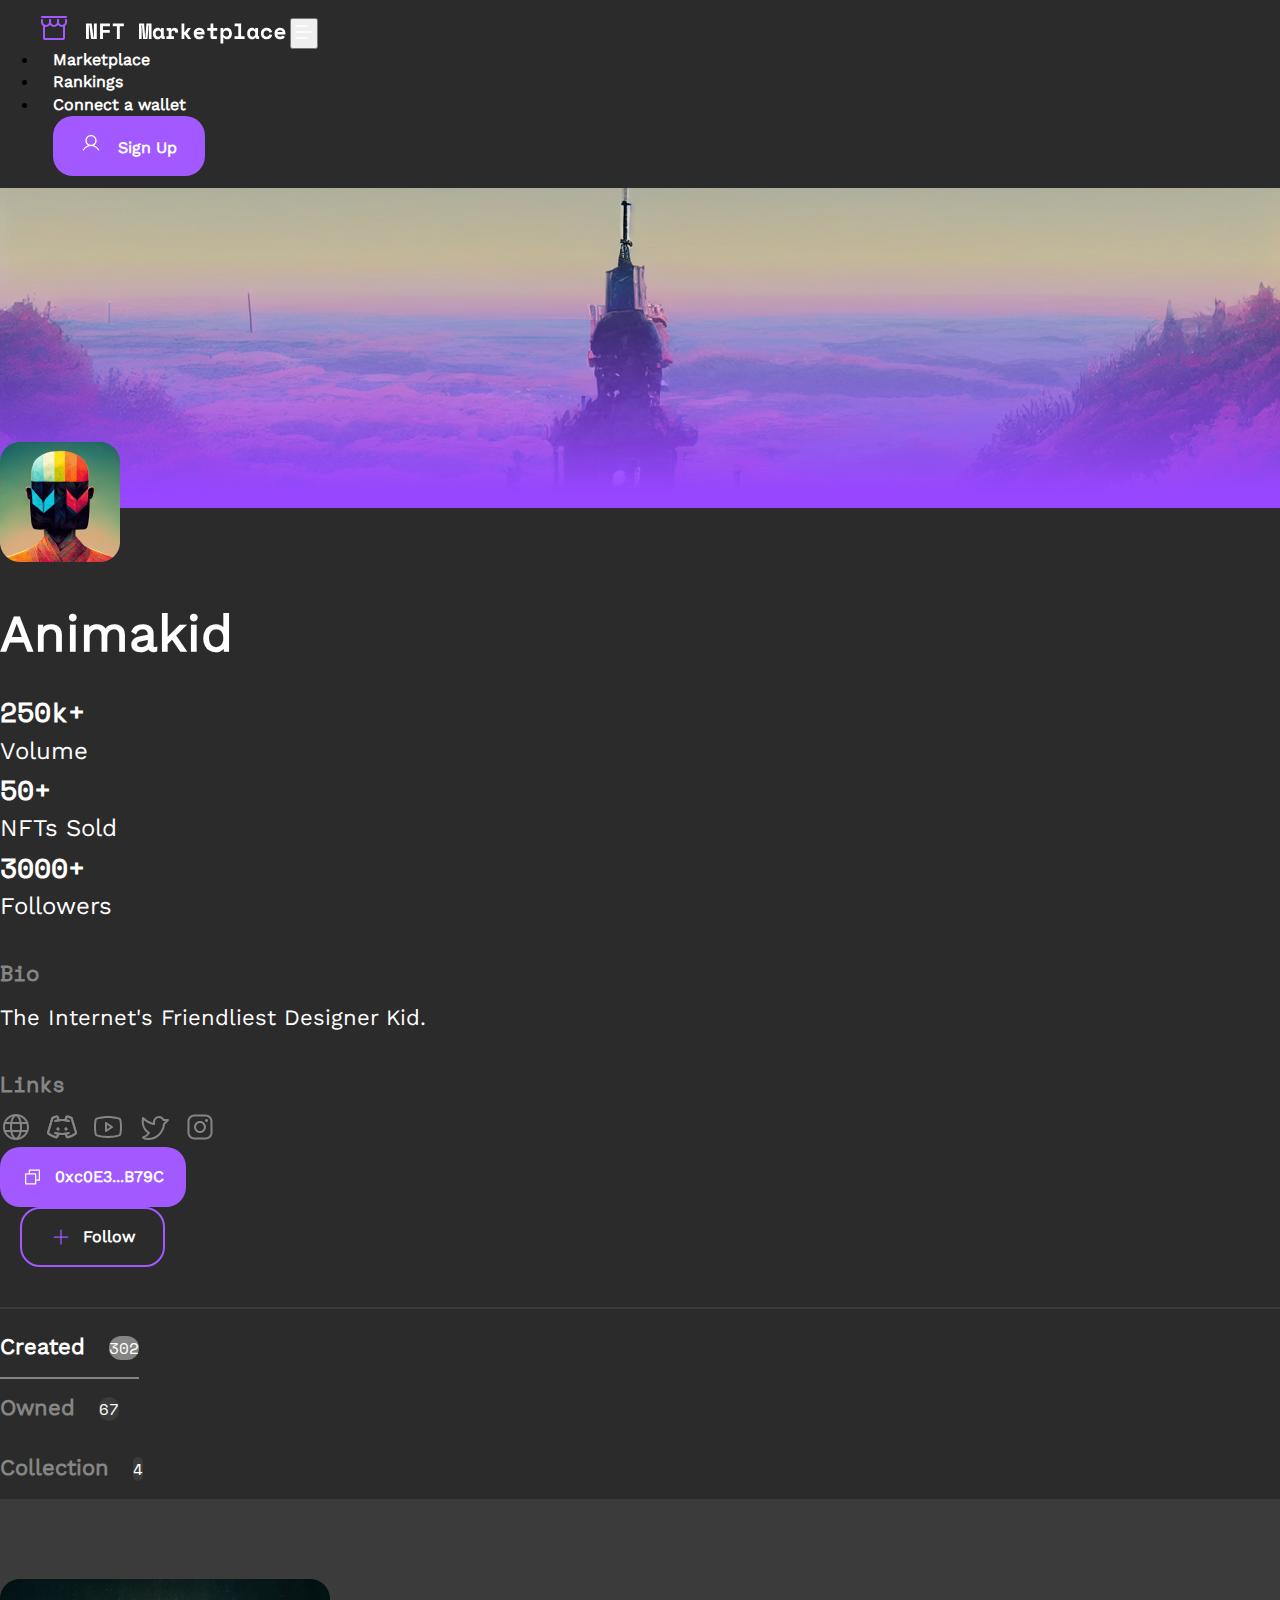
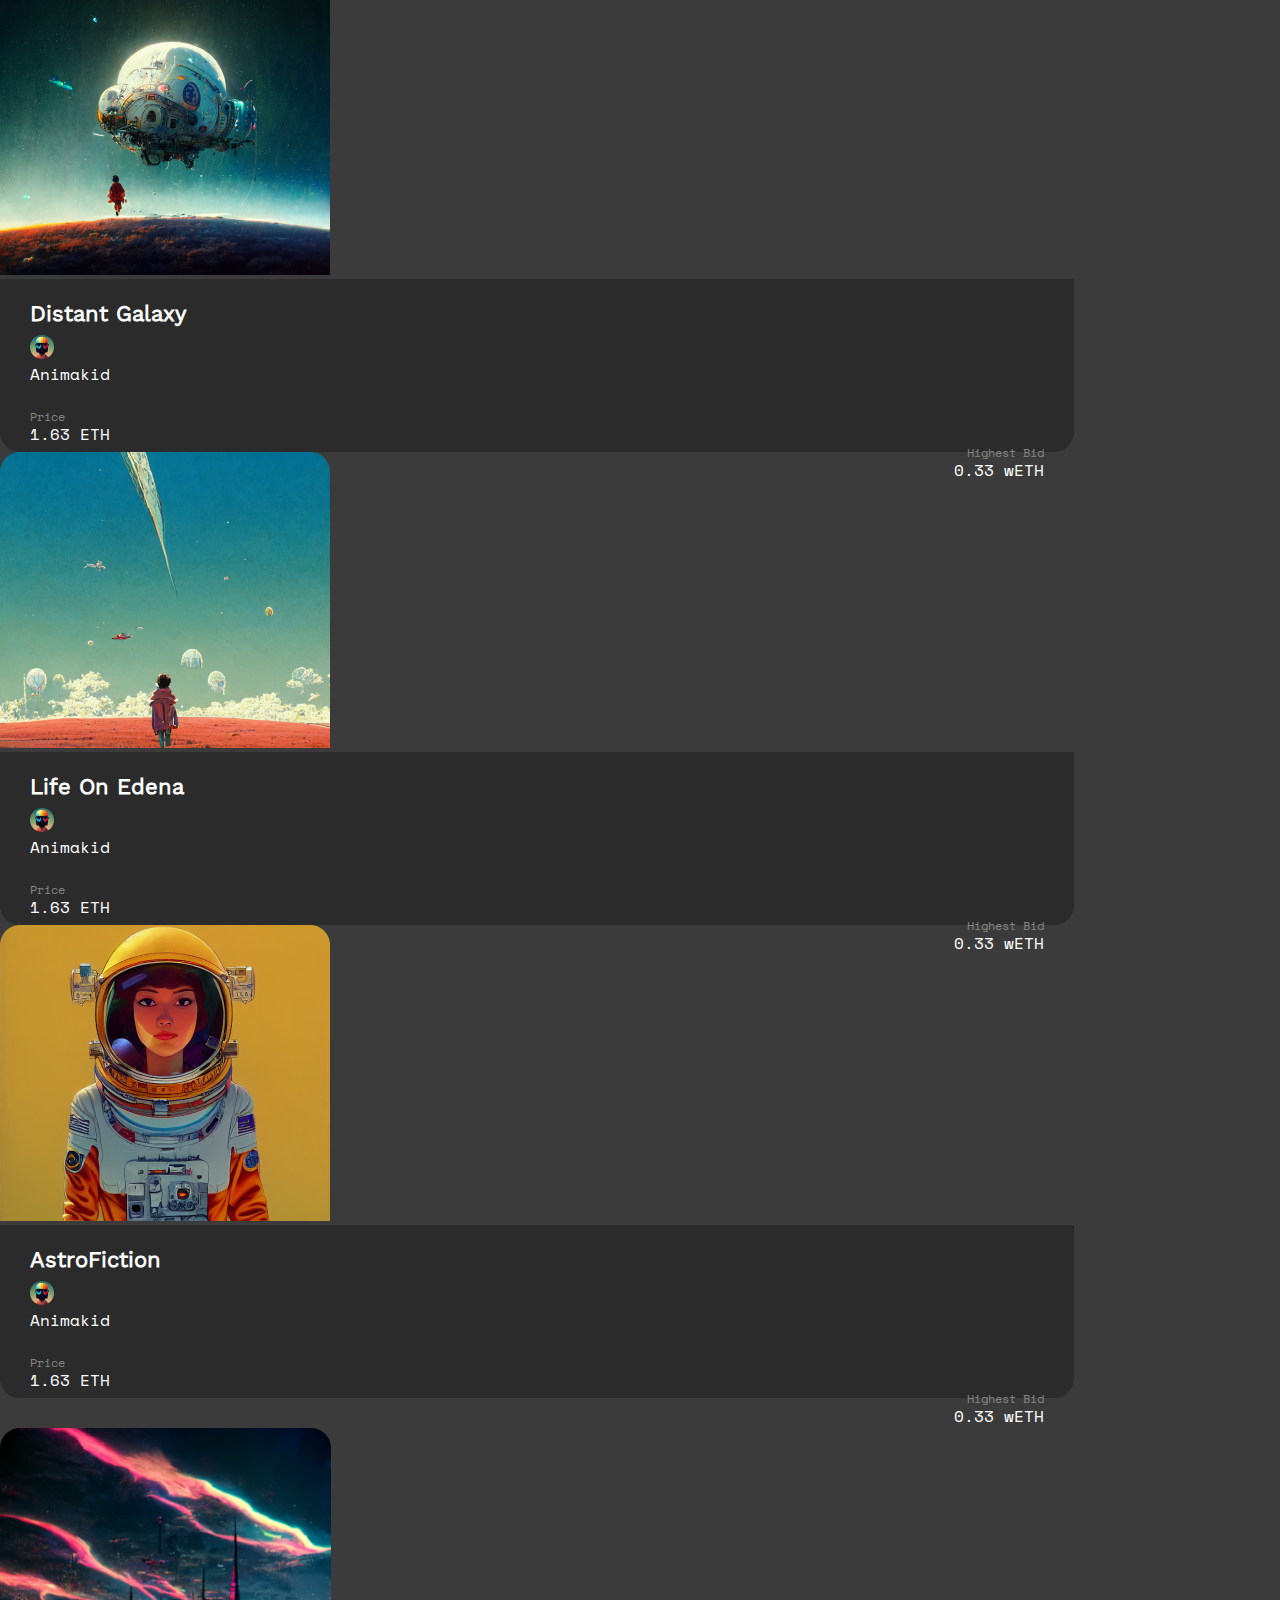
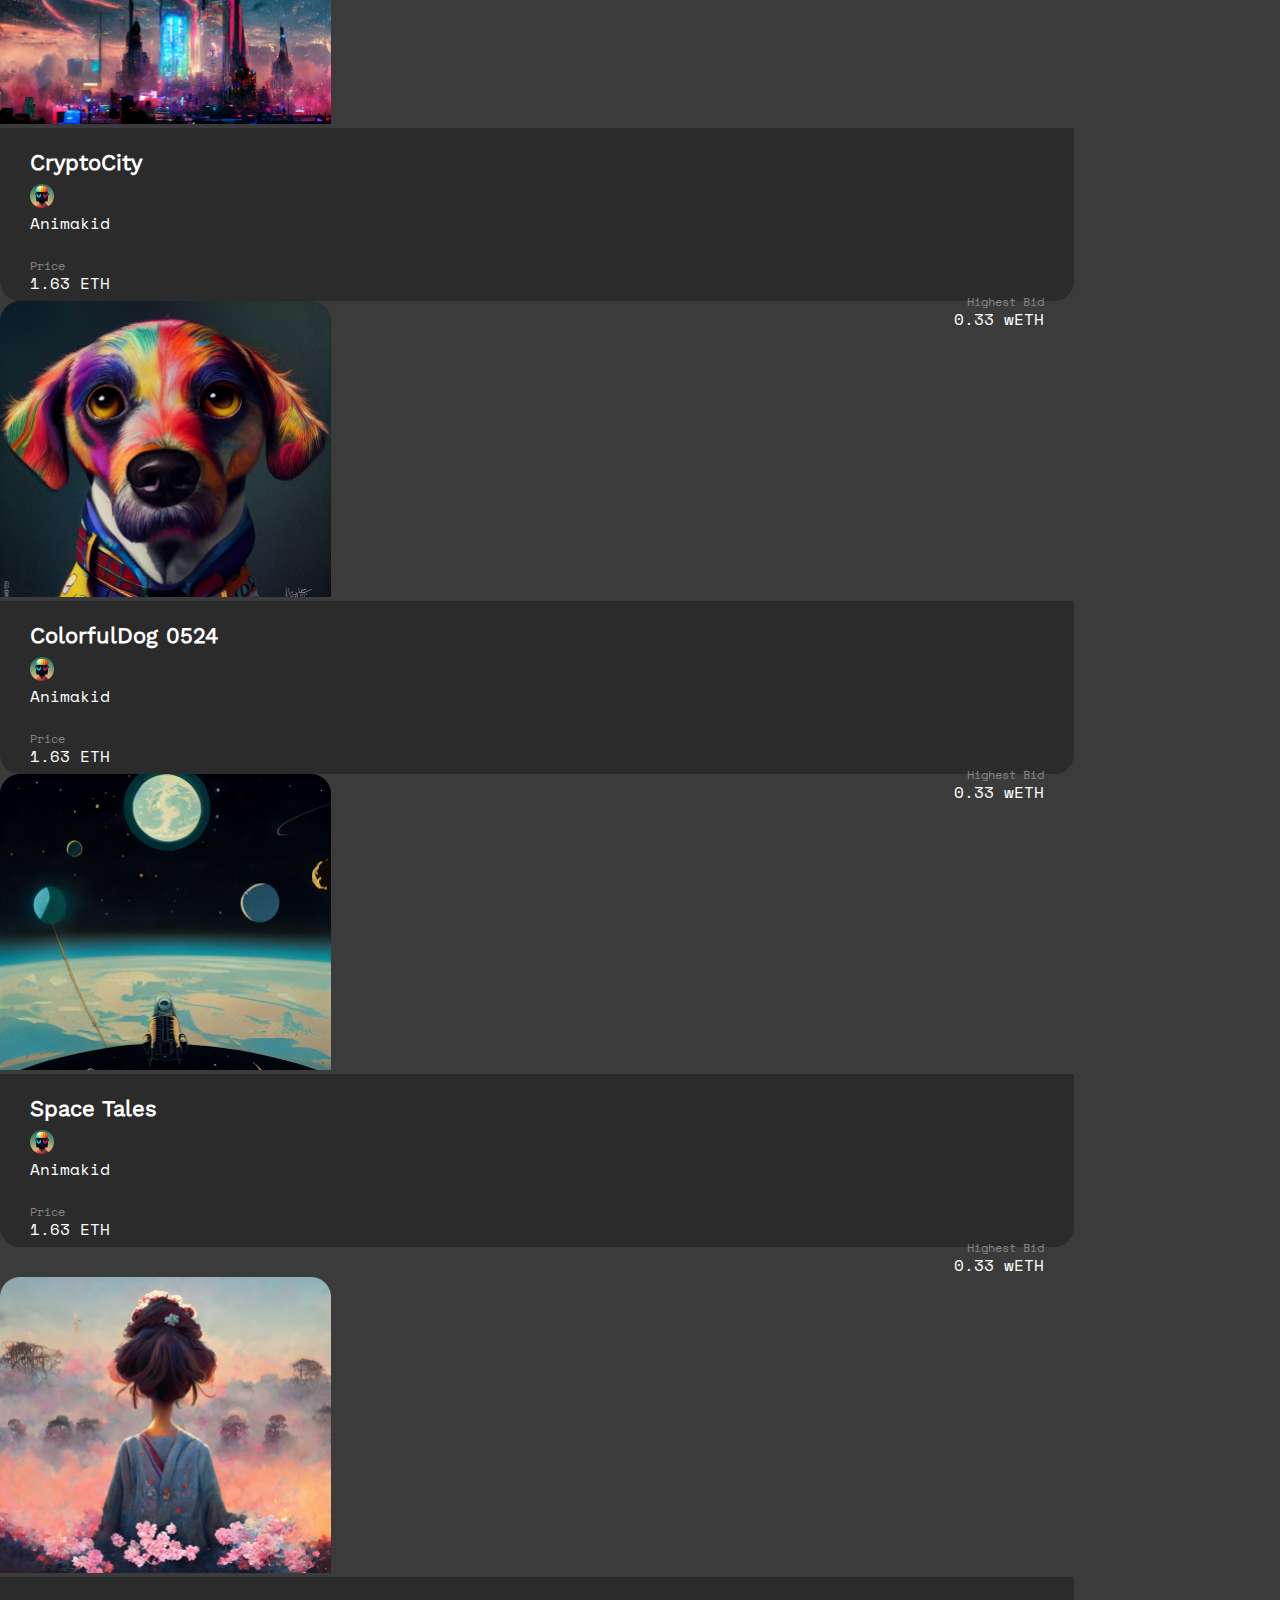
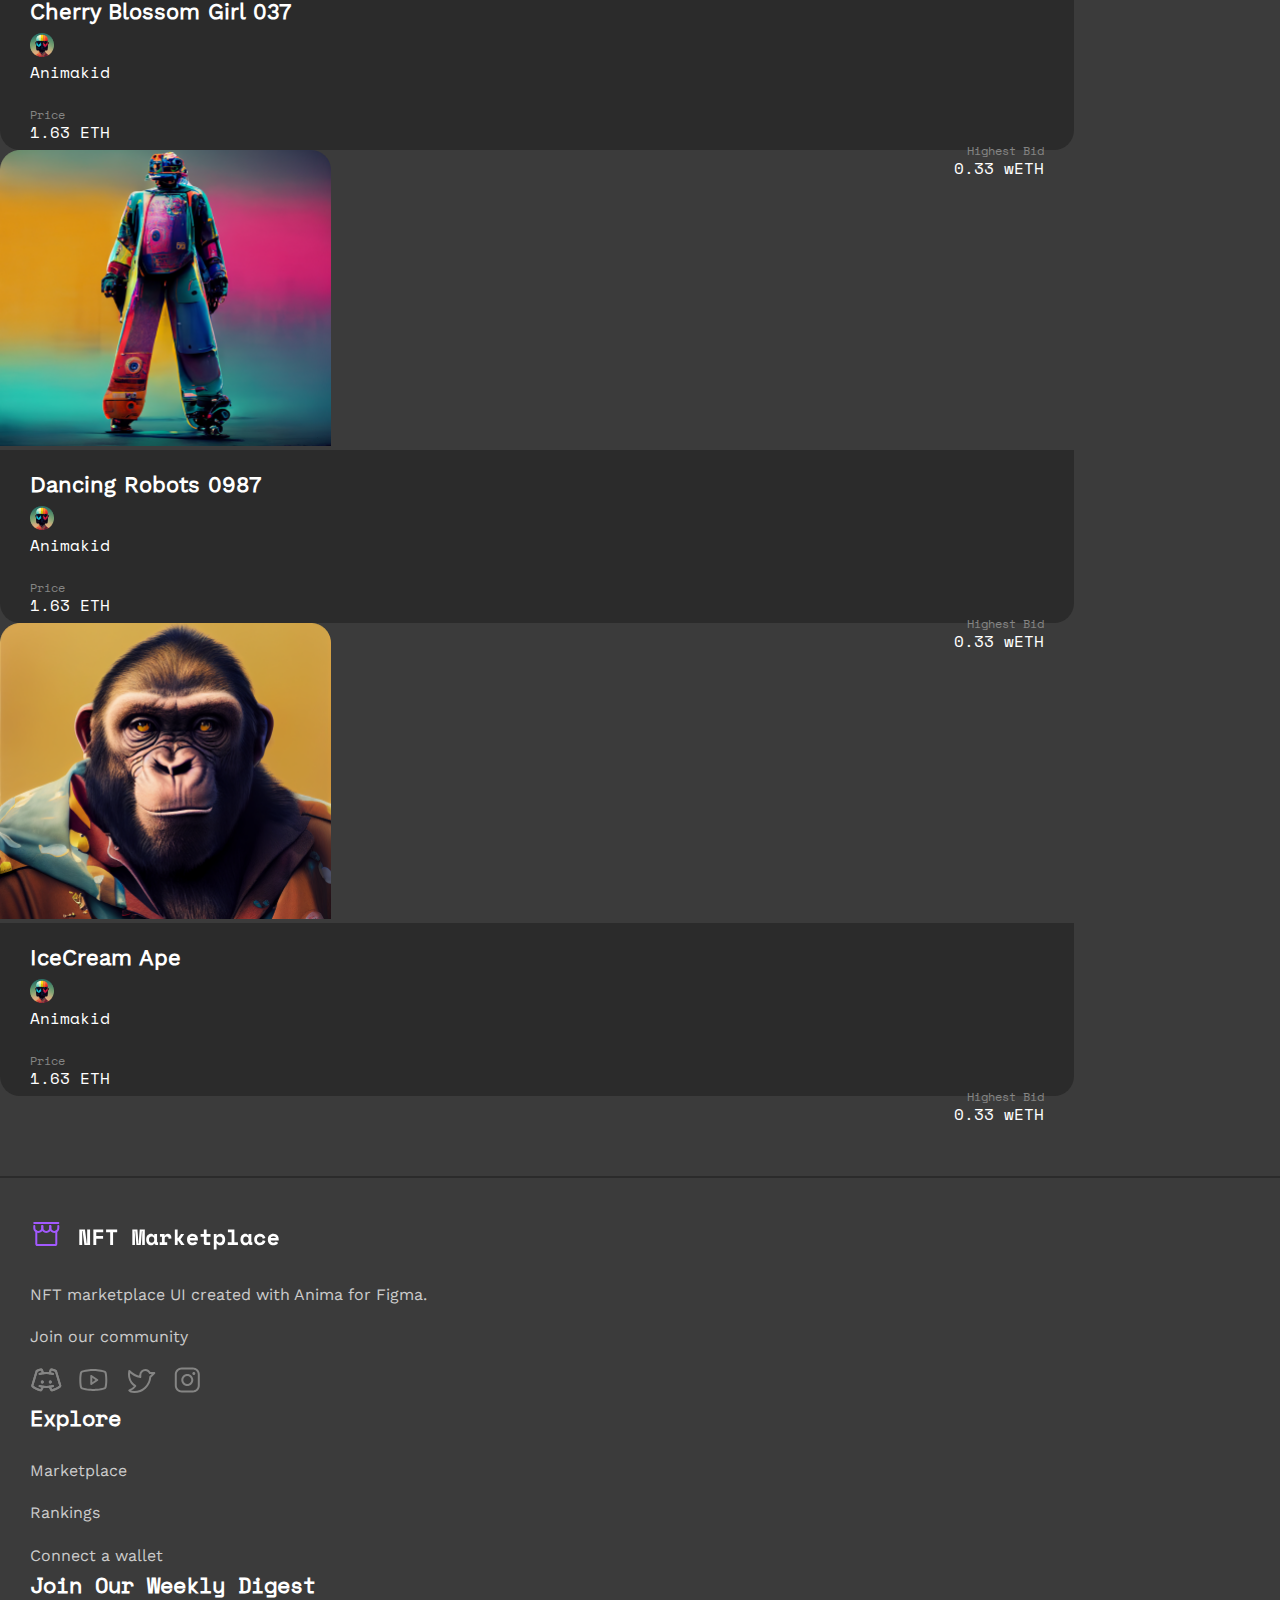
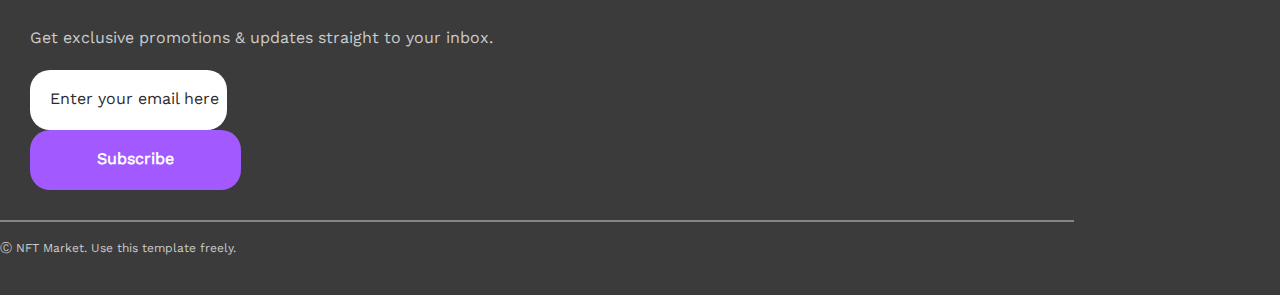
<file: artistpage.html>
<!DOCTYPE html>
<html lang="en">
<head>
    <meta charset="UTF-8">
    <meta name="viewport" content="width=device-width, initial-scale=1.0">
    <link rel="stylesheet" href="style.css">
    <link href="https://cdn.jsdelivr.net/npm/bootstrap@5.3.0/dist/css/bootstrap.min.css" rel="stylesheet" integrity="sha384-9ndCyUaIbzAi2FUVXJi0CjmCapSmO7SnpJef0486qhLnuZ2cdeRhO02iuK6FUUVM" crossorigin="anonymous">
    <script src="https://cdn.jsdelivr.net/npm/bootstrap@5.3.0/dist/js/bootstrap.bundle.min.js" integrity="sha384-geWF76RCwLtnZ8qwWowPQNguL3RmwHVBC9FhGdlKrxdiJJigb/j/68SIy3Te4Bkz" crossorigin="anonymous"></script>
    <title>Artist Page</title>
</head>
<body>
    <!-- HEADER -->
    <header>
        <nav class="navbar navbar-expand-lg">
            <div class="container-fluid mobile_container">
              <a class="navbar-brand d-flex align-items-center" href="index.html">
                <svg class="svg_1" xmlns="http://www.w3.org/2000/svg" width="32" height="32" viewBox="0 0 32 32" fill="none">
                    <path fill-rule="evenodd" clip-rule="evenodd" d="M6 12.4502C6.55228 12.4502 7 12.8979 7 13.4502V26.0002H25V13.4502C25 12.8979 25.4477 12.4502 26 12.4502C26.5523 12.4502 27 12.8979 27 13.4502V26.0002C27 26.5306 26.7893 27.0393 26.4142 27.4144C26.0391 27.7895 25.5304 28.0002 25 28.0002H7C6.46957 28.0002 5.96086 27.7895 5.58579 27.4144C5.21071 27.0393 5 26.5306 5 26.0002V13.4502C5 12.8979 5.44772 12.4502 6 12.4502Z" fill="#A259FF"/>
                    <path fill-rule="evenodd" clip-rule="evenodd" d="M3 5C3 4.44772 3.44772 4 4 4H28C28.5523 4 29 4.44772 29 5C29 5.55228 28.5523 6 28 6H4C3.44772 6 3 5.55228 3 5Z" fill="#A259FF"/>
                    <path fill-rule="evenodd" clip-rule="evenodd" d="M4 7C4.55228 7 5 7.44772 5 8V10C5 10.7956 5.31607 11.5587 5.87868 12.1213C6.44129 12.6839 7.20435 13 8 13C8.79565 13 9.55871 12.6839 10.1213 12.1213C10.6839 11.5587 11 10.7956 11 10V8C11 7.44772 11.4477 7 12 7C12.5523 7 13 7.44772 13 8V10C13 11.3261 12.4732 12.5979 11.5355 13.5355C10.5979 14.4732 9.32608 15 8 15C6.67392 15 5.40215 14.4732 4.46447 13.5355C3.52678 12.5979 3 11.3261 3 10V8C3 7.44772 3.44772 7 4 7Z" fill="#A259FF"/>
                    <path fill-rule="evenodd" clip-rule="evenodd" d="M12 7C12.5523 7 13 7.44772 13 8V10C13 10.7956 13.3161 11.5587 13.8787 12.1213C14.4413 12.6839 15.2044 13 16 13C16.7956 13 17.5587 12.6839 18.1213 12.1213C18.6839 11.5587 19 10.7956 19 10V8C19 7.44772 19.4477 7 20 7C20.5523 7 21 7.44772 21 8V10C21 11.3261 20.4732 12.5979 19.5355 13.5355C18.5979 14.4732 17.3261 15 16 15C14.6739 15 13.4021 14.4732 12.4645 13.5355C11.5268 12.5979 11 11.3261 11 10V8C11 7.44772 11.4477 7 12 7Z" fill="#A259FF"/>
                    <path fill-rule="evenodd" clip-rule="evenodd" d="M20 7C20.5523 7 21 7.44772 21 8V10C21 10.7956 21.3161 11.5587 21.8787 12.1213C22.4413 12.6839 23.2044 13 24 13C24.7956 13 25.5587 12.6839 26.1213 12.1213C26.6839 11.5587 27 10.7956 27 10V8C27 7.44772 27.4477 7 28 7C28.5523 7 29 7.44772 29 8V10C29 11.3261 28.4732 12.5979 27.5355 13.5355C26.5979 14.4732 25.3261 15 24 15C22.6739 15 21.4021 14.4732 20.4645 13.5355C19.5268 12.5979 19 11.3261 19 10V8C19 7.44772 19.4477 7 20 7Z" fill="#A259FF"/>
                  </svg>

                  <svg class="header_svg_2" xmlns="http://www.w3.org/2000/svg" width="200" height="21" viewBox="0 0 200 21" fill="none">
                    <path d="M7.48 14.5476H7.876V0.599609H10.78V15.9996H5.104L3.3 2.05161H2.904V15.9996H0V0.599609H5.676L7.48 14.5476Z" fill="white"/>
                    <path d="M14.0647 0.599609H23.9207V3.37161H16.9687V6.89161H23.7887V9.66361H16.9687V15.9996H14.0647V0.599609Z" fill="white"/>
                    <path d="M26.7874 0.599609H37.8754V3.37161H33.7834V15.9996H30.8794V3.37161H26.7874V0.599609Z" fill="white"/>
                    <path d="M53.0248 0.599609H58.1288L59.0088 12.1716V14.4156H59.5368V12.1716L60.4168 0.599609H65.5208V15.9996H62.8808V5.70361L63.1448 2.18361H62.6168L61.4728 15.9996H57.1168L55.9288 2.18361H55.4008L55.6648 5.70361V15.9996H53.0248V0.599609Z" fill="white"/>
                    <path d="M74.7895 14.4156C74.4962 15.1049 74.0855 15.5963 73.5575 15.8896C73.0295 16.1683 72.4135 16.3076 71.7095 16.3076C71.0495 16.3076 70.4262 16.1829 69.8395 15.9336C69.2675 15.6843 68.7615 15.3176 68.3215 14.8336C67.8815 14.3496 67.5295 13.7629 67.2655 13.0736C67.0162 12.3843 66.8915 11.5996 66.8915 10.7196V10.3676C66.8915 9.50228 67.0162 8.72494 67.2655 8.03561C67.5148 7.34628 67.8522 6.75961 68.2775 6.27561C68.7028 5.79161 69.1942 5.42494 69.7515 5.17561C70.3235 4.91161 70.9322 4.77961 71.5775 4.77961C72.3549 4.77961 72.9782 4.91161 73.4475 5.17561C73.9315 5.43961 74.3129 5.85028 74.5915 6.40761H74.9875V5.08761H77.7595V12.6996C77.7595 13.1396 77.9575 13.3596 78.3535 13.3596H78.7715V15.9996H76.8795C76.3809 15.9996 75.9702 15.8529 75.6475 15.5596C75.3395 15.2663 75.1855 14.8849 75.1855 14.4156H74.7895ZM72.3255 13.6676C73.1322 13.6676 73.7775 13.4036 74.2615 12.8756C74.7455 12.3329 74.9875 11.5996 74.9875 10.6756V10.4116C74.9875 9.48761 74.7455 8.76161 74.2615 8.23361C73.7775 7.69094 73.1322 7.41961 72.3255 7.41961C71.5189 7.41961 70.8735 7.69094 70.3895 8.23361C69.9055 8.76161 69.6635 9.48761 69.6635 10.4116V10.6756C69.6635 11.5996 69.9055 12.3329 70.3895 12.8756C70.8735 13.4036 71.5189 13.6676 72.3255 13.6676Z" fill="white"/>
                    <path d="M80.6702 5.08761H85.2902V6.67161H85.6862C85.8915 6.07028 86.2362 5.60828 86.7202 5.28561C87.2189 4.94828 87.8129 4.77961 88.5022 4.77961C89.5876 4.77961 90.4602 5.12428 91.1202 5.81361C91.7802 6.48828 92.1102 7.52228 92.1102 8.91561V9.39961L89.2502 9.66361V9.35561C89.2502 8.75428 89.0962 8.27761 88.7882 7.92561C88.4802 7.55894 88.0182 7.37561 87.4022 7.37561C86.7862 7.37561 86.3022 7.58828 85.9502 8.01361C85.5982 8.43894 85.4222 9.04761 85.4222 9.83961V13.3596H87.9302V15.9996H80.4062V13.3596H82.6502V7.72761H80.6702V5.08761Z" fill="white"/>
                    <path d="M98.3209 9.09161H98.8489L101.753 5.08761H104.789V5.21961L101.269 10.2136V10.6096L105.141 15.8676V15.9996H101.973L98.8489 11.7316H98.3209V15.9996H95.5489V0.599609H98.3209V9.09161Z" fill="white"/>
                    <path d="M110.582 11.4456C110.596 11.7683 110.67 12.0689 110.802 12.3476C110.948 12.6116 111.139 12.8463 111.374 13.0516C111.623 13.2423 111.902 13.3963 112.21 13.5136C112.532 13.6163 112.87 13.6676 113.222 13.6676C113.911 13.6676 114.439 13.5503 114.806 13.3156C115.172 13.0663 115.436 12.7729 115.598 12.4356L117.974 13.7556C117.842 14.0343 117.658 14.3276 117.424 14.6356C117.189 14.9289 116.881 15.2003 116.5 15.4496C116.133 15.6989 115.678 15.9043 115.136 16.0656C114.608 16.2269 113.984 16.3076 113.266 16.3076C112.444 16.3076 111.696 16.1756 111.022 15.9116C110.347 15.6476 109.76 15.2663 109.262 14.7676C108.778 14.2689 108.396 13.6603 108.118 12.9416C107.854 12.2229 107.722 11.4089 107.722 10.4996V10.3676C107.722 9.53161 107.861 8.76894 108.14 8.07961C108.433 7.39028 108.829 6.80361 109.328 6.31961C109.826 5.83561 110.406 5.46161 111.066 5.19761C111.74 4.91894 112.459 4.77961 113.222 4.77961C114.16 4.77961 114.967 4.94828 115.642 5.28561C116.316 5.60828 116.874 6.02628 117.314 6.53961C117.754 7.03828 118.076 7.59561 118.282 8.21161C118.487 8.81294 118.59 9.39961 118.59 9.97161V11.4456H110.582ZM113.2 7.28761C112.496 7.28761 111.924 7.47094 111.484 7.83761C111.044 8.18961 110.758 8.60028 110.626 9.06961H115.774C115.686 8.55628 115.407 8.13094 114.938 7.79361C114.483 7.45628 113.904 7.28761 113.2 7.28761Z" fill="white"/>
                    <path d="M121.302 5.08761H124.536V0.599609H127.308V5.08761H131.246V7.72761H127.308V12.6996C127.308 13.1396 127.506 13.3596 127.902 13.3596H130.85V15.9996H126.23C125.732 15.9996 125.321 15.8383 124.998 15.5156C124.69 15.1929 124.536 14.7823 124.536 14.2836V7.72761H121.302V5.08761Z" fill="white"/>
                    <path d="M137.281 20.3996H134.509V5.08761H137.281V6.67161H137.677C137.97 6.07028 138.396 5.60828 138.953 5.28561C139.51 4.94828 140.222 4.77961 141.087 4.77961C141.732 4.77961 142.341 4.90428 142.913 5.15361C143.5 5.40294 144.006 5.76961 144.431 6.25361C144.871 6.72294 145.216 7.30228 145.465 7.99161C145.729 8.68094 145.861 9.46561 145.861 10.3456V10.7416C145.861 11.6363 145.736 12.4283 145.487 13.1176C145.238 13.8069 144.9 14.3936 144.475 14.8776C144.05 15.3469 143.544 15.7063 142.957 15.9556C142.385 16.1903 141.762 16.3076 141.087 16.3076C140.588 16.3076 140.156 16.2563 139.789 16.1536C139.422 16.0509 139.1 15.9116 138.821 15.7356C138.557 15.5596 138.33 15.3616 138.139 15.1416C137.963 14.9069 137.809 14.6649 137.677 14.4156H137.281V20.3996ZM140.185 13.6676C141.05 13.6676 141.747 13.4036 142.275 12.8756C142.818 12.3329 143.089 11.5996 143.089 10.6756V10.4116C143.089 9.48761 142.818 8.76161 142.275 8.23361C141.747 7.69094 141.05 7.41961 140.185 7.41961C139.32 7.41961 138.616 7.69828 138.073 8.25561C137.545 8.79828 137.281 9.51694 137.281 10.4116V10.6756C137.281 11.5703 137.545 12.2963 138.073 12.8536C138.616 13.3963 139.32 13.6676 140.185 13.6676Z" fill="white"/>
                    <path d="M148.486 13.3596H152.314V3.23961H148.618V0.599609H155.086V13.3596H158.65V15.9996H148.486V13.3596Z" fill="white"/>
                    <path d="M169.084 14.4156C168.791 15.1049 168.38 15.5963 167.852 15.8896C167.324 16.1683 166.708 16.3076 166.004 16.3076C165.344 16.3076 164.721 16.1829 164.134 15.9336C163.562 15.6843 163.056 15.3176 162.616 14.8336C162.176 14.3496 161.824 13.7629 161.56 13.0736C161.311 12.3843 161.186 11.5996 161.186 10.7196V10.3676C161.186 9.50228 161.311 8.72494 161.56 8.03561C161.81 7.34628 162.147 6.75961 162.572 6.27561C162.998 5.79161 163.489 5.42494 164.046 5.17561C164.618 4.91161 165.227 4.77961 165.872 4.77961C166.65 4.77961 167.273 4.91161 167.742 5.17561C168.226 5.43961 168.608 5.85028 168.886 6.40761H169.282V5.08761H172.054V12.6996C172.054 13.1396 172.252 13.3596 172.648 13.3596H173.066V15.9996H171.174C170.676 15.9996 170.265 15.8529 169.942 15.5596C169.634 15.2663 169.48 14.8849 169.48 14.4156H169.084ZM166.62 13.6676C167.427 13.6676 168.072 13.4036 168.556 12.8756C169.04 12.3329 169.282 11.5996 169.282 10.6756V10.4116C169.282 9.48761 169.04 8.76161 168.556 8.23361C168.072 7.69094 167.427 7.41961 166.62 7.41961C165.814 7.41961 165.168 7.69094 164.684 8.23361C164.2 8.76161 163.958 9.48761 163.958 10.4116V10.6756C163.958 11.5996 164.2 12.3329 164.684 12.8756C165.168 13.4036 165.814 13.6676 166.62 13.6676Z" fill="white"/>
                    <path d="M186.141 11.9956C185.892 13.2863 185.298 14.3276 184.359 15.1196C183.435 15.9116 182.196 16.3076 180.641 16.3076C179.834 16.3076 179.079 16.1829 178.375 15.9336C177.686 15.6843 177.084 15.3249 176.571 14.8556C176.058 14.3863 175.654 13.8069 175.361 13.1176C175.068 12.4283 174.921 11.6436 174.921 10.7636V10.4996C174.921 9.61961 175.068 8.82761 175.361 8.12361C175.654 7.41961 176.058 6.81828 176.571 6.31961C177.099 5.82094 177.708 5.43961 178.397 5.17561C179.101 4.91161 179.849 4.77961 180.641 4.77961C182.166 4.77961 183.398 5.17561 184.337 5.96761C185.29 6.75961 185.892 7.80094 186.141 9.09161L183.413 9.79561C183.325 9.15028 183.046 8.59295 182.577 8.12361C182.108 7.65428 181.448 7.41961 180.597 7.41961C180.201 7.41961 179.827 7.49294 179.475 7.63961C179.123 7.78628 178.815 7.99894 178.551 8.27761C178.287 8.54161 178.074 8.87161 177.913 9.26761C177.766 9.64894 177.693 10.0816 177.693 10.5656V10.6976C177.693 11.1816 177.766 11.6143 177.913 11.9956C178.074 12.3623 178.287 12.6703 178.551 12.9196C178.815 13.1689 179.123 13.3596 179.475 13.4916C179.827 13.6089 180.201 13.6676 180.597 13.6676C181.448 13.6676 182.093 13.4549 182.533 13.0296C182.988 12.6043 183.281 12.0323 183.413 11.3136L186.141 11.9956Z" fill="white"/>
                    <path d="M191.406 11.4456C191.421 11.7683 191.494 12.0689 191.626 12.3476C191.773 12.6116 191.963 12.8463 192.198 13.0516C192.447 13.2423 192.726 13.3963 193.034 13.5136C193.357 13.6163 193.694 13.6676 194.046 13.6676C194.735 13.6676 195.263 13.5503 195.63 13.3156C195.997 13.0663 196.261 12.7729 196.422 12.4356L198.798 13.7556C198.666 14.0343 198.483 14.3276 198.248 14.6356C198.013 14.9289 197.705 15.2003 197.324 15.4496C196.957 15.6989 196.503 15.9043 195.96 16.0656C195.432 16.2269 194.809 16.3076 194.09 16.3076C193.269 16.3076 192.521 16.1756 191.846 15.9116C191.171 15.6476 190.585 15.2663 190.086 14.7676C189.602 14.2689 189.221 13.6603 188.942 12.9416C188.678 12.2229 188.546 11.4089 188.546 10.4996V10.3676C188.546 9.53161 188.685 8.76894 188.964 8.07961C189.257 7.39028 189.653 6.80361 190.152 6.31961C190.651 5.83561 191.23 5.46161 191.89 5.19761C192.565 4.91894 193.283 4.77961 194.046 4.77961C194.985 4.77961 195.791 4.94828 196.466 5.28561C197.141 5.60828 197.698 6.02628 198.138 6.53961C198.578 7.03828 198.901 7.59561 199.106 8.21161C199.311 8.81294 199.414 9.39961 199.414 9.97161V11.4456H191.406ZM194.024 7.28761C193.32 7.28761 192.748 7.47094 192.308 7.83761C191.868 8.18961 191.582 8.60028 191.45 9.06961H196.598C196.51 8.55628 196.231 8.13094 195.762 7.79361C195.307 7.45628 194.728 7.28761 194.024 7.28761Z" fill="white"/>
                  </svg>
              </a>
              <button class="navbar-toggler" type="button" data-bs-toggle="collapse" data-bs-target="#navbarNav">
                <svg xmlns="http://www.w3.org/2000/svg" width="24" height="24" viewBox="0 0 24 24" fill="none">
                  <path fill-rule="evenodd" clip-rule="evenodd" d="M3 12C3 11.5858 3.33579 11.25 3.75 11.25H20.25C20.6642 11.25 21 11.5858 21 12C21 12.4142 20.6642 12.75 20.25 12.75H3.75C3.33579 12.75 3 12.4142 3 12Z" fill="white"/>
                  <path fill-rule="evenodd" clip-rule="evenodd" d="M3 6C3 5.58579 3.33579 5.25 3.75 5.25H15C15.4142 5.25 15.75 5.58579 15.75 6C15.75 6.41421 15.4142 6.75 15 6.75H3.75C3.33579 6.75 3 6.41421 3 6Z" fill="white"/>
                  <path fill-rule="evenodd" clip-rule="evenodd" d="M3 18C3 17.5858 3.33579 17.25 3.75 17.25H15C15.4142 17.25 15.75 17.5858 15.75 18C15.75 18.4142 15.4142 18.75 15 18.75H3.75C3.33579 18.75 3 18.4142 3 18Z" fill="white"/>
                </svg>
              </button>
              <div class="collapse navbar-collapse" id="navbarNav">
                <ul class="navbar-nav ms-auto">
                  <li class="nav-item">
                    <a class="nav-link nav_link" href="marketplace.html">Marketplace</a>
                  </li>
                  <li class="nav-item">
                    <a class="nav-link nav_link" href="rankings.html">Rankings</a>
                  </li>
                  <li class="nav-item">
                    <a class="nav-link nav_link" href="connectwallet.html">Connect a wallet</a>
                  </li>
                </ul>
                <a href="signup.html">
                <button type="button" class="navbar_button">
                  <svg class="svg_2" xmlns="http://www.w3.org/2000/svg" width="20" height="20" viewBox="0 0 20 20" fill="none">
                    <path fill-rule="evenodd" clip-rule="evenodd" d="M10 3.125C7.58375 3.125 5.625 5.08375 5.625 7.5C5.625 9.91625 7.58375 11.875 10 11.875C12.4162 11.875 14.375 9.91625 14.375 7.5C14.375 5.08375 12.4162 3.125 10 3.125ZM4.375 7.5C4.375 4.3934 6.8934 1.875 10 1.875C13.1066 1.875 15.625 4.3934 15.625 7.5C15.625 10.6066 13.1066 13.125 10 13.125C6.8934 13.125 4.375 10.6066 4.375 7.5Z" fill="white"/>
                    <path fill-rule="evenodd" clip-rule="evenodd" d="M10 13.1245C8.57364 13.1245 7.17241 13.5 5.93717 14.2132C4.70194 14.9265 3.67623 15.9523 2.96317 17.1877C2.79061 17.4866 2.40837 17.5891 2.10942 17.4165C1.81047 17.2439 1.70802 16.8617 1.88058 16.5628C2.70335 15.1374 3.88686 13.9537 5.31212 13.1307C6.73739 12.3078 8.3542 11.8745 10 11.8745C11.6458 11.8745 13.2626 12.3078 14.6879 13.1307C16.1131 13.9537 17.2966 15.1374 18.1194 16.5628C18.292 16.8617 18.1895 17.2439 17.8906 17.4165C17.5916 17.5891 17.2094 17.4866 17.0368 17.1877C16.3238 15.9523 15.2981 14.9265 14.0628 14.2132C12.8276 13.5 11.4264 13.1245 10 13.1245Z" fill="white"/>
                  </svg>

                  Sign Up
                </button></a>
              </div>
            </div>
          </nav>
    </header>
    <!-- PROFILE BACKGROUND -->
    <div class="container-fluid p-0">
        <div class="row-fluid">
            <div class="col-md-12 col-12">
                <img src="assets/img/profile_background.png" alt="Image" class="profile_background_img w-100 mobile_dn">

                <img src="assets/img/profile_background_mobile.png" alt="Image" class="profile_background_img_mobile w-100 mobile_db">
            </div>
        </div>
    </div>
    <!-- PROFILE AVATAR -->
    <div class="container avatar_container d-flex">
        <img src="assets/img/Avatar.png"> 
    </div>
    <!-- PROFILE CONTENT -->
    <div class="container container_animakid">
        <div class="row">
            <div class="col-md-7 col-12">
                <div class="row">
                    <h2 class="h2_anima">Animakid</h2>
                </div> 
                <div class="row row_m30 mobile_db">
                    <div class="col-12">
                        <button type="button" class="button_b79 mobile_db w-100">
                            <svg class="svg_3" xmlns="http://www.w3.org/2000/svg" width="21" height="20" viewBox="0 0 21 20" fill="none">
                                <path fill-rule="evenodd" clip-rule="evenodd" d="M6.75 3.125C6.75 2.77982 7.02982 2.5 7.375 2.5H17.375C17.7202 2.5 18 2.77982 18 3.125V13.125C18 13.4702 17.7202 13.75 17.375 13.75H13.625C13.2798 13.75 13 13.4702 13 13.125C13 12.7798 13.2798 12.5 13.625 12.5H16.75V3.75H8V6.875C8 7.22018 7.72018 7.5 7.375 7.5C7.02982 7.5 6.75 7.22018 6.75 6.875V3.125Z" fill="white"/>
                                <path fill-rule="evenodd" clip-rule="evenodd" d="M3 6.875C3 6.52982 3.27982 6.25 3.625 6.25H13.625C13.9702 6.25 14.25 6.52982 14.25 6.875V16.875C14.25 17.2202 13.9702 17.5 13.625 17.5H3.625C3.27982 17.5 3 17.2202 3 16.875V6.875ZM4.25 7.5V16.25H13V7.5H4.25Z" fill="white"/>
                            </svg>
        
                            0xc0E3...B79C
                        </button>
                    </div>
                </div>
                <div class="row row_m20 mobile_db">
                    <div class="col-12">
                        <button type="button" class="button_follow mobile_db w-100 m-0">
                            <svg class="svg_3" xmlns="http://www.w3.org/2000/svg" width="20" height="20" viewBox="0 0 20 20" fill="none">
                                <path fill-rule="evenodd" clip-rule="evenodd" d="M2.5 10C2.5 9.65482 2.77982 9.375 3.125 9.375H16.875C17.2202 9.375 17.5 9.65482 17.5 10C17.5 10.3452 17.2202 10.625 16.875 10.625H3.125C2.77982 10.625 2.5 10.3452 2.5 10Z" fill="#A259FF"/>
                                <path fill-rule="evenodd" clip-rule="evenodd" d="M10 2.5C10.3452 2.5 10.625 2.77982 10.625 3.125V16.875C10.625 17.2202 10.3452 17.5 10 17.5C9.65482 17.5 9.375 17.2202 9.375 16.875V3.125C9.375 2.77982 9.65482 2.5 10 2.5Z" fill="#A259FF"/>
                            </svg>
        
                            Follow
                        </button>
                    </div>
                </div>
                <div class="row row_m30">
                    <div class="col-md-3 col-4 cstm_m">
                        <h4 class="h4_1">250k+</h4>

                        <p class="text_2">Volume</p>
                    </div>
                    <div class="col-md-3 col-4 cstm_m">
                        <h4 class="h4_1">50+</h4>

                        <p class="text_2">NFTs Sold</p>
                    </div>
                    <div class="col-md-3 col-4 cstm_m">
                        <h4 class="h4_1">3000+</h4>

                        <p class="text_2">Followers</p>
                    </div>
                </div>
                <div class="row row_m30">
                    <h5 class="h5_bio">Bio</h5>
                </div>
                <div class="row row_m10">
                    <p class="anima_text_1">The internet's friendliest designer kid.</p>
                </div>
                <div class="row row_m30">
                    <h5 class="h5_bio">Links</h5>
                </div>
                <div class="row row_m10">
                    <div class="d-flex">
                        <a href="https://www.animaapp.com" class="cstm_mr_10">
                            <svg xmlns="http://www.w3.org/2000/svg" width="32" height="32" viewBox="0 0 32 32" fill="none">
                                <path fill-rule="evenodd" clip-rule="evenodd" d="M16 5C9.92487 5 5 9.92487 5 16C5 22.0751 9.92487 27 16 27C22.0751 27 27 22.0751 27 16C27 9.92487 22.0751 5 16 5ZM3 16C3 8.8203 8.8203 3 16 3C23.1797 3 29 8.8203 29 16C29 23.1797 23.1797 29 16 29C8.8203 29 3 23.1797 3 16Z" fill="#858584"/>
                                <path fill-rule="evenodd" clip-rule="evenodd" d="M3.6875 12C3.6875 11.4477 4.13522 11 4.6875 11H27.3125C27.8648 11 28.3125 11.4477 28.3125 12C28.3125 12.5523 27.8648 13 27.3125 13H4.6875C4.13522 13 3.6875 12.5523 3.6875 12Z" fill="#858584"/>
                                <path fill-rule="evenodd" clip-rule="evenodd" d="M3.6875 20C3.6875 19.4477 4.13522 19 4.6875 19H27.3125C27.8648 19 28.3125 19.4477 28.3125 20C28.3125 20.5523 27.8648 21 27.3125 21H4.6875C4.13522 21 3.6875 20.5523 3.6875 20Z" fill="#858584"/>
                                <path fill-rule="evenodd" clip-rule="evenodd" d="M13.3837 8.13841C12.5439 10.0995 12 12.8783 12 16.0002C12 19.1221 12.5439 21.9009 13.3837 23.862C13.8044 24.8443 14.2797 25.5753 14.7565 26.0462C15.229 26.5129 15.6481 26.6752 16 26.6752C16.3519 26.6752 16.771 26.5129 17.2435 26.0462C17.7203 25.5753 18.1956 24.8443 18.6163 23.862C19.4561 21.9009 20 19.1221 20 16.0002C20 12.8783 19.4561 10.0995 18.6163 8.13841C18.1956 7.15609 17.7203 6.42507 17.2435 5.95417C16.771 5.4875 16.3519 5.3252 16 5.3252C15.6481 5.3252 15.229 5.4875 14.7565 5.95417C14.2797 6.42507 13.8044 7.15609 13.3837 8.13841ZM13.3511 4.53118C14.075 3.81627 14.9712 3.3252 16 3.3252C17.0288 3.3252 17.9251 3.81627 18.6489 4.53118C19.3685 5.24186 19.9707 6.2206 20.4548 7.35104C21.4246 9.61551 22 12.6741 22 16.0002C22 19.3263 21.4246 22.3849 20.4548 24.6493C19.9707 25.7798 19.3685 26.7585 18.6489 27.4692C17.925 28.1841 17.0288 28.6752 16 28.6752C14.9712 28.6752 14.075 28.1841 13.3511 27.4692C12.6315 26.7585 12.0293 25.7798 11.5452 24.6493C10.5754 22.3849 10 19.3263 10 16.0002C10 12.6741 10.5754 9.61551 11.5452 7.35104C12.0293 6.2206 12.6315 5.24186 13.3511 4.53118Z" fill="#858584"/>
                            </svg>
                        </a>
                        <a href="https://www.discord.com" class="cstm_mr_10">
                            <svg xmlns="http://www.w3.org/2000/svg" width="32" height="32" viewBox="0 0 32 32" fill="none">
                                <path d="M12 19.5C12.8284 19.5 13.5 18.8284 13.5 18C13.5 17.1716 12.8284 16.5 12 16.5C11.1716 16.5 10.5 17.1716 10.5 18C10.5 18.8284 11.1716 19.5 12 19.5Z" fill="#858584"/>
                                <path d="M20 19.5C20.8284 19.5 21.5 18.8284 21.5 18C21.5 17.1716 20.8284 16.5 20 16.5C19.1716 16.5 18.5 17.1716 18.5 18C18.5 18.8284 19.1716 19.5 20 19.5Z" fill="#858584"/>
                                <path fill-rule="evenodd" clip-rule="evenodd" d="M15.9927 9.99959C13.8249 9.98356 11.6678 10.3055 9.59914 10.9539C9.07213 11.119 8.51101 10.8257 8.34584 10.2987C8.18067 9.77168 8.474 9.21056 9.00101 9.04539C11.2656 8.33563 13.6269 7.98281 16.0001 7.99959C18.3732 7.98281 20.7345 8.33563 22.9991 9.04539C23.5261 9.21056 23.8195 9.77168 23.6543 10.2987C23.4891 10.8257 22.928 11.119 22.401 10.9539C20.3323 10.3055 18.1753 9.98356 16.0075 9.99959H15.9927Z" fill="#858584"/>
                                <path fill-rule="evenodd" clip-rule="evenodd" d="M8.34584 21.701C8.51101 21.1739 9.07213 20.8806 9.59914 21.0458C11.6678 21.6941 13.8249 22.0161 15.9927 22.0001H16.0075C18.1753 22.0161 20.3323 21.6941 22.401 21.0458C22.928 20.8806 23.4891 21.1739 23.6543 21.701C23.8195 22.228 23.5261 22.7891 22.9991 22.9543C20.7345 23.664 18.3732 24.0168 16.0001 24C13.6269 24.0168 11.2656 23.664 9.00101 22.9543C8.474 22.7891 8.18067 22.228 8.34584 21.701Z" fill="#858584"/>
                                <path fill-rule="evenodd" clip-rule="evenodd" d="M20.2199 4.81121C20.6504 4.56852 21.1551 4.49267 21.6378 4.59812C22.9554 4.88366 24.2453 5.28424 25.4928 5.79524C25.7736 5.90352 26.0259 6.07496 26.2299 6.29638C26.4362 6.52018 26.5875 6.78885 26.672 7.08115L30.9079 21.2255C31.0183 21.594 31.0209 21.9865 30.9152 22.3563C30.8095 22.7262 30.6 23.0581 30.3116 23.3126L30.3064 23.3171C28.2389 25.1161 25.4376 26.4777 22.2556 27.2577C21.8136 27.3703 21.3462 27.3265 20.9327 27.1336C20.521 26.9414 20.1882 26.6132 19.9903 26.2044L18.482 23.2129C18.2334 22.7197 18.4316 22.1184 18.9248 21.8698C19.4179 21.6211 20.0193 21.8194 20.2679 22.3125L21.7804 25.3125L21.7815 25.3147C24.7194 24.5943 27.2136 23.3571 28.9936 21.8083L29.65 22.5627L28.9884 21.8128C28.9902 21.8113 28.9915 21.8092 28.9921 21.8069C28.9928 21.8046 28.9928 21.8022 28.9921 21.7999L24.756 7.65465C24.7525 7.65325 24.7489 7.65182 24.7454 7.65037C23.6025 7.18149 22.4206 6.81412 21.2132 6.55253L21.211 6.55205C21.208 6.55139 21.2049 6.55186 21.2022 6.55337C21.1998 6.55473 21.1979 6.55684 21.1969 6.55937L20.212 9.53905C20.0386 10.0634 19.473 10.348 18.9486 10.1747C18.4243 10.0013 18.1397 9.43574 18.313 8.91136L19.3034 5.91516C19.4629 5.44707 19.7892 5.0541 20.2199 4.81121Z" fill="#858584"/>
                                <path fill-rule="evenodd" clip-rule="evenodd" d="M10.7977 6.55337C10.795 6.55186 10.7919 6.55139 10.7889 6.55205L10.7867 6.55252C9.57939 6.81412 8.39743 7.18148 7.25453 7.65037C7.251 7.65182 7.24746 7.65324 7.24392 7.65465L3.00794 21.7996C3.00725 21.8019 3.00715 21.8046 3.00781 21.8069C3.0084 21.809 3.00951 21.8108 3.01103 21.8123C4.79072 23.3593 7.28311 24.5949 10.2185 25.3147L10.2195 25.3125L11.732 22.3125C11.9807 21.8194 12.582 21.6211 13.0752 21.8698C13.5683 22.1184 13.7665 22.7197 13.5179 23.2129L12.0097 26.2045C11.8118 26.6132 11.479 26.9414 11.0672 27.1336C10.6537 27.3265 10.1863 27.3703 9.74432 27.2577C6.56239 26.4777 3.76102 25.1161 1.69355 23.3171L1.68837 23.3126C1.3999 23.0581 1.19044 22.7262 1.08476 22.3563C0.979102 21.9865 0.981619 21.5942 1.092 21.2258C1.09198 21.2259 1.09203 21.2257 1.092 21.2258L5.3279 7.08117C5.41243 6.78887 5.56377 6.52019 5.77003 6.29638C5.97408 6.07496 6.2263 5.90352 6.50711 5.79524C7.75497 5.28409 9.04529 4.88344 10.3632 4.59788C10.8456 4.49279 11.3499 4.5687 11.78 4.81121C12.2108 5.05409 12.537 5.44708 12.6965 5.91518L12.6995 5.92385L13.6869 8.91136C13.8603 9.43574 13.5757 10.0013 13.0513 10.1747C12.5269 10.348 11.9613 10.0634 11.788 9.53905L10.8031 6.55937C10.802 6.55684 10.8001 6.55473 10.7977 6.55337Z" fill="#858584"/>
                                <path d="M12 19.5C12.8284 19.5 13.5 18.8284 13.5 18C13.5 17.1716 12.8284 16.5 12 16.5C11.1716 16.5 10.5 17.1716 10.5 18C10.5 18.8284 11.1716 19.5 12 19.5Z" fill="#858584"/>
                                <path d="M20 19.5C20.8284 19.5 21.5 18.8284 21.5 18C21.5 17.1716 20.8284 16.5 20 16.5C19.1716 16.5 18.5 17.1716 18.5 18C18.5 18.8284 19.1716 19.5 20 19.5Z" fill="#858584"/>
                                <path fill-rule="evenodd" clip-rule="evenodd" d="M15.9927 9.99959C13.8249 9.98356 11.6678 10.3055 9.59914 10.9539C9.07213 11.119 8.51101 10.8257 8.34584 10.2987C8.18067 9.77168 8.474 9.21056 9.00101 9.04539C11.2656 8.33563 13.6269 7.98281 16.0001 7.99959C18.3732 7.98281 20.7345 8.33563 22.9991 9.04539C23.5261 9.21056 23.8195 9.77168 23.6543 10.2987C23.4891 10.8257 22.928 11.119 22.401 10.9539C20.3323 10.3055 18.1753 9.98356 16.0075 9.99959H15.9927Z" fill="#858584"/>
                                <path fill-rule="evenodd" clip-rule="evenodd" d="M8.34584 21.701C8.51101 21.1739 9.07213 20.8806 9.59914 21.0458C11.6678 21.6941 13.8249 22.0161 15.9927 22.0001H16.0075C18.1753 22.0161 20.3323 21.6941 22.401 21.0458C22.928 20.8806 23.4891 21.1739 23.6543 21.701C23.8195 22.228 23.5261 22.7891 22.9991 22.9543C20.7345 23.664 18.3732 24.0168 16.0001 24C13.6269 24.0168 11.2656 23.664 9.00101 22.9543C8.474 22.7891 8.18067 22.228 8.34584 21.701Z" fill="#858584"/>
                                <path fill-rule="evenodd" clip-rule="evenodd" d="M20.2199 4.81121C20.6504 4.56852 21.1551 4.49267 21.6378 4.59812C22.9554 4.88366 24.2453 5.28424 25.4928 5.79524C25.7736 5.90352 26.0259 6.07496 26.2299 6.29638C26.4362 6.52018 26.5875 6.78885 26.672 7.08115L30.9079 21.2255C31.0183 21.594 31.0209 21.9865 30.9152 22.3563C30.8095 22.7262 30.6 23.0581 30.3116 23.3126L30.3064 23.3171C28.2389 25.1161 25.4376 26.4777 22.2556 27.2577C21.8136 27.3703 21.3462 27.3265 20.9327 27.1336C20.521 26.9414 20.1882 26.6132 19.9903 26.2044L18.482 23.2129C18.2334 22.7197 18.4316 22.1184 18.9248 21.8698C19.4179 21.6211 20.0193 21.8194 20.2679 22.3125L21.7804 25.3125L21.7815 25.3147C24.7194 24.5943 27.2136 23.3571 28.9936 21.8083L29.65 22.5627L28.9884 21.8128C28.9902 21.8113 28.9915 21.8092 28.9921 21.8069C28.9928 21.8046 28.9928 21.8022 28.9921 21.7999L24.756 7.65465C24.7525 7.65325 24.7489 7.65182 24.7454 7.65037C23.6025 7.18149 22.4206 6.81412 21.2132 6.55253L21.211 6.55205C21.208 6.55139 21.2049 6.55186 21.2022 6.55337C21.1998 6.55473 21.1979 6.55684 21.1969 6.55937L20.212 9.53905C20.0386 10.0634 19.473 10.348 18.9486 10.1747C18.4243 10.0013 18.1397 9.43574 18.313 8.91136L19.3034 5.91516C19.4629 5.44707 19.7892 5.0541 20.2199 4.81121Z" fill="#858584"/>
                                <path fill-rule="evenodd" clip-rule="evenodd" d="M10.7977 6.55337C10.795 6.55186 10.7919 6.55139 10.7889 6.55205L10.7867 6.55252C9.57939 6.81412 8.39743 7.18148 7.25453 7.65037C7.251 7.65182 7.24746 7.65324 7.24392 7.65465L3.00794 21.7996C3.00725 21.8019 3.00715 21.8046 3.00781 21.8069C3.0084 21.809 3.00951 21.8108 3.01103 21.8123C4.79072 23.3593 7.28311 24.5949 10.2185 25.3147L10.2195 25.3125L11.732 22.3125C11.9807 21.8194 12.582 21.6211 13.0752 21.8698C13.5683 22.1184 13.7665 22.7197 13.5179 23.2129L12.0097 26.2045C11.8118 26.6132 11.479 26.9414 11.0672 27.1336C10.6537 27.3265 10.1863 27.3703 9.74432 27.2577C6.56239 26.4777 3.76102 25.1161 1.69355 23.3171L1.68837 23.3126C1.3999 23.0581 1.19044 22.7262 1.08476 22.3563C0.979102 21.9865 0.981619 21.5942 1.092 21.2258C1.09198 21.2259 1.09203 21.2257 1.092 21.2258L5.3279 7.08117C5.41243 6.78887 5.56377 6.52019 5.77003 6.29638C5.97408 6.07496 6.2263 5.90352 6.50711 5.79524C7.75497 5.28409 9.04529 4.88344 10.3632 4.59788C10.8456 4.49279 11.3499 4.5687 11.78 4.81121C12.2108 5.05409 12.537 5.44708 12.6965 5.91518L12.6995 5.92385L13.6869 8.91136C13.8603 9.43574 13.5757 10.0013 13.0513 10.1747C12.5269 10.348 11.9613 10.0634 11.788 9.53905L10.8031 6.55937C10.802 6.55684 10.8001 6.55473 10.7977 6.55337Z" fill="#858584"/>
                            </svg>
                        </a>
                        <a href="https://www.youtube.com" class="cstm_mr_10">
                            <svg xmlns="http://www.w3.org/2000/svg" width="32" height="32" viewBox="0 0 32 32" fill="none">
                                <path fill-rule="evenodd" clip-rule="evenodd" d="M13.5281 11.1183C13.8533 10.9443 14.2478 10.9634 14.5547 11.168L20.5547 15.168C20.8329 15.3534 21 15.6656 21 16C21 16.3344 20.8329 16.6466 20.5547 16.8321L14.5547 20.8321C14.2478 21.0366 13.8533 21.0557 13.5281 20.8817C13.203 20.7077 13 20.3688 13 20V12C13 11.6312 13.203 11.2923 13.5281 11.1183ZM15 13.8685V18.1315L18.1972 16L15 13.8685Z" fill="#858584"/>
                                <path fill-rule="evenodd" clip-rule="evenodd" d="M15.9985 5.04985L15.9816 5.0498L15.9188 5.04983C15.8643 5.04996 15.785 5.05035 15.6831 5.05143C15.4794 5.05359 15.1856 5.0585 14.8206 5.06945C14.0912 5.09135 13.0746 5.13749 11.9237 5.23466C9.64733 5.42685 6.74928 5.82571 4.51808 6.67823L4.50338 6.68398C4.06511 6.85941 3.6742 7.13539 3.36218 7.48966C3.05016 7.84393 2.82577 8.26657 2.70711 8.7235L2.70614 8.72726C2.39473 9.94582 2 12.2055 2 15.9999C2 19.7942 2.39473 22.0539 2.70614 23.2725L2.70711 23.2762C2.82577 23.7332 3.05016 24.1558 3.36218 24.5101C3.6742 24.8643 4.06511 25.1403 4.50338 25.3157L4.51808 25.3215C6.74928 26.174 9.64733 26.5729 11.9237 26.7651C13.0746 26.8622 14.0912 26.9084 14.8206 26.9303C15.1856 26.9412 15.4794 26.9461 15.6831 26.9483C15.785 26.9494 15.8643 26.9498 15.9188 26.9499L15.9816 26.9499L15.9985 26.9499H16.0015L16.0184 26.9499L16.0812 26.9499C16.1357 26.9498 16.215 26.9494 16.3169 26.9483C16.5206 26.9461 16.8144 26.9412 17.1794 26.9303C17.9088 26.9084 18.9254 26.8622 20.0763 26.7651C22.3527 26.5729 25.2507 26.174 27.4819 25.3215L27.4966 25.3157C27.9349 25.1403 28.3258 24.8643 28.6378 24.5101C28.9498 24.1558 29.1742 23.7332 29.2929 23.2762L29.2939 23.2725C29.6053 22.0539 30 19.7942 30 15.9999C30 12.2055 29.6053 9.94582 29.2939 8.72726L29.2929 8.7235C29.1742 8.26657 28.9498 7.84393 28.6378 7.48966C28.3258 7.13539 27.9349 6.85941 27.4966 6.68398L27.4819 6.67823C25.2507 5.82571 22.3527 5.42685 20.0763 5.23466C18.9254 5.13749 17.9088 5.09135 17.1794 5.06945C16.8144 5.0585 16.5206 5.05359 16.3169 5.05143C16.215 5.05035 16.1357 5.04996 16.0812 5.04983L16.0184 5.0498L16.0015 5.04985H15.9985ZM15.9947 24.9499L16.0054 24.9498L16.0086 24.9499L16.0217 24.9499L16.0767 24.9499C16.1259 24.9498 16.1996 24.9494 16.2957 24.9484C16.4877 24.9464 16.7686 24.9417 17.1194 24.9312C17.8216 24.9101 18.8011 24.8656 19.9081 24.7722C22.1441 24.5834 24.8041 24.2018 26.7596 23.4565C26.9044 23.3974 27.0336 23.3056 27.1369 23.1882C27.2414 23.0695 27.3167 22.928 27.3567 22.7751C27.6203 21.7429 28 19.6529 28 15.9999C28 12.3468 27.6203 10.2568 27.3567 9.22464C27.3167 9.07168 27.2414 8.9302 27.1369 8.81154C27.0336 8.69415 26.9044 8.60233 26.7596 8.54326C24.8041 7.79791 22.1441 7.41635 19.9081 7.22757C18.8011 7.13411 17.8216 7.08963 17.1194 7.06855C16.7686 7.05802 16.4877 7.05336 16.2957 7.05132C16.1996 7.0503 16.1259 7.04994 16.0767 7.04983L16.0217 7.0498L16.0086 7.04983L16.0058 7.04985L15.9946 7.04991L15.9914 7.04983L15.9783 7.0498L15.9233 7.04983C15.8741 7.04994 15.8004 7.0503 15.7043 7.05132C15.5123 7.05336 15.2314 7.05802 14.8806 7.06855C14.1784 7.08963 13.1989 7.13411 12.0919 7.22757C9.8559 7.41635 7.1959 7.79791 5.24039 8.54327C5.09561 8.60234 4.96645 8.69415 4.86306 8.81154C4.75855 8.9302 4.6833 9.07168 4.64331 9.22464C4.37974 10.2569 4 12.3468 4 15.9999C4 19.6529 4.37973 21.7429 4.6433 22.7751C4.68329 22.928 4.75855 23.0695 4.86306 23.1882C4.96645 23.3056 5.09561 23.3974 5.24038 23.4565C7.1959 24.2018 9.8559 24.5834 12.0919 24.7722C13.1989 24.8656 14.1784 24.9101 14.8806 24.9312C15.2314 24.9417 15.5123 24.9464 15.7043 24.9484C15.8004 24.9494 15.8741 24.9498 15.9233 24.9499L15.9783 24.9499L15.9914 24.9499L15.9947 24.9499Z" fill="#858584"/>
                            </svg>
                        </a>
                        <a href="https://www.twitter.com" class="cstm_mr_10">
                            <svg xmlns="http://www.w3.org/2000/svg" width="32" height="32" viewBox="0 0 32 32" fill="none">
                                <path d="M15.9999 11.0005C15.9999 8.25045 18.3124 5.96295 21.0624 6.00045C22.0255 6.01157 22.9649 6.3006 23.7676 6.8328C24.5703 7.365 25.2023 8.11771 25.5874 9.00045H29.9999L25.9624 13.038C25.7019 17.0937 23.9065 20.8979 20.9414 23.6773C17.9763 26.4566 14.064 28.0025 9.99994 28.0005C5.99994 28.0005 4.99994 26.5005 4.99994 26.5005C4.99994 26.5005 8.99994 25.0005 10.9999 22.0005C10.9999 22.0005 2.99994 18.0005 4.99994 7.00045C4.99994 7.00045 9.99994 12.0005 15.9999 13.0005V11.0005Z" stroke="#858584" stroke-width="2" stroke-linecap="round" stroke-linejoin="round"/>
                            </svg>
                        </a>
                        <a href="https://www.instagram.com" class="cstm_mr_10">
                            <svg xmlns="http://www.w3.org/2000/svg" width="32" height="32" viewBox="0 0 32 32" fill="none">
                                <path fill-rule="evenodd" clip-rule="evenodd" d="M16 12C13.7909 12 12 13.7909 12 16C12 18.2091 13.7909 20 16 20C18.2091 20 20 18.2091 20 16C20 13.7909 18.2091 12 16 12ZM10 16C10 12.6863 12.6863 10 16 10C19.3137 10 22 12.6863 22 16C22 19.3137 19.3137 22 16 22C12.6863 22 10 19.3137 10 16Z" fill="#858584"/>
                                <path fill-rule="evenodd" clip-rule="evenodd" d="M10.5 5.5C7.73858 5.5 5.5 7.73858 5.5 10.5V21.5C5.5 24.2614 7.73858 26.5 10.5 26.5H21.5C24.2614 26.5 26.5 24.2614 26.5 21.5V10.5C26.5 7.73858 24.2614 5.5 21.5 5.5H10.5ZM3.5 10.5C3.5 6.63401 6.63401 3.5 10.5 3.5H21.5C25.366 3.5 28.5 6.63401 28.5 10.5V21.5C28.5 25.366 25.366 28.5 21.5 28.5H10.5C6.63401 28.5 3.5 25.366 3.5 21.5V10.5Z" fill="#858584"/>
                                <path d="M22.5 11C23.3284 11 24 10.3284 24 9.5C24 8.67157 23.3284 8 22.5 8C21.6716 8 21 8.67157 21 9.5C21 10.3284 21.6716 11 22.5 11Z" fill="#858584"/>
                            </svg>
                        </a>
                    </div>
                </div>
            </div>
            <div class="col-md-5 d-flex justify-content-end">
                <button type="button" class="button_b79 mobile_dn">
                    <svg class="svg_3" xmlns="http://www.w3.org/2000/svg" width="21" height="20" viewBox="0 0 21 20" fill="none">
                        <path fill-rule="evenodd" clip-rule="evenodd" d="M6.75 3.125C6.75 2.77982 7.02982 2.5 7.375 2.5H17.375C17.7202 2.5 18 2.77982 18 3.125V13.125C18 13.4702 17.7202 13.75 17.375 13.75H13.625C13.2798 13.75 13 13.4702 13 13.125C13 12.7798 13.2798 12.5 13.625 12.5H16.75V3.75H8V6.875C8 7.22018 7.72018 7.5 7.375 7.5C7.02982 7.5 6.75 7.22018 6.75 6.875V3.125Z" fill="white"/>
                        <path fill-rule="evenodd" clip-rule="evenodd" d="M3 6.875C3 6.52982 3.27982 6.25 3.625 6.25H13.625C13.9702 6.25 14.25 6.52982 14.25 6.875V16.875C14.25 17.2202 13.9702 17.5 13.625 17.5H3.625C3.27982 17.5 3 17.2202 3 16.875V6.875ZM4.25 7.5V16.25H13V7.5H4.25Z" fill="white"/>
                    </svg>

                    0xc0E3...B79C
                </button>

                <button type="button" class="button_follow mobile_dn">
                    <svg class="svg_3" xmlns="http://www.w3.org/2000/svg" width="20" height="20" viewBox="0 0 20 20" fill="none">
                        <path fill-rule="evenodd" clip-rule="evenodd" d="M2.5 10C2.5 9.65482 2.77982 9.375 3.125 9.375H16.875C17.2202 9.375 17.5 9.65482 17.5 10C17.5 10.3452 17.2202 10.625 16.875 10.625H3.125C2.77982 10.625 2.5 10.3452 2.5 10Z" fill="#A259FF"/>
                        <path fill-rule="evenodd" clip-rule="evenodd" d="M10 2.5C10.3452 2.5 10.625 2.77982 10.625 3.125V16.875C10.625 17.2202 10.3452 17.5 10 17.5C9.65482 17.5 9.375 17.2202 9.375 16.875V3.125C9.375 2.77982 9.65482 2.5 10 2.5Z" fill="#A259FF"/>
                    </svg>

                    Follow
                </button>
            </div>
        </div>
    </div>
    <!-- hr -->
    <hr class="hr_cstm m-0">
    <!-- TAB BUTTONS -->
    <div class="container container_tabs row_m10">
        <div class="row">
            <div class="col-md-4 col-4">
                <button type="button" class="tab_button_active w-100">            
                    Created 

                    <span class="badge custom_badge_active mobile_dn">
                        302
                    </span>                     
                </button>
            </div>
            <div class="col-md-4 col-4">
                <button type="button" class="tab_button w-100">
                    owned

                    <span class="badge custom_badge mobile_dn">
                        67
                    </span> 
                </button>
            </div>
            <div class="col-md-4 col-4">
                <button type="button" class="tab_button w-100">
                    Collection

                    <span class="badge custom_badge mobile_dn">
                        4
                    </span> 
                </button>
            </div>
        </div>
    </div>
    <!-- CARDS -->
    <div class="outer-container-nft-cards">
        <div class="container nft_cards_container">
          <!-- CARDS ROW 1 -->
          <div class="row">
            <div class="col-md-4 col-12">
              <div class="card custom_card_3">
                <img src="assets/img/Card_top_img_1.png" class="card-img-top card_img_top" alt="Image">
            
                <div class="card_body_custom_2 background_change">
                  <h5 class="h5_4">Distant Galaxy</h5>
    
                  <div class="d-flex row_m5">  
                    <img src="assets/img/animakid24.png" alt="icon" class="mr_12">
                    
                    <p class="card_text_3">Animakid</p>
                  </div>
                  <div class="row row_m25">
                    <div class="col-md-6 col-6">
                      <div class="row">
                        <div class="col-md-12 col-12">
                          <p class="card_text_4">Price</p>
                        </div>
                      </div>  
                      <div class="row mt-2">
                        <div class="col-md-12 col-12">
                          <p class="card_text_5">1.63 ETH</p>
                        </div>
                      </div>
                    </div>
                    <div class="col-md-6 col-6">
                      <div class="row">
                        <div class="col-md-12 col-12">
                          <p class="card_text_6">Highest Bid</p>
                        </div>
                      </div>  
                      <div class="row mt-2">
                        <div class="col-md-12 col-12">
                          <p class="card_text_7">0.33 wETH</p>
                        </div>
                      </div>
                    </div>
                  </div>
                </div>
              </div>
            </div>
            <div class="col-md-4 col-12 mobile_mt_30">
              <div class="card custom_card_3">
                <img src="assets/img/Card_top_img_2.png" class="card-img-top card_img_top" alt="Image">
            
                <div class="card_body_custom_2 background_change">
                  <h5 class="h5_4">Life On Edena</h5>
    
                  <div class="d-flex row_m5">  
                    <img src="assets/img/animakid24.png" alt="icon" class="mr_12">
                    
                    <p class="card_text_3">Animakid</p>
                  </div>
                  <div class="row row_m25">
                    <div class="col-md-6 col-6">
                      <div class="row">
                        <div class="col-md-12 col-12">
                          <p class="card_text_4">Price</p>
                        </div>
                      </div>  
                      <div class="row mt-2">
                        <div class="col-md-12 col-12">
                          <p class="card_text_5">1.63 ETH</p>
                        </div>
                      </div>
                    </div>
                    <div class="col-md-6 col-6">
                      <div class="row">
                        <div class="col-md-12 col-12">
                          <p class="card_text_6">Highest Bid</p>
                        </div>
                      </div>  
                      <div class="row mt-2">
                        <div class="col-md-12 col-12">
                          <p class="card_text_7">0.33 wETH</p>
                        </div>
                      </div>
                    </div>
                  </div>
                </div>
              </div>
            </div>
            <div class="col-md-4 col-12 mobile_mt_30">
              <div class="card custom_card_3">
                <img src="assets/img/Card_top_img_3.png" class="card-img-top card_img_top" alt="Image">
            
                <div class="card_body_custom_2 background_change">
                  <h5 class="h5_4">AstroFiction</h5>
    
                  <div class="d-flex row_m5">  
                    <img src="assets/img/animakid24.png" alt="icon" class="mr_12">
                    
                    <p class="card_text_3">Animakid</p>
                  </div>
                  <div class="row row_m25">
                    <div class="col-md-6 col-6">
                      <div class="row">
                        <div class="col-md-12 col-12">
                          <p class="card_text_4">Price</p>
                        </div>
                      </div>  
                      <div class="row mt-2">
                        <div class="col-md-12 col-12">
                          <p class="card_text_5">1.63 ETH</p>
                        </div>
                      </div>
                    </div>
                    <div class="col-md-6 col-6">
                      <div class="row">
                        <div class="col-md-12 col-12">
                          <p class="card_text_6">Highest Bid</p>
                        </div>
                      </div>  
                      <div class="row mt-2">
                        <div class="col-md-12 col-12">
                          <p class="card_text_7">0.33 wETH</p>
                        </div>
                      </div>
                    </div>
                  </div>
                </div>
              </div>
            </div>
          </div>
          <!-- CARDS ROW 2 -->
          <div class="row row_m30 mobile_dn">
            <div class="col-md-4 col-12">
              <div class="card custom_card_3">
                <img src="assets/img/img_cryptocity.png" class="card-img-top card_img_top" alt="Image">
            
                <div class="card_body_custom_2 background_change">
                  <h5 class="h5_4">CryptoCity</h5>
    
                  <div class="d-flex row_m5">  
                    <img src="assets/img/animakid24.png" alt="icon" class="mr_12">
                    
                    <p class="card_text_3">Animakid</p>
                  </div>
                  <div class="row row_m25">
                    <div class="col-md-6 col-6">
                      <div class="row">
                        <div class="col-md-12 col-12">
                          <p class="card_text_4">Price</p>
                        </div>
                      </div>  
                      <div class="row mt-2">
                        <div class="col-md-12 col-12">
                          <p class="card_text_5">1.63 ETH</p>
                        </div>
                      </div>
                    </div>
                    <div class="col-md-6 col-6">
                      <div class="row">
                        <div class="col-md-12 col-12">
                          <p class="card_text_6">Highest Bid</p>
                        </div>
                      </div>  
                      <div class="row mt-2">
                        <div class="col-md-12 col-12">
                          <p class="card_text_7">0.33 wETH</p>
                        </div>
                      </div>
                    </div>
                  </div>
                </div>
              </div>
            </div>
            <div class="col-md-4 col-12">
              <div class="card custom_card_3">
                <img src="assets/img/img_colorfuldog.png" class="card-img-top card_img_top" alt="Image">
            
                <div class="card_body_custom_2 background_change">
                  <h5 class="h5_4">ColorfulDog 0524</h5>
    
                  <div class="d-flex row_m5">  
                    <img src="assets/img/animakid24.png" alt="icon" class="mr_12">
                    
                    <p class="card_text_3">Animakid</p>
                  </div>
                  <div class="row row_m25">
                    <div class="col-md-6 col-6">
                      <div class="row">
                        <div class="col-md-12 col-12">
                          <p class="card_text_4">Price</p>
                        </div>
                      </div>  
                      <div class="row mt-2">
                        <div class="col-md-12 col-12">
                          <p class="card_text_5">1.63 ETH</p>
                        </div>
                      </div>
                    </div>
                    <div class="col-md-6 col-6">
                      <div class="row">
                        <div class="col-md-12 col-12">
                          <p class="card_text_6">Highest Bid</p>
                        </div>
                      </div>  
                      <div class="row mt-2">
                        <div class="col-md-12 col-12">
                          <p class="card_text_7">0.33 wETH</p>
                        </div>
                      </div>
                    </div>
                  </div>
                </div>
              </div>
            </div>
            <div class="col-md-4 col-12">
              <div class="card custom_card_3">
                <img src="assets/img/img_spacetales.png" class="card-img-top card_img_top" alt="Image">
            
                <div class="card_body_custom_2 background_change">
                  <h5 class="h5_4">Space Tales</h5>
    
                  <div class="d-flex row_m5">  
                    <img src="assets/img/animakid24.png" alt="icon" class="mr_12">
                    
                    <p class="card_text_3">Animakid</p>
                  </div>
                  <div class="row row_m25">
                    <div class="col-md-6 col-6">
                      <div class="row">
                        <div class="col-md-12 col-12">
                          <p class="card_text_4">Price</p>
                        </div>
                      </div>  
                      <div class="row mt-2">
                        <div class="col-md-12 col-12">
                          <p class="card_text_5">1.63 ETH</p>
                        </div>
                      </div>
                    </div>
                    <div class="col-md-6 col-6">
                      <div class="row">
                        <div class="col-md-12 col-12">
                          <p class="card_text_6">Highest Bid</p>
                        </div>
                      </div>  
                      <div class="row mt-2">
                        <div class="col-md-12 col-12">
                          <p class="card_text_7">0.33 wETH</p>
                        </div>
                      </div>
                    </div>
                  </div>
                </div>
              </div>
            </div>
          </div>
          <!-- CARDS ROW 3 -->
          <div class="row row_m30 mobile_dn">
            <div class="col-md-4 col-12">
              <div class="card custom_card_3">
                <img src="assets/img/img_cherryblossomgirl.png" class="card-img-top card_img_top" alt="Image">
            
                <div class="card_body_custom_2 background_change">
                  <h5 class="h5_4">Cherry Blossom Girl 037</h5>
    
                  <div class="d-flex row_m5">  
                    <img src="assets/img/animakid24.png" alt="icon" class="mr_12">
                    
                    <p class="card_text_3">Animakid</p>
                  </div>
                  <div class="row row_m25">
                    <div class="col-md-6 col-6">
                      <div class="row">
                        <div class="col-md-12 col-12">
                          <p class="card_text_4">Price</p>
                        </div>
                      </div>  
                      <div class="row mt-2">
                        <div class="col-md-12 col-12">
                          <p class="card_text_5">1.63 ETH</p>
                        </div>
                      </div>
                    </div>
                    <div class="col-md-6 col-6">
                      <div class="row">
                        <div class="col-md-12 col-12">
                          <p class="card_text_6">Highest Bid</p>
                        </div>
                      </div>  
                      <div class="row mt-2">
                        <div class="col-md-12 col-12">
                          <p class="card_text_7">0.33 wETH</p>
                        </div>
                      </div>
                    </div>
                  </div>
                </div>
              </div>
            </div>
            <div class="col-md-4 col-12">
              <div class="card custom_card_3">
                <img src="assets/img/img_dancingrobots.png" class="card-img-top card_img_top" alt="Image">
            
                <div class="card_body_custom_2 background_change">
                  <h5 class="h5_4">Dancing Robots 0987</h5>
    
                  <div class="d-flex row_m5">  
                    <img src="assets/img/animakid24.png" alt="icon" class="mr_12">
                    
                    <p class="card_text_3">Animakid</p>
                  </div>
                  <div class="row row_m25">
                    <div class="col-md-6 col-6">
                      <div class="row">
                        <div class="col-md-12 col-12">
                          <p class="card_text_4">Price</p>
                        </div>
                      </div>  
                      <div class="row mt-2">
                        <div class="col-md-12 col-12">
                          <p class="card_text_5">1.63 ETH</p>
                        </div>
                      </div>
                    </div>
                    <div class="col-md-6 col-6">
                      <div class="row">
                        <div class="col-md-12 col-12">
                          <p class="card_text_6">Highest Bid</p>
                        </div>
                      </div>  
                      <div class="row mt-2">
                        <div class="col-md-12 col-12">
                          <p class="card_text_7">0.33 wETH</p>
                        </div>
                      </div>
                    </div>
                  </div>
                </div>
              </div>
            </div>
            <div class="col-md-4 col-12">
              <div class="card custom_card_3">
                <img src="assets/img/img_icecreamape.png" class="card-img-top card_img_top" alt="Image">
            
                <div class="card_body_custom_2 background_change">
                  <h5 class="h5_4">IceCream Ape </h5>
    
                  <div class="d-flex row_m5">  
                    <img src="assets/img/animakid24.png" alt="icon" class="mr_12">
                    
                    <p class="card_text_3">Animakid</p>
                  </div>
                  <div class="row row_m25">
                    <div class="col-md-6 col-6">
                      <div class="row">
                        <div class="col-md-12 col-12">
                          <p class="card_text_4">Price</p>
                        </div>
                      </div>  
                      <div class="row mt-2">
                        <div class="col-md-12 col-12">
                          <p class="card_text_5">1.63 ETH</p>
                        </div>
                      </div>
                    </div>
                    <div class="col-md-6 col-6">
                      <div class="row">
                        <div class="col-md-12 col-12">
                          <p class="card_text_6">Highest Bid</p>
                        </div>
                      </div>  
                      <div class="row mt-2">
                        <div class="col-md-12 col-12">
                          <p class="card_text_7">0.33 wETH</p>
                        </div>
                      </div>
                    </div>
                  </div>
                </div>
              </div>
            </div>
          </div>
        </div>
    </div>
    <!-- FOOTER -->
    <footer class="artist_page_footer">
        <div class="container container_footer d-flex justify-content-center">
          <div class="row justify-content-center gx-0">
            <div class="col-md-4 col-12 custom_mr_2">
              <div class="d-flex">
                <svg class="svg_4" xmlns="http://www.w3.org/2000/svg" width="33" height="32" viewBox="0 0 33 32" fill="none">
                  <path fill-rule="evenodd" clip-rule="evenodd" d="M6.29309 12.4502C6.84538 12.4502 7.29309 12.8979 7.29309 13.4502V26.0002H25.2931V13.4502C25.2931 12.8979 25.7408 12.4502 26.2931 12.4502C26.8454 12.4502 27.2931 12.8979 27.2931 13.4502V26.0002C27.2931 26.5306 27.0824 27.0393 26.7073 27.4144C26.3322 27.7895 25.8235 28.0002 25.2931 28.0002H7.29309C6.76266 28.0002 6.25395 27.7895 5.87888 27.4144C5.5038 27.0393 5.29309 26.5306 5.29309 26.0002V13.4502C5.29309 12.8979 5.74081 12.4502 6.29309 12.4502Z" fill="#A259FF"/>
                  <path fill-rule="evenodd" clip-rule="evenodd" d="M3.29309 5C3.29309 4.44772 3.74081 4 4.29309 4H28.2931C28.8454 4 29.2931 4.44772 29.2931 5C29.2931 5.55228 28.8454 6 28.2931 6H4.29309C3.74081 6 3.29309 5.55228 3.29309 5Z" fill="#A259FF"/>
                  <path fill-rule="evenodd" clip-rule="evenodd" d="M4.29309 7C4.84538 7 5.29309 7.44772 5.29309 8V10C5.29309 10.7956 5.60916 11.5587 6.17177 12.1213C6.73438 12.6839 7.49744 13 8.29309 13C9.08874 13 9.8518 12.6839 10.4144 12.1213C10.977 11.5587 11.2931 10.7956 11.2931 10V8C11.2931 7.44772 11.7408 7 12.2931 7C12.8454 7 13.2931 7.44772 13.2931 8V10C13.2931 11.3261 12.7663 12.5979 11.8286 13.5355C10.8909 14.4732 9.61917 15 8.29309 15C6.96701 15 5.69524 14.4732 4.75756 13.5355C3.81987 12.5979 3.29309 11.3261 3.29309 10V8C3.29309 7.44772 3.74081 7 4.29309 7Z" fill="#A259FF"/>
                  <path fill-rule="evenodd" clip-rule="evenodd" d="M12.2931 7C12.8454 7 13.2931 7.44772 13.2931 8V10C13.2931 10.7956 13.6092 11.5587 14.1718 12.1213C14.7344 12.6839 15.4974 13 16.2931 13C17.0887 13 17.8518 12.6839 18.4144 12.1213C18.977 11.5587 19.2931 10.7956 19.2931 10V8C19.2931 7.44772 19.7408 7 20.2931 7C20.8454 7 21.2931 7.44772 21.2931 8V10C21.2931 11.3261 20.7663 12.5979 19.8286 13.5355C18.8909 14.4732 17.6192 15 16.2931 15C14.967 15 13.6952 14.4732 12.7576 13.5355C11.8199 12.5979 11.2931 11.3261 11.2931 10V8C11.2931 7.44772 11.7408 7 12.2931 7Z" fill="#A259FF"/>
                  <path fill-rule="evenodd" clip-rule="evenodd" d="M20.2931 7C20.8454 7 21.2931 7.44772 21.2931 8V10C21.2931 10.7956 21.6092 11.5587 22.1718 12.1213C22.7344 12.6839 23.4974 13 24.2931 13C25.0887 13 25.8518 12.6839 26.4144 12.1213C26.977 11.5587 27.2931 10.7956 27.2931 10V8C27.2931 7.44772 27.7408 7 28.2931 7C28.8454 7 29.2931 7.44772 29.2931 8V10C29.2931 11.3261 28.7663 12.5979 27.8286 13.5355C26.8909 14.4732 25.6192 15 24.2931 15C22.967 15 21.6952 14.4732 20.7576 13.5355C19.8199 12.5979 19.2931 11.3261 19.2931 10V8C19.2931 7.44772 19.7408 7 20.2931 7Z" fill="#A259FF"/>
                </svg>
  
                <svg class="svg_footer" xmlns="http://www.w3.org/2000/svg" width="200" height="21" viewBox="0 0 200 21" fill="none">
                  <path d="M7.77309 14.5476H8.16909V0.599609H11.0731V15.9996H5.39709L3.59309 2.05161H3.19709V15.9996H0.293091V0.599609H5.96909L7.77309 14.5476Z" fill="white"/>
                  <path d="M14.3578 0.599609H24.2138V3.37161H17.2618V6.89161H24.0818V9.66361H17.2618V15.9996H14.3578V0.599609Z" fill="white"/>
                  <path d="M27.0805 0.599609H38.1685V3.37161H34.0765V15.9996H31.1725V3.37161H27.0805V0.599609Z" fill="white"/>
                  <path d="M53.3179 0.599609H58.4219L59.3019 12.1716V14.4156H59.8299V12.1716L60.7099 0.599609H65.8139V15.9996H63.1739V5.70361L63.4379 2.18361H62.9099L61.7659 15.9996H57.4099L56.2219 2.18361H55.6939L55.9579 5.70361V15.9996H53.3179V0.599609Z" fill="white"/>
                  <path d="M75.0826 14.4156C74.7893 15.1049 74.3786 15.5963 73.8506 15.8896C73.3226 16.1683 72.7066 16.3076 72.0026 16.3076C71.3426 16.3076 70.7193 16.1829 70.1326 15.9336C69.5606 15.6843 69.0546 15.3176 68.6146 14.8336C68.1746 14.3496 67.8226 13.7629 67.5586 13.0736C67.3093 12.3843 67.1846 11.5996 67.1846 10.7196V10.3676C67.1846 9.50228 67.3093 8.72494 67.5586 8.03561C67.8079 7.34628 68.1453 6.75961 68.5706 6.27561C68.9959 5.79161 69.4873 5.42494 70.0446 5.17561C70.6166 4.91161 71.2253 4.77961 71.8706 4.77961C72.6479 4.77961 73.2713 4.91161 73.7406 5.17561C74.2246 5.43961 74.6059 5.85028 74.8846 6.40761H75.2806V5.08761H78.0526V12.6996C78.0526 13.1396 78.2506 13.3596 78.6466 13.3596H79.0646V15.9996H77.1726C76.6739 15.9996 76.2633 15.8529 75.9406 15.5596C75.6326 15.2663 75.4786 14.8849 75.4786 14.4156H75.0826ZM72.6186 13.6676C73.4253 13.6676 74.0706 13.4036 74.5546 12.8756C75.0386 12.3329 75.2806 11.5996 75.2806 10.6756V10.4116C75.2806 9.48761 75.0386 8.76161 74.5546 8.23361C74.0706 7.69094 73.4253 7.41961 72.6186 7.41961C71.8119 7.41961 71.1666 7.69094 70.6826 8.23361C70.1986 8.76161 69.9566 9.48761 69.9566 10.4116V10.6756C69.9566 11.5996 70.1986 12.3329 70.6826 12.8756C71.1666 13.4036 71.8119 13.6676 72.6186 13.6676Z" fill="white"/>
                  <path d="M80.9633 5.08761H85.5833V6.67161H85.9793C86.1846 6.07028 86.5293 5.60828 87.0133 5.28561C87.512 4.94828 88.106 4.77961 88.7953 4.77961C89.8806 4.77961 90.7533 5.12428 91.4133 5.81361C92.0733 6.48828 92.4033 7.52228 92.4033 8.91561V9.39961L89.5433 9.66361V9.35561C89.5433 8.75428 89.3893 8.27761 89.0813 7.92561C88.7733 7.55894 88.3113 7.37561 87.6953 7.37561C87.0793 7.37561 86.5953 7.58828 86.2433 8.01361C85.8913 8.43894 85.7153 9.04761 85.7153 9.83961V13.3596H88.2233V15.9996H80.6993V13.3596H82.9433V7.72761H80.9633V5.08761Z" fill="white"/>
                  <path d="M98.614 9.09161H99.142L102.046 5.08761H105.082V5.21961L101.562 10.2136V10.6096L105.434 15.8676V15.9996H102.266L99.142 11.7316H98.614V15.9996H95.842V0.599609H98.614V9.09161Z" fill="white"/>
                  <path d="M110.875 11.4456C110.889 11.7683 110.963 12.0689 111.095 12.3476C111.241 12.6116 111.432 12.8463 111.667 13.0516C111.916 13.2423 112.195 13.3963 112.503 13.5136C112.825 13.6163 113.163 13.6676 113.515 13.6676C114.204 13.6676 114.732 13.5503 115.099 13.3156C115.465 13.0663 115.729 12.7729 115.891 12.4356L118.267 13.7556C118.135 14.0343 117.951 14.3276 117.717 14.6356C117.482 14.9289 117.174 15.2003 116.793 15.4496C116.426 15.6989 115.971 15.9043 115.429 16.0656C114.901 16.2269 114.277 16.3076 113.559 16.3076C112.737 16.3076 111.989 16.1756 111.315 15.9116C110.64 15.6476 110.053 15.2663 109.555 14.7676C109.071 14.2689 108.689 13.6603 108.411 12.9416C108.147 12.2229 108.015 11.4089 108.015 10.4996V10.3676C108.015 9.53161 108.154 8.76894 108.433 8.07961C108.726 7.39028 109.122 6.80361 109.621 6.31961C110.119 5.83561 110.699 5.46161 111.359 5.19761C112.033 4.91894 112.752 4.77961 113.515 4.77961C114.453 4.77961 115.26 4.94828 115.935 5.28561C116.609 5.60828 117.167 6.02628 117.607 6.53961C118.047 7.03828 118.369 7.59561 118.575 8.21161C118.78 8.81294 118.883 9.39961 118.883 9.97161V11.4456H110.875ZM113.493 7.28761C112.789 7.28761 112.217 7.47094 111.777 7.83761C111.337 8.18961 111.051 8.60028 110.919 9.06961H116.067C115.979 8.55628 115.7 8.13094 115.231 7.79361C114.776 7.45628 114.197 7.28761 113.493 7.28761Z" fill="white"/>
                  <path d="M121.595 5.08761H124.829V0.599609H127.601V5.08761H131.539V7.72761H127.601V12.6996C127.601 13.1396 127.799 13.3596 128.195 13.3596H131.143V15.9996H126.523C126.025 15.9996 125.614 15.8383 125.291 15.5156C124.983 15.1929 124.829 14.7823 124.829 14.2836V7.72761H121.595V5.08761Z" fill="white"/>
                  <path d="M137.574 20.3996H134.802V5.08761H137.574V6.67161H137.97C138.263 6.07028 138.689 5.60828 139.246 5.28561C139.803 4.94828 140.515 4.77961 141.38 4.77961C142.025 4.77961 142.634 4.90428 143.206 5.15361C143.793 5.40294 144.299 5.76961 144.724 6.25361C145.164 6.72294 145.509 7.30228 145.758 7.99161C146.022 8.68094 146.154 9.46561 146.154 10.3456V10.7416C146.154 11.6363 146.029 12.4283 145.78 13.1176C145.531 13.8069 145.193 14.3936 144.768 14.8776C144.343 15.3469 143.837 15.7063 143.25 15.9556C142.678 16.1903 142.055 16.3076 141.38 16.3076C140.881 16.3076 140.449 16.2563 140.082 16.1536C139.715 16.0509 139.393 15.9116 139.114 15.7356C138.85 15.5596 138.623 15.3616 138.432 15.1416C138.256 14.9069 138.102 14.6649 137.97 14.4156H137.574V20.3996ZM140.478 13.6676C141.343 13.6676 142.04 13.4036 142.568 12.8756C143.111 12.3329 143.382 11.5996 143.382 10.6756V10.4116C143.382 9.48761 143.111 8.76161 142.568 8.23361C142.04 7.69094 141.343 7.41961 140.478 7.41961C139.613 7.41961 138.909 7.69828 138.366 8.25561C137.838 8.79828 137.574 9.51694 137.574 10.4116V10.6756C137.574 11.5703 137.838 12.2963 138.366 12.8536C138.909 13.3963 139.613 13.6676 140.478 13.6676Z" fill="white"/>
                  <path d="M148.779 13.3596H152.607V3.23961H148.911V0.599609H155.379V13.3596H158.943V15.9996H148.779V13.3596Z" fill="white"/>
                  <path d="M169.378 14.4156C169.084 15.1049 168.674 15.5963 168.146 15.8896C167.618 16.1683 167.002 16.3076 166.298 16.3076C165.638 16.3076 165.014 16.1829 164.428 15.9336C163.856 15.6843 163.35 15.3176 162.91 14.8336C162.47 14.3496 162.118 13.7629 161.854 13.0736C161.604 12.3843 161.48 11.5996 161.48 10.7196V10.3676C161.48 9.50228 161.604 8.72494 161.854 8.03561C162.103 7.34628 162.44 6.75961 162.866 6.27561C163.291 5.79161 163.782 5.42494 164.34 5.17561C164.912 4.91161 165.52 4.77961 166.166 4.77961C166.943 4.77961 167.566 4.91161 168.036 5.17561C168.52 5.43961 168.901 5.85028 169.18 6.40761H169.576V5.08761H172.348V12.6996C172.348 13.1396 172.546 13.3596 172.942 13.3596H173.36V15.9996H171.468C170.969 15.9996 170.558 15.8529 170.236 15.5596C169.928 15.2663 169.774 14.8849 169.774 14.4156H169.378ZM166.914 13.6676C167.72 13.6676 168.366 13.4036 168.85 12.8756C169.334 12.3329 169.576 11.5996 169.576 10.6756V10.4116C169.576 9.48761 169.334 8.76161 168.85 8.23361C168.366 7.69094 167.72 7.41961 166.914 7.41961C166.107 7.41961 165.462 7.69094 164.978 8.23361C164.494 8.76161 164.252 9.48761 164.252 10.4116V10.6756C164.252 11.5996 164.494 12.3329 164.978 12.8756C165.462 13.4036 166.107 13.6676 166.914 13.6676Z" fill="white"/>
                  <path d="M186.434 11.9956C186.185 13.2863 185.591 14.3276 184.652 15.1196C183.728 15.9116 182.489 16.3076 180.934 16.3076C180.128 16.3076 179.372 16.1829 178.668 15.9336C177.979 15.6843 177.378 15.3249 176.864 14.8556C176.351 14.3863 175.948 13.8069 175.654 13.1176C175.361 12.4283 175.214 11.6436 175.214 10.7636V10.4996C175.214 9.61961 175.361 8.82761 175.654 8.12361C175.948 7.41961 176.351 6.81828 176.864 6.31961C177.392 5.82094 178.001 5.43961 178.69 5.17561C179.394 4.91161 180.142 4.77961 180.934 4.77961C182.46 4.77961 183.692 5.17561 184.63 5.96761C185.584 6.75961 186.185 7.80094 186.434 9.09161L183.706 9.79561C183.618 9.15028 183.34 8.59295 182.87 8.12361C182.401 7.65428 181.741 7.41961 180.89 7.41961C180.494 7.41961 180.12 7.49294 179.768 7.63961C179.416 7.78628 179.108 7.99894 178.844 8.27761C178.58 8.54161 178.368 8.87161 178.206 9.26761C178.06 9.64894 177.986 10.0816 177.986 10.5656V10.6976C177.986 11.1816 178.06 11.6143 178.206 11.9956C178.368 12.3623 178.58 12.6703 178.844 12.9196C179.108 13.1689 179.416 13.3596 179.768 13.4916C180.12 13.6089 180.494 13.6676 180.89 13.6676C181.741 13.6676 182.386 13.4549 182.826 13.0296C183.281 12.6043 183.574 12.0323 183.706 11.3136L186.434 11.9956Z" fill="white"/>
                  <path d="M191.699 11.4456C191.714 11.7683 191.787 12.0689 191.919 12.3476C192.066 12.6116 192.256 12.8463 192.491 13.0516C192.74 13.2423 193.019 13.3963 193.327 13.5136C193.65 13.6163 193.987 13.6676 194.339 13.6676C195.028 13.6676 195.556 13.5503 195.923 13.3156C196.29 13.0663 196.554 12.7729 196.715 12.4356L199.091 13.7556C198.959 14.0343 198.776 14.3276 198.541 14.6356C198.306 14.9289 197.998 15.2003 197.617 15.4496C197.25 15.6989 196.796 15.9043 196.253 16.0656C195.725 16.2269 195.102 16.3076 194.383 16.3076C193.562 16.3076 192.814 16.1756 192.139 15.9116C191.464 15.6476 190.878 15.2663 190.379 14.7676C189.895 14.2689 189.514 13.6603 189.235 12.9416C188.971 12.2229 188.839 11.4089 188.839 10.4996V10.3676C188.839 9.53161 188.978 8.76894 189.257 8.07961C189.55 7.39028 189.946 6.80361 190.445 6.31961C190.944 5.83561 191.523 5.46161 192.183 5.19761C192.858 4.91894 193.576 4.77961 194.339 4.77961C195.278 4.77961 196.084 4.94828 196.759 5.28561C197.434 5.60828 197.991 6.02628 198.431 6.53961C198.871 7.03828 199.194 7.59561 199.399 8.21161C199.604 8.81294 199.707 9.39961 199.707 9.97161V11.4456H191.699ZM194.317 7.28761C193.613 7.28761 193.041 7.47094 192.601 7.83761C192.161 8.18961 191.875 8.60028 191.743 9.06961H196.891C196.803 8.55628 196.524 8.13094 196.055 7.79361C195.6 7.45628 195.021 7.28761 194.317 7.28761Z" fill="white"/>
                </svg>
              </div>
            
              <div class="row row_m30_custom">
                <div class="col-md-9 col-12">
                  <p class="footer_text">NFT marketplace UI created with Anima for Figma.</p>
                </div>
              </div>
              <div class="row row_m20">
                <div class="col-md-12 col-12">
                  <p class="footer_text">Join our community</p>
                </div>
              </div>
              <div class="row_m15 d-flex">
                <a href="https://www.discord.com" target="_blank">
                  <svg class="svg_mr_10" xmlns="http://www.w3.org/2000/svg" width="33" height="32" viewBox="0 0 33 32" fill="none">
                    <path d="M12.2931 19.5C13.1215 19.5 13.7931 18.8284 13.7931 18C13.7931 17.1716 13.1215 16.5 12.2931 16.5C11.4647 16.5 10.7931 17.1716 10.7931 18C10.7931 18.8284 11.4647 19.5 12.2931 19.5Z" fill="#858584"/>
                    <path d="M20.2931 19.5C21.1215 19.5 21.7931 18.8284 21.7931 18C21.7931 17.1716 21.1215 16.5 20.2931 16.5C19.4647 16.5 18.7931 17.1716 18.7931 18C18.7931 18.8284 19.4647 19.5 20.2931 19.5Z" fill="#858584"/>
                    <path fill-rule="evenodd" clip-rule="evenodd" d="M16.2858 9.99959C14.118 9.98356 11.9609 10.3055 9.89223 10.9539C9.36522 11.119 8.8041 10.8257 8.63893 10.2987C8.47376 9.77168 8.76709 9.21056 9.2941 9.04539C11.5587 8.33563 13.92 7.98281 16.2932 7.99959C18.6663 7.98281 21.0276 8.33563 23.2922 9.04539C23.8192 9.21056 24.1126 9.77168 23.9474 10.2987C23.7822 10.8257 23.2211 11.119 22.6941 10.9539C20.6254 10.3055 18.4684 9.98356 16.3006 9.99959H16.2858Z" fill="#858584"/>
                    <path fill-rule="evenodd" clip-rule="evenodd" d="M8.63893 21.701C8.8041 21.1739 9.36522 20.8806 9.89223 21.0458C11.9609 21.6941 14.118 22.0161 16.2858 22.0001H16.3006C18.4684 22.0161 20.6254 21.6941 22.6941 21.0458C23.2211 20.8806 23.7822 21.1739 23.9474 21.701C24.1126 22.228 23.8192 22.7891 23.2922 22.9543C21.0276 23.664 18.6663 24.0168 16.2932 24C13.92 24.0168 11.5587 23.664 9.2941 22.9543C8.76709 22.7891 8.47376 22.228 8.63893 21.701Z" fill="#858584"/>
                    <path fill-rule="evenodd" clip-rule="evenodd" d="M20.513 4.81121C20.9435 4.56852 21.4482 4.49267 21.9309 4.59812C23.2485 4.88366 24.5384 5.28424 25.7859 5.79524C26.0667 5.90352 26.319 6.07496 26.523 6.29638C26.7293 6.52018 26.8806 6.78885 26.9651 7.08115L31.2009 21.2255C31.3114 21.594 31.314 21.9865 31.2083 22.3563C31.1026 22.7262 30.8931 23.0581 30.6047 23.3126L30.5995 23.3171C28.532 25.1161 25.7307 26.4777 22.5487 27.2577C22.1067 27.3703 21.6393 27.3265 21.2258 27.1336C20.814 26.9414 20.4813 26.6132 20.2834 26.2044L18.7751 23.2129C18.5265 22.7197 18.7247 22.1184 19.2179 21.8698C19.711 21.6211 20.3124 21.8194 20.561 22.3125L22.0735 25.3125L22.0746 25.3147C25.0125 24.5943 27.5066 23.3571 29.2866 21.8083L29.9431 22.5627L29.2815 21.8128C29.2833 21.8113 29.2846 21.8092 29.2852 21.8069C29.2859 21.8046 29.2859 21.8022 29.2852 21.7999L25.0491 7.65465C25.0456 7.65325 25.042 7.65182 25.0385 7.65037C23.8956 7.18149 22.7136 6.81412 21.5063 6.55253L21.5041 6.55205C21.5011 6.55139 21.498 6.55186 21.4953 6.55337C21.4929 6.55473 21.491 6.55684 21.49 6.55937L20.505 9.53905C20.3317 10.0634 19.7661 10.348 19.2417 10.1747C18.7173 10.0013 18.4328 9.43574 18.6061 8.91136L19.5965 5.91516C19.756 5.44707 20.0823 5.0541 20.513 4.81121Z" fill="#858584"/>
                    <path fill-rule="evenodd" clip-rule="evenodd" d="M11.0908 6.55337C11.0881 6.55186 11.085 6.55139 11.082 6.55205L11.0798 6.55252C9.87249 6.81412 8.69052 7.18148 7.54762 7.65037C7.54409 7.65182 7.54055 7.65324 7.53701 7.65465L3.30103 21.7996C3.30034 21.8019 3.30024 21.8046 3.3009 21.8069C3.30149 21.809 3.3026 21.8108 3.30412 21.8123C5.08381 23.3593 7.5762 24.5949 10.5115 25.3147L10.5126 25.3125L12.0251 22.3125C12.2738 21.8194 12.8751 21.6211 13.3682 21.8698C13.8614 22.1184 14.0596 22.7197 13.811 23.2129L12.3027 26.2045C12.1049 26.6132 11.7721 26.9414 11.3603 27.1336C10.9468 27.3265 10.4794 27.3703 10.0374 27.2577C6.85548 26.4777 4.05411 25.1161 1.98664 23.3171L1.98146 23.3126C1.69299 23.0581 1.48353 22.7262 1.37785 22.3563C1.27219 21.9865 1.27471 21.5942 1.38509 21.2258C1.38507 21.2259 1.38512 21.2257 1.38509 21.2258L5.62099 7.08117C5.70552 6.78887 5.85686 6.52019 6.06312 6.29638C6.26718 6.07496 6.51939 5.90352 6.8002 5.79524C8.04806 5.28409 9.33838 4.88344 10.6563 4.59788C11.1387 4.49279 11.643 4.5687 12.0731 4.81121C12.5039 5.05409 12.8301 5.44708 12.9896 5.91518L12.9926 5.92385L13.98 8.91136C14.1534 9.43574 13.8688 10.0013 13.3444 10.1747C12.82 10.348 12.2544 10.0634 12.0811 9.53905L11.0962 6.55937C11.0951 6.55684 11.0932 6.55473 11.0908 6.55337Z" fill="#858584"/>
                    <path d="M12.2931 19.5C13.1215 19.5 13.7931 18.8284 13.7931 18C13.7931 17.1716 13.1215 16.5 12.2931 16.5C11.4647 16.5 10.7931 17.1716 10.7931 18C10.7931 18.8284 11.4647 19.5 12.2931 19.5Z" fill="#858584"/>
                    <path d="M20.2931 19.5C21.1215 19.5 21.7931 18.8284 21.7931 18C21.7931 17.1716 21.1215 16.5 20.2931 16.5C19.4647 16.5 18.7931 17.1716 18.7931 18C18.7931 18.8284 19.4647 19.5 20.2931 19.5Z" fill="#858584"/>
                    <path fill-rule="evenodd" clip-rule="evenodd" d="M16.2858 9.99959C14.118 9.98356 11.9609 10.3055 9.89223 10.9539C9.36522 11.119 8.8041 10.8257 8.63893 10.2987C8.47376 9.77168 8.76709 9.21056 9.2941 9.04539C11.5587 8.33563 13.92 7.98281 16.2932 7.99959C18.6663 7.98281 21.0276 8.33563 23.2922 9.04539C23.8192 9.21056 24.1126 9.77168 23.9474 10.2987C23.7822 10.8257 23.2211 11.119 22.6941 10.9539C20.6254 10.3055 18.4684 9.98356 16.3006 9.99959H16.2858Z" fill="#858584"/>
                    <path fill-rule="evenodd" clip-rule="evenodd" d="M8.63893 21.701C8.8041 21.1739 9.36522 20.8806 9.89223 21.0458C11.9609 21.6941 14.118 22.0161 16.2858 22.0001H16.3006C18.4684 22.0161 20.6254 21.6941 22.6941 21.0458C23.2211 20.8806 23.7822 21.1739 23.9474 21.701C24.1126 22.228 23.8192 22.7891 23.2922 22.9543C21.0276 23.664 18.6663 24.0168 16.2932 24C13.92 24.0168 11.5587 23.664 9.2941 22.9543C8.76709 22.7891 8.47376 22.228 8.63893 21.701Z" fill="#858584"/>
                    <path fill-rule="evenodd" clip-rule="evenodd" d="M20.513 4.81121C20.9435 4.56852 21.4482 4.49267 21.9309 4.59812C23.2485 4.88366 24.5384 5.28424 25.7859 5.79524C26.0667 5.90352 26.319 6.07496 26.523 6.29638C26.7293 6.52018 26.8806 6.78885 26.9651 7.08115L31.2009 21.2255C31.3114 21.594 31.314 21.9865 31.2083 22.3563C31.1026 22.7262 30.8931 23.0581 30.6047 23.3126L30.5995 23.3171C28.532 25.1161 25.7307 26.4777 22.5487 27.2577C22.1067 27.3703 21.6393 27.3265 21.2258 27.1336C20.814 26.9414 20.4813 26.6132 20.2834 26.2044L18.7751 23.2129C18.5265 22.7197 18.7247 22.1184 19.2179 21.8698C19.711 21.6211 20.3124 21.8194 20.561 22.3125L22.0735 25.3125L22.0746 25.3147C25.0125 24.5943 27.5066 23.3571 29.2866 21.8083L29.9431 22.5627L29.2815 21.8128C29.2833 21.8113 29.2846 21.8092 29.2852 21.8069C29.2859 21.8046 29.2859 21.8022 29.2852 21.7999L25.0491 7.65465C25.0456 7.65325 25.042 7.65182 25.0385 7.65037C23.8956 7.18149 22.7136 6.81412 21.5063 6.55253L21.5041 6.55205C21.5011 6.55139 21.498 6.55186 21.4953 6.55337C21.4929 6.55473 21.491 6.55684 21.49 6.55937L20.505 9.53905C20.3317 10.0634 19.7661 10.348 19.2417 10.1747C18.7173 10.0013 18.4328 9.43574 18.6061 8.91136L19.5965 5.91516C19.756 5.44707 20.0823 5.0541 20.513 4.81121Z" fill="#858584"/>
                    <path fill-rule="evenodd" clip-rule="evenodd" d="M11.0908 6.55337C11.0881 6.55186 11.085 6.55139 11.082 6.55205L11.0798 6.55252C9.87249 6.81412 8.69052 7.18148 7.54762 7.65037C7.54409 7.65182 7.54055 7.65324 7.53701 7.65465L3.30103 21.7996C3.30034 21.8019 3.30024 21.8046 3.3009 21.8069C3.30149 21.809 3.3026 21.8108 3.30412 21.8123C5.08381 23.3593 7.5762 24.5949 10.5115 25.3147L10.5126 25.3125L12.0251 22.3125C12.2738 21.8194 12.8751 21.6211 13.3682 21.8698C13.8614 22.1184 14.0596 22.7197 13.811 23.2129L12.3027 26.2045C12.1049 26.6132 11.7721 26.9414 11.3603 27.1336C10.9468 27.3265 10.4794 27.3703 10.0374 27.2577C6.85548 26.4777 4.05411 25.1161 1.98664 23.3171L1.98146 23.3126C1.69299 23.0581 1.48353 22.7262 1.37785 22.3563C1.27219 21.9865 1.27471 21.5942 1.38509 21.2258C1.38507 21.2259 1.38512 21.2257 1.38509 21.2258L5.62099 7.08117C5.70552 6.78887 5.85686 6.52019 6.06312 6.29638C6.26718 6.07496 6.51939 5.90352 6.8002 5.79524C8.04806 5.28409 9.33838 4.88344 10.6563 4.59788C11.1387 4.49279 11.643 4.5687 12.0731 4.81121C12.5039 5.05409 12.8301 5.44708 12.9896 5.91518L12.9926 5.92385L13.98 8.91136C14.1534 9.43574 13.8688 10.0013 13.3444 10.1747C12.82 10.348 12.2544 10.0634 12.0811 9.53905L11.0962 6.55937C11.0951 6.55684 11.0932 6.55473 11.0908 6.55337Z" fill="#858584"/>
                  </svg>
                </a>
                <a href="https://www.youtube.com" target="_blank">
                  <svg class="svg_mr_10" xmlns="http://www.w3.org/2000/svg" width="33" height="32" viewBox="0 0 33 32" fill="none">
                    <path fill-rule="evenodd" clip-rule="evenodd" d="M13.8212 11.1183C14.1464 10.9443 14.5409 10.9634 14.8478 11.168L20.8478 15.168C21.126 15.3534 21.2931 15.6656 21.2931 16C21.2931 16.3344 21.126 16.6466 20.8478 16.8321L14.8478 20.8321C14.5409 21.0366 14.1464 21.0557 13.8212 20.8817C13.4961 20.7077 13.2931 20.3688 13.2931 20V12C13.2931 11.6312 13.4961 11.2923 13.8212 11.1183ZM15.2931 13.8685V18.1315L18.4903 16L15.2931 13.8685Z" fill="#858584"/>
                    <path fill-rule="evenodd" clip-rule="evenodd" d="M16.2916 5.04985L16.2747 5.0498L16.2119 5.04983C16.1574 5.04996 16.0781 5.05035 15.9762 5.05143C15.7725 5.05359 15.4787 5.0585 15.1137 5.06945C14.3843 5.09135 13.3677 5.13749 12.2168 5.23466C9.94042 5.42685 7.04237 5.82571 4.81117 6.67823L4.79647 6.68398C4.3582 6.85941 3.96729 7.13539 3.65527 7.48966C3.34325 7.84393 3.11886 8.26657 3.0002 8.7235L2.99923 8.72726C2.68782 9.94582 2.29309 12.2055 2.29309 15.9999C2.29309 19.7942 2.68782 22.0539 2.99923 23.2725L3.0002 23.2762C3.11886 23.7332 3.34325 24.1558 3.65527 24.5101C3.96729 24.8643 4.3582 25.1403 4.79647 25.3157L4.81117 25.3215C7.04237 26.174 9.94042 26.5729 12.2168 26.7651C13.3677 26.8622 14.3843 26.9084 15.1137 26.9303C15.4787 26.9412 15.7725 26.9461 15.9762 26.9483C16.0781 26.9494 16.1574 26.9498 16.2119 26.9499L16.2747 26.9499L16.2916 26.9499H16.2946L16.3115 26.9499L16.3743 26.9499C16.4288 26.9498 16.5081 26.9494 16.61 26.9483C16.8137 26.9461 17.1075 26.9412 17.4725 26.9303C18.2019 26.9084 19.2185 26.8622 20.3694 26.7651C22.6458 26.5729 25.5438 26.174 27.775 25.3215L27.7897 25.3157C28.228 25.1403 28.6189 24.8643 28.9309 24.5101C29.2429 24.1558 29.4673 23.7332 29.586 23.2762L29.587 23.2725C29.8984 22.0539 30.2931 19.7942 30.2931 15.9999C30.2931 12.2055 29.8984 9.94582 29.587 8.72726L29.586 8.7235C29.4673 8.26657 29.2429 7.84393 28.9309 7.48966C28.6189 7.13539 28.228 6.85941 27.7897 6.68398L27.775 6.67823C25.5438 5.82571 22.6458 5.42685 20.3694 5.23466C19.2185 5.13749 18.2019 5.09135 17.4725 5.06945C17.1075 5.0585 16.8137 5.05359 16.61 5.05143C16.5081 5.05035 16.4288 5.04996 16.3743 5.04983L16.3115 5.0498L16.2946 5.04985H16.2916ZM16.2878 24.9499L16.2985 24.9498L16.3017 24.9499L16.3148 24.9499L16.3698 24.9499C16.419 24.9498 16.4927 24.9494 16.5888 24.9484C16.7808 24.9464 17.0617 24.9417 17.4125 24.9312C18.1147 24.9101 19.0942 24.8656 20.2011 24.7722C22.4372 24.5834 25.0972 24.2018 27.0527 23.4565C27.1975 23.3974 27.3266 23.3056 27.43 23.1882C27.5345 23.0695 27.6098 22.928 27.6498 22.7751C27.9134 21.7429 28.2931 19.6529 28.2931 15.9999C28.2931 12.3468 27.9134 10.2568 27.6498 9.22464C27.6098 9.07168 27.5345 8.9302 27.43 8.81154C27.3266 8.69415 27.1975 8.60233 27.0527 8.54326C25.0972 7.79791 22.4372 7.41635 20.2011 7.22757C19.0942 7.13411 18.1147 7.08963 17.4125 7.06855C17.0617 7.05802 16.7808 7.05336 16.5888 7.05132C16.4927 7.0503 16.419 7.04994 16.3698 7.04983L16.3148 7.0498L16.3017 7.04983L16.2988 7.04985L16.2877 7.04991L16.2845 7.04983L16.2714 7.0498L16.2164 7.04983C16.1672 7.04994 16.0934 7.0503 15.9974 7.05132C15.8054 7.05336 15.5245 7.05802 15.1737 7.06855C14.4715 7.08963 13.492 7.13411 12.385 7.22757C10.149 7.41635 7.48899 7.79791 5.53348 8.54327C5.3887 8.60234 5.25954 8.69415 5.15615 8.81154C5.05165 8.9302 4.97639 9.07168 4.9364 9.22464C4.67283 10.2569 4.29309 12.3468 4.29309 15.9999C4.29309 19.6529 4.67282 21.7429 4.93639 22.7751C4.97638 22.928 5.05164 23.0695 5.15615 23.1882C5.25954 23.3056 5.3887 23.3974 5.53347 23.4565C7.48899 24.2018 10.149 24.5834 12.385 24.7722C13.492 24.8656 14.4715 24.9101 15.1737 24.9312C15.5245 24.9417 15.8054 24.9464 15.9974 24.9484C16.0934 24.9494 16.1672 24.9498 16.2164 24.9499L16.2714 24.9499L16.2845 24.9499L16.2878 24.9499Z" fill="#858584"/>
                  </svg>
                </a>
                <a href="https://www.twitter.com" target="_blank">
                  <svg class="svg_mr_10" xmlns="http://www.w3.org/2000/svg" width="33" height="32" viewBox="0 0 33 32" fill="none">
                    <path d="M16.293 11.0005C16.293 8.25045 18.6055 5.96295 21.3555 6.00045C22.3186 6.01157 23.2579 6.3006 24.0607 6.8328C24.8634 7.365 25.4953 8.11771 25.8805 9.00045H30.293L26.2555 13.038C25.995 17.0937 24.1996 20.8979 21.2345 23.6773C18.2694 26.4566 14.3571 28.0025 10.293 28.0005C6.29303 28.0005 5.29303 26.5005 5.29303 26.5005C5.29303 26.5005 9.29303 25.0005 11.293 22.0005C11.293 22.0005 3.29303 18.0005 5.29303 7.00045C5.29303 7.00045 10.293 12.0005 16.293 13.0005V11.0005Z" stroke="#858584" stroke-width="2" stroke-linecap="round" stroke-linejoin="round"/>
                  </svg>
                </a>
                <a href="https://www.instagram.com" target="_blank"> 
                  <svg xmlns="http://www.w3.org/2000/svg" width="33" height="32" viewBox="0 0 33 32" fill="none">
                    <path fill-rule="evenodd" clip-rule="evenodd" d="M16.2931 12C14.084 12 12.2931 13.7909 12.2931 16C12.2931 18.2091 14.084 20 16.2931 20C18.5022 20 20.2931 18.2091 20.2931 16C20.2931 13.7909 18.5022 12 16.2931 12ZM10.2931 16C10.2931 12.6863 12.9794 10 16.2931 10C19.6068 10 22.2931 12.6863 22.2931 16C22.2931 19.3137 19.6068 22 16.2931 22C12.9794 22 10.2931 19.3137 10.2931 16Z" fill="#858584"/>
                    <path fill-rule="evenodd" clip-rule="evenodd" d="M10.7931 5.5C8.03167 5.5 5.79309 7.73858 5.79309 10.5V21.5C5.79309 24.2614 8.03167 26.5 10.7931 26.5H21.7931C24.5545 26.5 26.7931 24.2614 26.7931 21.5V10.5C26.7931 7.73858 24.5545 5.5 21.7931 5.5H10.7931ZM3.79309 10.5C3.79309 6.63401 6.9271 3.5 10.7931 3.5H21.7931C25.6591 3.5 28.7931 6.63401 28.7931 10.5V21.5C28.7931 25.366 25.6591 28.5 21.7931 28.5H10.7931C6.9271 28.5 3.79309 25.366 3.79309 21.5V10.5Z" fill="#858584"/>
                    <path d="M22.7931 11C23.6215 11 24.2931 10.3284 24.2931 9.5C24.2931 8.67157 23.6215 8 22.7931 8C21.9647 8 21.2931 8.67157 21.2931 9.5C21.2931 10.3284 21.9647 11 22.7931 11Z" fill="#858584"/>
                  </svg>
                </a> 
              </div>
            </div>  
            <div class="col-md-3 col-12 mobile_mt_30">
              <div class="row">
                <h5 class="footer_h5">Explore</h5>
              </div>
              <div class="row row_m25_custom">
                <a href="marketplace.html" class="footer_text">Marketplace</a>
              </div>
              <div class="row row_m20">
                <a href="rankings.html" class="footer_text">Rankings</a>
              </div>
              <div class="row row_m20">
                <a href="connectwallet.html" class="footer_text">Connect a wallet</a>
              </div>
            </div>
            <div class="col-md-5 col-12 mobile_mt_30">
              <div class="row">
                <h5 class="footer_h5">Join our weekly digest</h5>
              </div>
              <div class="row row_m25_custom">
                <div class="col-md-9">
                  <p class="footer_text">
                    Get exclusive promotions & updates 
                    straight to your inbox.
                  </p>
                </div>
              </div>
              <div class="row row_m20">
                <div class="col-md-12 col-12 mobile_dn">
                  <div class="input_div position-relative">
                    <input type="email" placeholder="Enter your email here" class="w-100">
  
                    <div class="submit_div">
                      <input type="submit" value="Subscribe" class="submit_button_1 position-absolute position-relative">
                    </div>               
                  </div>
                </div>
                <div class="col-12 mobile_db">
                  <input type="email" placeholder="Enter Your Email Address" class="mobile_email_input_1 w-100">
                </div>
                <div class="col-12 mobile_db mt-3">
                  <div class="position-relative">
                    <input type="submit" value="Subscribe" class="mobile_submit_button_1 w-100">
                    
                    <svg class="mobile_svg_6 position-absolute" xmlns="http://www.w3.org/2000/svg" width="20" height="20" viewBox="0 0 20 20" fill="none">
                      <path fill-rule="evenodd" clip-rule="evenodd" d="M1.875 4.375C1.875 4.02982 2.15482 3.75 2.5 3.75H17.5C17.8452 3.75 18.125 4.02982 18.125 4.375V15C18.125 15.3315 17.9933 15.6495 17.7589 15.8839C17.5245 16.1183 17.2065 16.25 16.875 16.25H3.125C2.79348 16.25 2.47554 16.1183 2.24112 15.8839C2.0067 15.6495 1.875 15.3315 1.875 15V4.375ZM3.125 5V15H16.875V5H3.125Z" fill="white"/>
                      <path fill-rule="evenodd" clip-rule="evenodd" d="M2.03928 3.95268C2.27253 3.69823 2.66788 3.68104 2.92233 3.91428L10 10.4021L17.0777 3.91428C17.3321 3.68104 17.7275 3.69823 17.9607 3.95268C18.194 4.20713 18.1768 4.60248 17.9223 4.83573L10.4223 11.7107C10.1834 11.9298 9.81663 11.9298 9.57768 11.7107L2.07768 4.83573C1.82323 4.60248 1.80604 4.20713 2.03928 3.95268Z" fill="white"/>
                    </svg>
                  </div>
                </div>
              </div>
            </div>
          </div>
        </div>
        <div class="container container_end">
          <div class="row">
            <hr class="end_hr">
          </div>
          <div class="row row_m20">
            <p class="end_text">Ⓒ NFT Market. Use this template freely.</p>
          </div>
        </div>
    </footer>
</body>
</html>
</file>
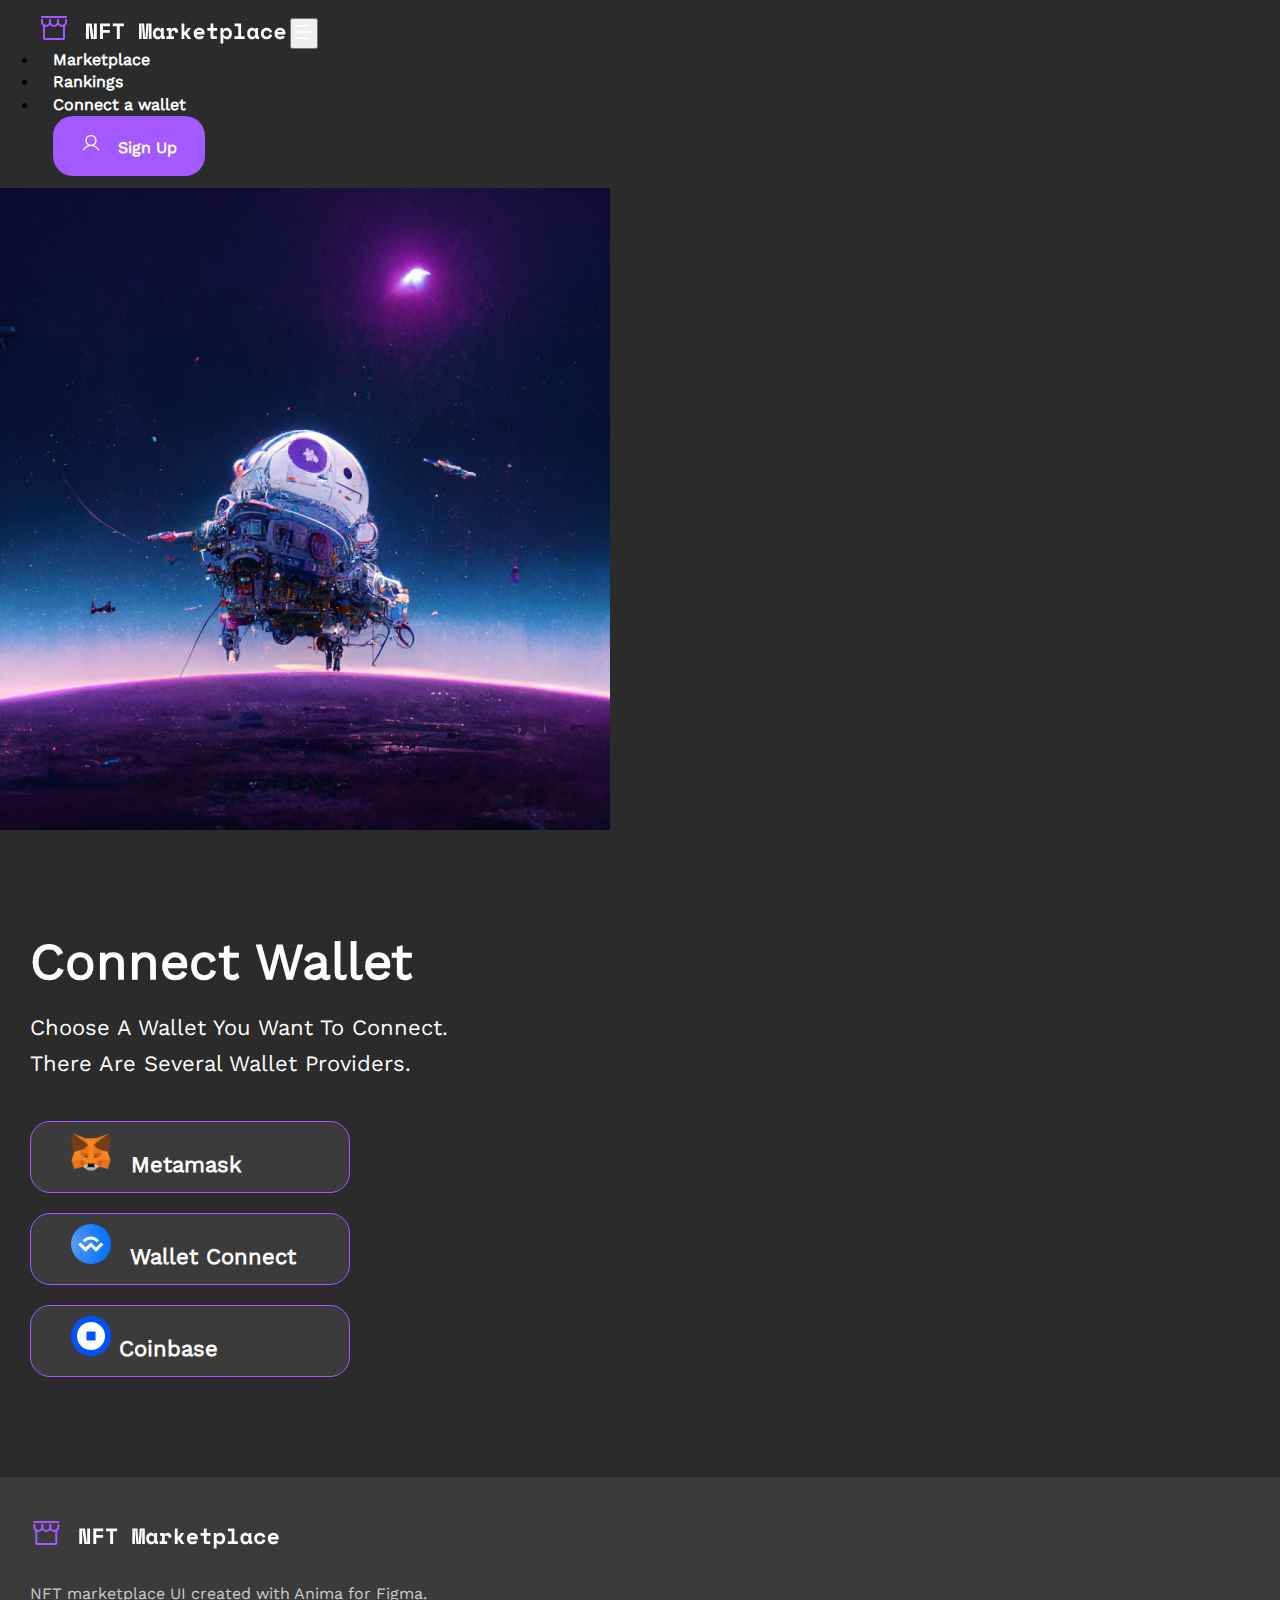
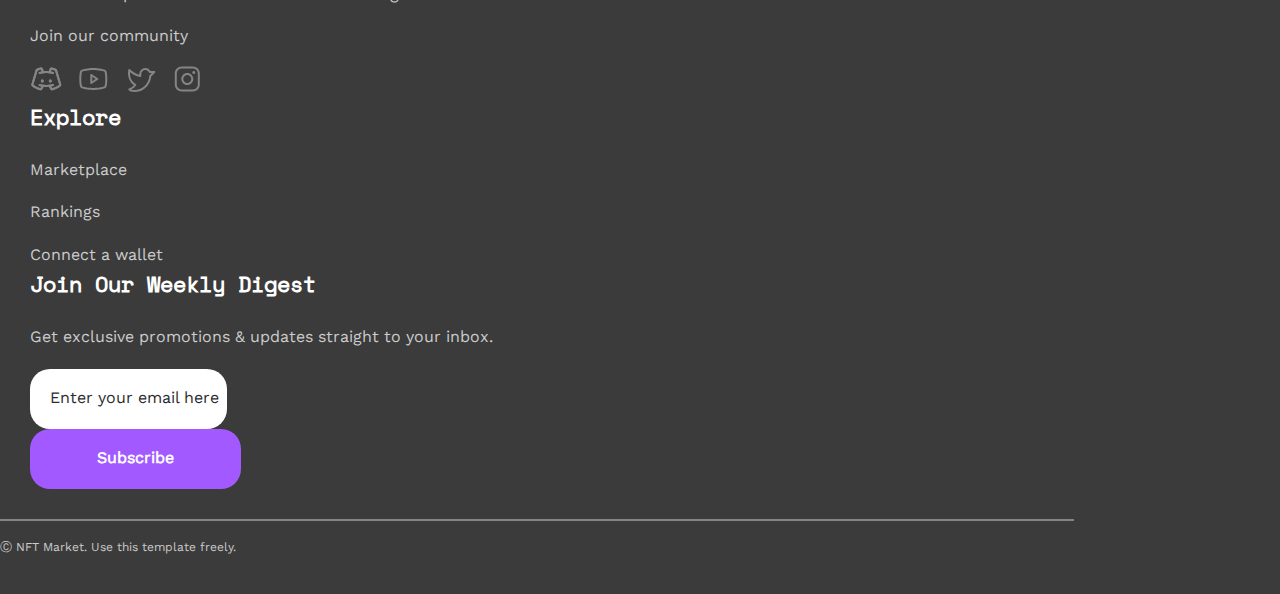
<file: connectwallet.html>
<!DOCTYPE html>
<html lang="en">
<head>
  <meta charset="UTF-8">
  <meta name="viewport" content="width=device-width, initial-scale=1.0">
  <link rel="stylesheet" href="style.css">
  <link href="https://cdn.jsdelivr.net/npm/bootstrap@5.3.0/dist/css/bootstrap.min.css" rel="stylesheet" integrity="sha384-9ndCyUaIbzAi2FUVXJi0CjmCapSmO7SnpJef0486qhLnuZ2cdeRhO02iuK6FUUVM" crossorigin="anonymous">
  <script src="https://cdn.jsdelivr.net/npm/bootstrap@5.3.0/dist/js/bootstrap.bundle.min.js" integrity="sha384-geWF76RCwLtnZ8qwWowPQNguL3RmwHVBC9FhGdlKrxdiJJigb/j/68SIy3Te4Bkz" crossorigin="anonymous"></script>
  <title>Connect wallet</title>
</head>
<body>
    <!-- HEADER -->
    <header>
      <nav class="navbar navbar-expand-lg">
          <div class="container-fluid mobile_container">
            <a class="navbar-brand d-flex align-items-center" href="index.html">
              <svg class="svg_1" xmlns="http://www.w3.org/2000/svg" width="32" height="32" viewBox="0 0 32 32" fill="none">
                  <path fill-rule="evenodd" clip-rule="evenodd" d="M6 12.4502C6.55228 12.4502 7 12.8979 7 13.4502V26.0002H25V13.4502C25 12.8979 25.4477 12.4502 26 12.4502C26.5523 12.4502 27 12.8979 27 13.4502V26.0002C27 26.5306 26.7893 27.0393 26.4142 27.4144C26.0391 27.7895 25.5304 28.0002 25 28.0002H7C6.46957 28.0002 5.96086 27.7895 5.58579 27.4144C5.21071 27.0393 5 26.5306 5 26.0002V13.4502C5 12.8979 5.44772 12.4502 6 12.4502Z" fill="#A259FF"/>
                  <path fill-rule="evenodd" clip-rule="evenodd" d="M3 5C3 4.44772 3.44772 4 4 4H28C28.5523 4 29 4.44772 29 5C29 5.55228 28.5523 6 28 6H4C3.44772 6 3 5.55228 3 5Z" fill="#A259FF"/>
                  <path fill-rule="evenodd" clip-rule="evenodd" d="M4 7C4.55228 7 5 7.44772 5 8V10C5 10.7956 5.31607 11.5587 5.87868 12.1213C6.44129 12.6839 7.20435 13 8 13C8.79565 13 9.55871 12.6839 10.1213 12.1213C10.6839 11.5587 11 10.7956 11 10V8C11 7.44772 11.4477 7 12 7C12.5523 7 13 7.44772 13 8V10C13 11.3261 12.4732 12.5979 11.5355 13.5355C10.5979 14.4732 9.32608 15 8 15C6.67392 15 5.40215 14.4732 4.46447 13.5355C3.52678 12.5979 3 11.3261 3 10V8C3 7.44772 3.44772 7 4 7Z" fill="#A259FF"/>
                  <path fill-rule="evenodd" clip-rule="evenodd" d="M12 7C12.5523 7 13 7.44772 13 8V10C13 10.7956 13.3161 11.5587 13.8787 12.1213C14.4413 12.6839 15.2044 13 16 13C16.7956 13 17.5587 12.6839 18.1213 12.1213C18.6839 11.5587 19 10.7956 19 10V8C19 7.44772 19.4477 7 20 7C20.5523 7 21 7.44772 21 8V10C21 11.3261 20.4732 12.5979 19.5355 13.5355C18.5979 14.4732 17.3261 15 16 15C14.6739 15 13.4021 14.4732 12.4645 13.5355C11.5268 12.5979 11 11.3261 11 10V8C11 7.44772 11.4477 7 12 7Z" fill="#A259FF"/>
                  <path fill-rule="evenodd" clip-rule="evenodd" d="M20 7C20.5523 7 21 7.44772 21 8V10C21 10.7956 21.3161 11.5587 21.8787 12.1213C22.4413 12.6839 23.2044 13 24 13C24.7956 13 25.5587 12.6839 26.1213 12.1213C26.6839 11.5587 27 10.7956 27 10V8C27 7.44772 27.4477 7 28 7C28.5523 7 29 7.44772 29 8V10C29 11.3261 28.4732 12.5979 27.5355 13.5355C26.5979 14.4732 25.3261 15 24 15C22.6739 15 21.4021 14.4732 20.4645 13.5355C19.5268 12.5979 19 11.3261 19 10V8C19 7.44772 19.4477 7 20 7Z" fill="#A259FF"/>
                </svg>

                <svg class="header_svg_2" xmlns="http://www.w3.org/2000/svg" width="200" height="21" viewBox="0 0 200 21" fill="none">
                  <path d="M7.48 14.5476H7.876V0.599609H10.78V15.9996H5.104L3.3 2.05161H2.904V15.9996H0V0.599609H5.676L7.48 14.5476Z" fill="white"/>
                  <path d="M14.0647 0.599609H23.9207V3.37161H16.9687V6.89161H23.7887V9.66361H16.9687V15.9996H14.0647V0.599609Z" fill="white"/>
                  <path d="M26.7874 0.599609H37.8754V3.37161H33.7834V15.9996H30.8794V3.37161H26.7874V0.599609Z" fill="white"/>
                  <path d="M53.0248 0.599609H58.1288L59.0088 12.1716V14.4156H59.5368V12.1716L60.4168 0.599609H65.5208V15.9996H62.8808V5.70361L63.1448 2.18361H62.6168L61.4728 15.9996H57.1168L55.9288 2.18361H55.4008L55.6648 5.70361V15.9996H53.0248V0.599609Z" fill="white"/>
                  <path d="M74.7895 14.4156C74.4962 15.1049 74.0855 15.5963 73.5575 15.8896C73.0295 16.1683 72.4135 16.3076 71.7095 16.3076C71.0495 16.3076 70.4262 16.1829 69.8395 15.9336C69.2675 15.6843 68.7615 15.3176 68.3215 14.8336C67.8815 14.3496 67.5295 13.7629 67.2655 13.0736C67.0162 12.3843 66.8915 11.5996 66.8915 10.7196V10.3676C66.8915 9.50228 67.0162 8.72494 67.2655 8.03561C67.5148 7.34628 67.8522 6.75961 68.2775 6.27561C68.7028 5.79161 69.1942 5.42494 69.7515 5.17561C70.3235 4.91161 70.9322 4.77961 71.5775 4.77961C72.3549 4.77961 72.9782 4.91161 73.4475 5.17561C73.9315 5.43961 74.3129 5.85028 74.5915 6.40761H74.9875V5.08761H77.7595V12.6996C77.7595 13.1396 77.9575 13.3596 78.3535 13.3596H78.7715V15.9996H76.8795C76.3809 15.9996 75.9702 15.8529 75.6475 15.5596C75.3395 15.2663 75.1855 14.8849 75.1855 14.4156H74.7895ZM72.3255 13.6676C73.1322 13.6676 73.7775 13.4036 74.2615 12.8756C74.7455 12.3329 74.9875 11.5996 74.9875 10.6756V10.4116C74.9875 9.48761 74.7455 8.76161 74.2615 8.23361C73.7775 7.69094 73.1322 7.41961 72.3255 7.41961C71.5189 7.41961 70.8735 7.69094 70.3895 8.23361C69.9055 8.76161 69.6635 9.48761 69.6635 10.4116V10.6756C69.6635 11.5996 69.9055 12.3329 70.3895 12.8756C70.8735 13.4036 71.5189 13.6676 72.3255 13.6676Z" fill="white"/>
                  <path d="M80.6702 5.08761H85.2902V6.67161H85.6862C85.8915 6.07028 86.2362 5.60828 86.7202 5.28561C87.2189 4.94828 87.8129 4.77961 88.5022 4.77961C89.5876 4.77961 90.4602 5.12428 91.1202 5.81361C91.7802 6.48828 92.1102 7.52228 92.1102 8.91561V9.39961L89.2502 9.66361V9.35561C89.2502 8.75428 89.0962 8.27761 88.7882 7.92561C88.4802 7.55894 88.0182 7.37561 87.4022 7.37561C86.7862 7.37561 86.3022 7.58828 85.9502 8.01361C85.5982 8.43894 85.4222 9.04761 85.4222 9.83961V13.3596H87.9302V15.9996H80.4062V13.3596H82.6502V7.72761H80.6702V5.08761Z" fill="white"/>
                  <path d="M98.3209 9.09161H98.8489L101.753 5.08761H104.789V5.21961L101.269 10.2136V10.6096L105.141 15.8676V15.9996H101.973L98.8489 11.7316H98.3209V15.9996H95.5489V0.599609H98.3209V9.09161Z" fill="white"/>
                  <path d="M110.582 11.4456C110.596 11.7683 110.67 12.0689 110.802 12.3476C110.948 12.6116 111.139 12.8463 111.374 13.0516C111.623 13.2423 111.902 13.3963 112.21 13.5136C112.532 13.6163 112.87 13.6676 113.222 13.6676C113.911 13.6676 114.439 13.5503 114.806 13.3156C115.172 13.0663 115.436 12.7729 115.598 12.4356L117.974 13.7556C117.842 14.0343 117.658 14.3276 117.424 14.6356C117.189 14.9289 116.881 15.2003 116.5 15.4496C116.133 15.6989 115.678 15.9043 115.136 16.0656C114.608 16.2269 113.984 16.3076 113.266 16.3076C112.444 16.3076 111.696 16.1756 111.022 15.9116C110.347 15.6476 109.76 15.2663 109.262 14.7676C108.778 14.2689 108.396 13.6603 108.118 12.9416C107.854 12.2229 107.722 11.4089 107.722 10.4996V10.3676C107.722 9.53161 107.861 8.76894 108.14 8.07961C108.433 7.39028 108.829 6.80361 109.328 6.31961C109.826 5.83561 110.406 5.46161 111.066 5.19761C111.74 4.91894 112.459 4.77961 113.222 4.77961C114.16 4.77961 114.967 4.94828 115.642 5.28561C116.316 5.60828 116.874 6.02628 117.314 6.53961C117.754 7.03828 118.076 7.59561 118.282 8.21161C118.487 8.81294 118.59 9.39961 118.59 9.97161V11.4456H110.582ZM113.2 7.28761C112.496 7.28761 111.924 7.47094 111.484 7.83761C111.044 8.18961 110.758 8.60028 110.626 9.06961H115.774C115.686 8.55628 115.407 8.13094 114.938 7.79361C114.483 7.45628 113.904 7.28761 113.2 7.28761Z" fill="white"/>
                  <path d="M121.302 5.08761H124.536V0.599609H127.308V5.08761H131.246V7.72761H127.308V12.6996C127.308 13.1396 127.506 13.3596 127.902 13.3596H130.85V15.9996H126.23C125.732 15.9996 125.321 15.8383 124.998 15.5156C124.69 15.1929 124.536 14.7823 124.536 14.2836V7.72761H121.302V5.08761Z" fill="white"/>
                  <path d="M137.281 20.3996H134.509V5.08761H137.281V6.67161H137.677C137.97 6.07028 138.396 5.60828 138.953 5.28561C139.51 4.94828 140.222 4.77961 141.087 4.77961C141.732 4.77961 142.341 4.90428 142.913 5.15361C143.5 5.40294 144.006 5.76961 144.431 6.25361C144.871 6.72294 145.216 7.30228 145.465 7.99161C145.729 8.68094 145.861 9.46561 145.861 10.3456V10.7416C145.861 11.6363 145.736 12.4283 145.487 13.1176C145.238 13.8069 144.9 14.3936 144.475 14.8776C144.05 15.3469 143.544 15.7063 142.957 15.9556C142.385 16.1903 141.762 16.3076 141.087 16.3076C140.588 16.3076 140.156 16.2563 139.789 16.1536C139.422 16.0509 139.1 15.9116 138.821 15.7356C138.557 15.5596 138.33 15.3616 138.139 15.1416C137.963 14.9069 137.809 14.6649 137.677 14.4156H137.281V20.3996ZM140.185 13.6676C141.05 13.6676 141.747 13.4036 142.275 12.8756C142.818 12.3329 143.089 11.5996 143.089 10.6756V10.4116C143.089 9.48761 142.818 8.76161 142.275 8.23361C141.747 7.69094 141.05 7.41961 140.185 7.41961C139.32 7.41961 138.616 7.69828 138.073 8.25561C137.545 8.79828 137.281 9.51694 137.281 10.4116V10.6756C137.281 11.5703 137.545 12.2963 138.073 12.8536C138.616 13.3963 139.32 13.6676 140.185 13.6676Z" fill="white"/>
                  <path d="M148.486 13.3596H152.314V3.23961H148.618V0.599609H155.086V13.3596H158.65V15.9996H148.486V13.3596Z" fill="white"/>
                  <path d="M169.084 14.4156C168.791 15.1049 168.38 15.5963 167.852 15.8896C167.324 16.1683 166.708 16.3076 166.004 16.3076C165.344 16.3076 164.721 16.1829 164.134 15.9336C163.562 15.6843 163.056 15.3176 162.616 14.8336C162.176 14.3496 161.824 13.7629 161.56 13.0736C161.311 12.3843 161.186 11.5996 161.186 10.7196V10.3676C161.186 9.50228 161.311 8.72494 161.56 8.03561C161.81 7.34628 162.147 6.75961 162.572 6.27561C162.998 5.79161 163.489 5.42494 164.046 5.17561C164.618 4.91161 165.227 4.77961 165.872 4.77961C166.65 4.77961 167.273 4.91161 167.742 5.17561C168.226 5.43961 168.608 5.85028 168.886 6.40761H169.282V5.08761H172.054V12.6996C172.054 13.1396 172.252 13.3596 172.648 13.3596H173.066V15.9996H171.174C170.676 15.9996 170.265 15.8529 169.942 15.5596C169.634 15.2663 169.48 14.8849 169.48 14.4156H169.084ZM166.62 13.6676C167.427 13.6676 168.072 13.4036 168.556 12.8756C169.04 12.3329 169.282 11.5996 169.282 10.6756V10.4116C169.282 9.48761 169.04 8.76161 168.556 8.23361C168.072 7.69094 167.427 7.41961 166.62 7.41961C165.814 7.41961 165.168 7.69094 164.684 8.23361C164.2 8.76161 163.958 9.48761 163.958 10.4116V10.6756C163.958 11.5996 164.2 12.3329 164.684 12.8756C165.168 13.4036 165.814 13.6676 166.62 13.6676Z" fill="white"/>
                  <path d="M186.141 11.9956C185.892 13.2863 185.298 14.3276 184.359 15.1196C183.435 15.9116 182.196 16.3076 180.641 16.3076C179.834 16.3076 179.079 16.1829 178.375 15.9336C177.686 15.6843 177.084 15.3249 176.571 14.8556C176.058 14.3863 175.654 13.8069 175.361 13.1176C175.068 12.4283 174.921 11.6436 174.921 10.7636V10.4996C174.921 9.61961 175.068 8.82761 175.361 8.12361C175.654 7.41961 176.058 6.81828 176.571 6.31961C177.099 5.82094 177.708 5.43961 178.397 5.17561C179.101 4.91161 179.849 4.77961 180.641 4.77961C182.166 4.77961 183.398 5.17561 184.337 5.96761C185.29 6.75961 185.892 7.80094 186.141 9.09161L183.413 9.79561C183.325 9.15028 183.046 8.59295 182.577 8.12361C182.108 7.65428 181.448 7.41961 180.597 7.41961C180.201 7.41961 179.827 7.49294 179.475 7.63961C179.123 7.78628 178.815 7.99894 178.551 8.27761C178.287 8.54161 178.074 8.87161 177.913 9.26761C177.766 9.64894 177.693 10.0816 177.693 10.5656V10.6976C177.693 11.1816 177.766 11.6143 177.913 11.9956C178.074 12.3623 178.287 12.6703 178.551 12.9196C178.815 13.1689 179.123 13.3596 179.475 13.4916C179.827 13.6089 180.201 13.6676 180.597 13.6676C181.448 13.6676 182.093 13.4549 182.533 13.0296C182.988 12.6043 183.281 12.0323 183.413 11.3136L186.141 11.9956Z" fill="white"/>
                  <path d="M191.406 11.4456C191.421 11.7683 191.494 12.0689 191.626 12.3476C191.773 12.6116 191.963 12.8463 192.198 13.0516C192.447 13.2423 192.726 13.3963 193.034 13.5136C193.357 13.6163 193.694 13.6676 194.046 13.6676C194.735 13.6676 195.263 13.5503 195.63 13.3156C195.997 13.0663 196.261 12.7729 196.422 12.4356L198.798 13.7556C198.666 14.0343 198.483 14.3276 198.248 14.6356C198.013 14.9289 197.705 15.2003 197.324 15.4496C196.957 15.6989 196.503 15.9043 195.96 16.0656C195.432 16.2269 194.809 16.3076 194.09 16.3076C193.269 16.3076 192.521 16.1756 191.846 15.9116C191.171 15.6476 190.585 15.2663 190.086 14.7676C189.602 14.2689 189.221 13.6603 188.942 12.9416C188.678 12.2229 188.546 11.4089 188.546 10.4996V10.3676C188.546 9.53161 188.685 8.76894 188.964 8.07961C189.257 7.39028 189.653 6.80361 190.152 6.31961C190.651 5.83561 191.23 5.46161 191.89 5.19761C192.565 4.91894 193.283 4.77961 194.046 4.77961C194.985 4.77961 195.791 4.94828 196.466 5.28561C197.141 5.60828 197.698 6.02628 198.138 6.53961C198.578 7.03828 198.901 7.59561 199.106 8.21161C199.311 8.81294 199.414 9.39961 199.414 9.97161V11.4456H191.406ZM194.024 7.28761C193.32 7.28761 192.748 7.47094 192.308 7.83761C191.868 8.18961 191.582 8.60028 191.45 9.06961H196.598C196.51 8.55628 196.231 8.13094 195.762 7.79361C195.307 7.45628 194.728 7.28761 194.024 7.28761Z" fill="white"/>
                </svg>
            </a>
            <button class="navbar-toggler" type="button" data-bs-toggle="collapse" data-bs-target="#navbarNav">
              <svg xmlns="http://www.w3.org/2000/svg" width="24" height="24" viewBox="0 0 24 24" fill="none">
                <path fill-rule="evenodd" clip-rule="evenodd" d="M3 12C3 11.5858 3.33579 11.25 3.75 11.25H20.25C20.6642 11.25 21 11.5858 21 12C21 12.4142 20.6642 12.75 20.25 12.75H3.75C3.33579 12.75 3 12.4142 3 12Z" fill="white"/>
                <path fill-rule="evenodd" clip-rule="evenodd" d="M3 6C3 5.58579 3.33579 5.25 3.75 5.25H15C15.4142 5.25 15.75 5.58579 15.75 6C15.75 6.41421 15.4142 6.75 15 6.75H3.75C3.33579 6.75 3 6.41421 3 6Z" fill="white"/>
                <path fill-rule="evenodd" clip-rule="evenodd" d="M3 18C3 17.5858 3.33579 17.25 3.75 17.25H15C15.4142 17.25 15.75 17.5858 15.75 18C15.75 18.4142 15.4142 18.75 15 18.75H3.75C3.33579 18.75 3 18.4142 3 18Z" fill="white"/>
              </svg>
            </button>
            <div class="collapse navbar-collapse" id="navbarNav">
              <ul class="navbar-nav ms-auto">
                <li class="nav-item">
                  <a class="nav-link nav_link" href="marketplace.html">Marketplace</a>
                </li>
                <li class="nav-item">
                  <a class="nav-link nav_link" href="rankings.html">Rankings</a>
                </li>
                <li class="nav-item">
                  <a class="nav-link nav_link" href="connectwallet.html">Connect a wallet</a>
                </li>
              </ul>
              <a href="signup.html">
              <button type="button" class="navbar_button">
                <svg class="svg_2" xmlns="http://www.w3.org/2000/svg" width="20" height="20" viewBox="0 0 20 20" fill="none">
                  <path fill-rule="evenodd" clip-rule="evenodd" d="M10 3.125C7.58375 3.125 5.625 5.08375 5.625 7.5C5.625 9.91625 7.58375 11.875 10 11.875C12.4162 11.875 14.375 9.91625 14.375 7.5C14.375 5.08375 12.4162 3.125 10 3.125ZM4.375 7.5C4.375 4.3934 6.8934 1.875 10 1.875C13.1066 1.875 15.625 4.3934 15.625 7.5C15.625 10.6066 13.1066 13.125 10 13.125C6.8934 13.125 4.375 10.6066 4.375 7.5Z" fill="white"/>
                  <path fill-rule="evenodd" clip-rule="evenodd" d="M10 13.1245C8.57364 13.1245 7.17241 13.5 5.93717 14.2132C4.70194 14.9265 3.67623 15.9523 2.96317 17.1877C2.79061 17.4866 2.40837 17.5891 2.10942 17.4165C1.81047 17.2439 1.70802 16.8617 1.88058 16.5628C2.70335 15.1374 3.88686 13.9537 5.31212 13.1307C6.73739 12.3078 8.3542 11.8745 10 11.8745C11.6458 11.8745 13.2626 12.3078 14.6879 13.1307C16.1131 13.9537 17.2966 15.1374 18.1194 16.5628C18.292 16.8617 18.1895 17.2439 17.8906 17.4165C17.5916 17.5891 17.2094 17.4866 17.0368 17.1877C16.3238 15.9523 15.2981 14.9265 14.0628 14.2132C12.8276 13.5 11.4264 13.1245 10 13.1245Z" fill="white"/>
                </svg>

                Sign Up
              </button></a>
            </div>
          </div>
        </nav>
    </header>
    <!-- CONNECT WALLET -->
    <div class="container-fluid">
      <div class="row justify-content-between">
          <div class="col-md-6 col-12 ps-0 pe_cst">
              <img src="assets/img/collectw_img.png" alt="image" class="collectw_image w-100 mobile_dn">

              <img src="assets/img/collectw_img_mobile.png" alt="image" class="collectw_image_mobile mobile_db w-100">
          </div>
          <div class="col-md-6 col-12 ps-0">
              <div class="collect_wallet_div">
                  <div class="row">
                      <div class="col-12">
                          <h2 class="ca_h2">Connect wallet</h2>
                      </div>
                  </div>
                  <div class="row row_m20">
                      <div class="col-12">
                          <p class="ca_text">
                            Choose a wallet you want to connect. 
                            <br>
                            There are several wallet providers.
                          </p>
                      </div>
                  </div>
                  <div class="row row_p40">
                    <div class="col-md-12 col-12">
                      <a href="https://www.animaapp.com/?utm_source=figma-samples&utm_campaign=figma-nftmarket&utm_medium=figma-samples">
                        <button class="wallet_choose_button">
                          <svg class="svg_metamask" xmlns="http://www.w3.org/2000/svg" width="40" height="40" viewBox="0 0 82 76" fill="none">
                            <path d="M77.0157 1L45.8 24.1843L51.5726 10.5059L77.0157 1Z" fill="#E2761B" stroke="#E2761B" stroke-linecap="round" stroke-linejoin="round"/>
                            <path d="M4.95288 1L35.9176 24.4039L30.4274 10.5059L4.95288 1Z" fill="#E4761B" stroke="#E4761B" stroke-linecap="round" stroke-linejoin="round"/>
                            <path d="M65.7843 54.7412L57.4706 67.4784L75.2588 72.3726L80.3725 55.0235L65.7843 54.7412Z" fill="#E4761B" stroke="#E4761B" stroke-linecap="round" stroke-linejoin="round"/>
                            <path d="M1.65869 55.0235L6.74104 72.3726L24.5293 67.4784L16.2156 54.7412L1.65869 55.0235Z" fill="#E4761B" stroke="#E4761B" stroke-linecap="round" stroke-linejoin="round"/>
                            <path d="M23.5255 33.2196L18.5686 40.7176L36.2313 41.502L35.6039 22.5216L23.5255 33.2196Z" fill="#E4761B" stroke="#E4761B" stroke-linecap="round" stroke-linejoin="round"/>
                            <path d="M58.4431 33.2196L46.2078 22.302L45.7999 41.502L63.4313 40.7176L58.4431 33.2196Z" fill="#E4761B" stroke="#E4761B" stroke-linecap="round" stroke-linejoin="round"/>
                            <path d="M24.5294 67.4784L35.1333 62.302L25.9726 55.149L24.5294 67.4784Z" fill="#E4761B" stroke="#E4761B" stroke-linecap="round" stroke-linejoin="round"/>
                            <path d="M46.8353 62.302L57.4706 67.4784L55.9961 55.149L46.8353 62.302Z" fill="#E4761B" stroke="#E4761B" stroke-linecap="round" stroke-linejoin="round"/>
                            <path d="M57.4707 67.4784L46.8354 62.302L47.6825 69.2353L47.5884 72.153L57.4707 67.4784Z" fill="#D7C1B3" stroke="#D7C1B3" stroke-linecap="round" stroke-linejoin="round"/>
                            <path d="M24.5294 67.4784L34.4118 72.153L34.349 69.2353L35.1333 62.302L24.5294 67.4784Z" fill="#D7C1B3" stroke="#D7C1B3" stroke-linecap="round" stroke-linejoin="round"/>
                            <path d="M34.5686 50.5686L25.7216 47.9647L31.9647 45.1098L34.5686 50.5686Z" fill="#233447" stroke="#233447" stroke-linecap="round" stroke-linejoin="round"/>
                            <path d="M47.3999 50.5686L50.0038 45.1098L56.2783 47.9647L47.3999 50.5686Z" fill="#233447" stroke="#233447" stroke-linecap="round" stroke-linejoin="round"/>
                            <path d="M24.5294 67.4784L26.0353 54.7412L16.2157 55.0235L24.5294 67.4784Z" fill="#CD6116" stroke="#CD6116" stroke-linecap="round" stroke-linejoin="round"/>
                            <path d="M55.9647 54.7412L57.4706 67.4784L65.7843 55.0235L55.9647 54.7412Z" fill="#CD6116" stroke="#CD6116" stroke-linecap="round" stroke-linejoin="round"/>
                            <path d="M63.4314 40.7177L45.8 41.502L47.4314 50.5686L50.0353 45.1098L56.3099 47.9647L63.4314 40.7177Z" fill="#CD6116" stroke="#CD6116" stroke-linecap="round" stroke-linejoin="round"/>
                            <path d="M25.7217 47.9647L31.9962 45.1098L34.5687 50.5686L36.2315 41.502L18.5687 40.7177L25.7217 47.9647Z" fill="#CD6116" stroke="#CD6116" stroke-linecap="round" stroke-linejoin="round"/>
                            <path d="M18.5687 40.7177L25.9726 55.149L25.7217 47.9647L18.5687 40.7177Z" fill="#E4751F" stroke="#E4751F" stroke-linecap="round" stroke-linejoin="round"/>
                            <path d="M56.3098 47.9647L55.9961 55.149L63.4314 40.7177L56.3098 47.9647Z" fill="#E4751F" stroke="#E4751F" stroke-linecap="round" stroke-linejoin="round"/>
                            <path d="M36.2315 41.502L34.5687 50.5686L36.6393 61.2667L37.1099 47.1804L36.2315 41.502Z" fill="#E4751F" stroke="#E4751F" stroke-linecap="round" stroke-linejoin="round"/>
                            <path d="M45.7999 41.502L44.9529 47.149L45.3294 61.2667L47.4313 50.5686L45.7999 41.502Z" fill="#E4751F" stroke="#E4751F" stroke-linecap="round" stroke-linejoin="round"/>
                            <path d="M47.4314 50.5686L45.3295 61.2667L46.8353 62.302L55.9961 55.149L56.3099 47.9647L47.4314 50.5686Z" fill="#F6851B" stroke="#F6851B" stroke-linecap="round" stroke-linejoin="round"/>
                            <path d="M25.7216 47.9647L25.9725 55.149L35.1333 62.302L36.6392 61.2667L34.5686 50.5686L25.7216 47.9647Z" fill="#F6851B" stroke="#F6851B" stroke-linecap="round" stroke-linejoin="round"/>
                            <path d="M47.5882 72.1529L47.6824 69.2353L46.898 68.5451H35.0706L34.349 69.2353L34.4118 72.1529L24.5294 67.4784L27.9804 70.302L34.9765 75.1647H46.9922L54.0196 70.302L57.4706 67.4784L47.5882 72.1529Z" fill="#C0AD9E" stroke="#C0AD9E" stroke-linecap="round" stroke-linejoin="round"/>
                            <path d="M46.8353 62.302L45.3294 61.2667H36.6392L35.1333 62.302L34.349 69.2353L35.0706 68.5451H46.898L47.6823 69.2353L46.8353 62.302Z" fill="#161616" stroke="#161616" stroke-linecap="round" stroke-linejoin="round"/>
                            <path d="M78.3334 25.6902L81 12.8902L77.0157 1L46.8353 23.4L58.4432 33.2196L74.851 38.0196L78.4902 33.7843L76.9216 32.6549L79.4314 30.3647L77.4863 28.8588L79.9961 26.9451L78.3334 25.6902Z" fill="#763D16" stroke="#763D16" stroke-linecap="round" stroke-linejoin="round"/>
                            <path d="M1 12.8902L3.66667 25.6902L1.97255 26.9451L4.48235 28.8588L2.56863 30.3647L5.07843 32.6549L3.5098 33.7843L7.11765 38.0196L23.5255 33.2196L35.1333 23.4L4.95294 1L1 12.8902Z" fill="#763D16" stroke="#763D16" stroke-linecap="round" stroke-linejoin="round"/>
                            <path d="M74.851 38.0196L58.4431 33.2196L63.4314 40.7177L55.9961 55.149L65.7843 55.0235H80.3726L74.851 38.0196Z" fill="#F6851B" stroke="#F6851B" stroke-linecap="round" stroke-linejoin="round"/>
                            <path d="M23.5254 33.2196L7.11751 38.0196L1.65869 55.0235H16.2156L25.9724 55.149L18.5685 40.7177L23.5254 33.2196Z" fill="#F6851B" stroke="#F6851B" stroke-linecap="round" stroke-linejoin="round"/>
                            <path d="M45.7999 41.502L46.8352 23.4L51.6038 10.5059H30.4274L35.1333 23.4L36.2313 41.502L36.6078 47.2118L36.6391 61.2667H45.3293L45.3921 47.2118L45.7999 41.502Z" fill="#F6851B" stroke="#F6851B" stroke-linecap="round" stroke-linejoin="round"/>
                          </svg>

                          Metamask
                        </button>
                      </a>
                    </div>
                    <div class="col-md-12 col-12 row_m20">
                      <a href="https://www.animaapp.com/?utm_source=figma-samples&utm_campaign=figma-nftmarket&utm_medium=figma-samples">
                        <button class="wallet_choose_button">
                          <svg class="svg_walletconnect" xmlns="http://www.w3.org/2000/svg" width="40" height="40" viewBox="0 0 40 40" fill="none">
                            <g clip-path="url(#clip0_2_234)">
                              <path d="M20 40C31.0457 40 40 31.0457 40 20C40 8.9543 31.0457 0 20 0C8.9543 0 0 8.9543 0 20C0 31.0457 8.9543 40 20 40Z" fill="url(#paint0_radial_2_234)"/>
                              <path d="M12.5586 15.4473C16.582 11.5176 23.1133 11.5176 27.1367 15.4473L27.6211 15.9238C27.8242 16.1191 27.8242 16.4395 27.6211 16.6348L25.9648 18.252C25.8633 18.3535 25.6992 18.3535 25.5977 18.252L24.9336 17.6035C22.1211 14.8613 17.5742 14.8613 14.7617 17.6035L14.0508 18.2988C13.9492 18.4004 13.7852 18.4004 13.6836 18.2988L12.0273 16.6816C11.8242 16.4863 11.8242 16.166 12.0273 15.9707L12.5586 15.4473ZM30.5664 18.791L32.043 20.2285C32.2461 20.4238 32.2461 20.7441 32.043 20.9395L25.3945 27.4316C25.1914 27.627 24.8633 27.627 24.668 27.4316L19.9492 22.8223C19.9023 22.7754 19.8164 22.7754 19.7695 22.8223L15.0508 27.4316C14.8477 27.627 14.5195 27.627 14.3242 27.4316L7.65234 20.9395C7.44922 20.7441 7.44922 20.4238 7.65234 20.2285L9.12891 18.791C9.33203 18.5957 9.66016 18.5957 9.85547 18.791L14.5742 23.4004C14.6211 23.4473 14.707 23.4473 14.7539 23.4004L19.4727 18.791C19.6758 18.5957 20.0039 18.5957 20.1992 18.791L24.918 23.4004C24.9648 23.4473 25.0508 23.4473 25.0977 23.4004L29.8164 18.791C30.0352 18.5957 30.3633 18.5957 30.5664 18.791Z" fill="white"/>
                            </g>
                            <defs>
                              <radialGradient id="paint0_radial_2_234" cx="0" cy="0" r="1" gradientUnits="userSpaceOnUse" gradientTransform="translate(0.000123978 20.0006) scale(40)">
                                <stop stop-color="#5D9DF6"/>
                                <stop offset="1" stop-color="#006FFF"/>
                              </radialGradient>
                              <clipPath id="clip0_2_234">
                                <rect width="40" height="40" fill="white"/>
                              </clipPath>
                            </defs>
                          </svg>

                          Wallet Connect
                        </button>
                      </a>
                    </div>
                    <div class="col-md-12 col-12 row_m20">
                      <a href="https://www.animaapp.com/?utm_source=figma-samples&utm_campaign=figma-nftmarket&utm_medium=figma-samples">
                        <button class="wallet_choose_button">
                          <svg xmlns="http://www.w3.org/2000/svg" width="40" height="40" viewBox="0 0 40 40" fill="none">
                            <g clip-path="url(#clip0_2_240)">
                              <path d="M20 40C31.0457 40 40 31.0457 40 20C40 8.9543 31.0457 0 20 0C8.9543 0 0 8.9543 0 20C0 31.0457 8.9543 40 20 40Z" fill="#0052FF"/>
                              <path fill-rule="evenodd" clip-rule="evenodd" d="M5.9375 20C5.9375 27.7665 12.2335 34.0625 20 34.0625C27.7665 34.0625 34.0625 27.7665 34.0625 20C34.0625 12.2335 27.7665 5.9375 20 5.9375C12.2335 5.9375 5.9375 12.2335 5.9375 20ZM16.4062 15.4688C15.8885 15.4688 15.4688 15.8885 15.4688 16.4062V23.5938C15.4688 24.1115 15.8885 24.5312 16.4062 24.5312H23.5938C24.1115 24.5312 24.5312 24.1115 24.5312 23.5938V16.4062C24.5312 15.8885 24.1115 15.4688 23.5938 15.4688H16.4062Z" fill="white"/>
                            </g>
                            <defs>
                              <clipPath id="clip0_2_240">
                                <rect width="40" height="40" fill="white"/>
                              </clipPath>
                            </defs>
                          </svg>

                          Coinbase
                        </button>
                      </a>
                    </div>
                  </div>                                
              </div>
          </div>
      </div>
    </div>    
    <!-- FOOTER -->
    <footer>
      <div class="container container_footer d-flex justify-content-center">
        <div class="row justify-content-center gx-0">
          <div class="col-md-4 col-12 custom_mr_2">
            <div class="d-flex">
              <svg class="svg_4" xmlns="http://www.w3.org/2000/svg" width="33" height="32" viewBox="0 0 33 32" fill="none">
                <path fill-rule="evenodd" clip-rule="evenodd" d="M6.29309 12.4502C6.84538 12.4502 7.29309 12.8979 7.29309 13.4502V26.0002H25.2931V13.4502C25.2931 12.8979 25.7408 12.4502 26.2931 12.4502C26.8454 12.4502 27.2931 12.8979 27.2931 13.4502V26.0002C27.2931 26.5306 27.0824 27.0393 26.7073 27.4144C26.3322 27.7895 25.8235 28.0002 25.2931 28.0002H7.29309C6.76266 28.0002 6.25395 27.7895 5.87888 27.4144C5.5038 27.0393 5.29309 26.5306 5.29309 26.0002V13.4502C5.29309 12.8979 5.74081 12.4502 6.29309 12.4502Z" fill="#A259FF"/>
                <path fill-rule="evenodd" clip-rule="evenodd" d="M3.29309 5C3.29309 4.44772 3.74081 4 4.29309 4H28.2931C28.8454 4 29.2931 4.44772 29.2931 5C29.2931 5.55228 28.8454 6 28.2931 6H4.29309C3.74081 6 3.29309 5.55228 3.29309 5Z" fill="#A259FF"/>
                <path fill-rule="evenodd" clip-rule="evenodd" d="M4.29309 7C4.84538 7 5.29309 7.44772 5.29309 8V10C5.29309 10.7956 5.60916 11.5587 6.17177 12.1213C6.73438 12.6839 7.49744 13 8.29309 13C9.08874 13 9.8518 12.6839 10.4144 12.1213C10.977 11.5587 11.2931 10.7956 11.2931 10V8C11.2931 7.44772 11.7408 7 12.2931 7C12.8454 7 13.2931 7.44772 13.2931 8V10C13.2931 11.3261 12.7663 12.5979 11.8286 13.5355C10.8909 14.4732 9.61917 15 8.29309 15C6.96701 15 5.69524 14.4732 4.75756 13.5355C3.81987 12.5979 3.29309 11.3261 3.29309 10V8C3.29309 7.44772 3.74081 7 4.29309 7Z" fill="#A259FF"/>
                <path fill-rule="evenodd" clip-rule="evenodd" d="M12.2931 7C12.8454 7 13.2931 7.44772 13.2931 8V10C13.2931 10.7956 13.6092 11.5587 14.1718 12.1213C14.7344 12.6839 15.4974 13 16.2931 13C17.0887 13 17.8518 12.6839 18.4144 12.1213C18.977 11.5587 19.2931 10.7956 19.2931 10V8C19.2931 7.44772 19.7408 7 20.2931 7C20.8454 7 21.2931 7.44772 21.2931 8V10C21.2931 11.3261 20.7663 12.5979 19.8286 13.5355C18.8909 14.4732 17.6192 15 16.2931 15C14.967 15 13.6952 14.4732 12.7576 13.5355C11.8199 12.5979 11.2931 11.3261 11.2931 10V8C11.2931 7.44772 11.7408 7 12.2931 7Z" fill="#A259FF"/>
                <path fill-rule="evenodd" clip-rule="evenodd" d="M20.2931 7C20.8454 7 21.2931 7.44772 21.2931 8V10C21.2931 10.7956 21.6092 11.5587 22.1718 12.1213C22.7344 12.6839 23.4974 13 24.2931 13C25.0887 13 25.8518 12.6839 26.4144 12.1213C26.977 11.5587 27.2931 10.7956 27.2931 10V8C27.2931 7.44772 27.7408 7 28.2931 7C28.8454 7 29.2931 7.44772 29.2931 8V10C29.2931 11.3261 28.7663 12.5979 27.8286 13.5355C26.8909 14.4732 25.6192 15 24.2931 15C22.967 15 21.6952 14.4732 20.7576 13.5355C19.8199 12.5979 19.2931 11.3261 19.2931 10V8C19.2931 7.44772 19.7408 7 20.2931 7Z" fill="#A259FF"/>
              </svg>

              <svg class="svg_footer" xmlns="http://www.w3.org/2000/svg" width="200" height="21" viewBox="0 0 200 21" fill="none">
                <path d="M7.77309 14.5476H8.16909V0.599609H11.0731V15.9996H5.39709L3.59309 2.05161H3.19709V15.9996H0.293091V0.599609H5.96909L7.77309 14.5476Z" fill="white"/>
                <path d="M14.3578 0.599609H24.2138V3.37161H17.2618V6.89161H24.0818V9.66361H17.2618V15.9996H14.3578V0.599609Z" fill="white"/>
                <path d="M27.0805 0.599609H38.1685V3.37161H34.0765V15.9996H31.1725V3.37161H27.0805V0.599609Z" fill="white"/>
                <path d="M53.3179 0.599609H58.4219L59.3019 12.1716V14.4156H59.8299V12.1716L60.7099 0.599609H65.8139V15.9996H63.1739V5.70361L63.4379 2.18361H62.9099L61.7659 15.9996H57.4099L56.2219 2.18361H55.6939L55.9579 5.70361V15.9996H53.3179V0.599609Z" fill="white"/>
                <path d="M75.0826 14.4156C74.7893 15.1049 74.3786 15.5963 73.8506 15.8896C73.3226 16.1683 72.7066 16.3076 72.0026 16.3076C71.3426 16.3076 70.7193 16.1829 70.1326 15.9336C69.5606 15.6843 69.0546 15.3176 68.6146 14.8336C68.1746 14.3496 67.8226 13.7629 67.5586 13.0736C67.3093 12.3843 67.1846 11.5996 67.1846 10.7196V10.3676C67.1846 9.50228 67.3093 8.72494 67.5586 8.03561C67.8079 7.34628 68.1453 6.75961 68.5706 6.27561C68.9959 5.79161 69.4873 5.42494 70.0446 5.17561C70.6166 4.91161 71.2253 4.77961 71.8706 4.77961C72.6479 4.77961 73.2713 4.91161 73.7406 5.17561C74.2246 5.43961 74.6059 5.85028 74.8846 6.40761H75.2806V5.08761H78.0526V12.6996C78.0526 13.1396 78.2506 13.3596 78.6466 13.3596H79.0646V15.9996H77.1726C76.6739 15.9996 76.2633 15.8529 75.9406 15.5596C75.6326 15.2663 75.4786 14.8849 75.4786 14.4156H75.0826ZM72.6186 13.6676C73.4253 13.6676 74.0706 13.4036 74.5546 12.8756C75.0386 12.3329 75.2806 11.5996 75.2806 10.6756V10.4116C75.2806 9.48761 75.0386 8.76161 74.5546 8.23361C74.0706 7.69094 73.4253 7.41961 72.6186 7.41961C71.8119 7.41961 71.1666 7.69094 70.6826 8.23361C70.1986 8.76161 69.9566 9.48761 69.9566 10.4116V10.6756C69.9566 11.5996 70.1986 12.3329 70.6826 12.8756C71.1666 13.4036 71.8119 13.6676 72.6186 13.6676Z" fill="white"/>
                <path d="M80.9633 5.08761H85.5833V6.67161H85.9793C86.1846 6.07028 86.5293 5.60828 87.0133 5.28561C87.512 4.94828 88.106 4.77961 88.7953 4.77961C89.8806 4.77961 90.7533 5.12428 91.4133 5.81361C92.0733 6.48828 92.4033 7.52228 92.4033 8.91561V9.39961L89.5433 9.66361V9.35561C89.5433 8.75428 89.3893 8.27761 89.0813 7.92561C88.7733 7.55894 88.3113 7.37561 87.6953 7.37561C87.0793 7.37561 86.5953 7.58828 86.2433 8.01361C85.8913 8.43894 85.7153 9.04761 85.7153 9.83961V13.3596H88.2233V15.9996H80.6993V13.3596H82.9433V7.72761H80.9633V5.08761Z" fill="white"/>
                <path d="M98.614 9.09161H99.142L102.046 5.08761H105.082V5.21961L101.562 10.2136V10.6096L105.434 15.8676V15.9996H102.266L99.142 11.7316H98.614V15.9996H95.842V0.599609H98.614V9.09161Z" fill="white"/>
                <path d="M110.875 11.4456C110.889 11.7683 110.963 12.0689 111.095 12.3476C111.241 12.6116 111.432 12.8463 111.667 13.0516C111.916 13.2423 112.195 13.3963 112.503 13.5136C112.825 13.6163 113.163 13.6676 113.515 13.6676C114.204 13.6676 114.732 13.5503 115.099 13.3156C115.465 13.0663 115.729 12.7729 115.891 12.4356L118.267 13.7556C118.135 14.0343 117.951 14.3276 117.717 14.6356C117.482 14.9289 117.174 15.2003 116.793 15.4496C116.426 15.6989 115.971 15.9043 115.429 16.0656C114.901 16.2269 114.277 16.3076 113.559 16.3076C112.737 16.3076 111.989 16.1756 111.315 15.9116C110.64 15.6476 110.053 15.2663 109.555 14.7676C109.071 14.2689 108.689 13.6603 108.411 12.9416C108.147 12.2229 108.015 11.4089 108.015 10.4996V10.3676C108.015 9.53161 108.154 8.76894 108.433 8.07961C108.726 7.39028 109.122 6.80361 109.621 6.31961C110.119 5.83561 110.699 5.46161 111.359 5.19761C112.033 4.91894 112.752 4.77961 113.515 4.77961C114.453 4.77961 115.26 4.94828 115.935 5.28561C116.609 5.60828 117.167 6.02628 117.607 6.53961C118.047 7.03828 118.369 7.59561 118.575 8.21161C118.78 8.81294 118.883 9.39961 118.883 9.97161V11.4456H110.875ZM113.493 7.28761C112.789 7.28761 112.217 7.47094 111.777 7.83761C111.337 8.18961 111.051 8.60028 110.919 9.06961H116.067C115.979 8.55628 115.7 8.13094 115.231 7.79361C114.776 7.45628 114.197 7.28761 113.493 7.28761Z" fill="white"/>
                <path d="M121.595 5.08761H124.829V0.599609H127.601V5.08761H131.539V7.72761H127.601V12.6996C127.601 13.1396 127.799 13.3596 128.195 13.3596H131.143V15.9996H126.523C126.025 15.9996 125.614 15.8383 125.291 15.5156C124.983 15.1929 124.829 14.7823 124.829 14.2836V7.72761H121.595V5.08761Z" fill="white"/>
                <path d="M137.574 20.3996H134.802V5.08761H137.574V6.67161H137.97C138.263 6.07028 138.689 5.60828 139.246 5.28561C139.803 4.94828 140.515 4.77961 141.38 4.77961C142.025 4.77961 142.634 4.90428 143.206 5.15361C143.793 5.40294 144.299 5.76961 144.724 6.25361C145.164 6.72294 145.509 7.30228 145.758 7.99161C146.022 8.68094 146.154 9.46561 146.154 10.3456V10.7416C146.154 11.6363 146.029 12.4283 145.78 13.1176C145.531 13.8069 145.193 14.3936 144.768 14.8776C144.343 15.3469 143.837 15.7063 143.25 15.9556C142.678 16.1903 142.055 16.3076 141.38 16.3076C140.881 16.3076 140.449 16.2563 140.082 16.1536C139.715 16.0509 139.393 15.9116 139.114 15.7356C138.85 15.5596 138.623 15.3616 138.432 15.1416C138.256 14.9069 138.102 14.6649 137.97 14.4156H137.574V20.3996ZM140.478 13.6676C141.343 13.6676 142.04 13.4036 142.568 12.8756C143.111 12.3329 143.382 11.5996 143.382 10.6756V10.4116C143.382 9.48761 143.111 8.76161 142.568 8.23361C142.04 7.69094 141.343 7.41961 140.478 7.41961C139.613 7.41961 138.909 7.69828 138.366 8.25561C137.838 8.79828 137.574 9.51694 137.574 10.4116V10.6756C137.574 11.5703 137.838 12.2963 138.366 12.8536C138.909 13.3963 139.613 13.6676 140.478 13.6676Z" fill="white"/>
                <path d="M148.779 13.3596H152.607V3.23961H148.911V0.599609H155.379V13.3596H158.943V15.9996H148.779V13.3596Z" fill="white"/>
                <path d="M169.378 14.4156C169.084 15.1049 168.674 15.5963 168.146 15.8896C167.618 16.1683 167.002 16.3076 166.298 16.3076C165.638 16.3076 165.014 16.1829 164.428 15.9336C163.856 15.6843 163.35 15.3176 162.91 14.8336C162.47 14.3496 162.118 13.7629 161.854 13.0736C161.604 12.3843 161.48 11.5996 161.48 10.7196V10.3676C161.48 9.50228 161.604 8.72494 161.854 8.03561C162.103 7.34628 162.44 6.75961 162.866 6.27561C163.291 5.79161 163.782 5.42494 164.34 5.17561C164.912 4.91161 165.52 4.77961 166.166 4.77961C166.943 4.77961 167.566 4.91161 168.036 5.17561C168.52 5.43961 168.901 5.85028 169.18 6.40761H169.576V5.08761H172.348V12.6996C172.348 13.1396 172.546 13.3596 172.942 13.3596H173.36V15.9996H171.468C170.969 15.9996 170.558 15.8529 170.236 15.5596C169.928 15.2663 169.774 14.8849 169.774 14.4156H169.378ZM166.914 13.6676C167.72 13.6676 168.366 13.4036 168.85 12.8756C169.334 12.3329 169.576 11.5996 169.576 10.6756V10.4116C169.576 9.48761 169.334 8.76161 168.85 8.23361C168.366 7.69094 167.72 7.41961 166.914 7.41961C166.107 7.41961 165.462 7.69094 164.978 8.23361C164.494 8.76161 164.252 9.48761 164.252 10.4116V10.6756C164.252 11.5996 164.494 12.3329 164.978 12.8756C165.462 13.4036 166.107 13.6676 166.914 13.6676Z" fill="white"/>
                <path d="M186.434 11.9956C186.185 13.2863 185.591 14.3276 184.652 15.1196C183.728 15.9116 182.489 16.3076 180.934 16.3076C180.128 16.3076 179.372 16.1829 178.668 15.9336C177.979 15.6843 177.378 15.3249 176.864 14.8556C176.351 14.3863 175.948 13.8069 175.654 13.1176C175.361 12.4283 175.214 11.6436 175.214 10.7636V10.4996C175.214 9.61961 175.361 8.82761 175.654 8.12361C175.948 7.41961 176.351 6.81828 176.864 6.31961C177.392 5.82094 178.001 5.43961 178.69 5.17561C179.394 4.91161 180.142 4.77961 180.934 4.77961C182.46 4.77961 183.692 5.17561 184.63 5.96761C185.584 6.75961 186.185 7.80094 186.434 9.09161L183.706 9.79561C183.618 9.15028 183.34 8.59295 182.87 8.12361C182.401 7.65428 181.741 7.41961 180.89 7.41961C180.494 7.41961 180.12 7.49294 179.768 7.63961C179.416 7.78628 179.108 7.99894 178.844 8.27761C178.58 8.54161 178.368 8.87161 178.206 9.26761C178.06 9.64894 177.986 10.0816 177.986 10.5656V10.6976C177.986 11.1816 178.06 11.6143 178.206 11.9956C178.368 12.3623 178.58 12.6703 178.844 12.9196C179.108 13.1689 179.416 13.3596 179.768 13.4916C180.12 13.6089 180.494 13.6676 180.89 13.6676C181.741 13.6676 182.386 13.4549 182.826 13.0296C183.281 12.6043 183.574 12.0323 183.706 11.3136L186.434 11.9956Z" fill="white"/>
                <path d="M191.699 11.4456C191.714 11.7683 191.787 12.0689 191.919 12.3476C192.066 12.6116 192.256 12.8463 192.491 13.0516C192.74 13.2423 193.019 13.3963 193.327 13.5136C193.65 13.6163 193.987 13.6676 194.339 13.6676C195.028 13.6676 195.556 13.5503 195.923 13.3156C196.29 13.0663 196.554 12.7729 196.715 12.4356L199.091 13.7556C198.959 14.0343 198.776 14.3276 198.541 14.6356C198.306 14.9289 197.998 15.2003 197.617 15.4496C197.25 15.6989 196.796 15.9043 196.253 16.0656C195.725 16.2269 195.102 16.3076 194.383 16.3076C193.562 16.3076 192.814 16.1756 192.139 15.9116C191.464 15.6476 190.878 15.2663 190.379 14.7676C189.895 14.2689 189.514 13.6603 189.235 12.9416C188.971 12.2229 188.839 11.4089 188.839 10.4996V10.3676C188.839 9.53161 188.978 8.76894 189.257 8.07961C189.55 7.39028 189.946 6.80361 190.445 6.31961C190.944 5.83561 191.523 5.46161 192.183 5.19761C192.858 4.91894 193.576 4.77961 194.339 4.77961C195.278 4.77961 196.084 4.94828 196.759 5.28561C197.434 5.60828 197.991 6.02628 198.431 6.53961C198.871 7.03828 199.194 7.59561 199.399 8.21161C199.604 8.81294 199.707 9.39961 199.707 9.97161V11.4456H191.699ZM194.317 7.28761C193.613 7.28761 193.041 7.47094 192.601 7.83761C192.161 8.18961 191.875 8.60028 191.743 9.06961H196.891C196.803 8.55628 196.524 8.13094 196.055 7.79361C195.6 7.45628 195.021 7.28761 194.317 7.28761Z" fill="white"/>
              </svg>
            </div>
          
            <div class="row row_m30_custom">
              <div class="col-md-9 col-12">
                <p class="footer_text">NFT marketplace UI created with Anima for Figma.</p>
              </div>
            </div>
            <div class="row row_m20">
              <div class="col-md-12 col-12">
                <p class="footer_text">Join our community</p>
              </div>
            </div>
            <div class="row_m15 d-flex">
              <a href="https://www.discord.com" target="_blank">
                <svg class="svg_mr_10" xmlns="http://www.w3.org/2000/svg" width="33" height="32" viewBox="0 0 33 32" fill="none">
                  <path d="M12.2931 19.5C13.1215 19.5 13.7931 18.8284 13.7931 18C13.7931 17.1716 13.1215 16.5 12.2931 16.5C11.4647 16.5 10.7931 17.1716 10.7931 18C10.7931 18.8284 11.4647 19.5 12.2931 19.5Z" fill="#858584"/>
                  <path d="M20.2931 19.5C21.1215 19.5 21.7931 18.8284 21.7931 18C21.7931 17.1716 21.1215 16.5 20.2931 16.5C19.4647 16.5 18.7931 17.1716 18.7931 18C18.7931 18.8284 19.4647 19.5 20.2931 19.5Z" fill="#858584"/>
                  <path fill-rule="evenodd" clip-rule="evenodd" d="M16.2858 9.99959C14.118 9.98356 11.9609 10.3055 9.89223 10.9539C9.36522 11.119 8.8041 10.8257 8.63893 10.2987C8.47376 9.77168 8.76709 9.21056 9.2941 9.04539C11.5587 8.33563 13.92 7.98281 16.2932 7.99959C18.6663 7.98281 21.0276 8.33563 23.2922 9.04539C23.8192 9.21056 24.1126 9.77168 23.9474 10.2987C23.7822 10.8257 23.2211 11.119 22.6941 10.9539C20.6254 10.3055 18.4684 9.98356 16.3006 9.99959H16.2858Z" fill="#858584"/>
                  <path fill-rule="evenodd" clip-rule="evenodd" d="M8.63893 21.701C8.8041 21.1739 9.36522 20.8806 9.89223 21.0458C11.9609 21.6941 14.118 22.0161 16.2858 22.0001H16.3006C18.4684 22.0161 20.6254 21.6941 22.6941 21.0458C23.2211 20.8806 23.7822 21.1739 23.9474 21.701C24.1126 22.228 23.8192 22.7891 23.2922 22.9543C21.0276 23.664 18.6663 24.0168 16.2932 24C13.92 24.0168 11.5587 23.664 9.2941 22.9543C8.76709 22.7891 8.47376 22.228 8.63893 21.701Z" fill="#858584"/>
                  <path fill-rule="evenodd" clip-rule="evenodd" d="M20.513 4.81121C20.9435 4.56852 21.4482 4.49267 21.9309 4.59812C23.2485 4.88366 24.5384 5.28424 25.7859 5.79524C26.0667 5.90352 26.319 6.07496 26.523 6.29638C26.7293 6.52018 26.8806 6.78885 26.9651 7.08115L31.2009 21.2255C31.3114 21.594 31.314 21.9865 31.2083 22.3563C31.1026 22.7262 30.8931 23.0581 30.6047 23.3126L30.5995 23.3171C28.532 25.1161 25.7307 26.4777 22.5487 27.2577C22.1067 27.3703 21.6393 27.3265 21.2258 27.1336C20.814 26.9414 20.4813 26.6132 20.2834 26.2044L18.7751 23.2129C18.5265 22.7197 18.7247 22.1184 19.2179 21.8698C19.711 21.6211 20.3124 21.8194 20.561 22.3125L22.0735 25.3125L22.0746 25.3147C25.0125 24.5943 27.5066 23.3571 29.2866 21.8083L29.9431 22.5627L29.2815 21.8128C29.2833 21.8113 29.2846 21.8092 29.2852 21.8069C29.2859 21.8046 29.2859 21.8022 29.2852 21.7999L25.0491 7.65465C25.0456 7.65325 25.042 7.65182 25.0385 7.65037C23.8956 7.18149 22.7136 6.81412 21.5063 6.55253L21.5041 6.55205C21.5011 6.55139 21.498 6.55186 21.4953 6.55337C21.4929 6.55473 21.491 6.55684 21.49 6.55937L20.505 9.53905C20.3317 10.0634 19.7661 10.348 19.2417 10.1747C18.7173 10.0013 18.4328 9.43574 18.6061 8.91136L19.5965 5.91516C19.756 5.44707 20.0823 5.0541 20.513 4.81121Z" fill="#858584"/>
                  <path fill-rule="evenodd" clip-rule="evenodd" d="M11.0908 6.55337C11.0881 6.55186 11.085 6.55139 11.082 6.55205L11.0798 6.55252C9.87249 6.81412 8.69052 7.18148 7.54762 7.65037C7.54409 7.65182 7.54055 7.65324 7.53701 7.65465L3.30103 21.7996C3.30034 21.8019 3.30024 21.8046 3.3009 21.8069C3.30149 21.809 3.3026 21.8108 3.30412 21.8123C5.08381 23.3593 7.5762 24.5949 10.5115 25.3147L10.5126 25.3125L12.0251 22.3125C12.2738 21.8194 12.8751 21.6211 13.3682 21.8698C13.8614 22.1184 14.0596 22.7197 13.811 23.2129L12.3027 26.2045C12.1049 26.6132 11.7721 26.9414 11.3603 27.1336C10.9468 27.3265 10.4794 27.3703 10.0374 27.2577C6.85548 26.4777 4.05411 25.1161 1.98664 23.3171L1.98146 23.3126C1.69299 23.0581 1.48353 22.7262 1.37785 22.3563C1.27219 21.9865 1.27471 21.5942 1.38509 21.2258C1.38507 21.2259 1.38512 21.2257 1.38509 21.2258L5.62099 7.08117C5.70552 6.78887 5.85686 6.52019 6.06312 6.29638C6.26718 6.07496 6.51939 5.90352 6.8002 5.79524C8.04806 5.28409 9.33838 4.88344 10.6563 4.59788C11.1387 4.49279 11.643 4.5687 12.0731 4.81121C12.5039 5.05409 12.8301 5.44708 12.9896 5.91518L12.9926 5.92385L13.98 8.91136C14.1534 9.43574 13.8688 10.0013 13.3444 10.1747C12.82 10.348 12.2544 10.0634 12.0811 9.53905L11.0962 6.55937C11.0951 6.55684 11.0932 6.55473 11.0908 6.55337Z" fill="#858584"/>
                  <path d="M12.2931 19.5C13.1215 19.5 13.7931 18.8284 13.7931 18C13.7931 17.1716 13.1215 16.5 12.2931 16.5C11.4647 16.5 10.7931 17.1716 10.7931 18C10.7931 18.8284 11.4647 19.5 12.2931 19.5Z" fill="#858584"/>
                  <path d="M20.2931 19.5C21.1215 19.5 21.7931 18.8284 21.7931 18C21.7931 17.1716 21.1215 16.5 20.2931 16.5C19.4647 16.5 18.7931 17.1716 18.7931 18C18.7931 18.8284 19.4647 19.5 20.2931 19.5Z" fill="#858584"/>
                  <path fill-rule="evenodd" clip-rule="evenodd" d="M16.2858 9.99959C14.118 9.98356 11.9609 10.3055 9.89223 10.9539C9.36522 11.119 8.8041 10.8257 8.63893 10.2987C8.47376 9.77168 8.76709 9.21056 9.2941 9.04539C11.5587 8.33563 13.92 7.98281 16.2932 7.99959C18.6663 7.98281 21.0276 8.33563 23.2922 9.04539C23.8192 9.21056 24.1126 9.77168 23.9474 10.2987C23.7822 10.8257 23.2211 11.119 22.6941 10.9539C20.6254 10.3055 18.4684 9.98356 16.3006 9.99959H16.2858Z" fill="#858584"/>
                  <path fill-rule="evenodd" clip-rule="evenodd" d="M8.63893 21.701C8.8041 21.1739 9.36522 20.8806 9.89223 21.0458C11.9609 21.6941 14.118 22.0161 16.2858 22.0001H16.3006C18.4684 22.0161 20.6254 21.6941 22.6941 21.0458C23.2211 20.8806 23.7822 21.1739 23.9474 21.701C24.1126 22.228 23.8192 22.7891 23.2922 22.9543C21.0276 23.664 18.6663 24.0168 16.2932 24C13.92 24.0168 11.5587 23.664 9.2941 22.9543C8.76709 22.7891 8.47376 22.228 8.63893 21.701Z" fill="#858584"/>
                  <path fill-rule="evenodd" clip-rule="evenodd" d="M20.513 4.81121C20.9435 4.56852 21.4482 4.49267 21.9309 4.59812C23.2485 4.88366 24.5384 5.28424 25.7859 5.79524C26.0667 5.90352 26.319 6.07496 26.523 6.29638C26.7293 6.52018 26.8806 6.78885 26.9651 7.08115L31.2009 21.2255C31.3114 21.594 31.314 21.9865 31.2083 22.3563C31.1026 22.7262 30.8931 23.0581 30.6047 23.3126L30.5995 23.3171C28.532 25.1161 25.7307 26.4777 22.5487 27.2577C22.1067 27.3703 21.6393 27.3265 21.2258 27.1336C20.814 26.9414 20.4813 26.6132 20.2834 26.2044L18.7751 23.2129C18.5265 22.7197 18.7247 22.1184 19.2179 21.8698C19.711 21.6211 20.3124 21.8194 20.561 22.3125L22.0735 25.3125L22.0746 25.3147C25.0125 24.5943 27.5066 23.3571 29.2866 21.8083L29.9431 22.5627L29.2815 21.8128C29.2833 21.8113 29.2846 21.8092 29.2852 21.8069C29.2859 21.8046 29.2859 21.8022 29.2852 21.7999L25.0491 7.65465C25.0456 7.65325 25.042 7.65182 25.0385 7.65037C23.8956 7.18149 22.7136 6.81412 21.5063 6.55253L21.5041 6.55205C21.5011 6.55139 21.498 6.55186 21.4953 6.55337C21.4929 6.55473 21.491 6.55684 21.49 6.55937L20.505 9.53905C20.3317 10.0634 19.7661 10.348 19.2417 10.1747C18.7173 10.0013 18.4328 9.43574 18.6061 8.91136L19.5965 5.91516C19.756 5.44707 20.0823 5.0541 20.513 4.81121Z" fill="#858584"/>
                  <path fill-rule="evenodd" clip-rule="evenodd" d="M11.0908 6.55337C11.0881 6.55186 11.085 6.55139 11.082 6.55205L11.0798 6.55252C9.87249 6.81412 8.69052 7.18148 7.54762 7.65037C7.54409 7.65182 7.54055 7.65324 7.53701 7.65465L3.30103 21.7996C3.30034 21.8019 3.30024 21.8046 3.3009 21.8069C3.30149 21.809 3.3026 21.8108 3.30412 21.8123C5.08381 23.3593 7.5762 24.5949 10.5115 25.3147L10.5126 25.3125L12.0251 22.3125C12.2738 21.8194 12.8751 21.6211 13.3682 21.8698C13.8614 22.1184 14.0596 22.7197 13.811 23.2129L12.3027 26.2045C12.1049 26.6132 11.7721 26.9414 11.3603 27.1336C10.9468 27.3265 10.4794 27.3703 10.0374 27.2577C6.85548 26.4777 4.05411 25.1161 1.98664 23.3171L1.98146 23.3126C1.69299 23.0581 1.48353 22.7262 1.37785 22.3563C1.27219 21.9865 1.27471 21.5942 1.38509 21.2258C1.38507 21.2259 1.38512 21.2257 1.38509 21.2258L5.62099 7.08117C5.70552 6.78887 5.85686 6.52019 6.06312 6.29638C6.26718 6.07496 6.51939 5.90352 6.8002 5.79524C8.04806 5.28409 9.33838 4.88344 10.6563 4.59788C11.1387 4.49279 11.643 4.5687 12.0731 4.81121C12.5039 5.05409 12.8301 5.44708 12.9896 5.91518L12.9926 5.92385L13.98 8.91136C14.1534 9.43574 13.8688 10.0013 13.3444 10.1747C12.82 10.348 12.2544 10.0634 12.0811 9.53905L11.0962 6.55937C11.0951 6.55684 11.0932 6.55473 11.0908 6.55337Z" fill="#858584"/>
                </svg>
              </a>
              <a href="https://www.youtube.com" target="_blank">
                <svg class="svg_mr_10" xmlns="http://www.w3.org/2000/svg" width="33" height="32" viewBox="0 0 33 32" fill="none">
                  <path fill-rule="evenodd" clip-rule="evenodd" d="M13.8212 11.1183C14.1464 10.9443 14.5409 10.9634 14.8478 11.168L20.8478 15.168C21.126 15.3534 21.2931 15.6656 21.2931 16C21.2931 16.3344 21.126 16.6466 20.8478 16.8321L14.8478 20.8321C14.5409 21.0366 14.1464 21.0557 13.8212 20.8817C13.4961 20.7077 13.2931 20.3688 13.2931 20V12C13.2931 11.6312 13.4961 11.2923 13.8212 11.1183ZM15.2931 13.8685V18.1315L18.4903 16L15.2931 13.8685Z" fill="#858584"/>
                  <path fill-rule="evenodd" clip-rule="evenodd" d="M16.2916 5.04985L16.2747 5.0498L16.2119 5.04983C16.1574 5.04996 16.0781 5.05035 15.9762 5.05143C15.7725 5.05359 15.4787 5.0585 15.1137 5.06945C14.3843 5.09135 13.3677 5.13749 12.2168 5.23466C9.94042 5.42685 7.04237 5.82571 4.81117 6.67823L4.79647 6.68398C4.3582 6.85941 3.96729 7.13539 3.65527 7.48966C3.34325 7.84393 3.11886 8.26657 3.0002 8.7235L2.99923 8.72726C2.68782 9.94582 2.29309 12.2055 2.29309 15.9999C2.29309 19.7942 2.68782 22.0539 2.99923 23.2725L3.0002 23.2762C3.11886 23.7332 3.34325 24.1558 3.65527 24.5101C3.96729 24.8643 4.3582 25.1403 4.79647 25.3157L4.81117 25.3215C7.04237 26.174 9.94042 26.5729 12.2168 26.7651C13.3677 26.8622 14.3843 26.9084 15.1137 26.9303C15.4787 26.9412 15.7725 26.9461 15.9762 26.9483C16.0781 26.9494 16.1574 26.9498 16.2119 26.9499L16.2747 26.9499L16.2916 26.9499H16.2946L16.3115 26.9499L16.3743 26.9499C16.4288 26.9498 16.5081 26.9494 16.61 26.9483C16.8137 26.9461 17.1075 26.9412 17.4725 26.9303C18.2019 26.9084 19.2185 26.8622 20.3694 26.7651C22.6458 26.5729 25.5438 26.174 27.775 25.3215L27.7897 25.3157C28.228 25.1403 28.6189 24.8643 28.9309 24.5101C29.2429 24.1558 29.4673 23.7332 29.586 23.2762L29.587 23.2725C29.8984 22.0539 30.2931 19.7942 30.2931 15.9999C30.2931 12.2055 29.8984 9.94582 29.587 8.72726L29.586 8.7235C29.4673 8.26657 29.2429 7.84393 28.9309 7.48966C28.6189 7.13539 28.228 6.85941 27.7897 6.68398L27.775 6.67823C25.5438 5.82571 22.6458 5.42685 20.3694 5.23466C19.2185 5.13749 18.2019 5.09135 17.4725 5.06945C17.1075 5.0585 16.8137 5.05359 16.61 5.05143C16.5081 5.05035 16.4288 5.04996 16.3743 5.04983L16.3115 5.0498L16.2946 5.04985H16.2916ZM16.2878 24.9499L16.2985 24.9498L16.3017 24.9499L16.3148 24.9499L16.3698 24.9499C16.419 24.9498 16.4927 24.9494 16.5888 24.9484C16.7808 24.9464 17.0617 24.9417 17.4125 24.9312C18.1147 24.9101 19.0942 24.8656 20.2011 24.7722C22.4372 24.5834 25.0972 24.2018 27.0527 23.4565C27.1975 23.3974 27.3266 23.3056 27.43 23.1882C27.5345 23.0695 27.6098 22.928 27.6498 22.7751C27.9134 21.7429 28.2931 19.6529 28.2931 15.9999C28.2931 12.3468 27.9134 10.2568 27.6498 9.22464C27.6098 9.07168 27.5345 8.9302 27.43 8.81154C27.3266 8.69415 27.1975 8.60233 27.0527 8.54326C25.0972 7.79791 22.4372 7.41635 20.2011 7.22757C19.0942 7.13411 18.1147 7.08963 17.4125 7.06855C17.0617 7.05802 16.7808 7.05336 16.5888 7.05132C16.4927 7.0503 16.419 7.04994 16.3698 7.04983L16.3148 7.0498L16.3017 7.04983L16.2988 7.04985L16.2877 7.04991L16.2845 7.04983L16.2714 7.0498L16.2164 7.04983C16.1672 7.04994 16.0934 7.0503 15.9974 7.05132C15.8054 7.05336 15.5245 7.05802 15.1737 7.06855C14.4715 7.08963 13.492 7.13411 12.385 7.22757C10.149 7.41635 7.48899 7.79791 5.53348 8.54327C5.3887 8.60234 5.25954 8.69415 5.15615 8.81154C5.05165 8.9302 4.97639 9.07168 4.9364 9.22464C4.67283 10.2569 4.29309 12.3468 4.29309 15.9999C4.29309 19.6529 4.67282 21.7429 4.93639 22.7751C4.97638 22.928 5.05164 23.0695 5.15615 23.1882C5.25954 23.3056 5.3887 23.3974 5.53347 23.4565C7.48899 24.2018 10.149 24.5834 12.385 24.7722C13.492 24.8656 14.4715 24.9101 15.1737 24.9312C15.5245 24.9417 15.8054 24.9464 15.9974 24.9484C16.0934 24.9494 16.1672 24.9498 16.2164 24.9499L16.2714 24.9499L16.2845 24.9499L16.2878 24.9499Z" fill="#858584"/>
                </svg>
              </a>
              <a href="https://www.twitter.com" target="_blank">
                <svg class="svg_mr_10" xmlns="http://www.w3.org/2000/svg" width="33" height="32" viewBox="0 0 33 32" fill="none">
                  <path d="M16.293 11.0005C16.293 8.25045 18.6055 5.96295 21.3555 6.00045C22.3186 6.01157 23.2579 6.3006 24.0607 6.8328C24.8634 7.365 25.4953 8.11771 25.8805 9.00045H30.293L26.2555 13.038C25.995 17.0937 24.1996 20.8979 21.2345 23.6773C18.2694 26.4566 14.3571 28.0025 10.293 28.0005C6.29303 28.0005 5.29303 26.5005 5.29303 26.5005C5.29303 26.5005 9.29303 25.0005 11.293 22.0005C11.293 22.0005 3.29303 18.0005 5.29303 7.00045C5.29303 7.00045 10.293 12.0005 16.293 13.0005V11.0005Z" stroke="#858584" stroke-width="2" stroke-linecap="round" stroke-linejoin="round"/>
                </svg>
              </a>
              <a href="https://www.instagram.com" target="_blank"> 
                <svg xmlns="http://www.w3.org/2000/svg" width="33" height="32" viewBox="0 0 33 32" fill="none">
                  <path fill-rule="evenodd" clip-rule="evenodd" d="M16.2931 12C14.084 12 12.2931 13.7909 12.2931 16C12.2931 18.2091 14.084 20 16.2931 20C18.5022 20 20.2931 18.2091 20.2931 16C20.2931 13.7909 18.5022 12 16.2931 12ZM10.2931 16C10.2931 12.6863 12.9794 10 16.2931 10C19.6068 10 22.2931 12.6863 22.2931 16C22.2931 19.3137 19.6068 22 16.2931 22C12.9794 22 10.2931 19.3137 10.2931 16Z" fill="#858584"/>
                  <path fill-rule="evenodd" clip-rule="evenodd" d="M10.7931 5.5C8.03167 5.5 5.79309 7.73858 5.79309 10.5V21.5C5.79309 24.2614 8.03167 26.5 10.7931 26.5H21.7931C24.5545 26.5 26.7931 24.2614 26.7931 21.5V10.5C26.7931 7.73858 24.5545 5.5 21.7931 5.5H10.7931ZM3.79309 10.5C3.79309 6.63401 6.9271 3.5 10.7931 3.5H21.7931C25.6591 3.5 28.7931 6.63401 28.7931 10.5V21.5C28.7931 25.366 25.6591 28.5 21.7931 28.5H10.7931C6.9271 28.5 3.79309 25.366 3.79309 21.5V10.5Z" fill="#858584"/>
                  <path d="M22.7931 11C23.6215 11 24.2931 10.3284 24.2931 9.5C24.2931 8.67157 23.6215 8 22.7931 8C21.9647 8 21.2931 8.67157 21.2931 9.5C21.2931 10.3284 21.9647 11 22.7931 11Z" fill="#858584"/>
                </svg>
              </a> 
            </div>
          </div>  
          <div class="col-md-3 col-12 mobile_mt_30">
            <div class="row">
              <h5 class="footer_h5">Explore</h5>
            </div>
            <div class="row row_m25_custom">
              <a href="marketplace.html" class="footer_text">Marketplace</a>
            </div>
            <div class="row row_m20">
              <a href="rankings.html" class="footer_text">Rankings</a>
            </div>
            <div class="row row_m20">
              <a href="connectwallet.html" class="footer_text">Connect a wallet</a>
            </div>
          </div>
          <div class="col-md-5 col-12 mobile_mt_30">
            <div class="row">
              <h5 class="footer_h5">Join our weekly digest</h5>
            </div>
            <div class="row row_m25_custom">
              <div class="col-md-9">
                <p class="footer_text">
                  Get exclusive promotions & updates 
                  straight to your inbox.
                </p>
              </div>
            </div>
            <div class="row row_m20">
              <div class="col-md-12 col-12 mobile_dn">
                <div class="input_div position-relative">
                  <input type="email" placeholder="Enter your email here" class="w-100">

                  <div class="submit_div">
                    <input type="submit" value="Subscribe" class="submit_button_1 position-absolute position-relative">
                  </div>               
                </div>
              </div>
              <div class="col-12 mobile_db">
                <input type="email" placeholder="Enter Your Email Address" class="mobile_email_input_1 w-100">
              </div>
              <div class="col-12 mobile_db mt-3">
                <div class="position-relative">
                  <input type="submit" value="Subscribe" class="mobile_submit_button_1 w-100">
                  
                  <svg class="mobile_svg_6 position-absolute" xmlns="http://www.w3.org/2000/svg" width="20" height="20" viewBox="0 0 20 20" fill="none">
                    <path fill-rule="evenodd" clip-rule="evenodd" d="M1.875 4.375C1.875 4.02982 2.15482 3.75 2.5 3.75H17.5C17.8452 3.75 18.125 4.02982 18.125 4.375V15C18.125 15.3315 17.9933 15.6495 17.7589 15.8839C17.5245 16.1183 17.2065 16.25 16.875 16.25H3.125C2.79348 16.25 2.47554 16.1183 2.24112 15.8839C2.0067 15.6495 1.875 15.3315 1.875 15V4.375ZM3.125 5V15H16.875V5H3.125Z" fill="white"/>
                    <path fill-rule="evenodd" clip-rule="evenodd" d="M2.03928 3.95268C2.27253 3.69823 2.66788 3.68104 2.92233 3.91428L10 10.4021L17.0777 3.91428C17.3321 3.68104 17.7275 3.69823 17.9607 3.95268C18.194 4.20713 18.1768 4.60248 17.9223 4.83573L10.4223 11.7107C10.1834 11.9298 9.81663 11.9298 9.57768 11.7107L2.07768 4.83573C1.82323 4.60248 1.80604 4.20713 2.03928 3.95268Z" fill="white"/>
                  </svg>
                </div>
              </div>
            </div>
          </div>
        </div>
      </div>
      <div class="container container_end">
        <div class="row">
          <hr class="end_hr">
        </div>
        <div class="row row_m20">
          <p class="end_text">Ⓒ NFT Market. Use this template freely.</p>
        </div>
      </div>
    </footer>
</body>
</html>
</file>
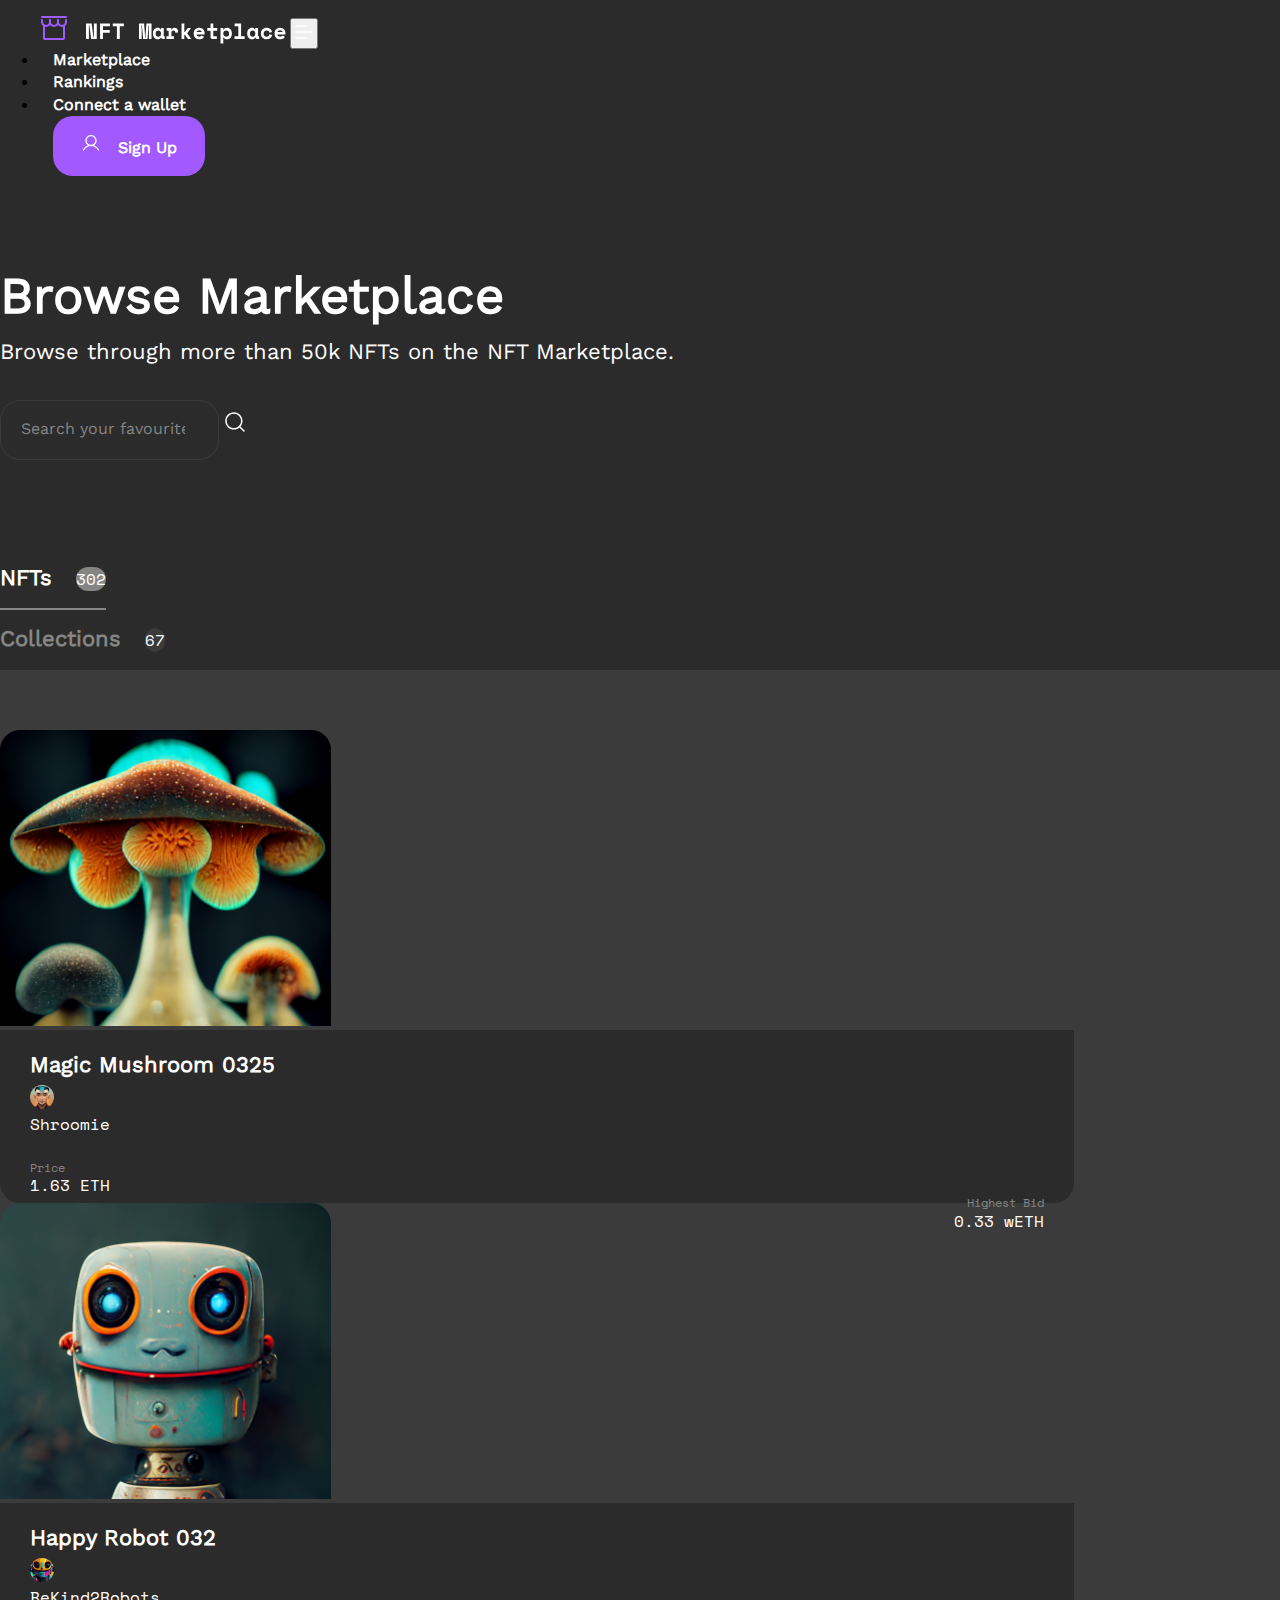
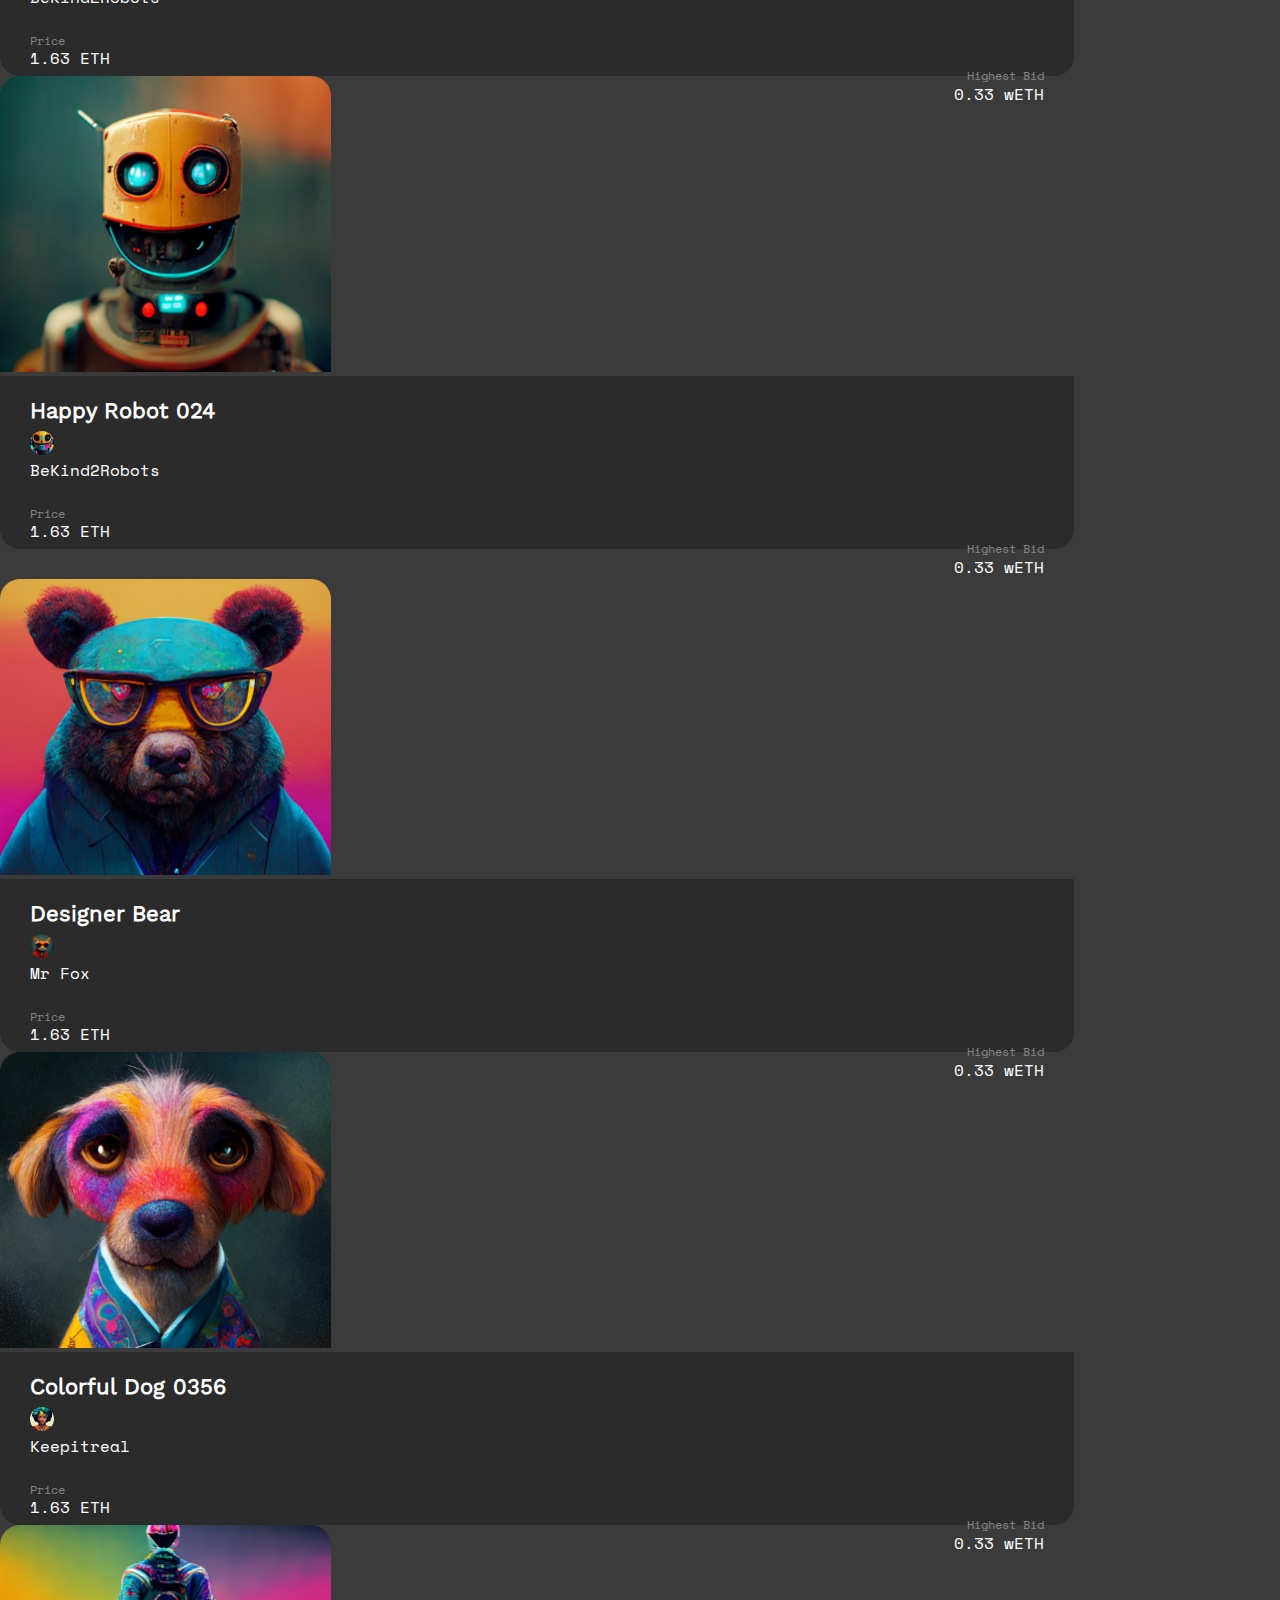
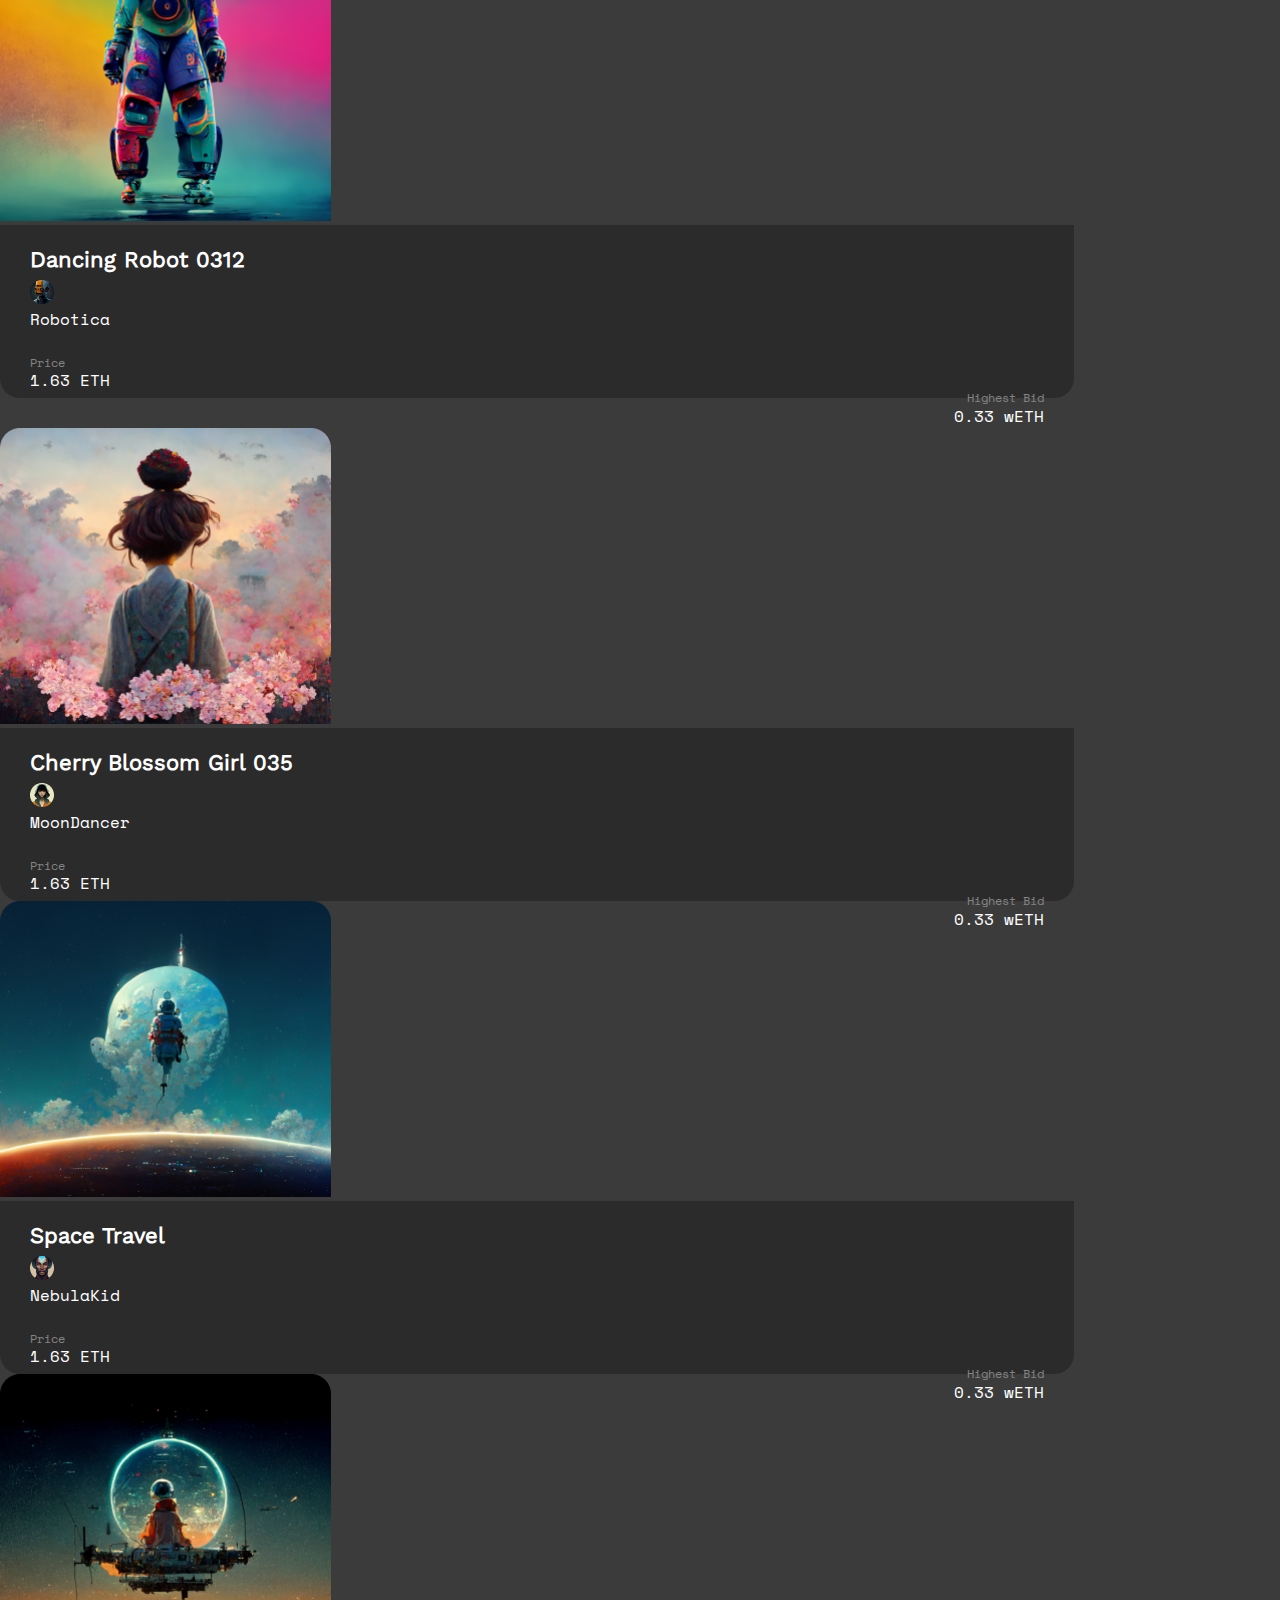
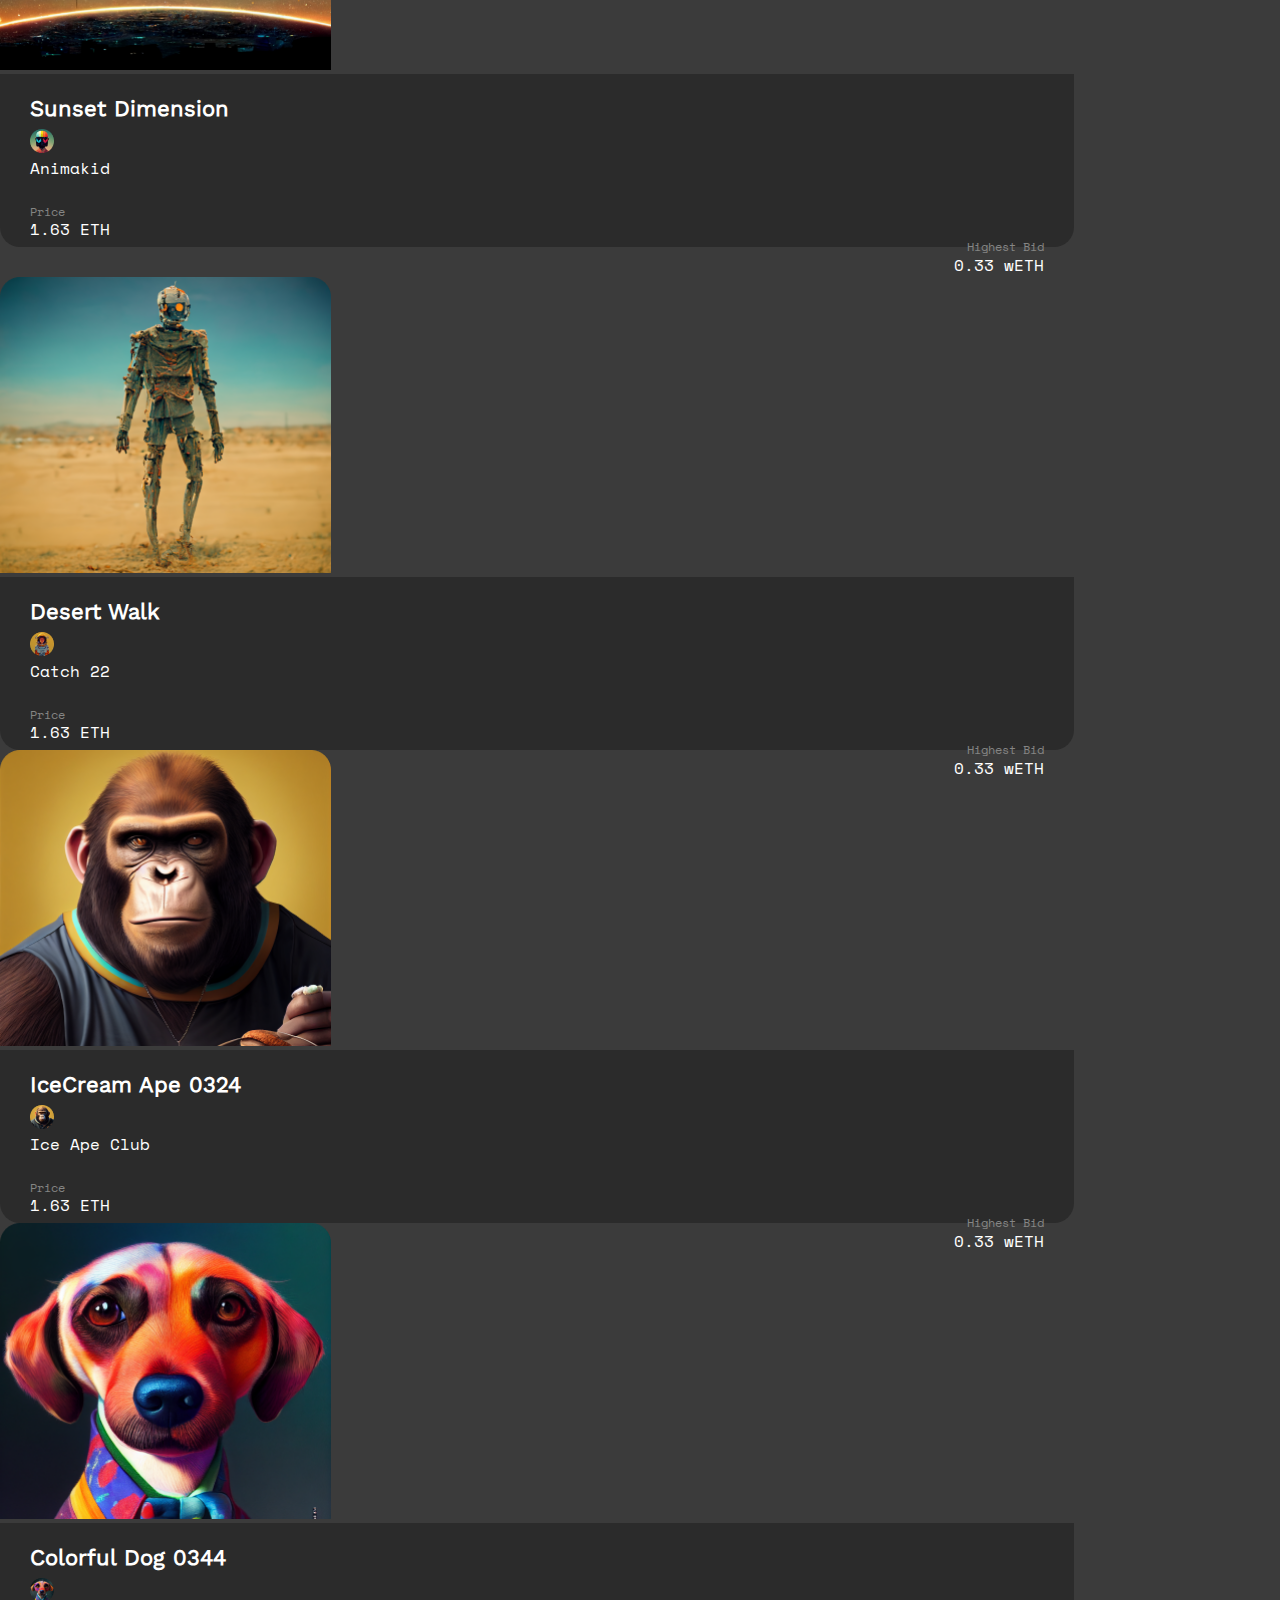
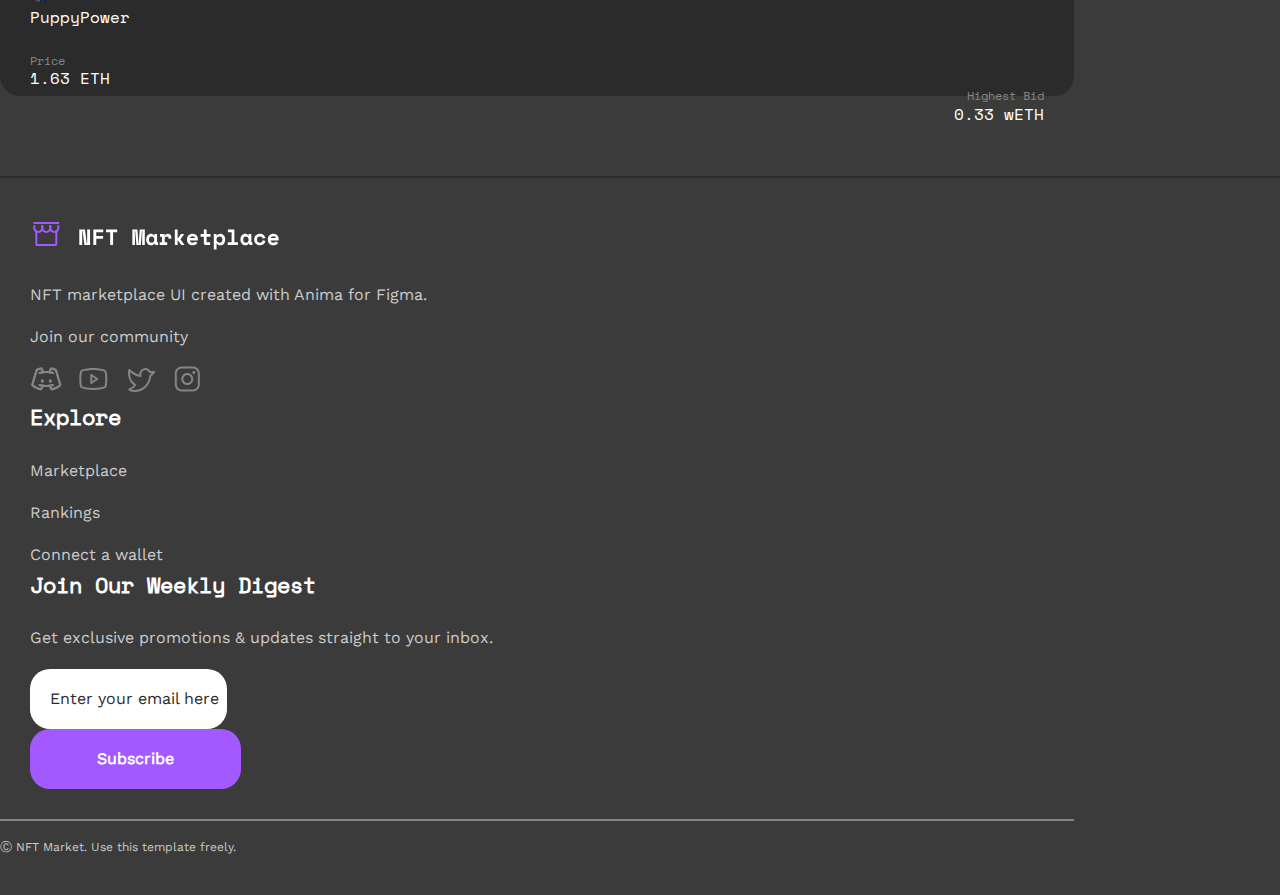
<file: marketplace.html>
<!DOCTYPE html>
<html lang="en">
<head>
    <meta charset="UTF-8">
    <meta name="viewport" content="width=device-width, initial-scale=1.0">
    <link rel="stylesheet" href="style.css">
    <link href="https://cdn.jsdelivr.net/npm/bootstrap@5.3.0/dist/css/bootstrap.min.css" rel="stylesheet" integrity="sha384-9ndCyUaIbzAi2FUVXJi0CjmCapSmO7SnpJef0486qhLnuZ2cdeRhO02iuK6FUUVM" crossorigin="anonymous">
    <script src="https://cdn.jsdelivr.net/npm/bootstrap@5.3.0/dist/js/bootstrap.bundle.min.js" integrity="sha384-geWF76RCwLtnZ8qwWowPQNguL3RmwHVBC9FhGdlKrxdiJJigb/j/68SIy3Te4Bkz" crossorigin="anonymous"></script>
    <title>Marketplace</title>
</head>
<body>
    <!-- HEADER -->
    <header>
        <nav class="navbar navbar-expand-lg">
            <div class="container-fluid mobile_container">
              <a class="navbar-brand d-flex align-items-center" href="index.html">
                <svg class="svg_1" xmlns="http://www.w3.org/2000/svg" width="32" height="32" viewBox="0 0 32 32" fill="none">
                    <path fill-rule="evenodd" clip-rule="evenodd" d="M6 12.4502C6.55228 12.4502 7 12.8979 7 13.4502V26.0002H25V13.4502C25 12.8979 25.4477 12.4502 26 12.4502C26.5523 12.4502 27 12.8979 27 13.4502V26.0002C27 26.5306 26.7893 27.0393 26.4142 27.4144C26.0391 27.7895 25.5304 28.0002 25 28.0002H7C6.46957 28.0002 5.96086 27.7895 5.58579 27.4144C5.21071 27.0393 5 26.5306 5 26.0002V13.4502C5 12.8979 5.44772 12.4502 6 12.4502Z" fill="#A259FF"/>
                    <path fill-rule="evenodd" clip-rule="evenodd" d="M3 5C3 4.44772 3.44772 4 4 4H28C28.5523 4 29 4.44772 29 5C29 5.55228 28.5523 6 28 6H4C3.44772 6 3 5.55228 3 5Z" fill="#A259FF"/>
                    <path fill-rule="evenodd" clip-rule="evenodd" d="M4 7C4.55228 7 5 7.44772 5 8V10C5 10.7956 5.31607 11.5587 5.87868 12.1213C6.44129 12.6839 7.20435 13 8 13C8.79565 13 9.55871 12.6839 10.1213 12.1213C10.6839 11.5587 11 10.7956 11 10V8C11 7.44772 11.4477 7 12 7C12.5523 7 13 7.44772 13 8V10C13 11.3261 12.4732 12.5979 11.5355 13.5355C10.5979 14.4732 9.32608 15 8 15C6.67392 15 5.40215 14.4732 4.46447 13.5355C3.52678 12.5979 3 11.3261 3 10V8C3 7.44772 3.44772 7 4 7Z" fill="#A259FF"/>
                    <path fill-rule="evenodd" clip-rule="evenodd" d="M12 7C12.5523 7 13 7.44772 13 8V10C13 10.7956 13.3161 11.5587 13.8787 12.1213C14.4413 12.6839 15.2044 13 16 13C16.7956 13 17.5587 12.6839 18.1213 12.1213C18.6839 11.5587 19 10.7956 19 10V8C19 7.44772 19.4477 7 20 7C20.5523 7 21 7.44772 21 8V10C21 11.3261 20.4732 12.5979 19.5355 13.5355C18.5979 14.4732 17.3261 15 16 15C14.6739 15 13.4021 14.4732 12.4645 13.5355C11.5268 12.5979 11 11.3261 11 10V8C11 7.44772 11.4477 7 12 7Z" fill="#A259FF"/>
                    <path fill-rule="evenodd" clip-rule="evenodd" d="M20 7C20.5523 7 21 7.44772 21 8V10C21 10.7956 21.3161 11.5587 21.8787 12.1213C22.4413 12.6839 23.2044 13 24 13C24.7956 13 25.5587 12.6839 26.1213 12.1213C26.6839 11.5587 27 10.7956 27 10V8C27 7.44772 27.4477 7 28 7C28.5523 7 29 7.44772 29 8V10C29 11.3261 28.4732 12.5979 27.5355 13.5355C26.5979 14.4732 25.3261 15 24 15C22.6739 15 21.4021 14.4732 20.4645 13.5355C19.5268 12.5979 19 11.3261 19 10V8C19 7.44772 19.4477 7 20 7Z" fill="#A259FF"/>
                  </svg>

                  <svg class="header_svg_2" xmlns="http://www.w3.org/2000/svg" width="200" height="21" viewBox="0 0 200 21" fill="none">
                    <path d="M7.48 14.5476H7.876V0.599609H10.78V15.9996H5.104L3.3 2.05161H2.904V15.9996H0V0.599609H5.676L7.48 14.5476Z" fill="white"/>
                    <path d="M14.0647 0.599609H23.9207V3.37161H16.9687V6.89161H23.7887V9.66361H16.9687V15.9996H14.0647V0.599609Z" fill="white"/>
                    <path d="M26.7874 0.599609H37.8754V3.37161H33.7834V15.9996H30.8794V3.37161H26.7874V0.599609Z" fill="white"/>
                    <path d="M53.0248 0.599609H58.1288L59.0088 12.1716V14.4156H59.5368V12.1716L60.4168 0.599609H65.5208V15.9996H62.8808V5.70361L63.1448 2.18361H62.6168L61.4728 15.9996H57.1168L55.9288 2.18361H55.4008L55.6648 5.70361V15.9996H53.0248V0.599609Z" fill="white"/>
                    <path d="M74.7895 14.4156C74.4962 15.1049 74.0855 15.5963 73.5575 15.8896C73.0295 16.1683 72.4135 16.3076 71.7095 16.3076C71.0495 16.3076 70.4262 16.1829 69.8395 15.9336C69.2675 15.6843 68.7615 15.3176 68.3215 14.8336C67.8815 14.3496 67.5295 13.7629 67.2655 13.0736C67.0162 12.3843 66.8915 11.5996 66.8915 10.7196V10.3676C66.8915 9.50228 67.0162 8.72494 67.2655 8.03561C67.5148 7.34628 67.8522 6.75961 68.2775 6.27561C68.7028 5.79161 69.1942 5.42494 69.7515 5.17561C70.3235 4.91161 70.9322 4.77961 71.5775 4.77961C72.3549 4.77961 72.9782 4.91161 73.4475 5.17561C73.9315 5.43961 74.3129 5.85028 74.5915 6.40761H74.9875V5.08761H77.7595V12.6996C77.7595 13.1396 77.9575 13.3596 78.3535 13.3596H78.7715V15.9996H76.8795C76.3809 15.9996 75.9702 15.8529 75.6475 15.5596C75.3395 15.2663 75.1855 14.8849 75.1855 14.4156H74.7895ZM72.3255 13.6676C73.1322 13.6676 73.7775 13.4036 74.2615 12.8756C74.7455 12.3329 74.9875 11.5996 74.9875 10.6756V10.4116C74.9875 9.48761 74.7455 8.76161 74.2615 8.23361C73.7775 7.69094 73.1322 7.41961 72.3255 7.41961C71.5189 7.41961 70.8735 7.69094 70.3895 8.23361C69.9055 8.76161 69.6635 9.48761 69.6635 10.4116V10.6756C69.6635 11.5996 69.9055 12.3329 70.3895 12.8756C70.8735 13.4036 71.5189 13.6676 72.3255 13.6676Z" fill="white"/>
                    <path d="M80.6702 5.08761H85.2902V6.67161H85.6862C85.8915 6.07028 86.2362 5.60828 86.7202 5.28561C87.2189 4.94828 87.8129 4.77961 88.5022 4.77961C89.5876 4.77961 90.4602 5.12428 91.1202 5.81361C91.7802 6.48828 92.1102 7.52228 92.1102 8.91561V9.39961L89.2502 9.66361V9.35561C89.2502 8.75428 89.0962 8.27761 88.7882 7.92561C88.4802 7.55894 88.0182 7.37561 87.4022 7.37561C86.7862 7.37561 86.3022 7.58828 85.9502 8.01361C85.5982 8.43894 85.4222 9.04761 85.4222 9.83961V13.3596H87.9302V15.9996H80.4062V13.3596H82.6502V7.72761H80.6702V5.08761Z" fill="white"/>
                    <path d="M98.3209 9.09161H98.8489L101.753 5.08761H104.789V5.21961L101.269 10.2136V10.6096L105.141 15.8676V15.9996H101.973L98.8489 11.7316H98.3209V15.9996H95.5489V0.599609H98.3209V9.09161Z" fill="white"/>
                    <path d="M110.582 11.4456C110.596 11.7683 110.67 12.0689 110.802 12.3476C110.948 12.6116 111.139 12.8463 111.374 13.0516C111.623 13.2423 111.902 13.3963 112.21 13.5136C112.532 13.6163 112.87 13.6676 113.222 13.6676C113.911 13.6676 114.439 13.5503 114.806 13.3156C115.172 13.0663 115.436 12.7729 115.598 12.4356L117.974 13.7556C117.842 14.0343 117.658 14.3276 117.424 14.6356C117.189 14.9289 116.881 15.2003 116.5 15.4496C116.133 15.6989 115.678 15.9043 115.136 16.0656C114.608 16.2269 113.984 16.3076 113.266 16.3076C112.444 16.3076 111.696 16.1756 111.022 15.9116C110.347 15.6476 109.76 15.2663 109.262 14.7676C108.778 14.2689 108.396 13.6603 108.118 12.9416C107.854 12.2229 107.722 11.4089 107.722 10.4996V10.3676C107.722 9.53161 107.861 8.76894 108.14 8.07961C108.433 7.39028 108.829 6.80361 109.328 6.31961C109.826 5.83561 110.406 5.46161 111.066 5.19761C111.74 4.91894 112.459 4.77961 113.222 4.77961C114.16 4.77961 114.967 4.94828 115.642 5.28561C116.316 5.60828 116.874 6.02628 117.314 6.53961C117.754 7.03828 118.076 7.59561 118.282 8.21161C118.487 8.81294 118.59 9.39961 118.59 9.97161V11.4456H110.582ZM113.2 7.28761C112.496 7.28761 111.924 7.47094 111.484 7.83761C111.044 8.18961 110.758 8.60028 110.626 9.06961H115.774C115.686 8.55628 115.407 8.13094 114.938 7.79361C114.483 7.45628 113.904 7.28761 113.2 7.28761Z" fill="white"/>
                    <path d="M121.302 5.08761H124.536V0.599609H127.308V5.08761H131.246V7.72761H127.308V12.6996C127.308 13.1396 127.506 13.3596 127.902 13.3596H130.85V15.9996H126.23C125.732 15.9996 125.321 15.8383 124.998 15.5156C124.69 15.1929 124.536 14.7823 124.536 14.2836V7.72761H121.302V5.08761Z" fill="white"/>
                    <path d="M137.281 20.3996H134.509V5.08761H137.281V6.67161H137.677C137.97 6.07028 138.396 5.60828 138.953 5.28561C139.51 4.94828 140.222 4.77961 141.087 4.77961C141.732 4.77961 142.341 4.90428 142.913 5.15361C143.5 5.40294 144.006 5.76961 144.431 6.25361C144.871 6.72294 145.216 7.30228 145.465 7.99161C145.729 8.68094 145.861 9.46561 145.861 10.3456V10.7416C145.861 11.6363 145.736 12.4283 145.487 13.1176C145.238 13.8069 144.9 14.3936 144.475 14.8776C144.05 15.3469 143.544 15.7063 142.957 15.9556C142.385 16.1903 141.762 16.3076 141.087 16.3076C140.588 16.3076 140.156 16.2563 139.789 16.1536C139.422 16.0509 139.1 15.9116 138.821 15.7356C138.557 15.5596 138.33 15.3616 138.139 15.1416C137.963 14.9069 137.809 14.6649 137.677 14.4156H137.281V20.3996ZM140.185 13.6676C141.05 13.6676 141.747 13.4036 142.275 12.8756C142.818 12.3329 143.089 11.5996 143.089 10.6756V10.4116C143.089 9.48761 142.818 8.76161 142.275 8.23361C141.747 7.69094 141.05 7.41961 140.185 7.41961C139.32 7.41961 138.616 7.69828 138.073 8.25561C137.545 8.79828 137.281 9.51694 137.281 10.4116V10.6756C137.281 11.5703 137.545 12.2963 138.073 12.8536C138.616 13.3963 139.32 13.6676 140.185 13.6676Z" fill="white"/>
                    <path d="M148.486 13.3596H152.314V3.23961H148.618V0.599609H155.086V13.3596H158.65V15.9996H148.486V13.3596Z" fill="white"/>
                    <path d="M169.084 14.4156C168.791 15.1049 168.38 15.5963 167.852 15.8896C167.324 16.1683 166.708 16.3076 166.004 16.3076C165.344 16.3076 164.721 16.1829 164.134 15.9336C163.562 15.6843 163.056 15.3176 162.616 14.8336C162.176 14.3496 161.824 13.7629 161.56 13.0736C161.311 12.3843 161.186 11.5996 161.186 10.7196V10.3676C161.186 9.50228 161.311 8.72494 161.56 8.03561C161.81 7.34628 162.147 6.75961 162.572 6.27561C162.998 5.79161 163.489 5.42494 164.046 5.17561C164.618 4.91161 165.227 4.77961 165.872 4.77961C166.65 4.77961 167.273 4.91161 167.742 5.17561C168.226 5.43961 168.608 5.85028 168.886 6.40761H169.282V5.08761H172.054V12.6996C172.054 13.1396 172.252 13.3596 172.648 13.3596H173.066V15.9996H171.174C170.676 15.9996 170.265 15.8529 169.942 15.5596C169.634 15.2663 169.48 14.8849 169.48 14.4156H169.084ZM166.62 13.6676C167.427 13.6676 168.072 13.4036 168.556 12.8756C169.04 12.3329 169.282 11.5996 169.282 10.6756V10.4116C169.282 9.48761 169.04 8.76161 168.556 8.23361C168.072 7.69094 167.427 7.41961 166.62 7.41961C165.814 7.41961 165.168 7.69094 164.684 8.23361C164.2 8.76161 163.958 9.48761 163.958 10.4116V10.6756C163.958 11.5996 164.2 12.3329 164.684 12.8756C165.168 13.4036 165.814 13.6676 166.62 13.6676Z" fill="white"/>
                    <path d="M186.141 11.9956C185.892 13.2863 185.298 14.3276 184.359 15.1196C183.435 15.9116 182.196 16.3076 180.641 16.3076C179.834 16.3076 179.079 16.1829 178.375 15.9336C177.686 15.6843 177.084 15.3249 176.571 14.8556C176.058 14.3863 175.654 13.8069 175.361 13.1176C175.068 12.4283 174.921 11.6436 174.921 10.7636V10.4996C174.921 9.61961 175.068 8.82761 175.361 8.12361C175.654 7.41961 176.058 6.81828 176.571 6.31961C177.099 5.82094 177.708 5.43961 178.397 5.17561C179.101 4.91161 179.849 4.77961 180.641 4.77961C182.166 4.77961 183.398 5.17561 184.337 5.96761C185.29 6.75961 185.892 7.80094 186.141 9.09161L183.413 9.79561C183.325 9.15028 183.046 8.59295 182.577 8.12361C182.108 7.65428 181.448 7.41961 180.597 7.41961C180.201 7.41961 179.827 7.49294 179.475 7.63961C179.123 7.78628 178.815 7.99894 178.551 8.27761C178.287 8.54161 178.074 8.87161 177.913 9.26761C177.766 9.64894 177.693 10.0816 177.693 10.5656V10.6976C177.693 11.1816 177.766 11.6143 177.913 11.9956C178.074 12.3623 178.287 12.6703 178.551 12.9196C178.815 13.1689 179.123 13.3596 179.475 13.4916C179.827 13.6089 180.201 13.6676 180.597 13.6676C181.448 13.6676 182.093 13.4549 182.533 13.0296C182.988 12.6043 183.281 12.0323 183.413 11.3136L186.141 11.9956Z" fill="white"/>
                    <path d="M191.406 11.4456C191.421 11.7683 191.494 12.0689 191.626 12.3476C191.773 12.6116 191.963 12.8463 192.198 13.0516C192.447 13.2423 192.726 13.3963 193.034 13.5136C193.357 13.6163 193.694 13.6676 194.046 13.6676C194.735 13.6676 195.263 13.5503 195.63 13.3156C195.997 13.0663 196.261 12.7729 196.422 12.4356L198.798 13.7556C198.666 14.0343 198.483 14.3276 198.248 14.6356C198.013 14.9289 197.705 15.2003 197.324 15.4496C196.957 15.6989 196.503 15.9043 195.96 16.0656C195.432 16.2269 194.809 16.3076 194.09 16.3076C193.269 16.3076 192.521 16.1756 191.846 15.9116C191.171 15.6476 190.585 15.2663 190.086 14.7676C189.602 14.2689 189.221 13.6603 188.942 12.9416C188.678 12.2229 188.546 11.4089 188.546 10.4996V10.3676C188.546 9.53161 188.685 8.76894 188.964 8.07961C189.257 7.39028 189.653 6.80361 190.152 6.31961C190.651 5.83561 191.23 5.46161 191.89 5.19761C192.565 4.91894 193.283 4.77961 194.046 4.77961C194.985 4.77961 195.791 4.94828 196.466 5.28561C197.141 5.60828 197.698 6.02628 198.138 6.53961C198.578 7.03828 198.901 7.59561 199.106 8.21161C199.311 8.81294 199.414 9.39961 199.414 9.97161V11.4456H191.406ZM194.024 7.28761C193.32 7.28761 192.748 7.47094 192.308 7.83761C191.868 8.18961 191.582 8.60028 191.45 9.06961H196.598C196.51 8.55628 196.231 8.13094 195.762 7.79361C195.307 7.45628 194.728 7.28761 194.024 7.28761Z" fill="white"/>
                  </svg>
              </a>
              <button class="navbar-toggler" type="button" data-bs-toggle="collapse" data-bs-target="#navbarNav">
                <svg xmlns="http://www.w3.org/2000/svg" width="24" height="24" viewBox="0 0 24 24" fill="none">
                  <path fill-rule="evenodd" clip-rule="evenodd" d="M3 12C3 11.5858 3.33579 11.25 3.75 11.25H20.25C20.6642 11.25 21 11.5858 21 12C21 12.4142 20.6642 12.75 20.25 12.75H3.75C3.33579 12.75 3 12.4142 3 12Z" fill="white"/>
                  <path fill-rule="evenodd" clip-rule="evenodd" d="M3 6C3 5.58579 3.33579 5.25 3.75 5.25H15C15.4142 5.25 15.75 5.58579 15.75 6C15.75 6.41421 15.4142 6.75 15 6.75H3.75C3.33579 6.75 3 6.41421 3 6Z" fill="white"/>
                  <path fill-rule="evenodd" clip-rule="evenodd" d="M3 18C3 17.5858 3.33579 17.25 3.75 17.25H15C15.4142 17.25 15.75 17.5858 15.75 18C15.75 18.4142 15.4142 18.75 15 18.75H3.75C3.33579 18.75 3 18.4142 3 18Z" fill="white"/>
                </svg>
              </button>
              <div class="collapse navbar-collapse" id="navbarNav">
                <ul class="navbar-nav ms-auto">
                  <li class="nav-item">
                    <a class="nav-link nav_link" href="marketplace.html">Marketplace</a>
                  </li>
                  <li class="nav-item">
                    <a class="nav-link nav_link" href="rankings.html">Rankings</a>
                  </li>
                  <li class="nav-item">
                    <a class="nav-link nav_link" href="connectwallet.html">Connect a wallet</a>
                  </li>
                </ul>
                <a href="signup.html">
                <button type="button" class="navbar_button">
                  <svg class="svg_2" xmlns="http://www.w3.org/2000/svg" width="20" height="20" viewBox="0 0 20 20" fill="none">
                    <path fill-rule="evenodd" clip-rule="evenodd" d="M10 3.125C7.58375 3.125 5.625 5.08375 5.625 7.5C5.625 9.91625 7.58375 11.875 10 11.875C12.4162 11.875 14.375 9.91625 14.375 7.5C14.375 5.08375 12.4162 3.125 10 3.125ZM4.375 7.5C4.375 4.3934 6.8934 1.875 10 1.875C13.1066 1.875 15.625 4.3934 15.625 7.5C15.625 10.6066 13.1066 13.125 10 13.125C6.8934 13.125 4.375 10.6066 4.375 7.5Z" fill="white"/>
                    <path fill-rule="evenodd" clip-rule="evenodd" d="M10 13.1245C8.57364 13.1245 7.17241 13.5 5.93717 14.2132C4.70194 14.9265 3.67623 15.9523 2.96317 17.1877C2.79061 17.4866 2.40837 17.5891 2.10942 17.4165C1.81047 17.2439 1.70802 16.8617 1.88058 16.5628C2.70335 15.1374 3.88686 13.9537 5.31212 13.1307C6.73739 12.3078 8.3542 11.8745 10 11.8745C11.6458 11.8745 13.2626 12.3078 14.6879 13.1307C16.1131 13.9537 17.2966 15.1374 18.1194 16.5628C18.292 16.8617 18.1895 17.2439 17.8906 17.4165C17.5916 17.5891 17.2094 17.4866 17.0368 17.1877C16.3238 15.9523 15.2981 14.9265 14.0628 14.2132C12.8276 13.5 11.4264 13.1245 10 13.1245Z" fill="white"/>
                  </svg>

                  Sign Up
                </button></a>
              </div>
            </div>
          </nav>
    </header>    
    <!-- BROWSE MARKETPLACE -->
    <div class="outer-container-browse">
        <div class="container container_mrk">
            <div class="row">
                <h2 class="mrk_h2">Browse Marketplace</h2>
            </div>
            <div class="row row_m10">
                <p class="mrk_p">Browse through more than 50k NFTs on the NFT Marketplace.</p>
            </div>
            <div class="row row_m30">
                <div class="col-md-12 col-12 position-relative">
                    <input type="search" class="marketplace_search_input w-100" placeholder="Search your favourite NFTs">

                    <svg class="search_icon_mrk position-absolute" xmlns="http://www.w3.org/2000/svg" width="24" height="24" viewBox="0 0 24 24" fill="none">
                        <path fill-rule="evenodd" clip-rule="evenodd" d="M10.875 3.75C6.93997 3.75 3.75 6.93997 3.75 10.875C3.75 14.81 6.93997 18 10.875 18C14.81 18 18 14.81 18 10.875C18 6.93997 14.81 3.75 10.875 3.75ZM2.25 10.875C2.25 6.11154 6.11154 2.25 10.875 2.25C15.6385 2.25 19.5 6.11154 19.5 10.875C19.5 15.6385 15.6385 19.5 10.875 19.5C6.11154 19.5 2.25 15.6385 2.25 10.875Z" fill="white"/>
                        <path fill-rule="evenodd" clip-rule="evenodd" d="M15.9135 15.9133C16.2063 15.6204 16.6812 15.6204 16.9741 15.9133L21.5304 20.4695C21.8233 20.7624 21.8233 21.2373 21.5304 21.5302C21.2375 21.8231 20.7626 21.8231 20.4697 21.5302L15.9135 16.9739C15.6206 16.681 15.6206 16.2062 15.9135 15.9133Z" fill="white"/>
                    </svg>
                </div>
            </div>
        </div>
    </div>
    <!-- TAB BUTTONS -->
    <div class="container container_tabs row_m10">
        <div class="row">
            <div class="col-md-6 col-6 pe-0">
                <button type="button" class="tab_button_active w-100">            
                    NFTs

                    <span class="badge custom_badge_active mobile_dn">
                        302
                    </span>                     
                </button>
            </div>
            <div class="col-md-6 col-6 ps-0">
                <button type="button" class="tab_button w-100">
                    Collections

                    <span class="badge custom_badge mobile_dn">
                        67
                    </span> 
                </button>
            </div>
        </div>
    </div>
    <!-- MARKETPLACE CARDS -->
    <div class="outer-container-mrk-cards">
        <div class="container mrk_cards_container">
            <!-- CARDS ROW 1 -->
            <div class="row mobile_dn">
                <div class="col-md-4 col-12">
                <div class="card custom_card_3">
                    <img src="assets/img/magicmushroom0325.png" class="card-img-top card_img_top" alt="Image">
                
                    <div class="card_body_custom_2 background_change">
                    <h5 class="h5_4">Magic Mushroom 0325</h5>
        
                    <div class="d-flex row_m5">  
                        <img src="assets/img/Avatar Placeholder (1).png" alt="icon" class="mr_12">
                        
                        <p class="card_text_3">Shroomie</p>
                    </div>
                    <div class="row row_m25">
                        <div class="col-md-6 col-6">
                        <div class="row">
                            <div class="col-md-12 col-12">
                            <p class="card_text_4">Price</p>
                            </div>
                        </div>  
                        <div class="row mt-2">
                            <div class="col-md-12 col-12">
                            <p class="card_text_5">1.63 ETH</p>
                            </div>
                        </div>
                        </div>
                        <div class="col-md-6 col-6">
                        <div class="row">
                            <div class="col-md-12 col-12">
                            <p class="card_text_6">Highest Bid</p>
                            </div>
                        </div>  
                        <div class="row mt-2">
                            <div class="col-md-12 col-12">
                            <p class="card_text_7">0.33 wETH</p>
                            </div>
                        </div>
                        </div>
                    </div>
                    </div>
                </div>
                </div>
                <div class="col-md-4 col-12">
                <div class="card custom_card_3">
                    <img src="assets/img/happyrobot032.png" class="card-img-top card_img_top" alt="Image">
                
                    <div class="card_body_custom_2 background_change">
                    <h5 class="h5_4">Happy Robot 032</h5>
        
                    <div class="d-flex row_m5">  
                        <img src="assets/img/Avatar Placeholder (2).png" alt="icon" class="mr_12">
                        
                        <p class="card_text_3">BeKind2Robots</p>
                    </div>
                    <div class="row row_m25">
                        <div class="col-md-6 col-6">
                        <div class="row">
                            <div class="col-md-12 col-12">
                            <p class="card_text_4">Price</p>
                            </div>
                        </div>  
                        <div class="row mt-2">
                            <div class="col-md-12 col-12">
                            <p class="card_text_5">1.63 ETH</p>
                            </div>
                        </div>
                        </div>
                        <div class="col-md-6 col-6">
                        <div class="row">
                            <div class="col-md-12 col-12">
                            <p class="card_text_6">Highest Bid</p>
                            </div>
                        </div>  
                        <div class="row mt-2">
                            <div class="col-md-12 col-12">
                            <p class="card_text_7">0.33 wETH</p>
                            </div>
                        </div>
                        </div>
                    </div>
                    </div>
                </div>
                </div>
                <div class="col-md-4 col-12">
                <div class="card custom_card_3">
                    <img src="assets/img/happyrobot024.png" class="card-img-top card_img_top" alt="Image">
                
                    <div class="card_body_custom_2 background_change">
                    <h5 class="h5_4">Happy Robot 024</h5>
        
                    <div class="d-flex row_m5">  
                        <img src="assets/img/Avatar Placeholder (2).png" alt="icon" class="mr_12">
                        
                        <p class="card_text_3">BeKind2Robots</p>
                    </div>
                    <div class="row row_m25">
                        <div class="col-md-6 col-6">
                        <div class="row">
                            <div class="col-md-12 col-12">
                            <p class="card_text_4">Price</p>
                            </div>
                        </div>  
                        <div class="row mt-2">
                            <div class="col-md-12 col-12">
                            <p class="card_text_5">1.63 ETH</p>
                            </div>
                        </div>
                        </div>
                        <div class="col-md-6 col-6">
                        <div class="row">
                            <div class="col-md-12 col-12">
                            <p class="card_text_6">Highest Bid</p>
                            </div>
                        </div>  
                        <div class="row mt-2">
                            <div class="col-md-12 col-12">
                            <p class="card_text_7">0.33 wETH</p>
                            </div>
                        </div>
                        </div>
                    </div>
                    </div>
                </div>
                </div>
            </div>
            <!-- CARDS ROW 2 -->
            <div class="row row_m30 mobile_dn">
                <div class="col-md-4 col-12">
                <div class="card custom_card_3">
                    <img src="assets/img/designerbear.png" class="card-img-top card_img_top" alt="Image">
                
                    <div class="card_body_custom_2 background_change">
                    <h5 class="h5_4">Designer Bear</h5>
        
                    <div class="d-flex row_m5">  
                        <img src="assets/img/Avatar Placeholder.png" alt="icon" class="mr_12">
                        
                        <p class="card_text_3">Mr Fox</p>
                    </div>
                    <div class="row row_m25">
                        <div class="col-md-6 col-6">
                        <div class="row">
                            <div class="col-md-12 col-12">
                            <p class="card_text_4">Price</p>
                            </div>
                        </div>  
                        <div class="row mt-2">
                            <div class="col-md-12 col-12">
                            <p class="card_text_5">1.63 ETH</p>
                            </div>
                        </div>
                        </div>
                        <div class="col-md-6 col-6">
                        <div class="row">
                            <div class="col-md-12 col-12">
                            <p class="card_text_6">Highest Bid</p>
                            </div>
                        </div>  
                        <div class="row mt-2">
                            <div class="col-md-12 col-12">
                            <p class="card_text_7">0.33 wETH</p>
                            </div>
                        </div>
                        </div>
                    </div>
                    </div>
                </div>
                </div>
                <div class="col-md-4 col-12">
                <div class="card custom_card_3">
                    <img src="assets/img/colorfuldog0356.png" class="card-img-top card_img_top" alt="Image">
                
                    <div class="card_body_custom_2 background_change">
                    <h5 class="h5_4">Colorful Dog 0356</h5>
        
                    <div class="d-flex row_m5">  
                        <img src="assets/img/card_mini_icon_3.png" alt="icon" class="mr_12">
                        
                        <p class="card_text_3">Keepitreal</p>
                    </div>
                    <div class="row row_m25">
                        <div class="col-md-6 col-6">
                        <div class="row">
                            <div class="col-md-12 col-12">
                            <p class="card_text_4">Price</p>
                            </div>
                        </div>  
                        <div class="row mt-2">
                            <div class="col-md-12 col-12">
                            <p class="card_text_5">1.63 ETH</p>
                            </div>
                        </div>
                        </div>
                        <div class="col-md-6 col-6">
                        <div class="row">
                            <div class="col-md-12 col-12">
                            <p class="card_text_6">Highest Bid</p>
                            </div>
                        </div>  
                        <div class="row mt-2">
                            <div class="col-md-12 col-12">
                            <p class="card_text_7">0.33 wETH</p>
                            </div>
                        </div>
                        </div>
                    </div>
                    </div>
                </div>
                </div>
                <div class="col-md-4 col-12">
                <div class="card custom_card_3">
                    <img src="assets/img/dancingrobot0321.png" class="card-img-top card_img_top" alt="Image">
                
                    <div class="card_body_custom_2 background_change">
                    <h5 class="h5_4">Dancing Robot 0312</h5>
        
                    <div class="d-flex row_m5">  
                        <img src="assets/img/robotica.png" alt="icon" class="mr_12">
                        
                        <p class="card_text_3">Robotica</p>
                    </div>
                    <div class="row row_m25">
                        <div class="col-md-6 col-6">
                        <div class="row">
                            <div class="col-md-12 col-12">
                            <p class="card_text_4">Price</p>
                            </div>
                        </div>  
                        <div class="row mt-2">
                            <div class="col-md-12 col-12">
                            <p class="card_text_5">1.63 ETH</p>
                            </div>
                        </div>
                        </div>
                        <div class="col-md-6 col-6">
                        <div class="row">
                            <div class="col-md-12 col-12">
                            <p class="card_text_6">Highest Bid</p>
                            </div>
                        </div>  
                        <div class="row mt-2">
                            <div class="col-md-12 col-12">
                            <p class="card_text_7">0.33 wETH</p>
                            </div>
                        </div>
                        </div>
                    </div>
                    </div>
                </div>
                </div>
            </div>
            <!-- CARDS ROW 3 -->
            <div class="row row_m30 mobile_dn">
                <div class="col-md-4 col-12">
                <div class="card custom_card_3">
                    <img src="assets/img/cherryblossomgirl035.png" class="card-img-top card_img_top" alt="Image">
                
                    <div class="card_body_custom_2 background_change">
                    <h5 class="h5_4">Cherry Blossom Girl 035</h5>
        
                    <div class="d-flex row_m5">  
                        <img src="assets/img/card_mini_icon_1.png" alt="icon" class="mr_12">
                        
                        <p class="card_text_3">MoonDancer</p>
                    </div>
                    <div class="row row_m25">
                        <div class="col-md-6 col-6">
                        <div class="row">
                            <div class="col-md-12 col-12">
                            <p class="card_text_4">Price</p>
                            </div>
                        </div>  
                        <div class="row mt-2">
                            <div class="col-md-12 col-12">
                            <p class="card_text_5">1.63 ETH</p>
                            </div>
                        </div>
                        </div>
                        <div class="col-md-6 col-6">
                        <div class="row">
                            <div class="col-md-12 col-12">
                            <p class="card_text_6">Highest Bid</p>
                            </div>
                        </div>  
                        <div class="row mt-2">
                            <div class="col-md-12 col-12">
                            <p class="card_text_7">0.33 wETH</p>
                            </div>
                        </div>
                        </div>
                    </div>
                    </div>
                </div>
                </div>
                <div class="col-md-4 col-12">
                <div class="card custom_card_3">
                    <img src="assets/img/spacetravel.png" class="card-img-top card_img_top" alt="Image">
                
                    <div class="card_body_custom_2 background_change">
                    <h5 class="h5_4">Space Travel</h5>
        
                    <div class="d-flex row_m5">  
                        <img src="assets/img/card_mini_icon_2.png" alt="icon" class="mr_12">
                        
                        <p class="card_text_3">NebulaKid</p>
                    </div>
                    <div class="row row_m25">
                        <div class="col-md-6 col-6">
                        <div class="row">
                            <div class="col-md-12 col-12">
                            <p class="card_text_4">Price</p>
                            </div>
                        </div>  
                        <div class="row mt-2">
                            <div class="col-md-12 col-12">
                            <p class="card_text_5">1.63 ETH</p>
                            </div>
                        </div>
                        </div>
                        <div class="col-md-6 col-6">
                        <div class="row">
                            <div class="col-md-12 col-12">
                            <p class="card_text_6">Highest Bid</p>
                            </div>
                        </div>  
                        <div class="row mt-2">
                            <div class="col-md-12 col-12">
                            <p class="card_text_7">0.33 wETH</p>
                            </div>
                        </div>
                        </div>
                    </div>
                    </div>
                </div>
                </div>
                <div class="col-md-4 col-12">
                <div class="card custom_card_3">
                    <img src="assets/img/sunsetdimension.png" class="card-img-top card_img_top" alt="Image">
                
                    <div class="card_body_custom_2 background_change">
                    <h5 class="h5_4">Sunset Dimension</h5>
        
                    <div class="d-flex row_m5">  
                        <img src="assets/img/animakid24.png" alt="icon" class="mr_12">
                        
                        <p class="card_text_3">Animakid</p>
                    </div>
                    <div class="row row_m25">
                        <div class="col-md-6 col-6">
                        <div class="row">
                            <div class="col-md-12 col-12">
                            <p class="card_text_4">Price</p>
                            </div>
                        </div>  
                        <div class="row mt-2">
                            <div class="col-md-12 col-12">
                            <p class="card_text_5">1.63 ETH</p>
                            </div>
                        </div>
                        </div>
                        <div class="col-md-6 col-6">
                        <div class="row">
                            <div class="col-md-12 col-12">
                            <p class="card_text_6">Highest Bid</p>
                            </div>
                        </div>  
                        <div class="row mt-2">
                            <div class="col-md-12 col-12">
                            <p class="card_text_7">0.33 wETH</p>
                            </div>
                        </div>
                        </div>
                    </div>
                    </div>
                </div>
                </div>
            </div>   
            <!-- CARDS ROW 4 -->
            <div class="row row_m30 mobile_dn">
                <div class="col-md-4 col-12">
                <div class="card custom_card_3">
                    <img src="assets/img/desertwalk.png" class="card-img-top card_img_top" alt="Image">
                
                    <div class="card_body_custom_2 background_change">
                    <h5 class="h5_4">Desert Walk</h5>
        
                    <div class="d-flex row_m5">  
                        <img src="assets/img/catch22.png" alt="icon" class="mr_12">
                        
                        <p class="card_text_3">Catch 22</p>
                    </div>
                    <div class="row row_m25">
                        <div class="col-md-6 col-6">
                        <div class="row">
                            <div class="col-md-12 col-12">
                            <p class="card_text_4">Price</p>
                            </div>
                        </div>  
                        <div class="row mt-2">
                            <div class="col-md-12 col-12">
                            <p class="card_text_5">1.63 ETH</p>
                            </div>
                        </div>
                        </div>
                        <div class="col-md-6 col-6">
                        <div class="row">
                            <div class="col-md-12 col-12">
                            <p class="card_text_6">Highest Bid</p>
                            </div>
                        </div>  
                        <div class="row mt-2">
                            <div class="col-md-12 col-12">
                            <p class="card_text_7">0.33 wETH</p>
                            </div>
                        </div>
                        </div>
                    </div>
                    </div>
                </div>
                </div>
                <div class="col-md-4 col-12">
                <div class="card custom_card_3">
                    <img src="assets/img/icecreamape0324.png" class="card-img-top card_img_top" alt="Image">
                
                    <div class="card_body_custom_2 background_change">
                    <h5 class="h5_4">IceCream Ape 0324</h5>
        
                    <div class="d-flex row_m5">  
                        <img src="assets/img/iceapeclub.png" alt="icon" class="mr_12">
                        
                        <p class="card_text_3">Ice Ape Club</p>
                    </div>
                    <div class="row row_m25">
                        <div class="col-md-6 col-6">
                        <div class="row">
                            <div class="col-md-12 col-12">
                            <p class="card_text_4">Price</p>
                            </div>
                        </div>  
                        <div class="row mt-2">
                            <div class="col-md-12 col-12">
                            <p class="card_text_5">1.63 ETH</p>
                            </div>
                        </div>
                        </div>
                        <div class="col-md-6 col-6">
                        <div class="row">
                            <div class="col-md-12 col-12">
                            <p class="card_text_6">Highest Bid</p>
                            </div>
                        </div>  
                        <div class="row mt-2">
                            <div class="col-md-12 col-12">
                            <p class="card_text_7">0.33 wETH</p>
                            </div>
                        </div>
                        </div>
                    </div>
                    </div>
                </div>
                </div>
                <div class="col-md-4 col-12">
                <div class="card custom_card_3">
                    <img src="assets/img/colorfuldog0344.png" class="card-img-top card_img_top" alt="Image">
                
                    <div class="card_body_custom_2 background_change">
                    <h5 class="h5_4">Colorful Dog 0344</h5>
        
                    <div class="d-flex row_m5">  
                        <img src="assets/img/puppypower.png" alt="icon" class="mr_12">
                        
                        <p class="card_text_3">PuppyPower</p>
                    </div>
                    <div class="row row_m25">
                        <div class="col-md-6 col-6">
                        <div class="row">
                            <div class="col-md-12 col-12">
                            <p class="card_text_4">Price</p>
                            </div>
                        </div>  
                        <div class="row mt-2">
                            <div class="col-md-12 col-12">
                            <p class="card_text_5">1.63 ETH</p>
                            </div>
                        </div>
                        </div>
                        <div class="col-md-6 col-6">
                        <div class="row">
                            <div class="col-md-12 col-12">
                            <p class="card_text_6">Highest Bid</p>
                            </div>
                        </div>  
                        <div class="row mt-2">
                            <div class="col-md-12 col-12">
                            <p class="card_text_7">0.33 wETH</p>
                            </div>
                        </div>
                        </div>
                    </div>
                    </div>
                </div>
                </div>
            </div>  
            <!-- CARDS ROW MOBILE -->
            <div class="row mobile_db">
                <div class="col-md-4 col-12">
                    <div class="card custom_card_3">
                        <img src="assets/img/magicmushroom0324.png" class="card-img-top card_img_top" alt="Image">
                    
                        <div class="card_body_custom_2 background_change">
                        <h5 class="h5_4">Magic Mushroom 0324</h5>
            
                        <div class="d-flex row_m5">  
                            <img src="assets/img/Avatar Placeholder (1).png" alt="icon" class="mr_12">
                            
                            <p class="card_text_3">Shroomie</p>
                        </div>
                        <div class="row row_m25">
                            <div class="col-md-6 col-6">
                            <div class="row">
                                <div class="col-md-12 col-12">
                                <p class="card_text_4">Price</p>
                                </div>
                            </div>  
                            <div class="row mt-2">
                                <div class="col-md-12 col-12">
                                <p class="card_text_5">1.63 ETH</p>
                                </div>
                            </div>
                            </div>
                            <div class="col-md-6 col-6">
                            <div class="row">
                                <div class="col-md-12 col-12">
                                <p class="card_text_6">Highest Bid</p>
                                </div>
                            </div>  
                            <div class="row mt-2">
                                <div class="col-md-12 col-12">
                                <p class="card_text_7">0.33 wETH</p>
                                </div>
                            </div>
                            </div>
                        </div>
                        </div>
                    </div>
                </div>
                <div class="col-md-4 col-12 mobile_mt_30">
                    <div class="card custom_card_3">
                        <img src="assets/img/happyrobot024.png" class="card-img-top card_img_top" alt="Image">
                    
                        <div class="card_body_custom_2 background_change">
                        <h5 class="h5_4">Happy Robot 024</h5>
            
                        <div class="d-flex row_m5">  
                            <img src="assets/img/Avatar Placeholder (2).png" alt="icon" class="mr_12">
                            
                            <p class="card_text_3">BeKind2Robots</p>
                        </div>
                        <div class="row row_m25">
                            <div class="col-md-6 col-6">
                            <div class="row">
                                <div class="col-md-12 col-12">
                                <p class="card_text_4">Price</p>
                                </div>
                            </div>  
                            <div class="row mt-2">
                                <div class="col-md-12 col-12">
                                <p class="card_text_5">1.63 ETH</p>
                                </div>
                            </div>
                            </div>
                            <div class="col-md-6 col-6">
                            <div class="row">
                                <div class="col-md-12 col-12">
                                <p class="card_text_6">Highest Bid</p>
                                </div>
                            </div>  
                            <div class="row mt-2">
                                <div class="col-md-12 col-12">
                                <p class="card_text_7">0.33 wETH</p>
                                </div>
                            </div>
                            </div>
                        </div>
                        </div>
                    </div>
                </div>
                <div class="col-md-4 col-12 mobile_mt_30">
                    <div class="card custom_card_3">
                        <img src="assets/img/happyrobot032.png" class="card-img-top card_img_top" alt="Image">
                    
                        <div class="card_body_custom_2 background_change">
                        <h5 class="h5_4">Happy Robot 0324</h5>
            
                        <div class="d-flex row_m5">  
                            <img src="assets/img/Avatar Placeholder (2).png" alt="icon" class="mr_12">
                            
                            <p class="card_text_3">BeKind2Robots</p>
                        </div>
                        <div class="row row_m25">
                            <div class="col-md-6 col-6">
                            <div class="row">
                                <div class="col-md-12 col-12">
                                <p class="card_text_4">Price</p>
                                </div>
                            </div>  
                            <div class="row mt-2">
                                <div class="col-md-12 col-12">
                                <p class="card_text_5">1.63 ETH</p>
                                </div>
                            </div>
                            </div>
                            <div class="col-md-6 col-6">
                            <div class="row">
                                <div class="col-md-12 col-12">
                                <p class="card_text_6">Highest Bid</p>
                                </div>
                            </div>  
                            <div class="row mt-2">
                                <div class="col-md-12 col-12">
                                <p class="card_text_7">0.33 wETH</p>
                                </div>
                            </div>
                            </div>
                        </div>
                        </div>
                    </div>
                </div>
                <div class="col-md-4 col-12 mobile_mt_30">
                    <div class="card custom_card_3">
                        <img src="assets/img/designerbear.png" class="card-img-top card_img_top" alt="Image">
                    
                        <div class="card_body_custom_2 background_change">
                        <h5 class="h5_4">Designer Bear</h5>
            
                        <div class="d-flex row_m5">  
                            <img src="assets/img/Avatar Placeholder.png" alt="icon" class="mr_12">
                            
                            <p class="card_text_3">Mr Fox</p>
                        </div>
                        <div class="row row_m25">
                            <div class="col-md-6 col-6">
                            <div class="row">
                                <div class="col-md-12 col-12">
                                <p class="card_text_4">Price</p>
                                </div>
                            </div>  
                            <div class="row mt-2">
                                <div class="col-md-12 col-12">
                                <p class="card_text_5">1.63 ETH</p>
                                </div>
                            </div>
                            </div>
                            <div class="col-md-6 col-6">
                            <div class="row">
                                <div class="col-md-12 col-12">
                                <p class="card_text_6">Highest Bid</p>
                                </div>
                            </div>  
                            <div class="row mt-2">
                                <div class="col-md-12 col-12">
                                <p class="card_text_7">0.33 wETH</p>
                                </div>
                            </div>
                            </div>
                        </div>
                        </div>
                    </div>
                </div>
                <div class="col-md-4 col-12 mobile_mt_30">
                    <div class="card custom_card_3">
                        <img src="assets/img/colorfuldog0356.png" class="card-img-top card_img_top" alt="Image">
                    
                        <div class="card_body_custom_2 background_change">
                        <h5 class="h5_4">Colorful Dog 0324</h5>
            
                        <div class="d-flex row_m5">  
                            <img src="assets/img/card_mini_icon_3.png" alt="icon" class="mr_12">
                            
                            <p class="card_text_3">Keepitreal</p>
                        </div>
                        <div class="row row_m25">
                            <div class="col-md-6 col-6">
                            <div class="row">
                                <div class="col-md-12 col-12">
                                <p class="card_text_4">Price</p>
                                </div>
                            </div>  
                            <div class="row mt-2">
                                <div class="col-md-12 col-12">
                                <p class="card_text_5">1.63 ETH</p>
                                </div>
                            </div>
                            </div>
                            <div class="col-md-6 col-6">
                            <div class="row">
                                <div class="col-md-12 col-12">
                                <p class="card_text_6">Highest Bid</p>
                                </div>
                            </div>  
                            <div class="row mt-2">
                                <div class="col-md-12 col-12">
                                <p class="card_text_7">0.33 wETH</p>
                                </div>
                            </div>
                            </div>
                        </div>
                        </div>
                    </div>
                </div>
            </div>
        </div>
    </div>
    <!-- FOOTER -->
    <footer class="artist_page_footer">
        <div class="container container_footer d-flex justify-content-center">
          <div class="row justify-content-center gx-0">
            <div class="col-md-4 col-12 custom_mr_2">
              <div class="d-flex">
                <svg class="svg_4" xmlns="http://www.w3.org/2000/svg" width="33" height="32" viewBox="0 0 33 32" fill="none">
                  <path fill-rule="evenodd" clip-rule="evenodd" d="M6.29309 12.4502C6.84538 12.4502 7.29309 12.8979 7.29309 13.4502V26.0002H25.2931V13.4502C25.2931 12.8979 25.7408 12.4502 26.2931 12.4502C26.8454 12.4502 27.2931 12.8979 27.2931 13.4502V26.0002C27.2931 26.5306 27.0824 27.0393 26.7073 27.4144C26.3322 27.7895 25.8235 28.0002 25.2931 28.0002H7.29309C6.76266 28.0002 6.25395 27.7895 5.87888 27.4144C5.5038 27.0393 5.29309 26.5306 5.29309 26.0002V13.4502C5.29309 12.8979 5.74081 12.4502 6.29309 12.4502Z" fill="#A259FF"/>
                  <path fill-rule="evenodd" clip-rule="evenodd" d="M3.29309 5C3.29309 4.44772 3.74081 4 4.29309 4H28.2931C28.8454 4 29.2931 4.44772 29.2931 5C29.2931 5.55228 28.8454 6 28.2931 6H4.29309C3.74081 6 3.29309 5.55228 3.29309 5Z" fill="#A259FF"/>
                  <path fill-rule="evenodd" clip-rule="evenodd" d="M4.29309 7C4.84538 7 5.29309 7.44772 5.29309 8V10C5.29309 10.7956 5.60916 11.5587 6.17177 12.1213C6.73438 12.6839 7.49744 13 8.29309 13C9.08874 13 9.8518 12.6839 10.4144 12.1213C10.977 11.5587 11.2931 10.7956 11.2931 10V8C11.2931 7.44772 11.7408 7 12.2931 7C12.8454 7 13.2931 7.44772 13.2931 8V10C13.2931 11.3261 12.7663 12.5979 11.8286 13.5355C10.8909 14.4732 9.61917 15 8.29309 15C6.96701 15 5.69524 14.4732 4.75756 13.5355C3.81987 12.5979 3.29309 11.3261 3.29309 10V8C3.29309 7.44772 3.74081 7 4.29309 7Z" fill="#A259FF"/>
                  <path fill-rule="evenodd" clip-rule="evenodd" d="M12.2931 7C12.8454 7 13.2931 7.44772 13.2931 8V10C13.2931 10.7956 13.6092 11.5587 14.1718 12.1213C14.7344 12.6839 15.4974 13 16.2931 13C17.0887 13 17.8518 12.6839 18.4144 12.1213C18.977 11.5587 19.2931 10.7956 19.2931 10V8C19.2931 7.44772 19.7408 7 20.2931 7C20.8454 7 21.2931 7.44772 21.2931 8V10C21.2931 11.3261 20.7663 12.5979 19.8286 13.5355C18.8909 14.4732 17.6192 15 16.2931 15C14.967 15 13.6952 14.4732 12.7576 13.5355C11.8199 12.5979 11.2931 11.3261 11.2931 10V8C11.2931 7.44772 11.7408 7 12.2931 7Z" fill="#A259FF"/>
                  <path fill-rule="evenodd" clip-rule="evenodd" d="M20.2931 7C20.8454 7 21.2931 7.44772 21.2931 8V10C21.2931 10.7956 21.6092 11.5587 22.1718 12.1213C22.7344 12.6839 23.4974 13 24.2931 13C25.0887 13 25.8518 12.6839 26.4144 12.1213C26.977 11.5587 27.2931 10.7956 27.2931 10V8C27.2931 7.44772 27.7408 7 28.2931 7C28.8454 7 29.2931 7.44772 29.2931 8V10C29.2931 11.3261 28.7663 12.5979 27.8286 13.5355C26.8909 14.4732 25.6192 15 24.2931 15C22.967 15 21.6952 14.4732 20.7576 13.5355C19.8199 12.5979 19.2931 11.3261 19.2931 10V8C19.2931 7.44772 19.7408 7 20.2931 7Z" fill="#A259FF"/>
                </svg>
  
                <svg class="svg_footer" xmlns="http://www.w3.org/2000/svg" width="200" height="21" viewBox="0 0 200 21" fill="none">
                  <path d="M7.77309 14.5476H8.16909V0.599609H11.0731V15.9996H5.39709L3.59309 2.05161H3.19709V15.9996H0.293091V0.599609H5.96909L7.77309 14.5476Z" fill="white"/>
                  <path d="M14.3578 0.599609H24.2138V3.37161H17.2618V6.89161H24.0818V9.66361H17.2618V15.9996H14.3578V0.599609Z" fill="white"/>
                  <path d="M27.0805 0.599609H38.1685V3.37161H34.0765V15.9996H31.1725V3.37161H27.0805V0.599609Z" fill="white"/>
                  <path d="M53.3179 0.599609H58.4219L59.3019 12.1716V14.4156H59.8299V12.1716L60.7099 0.599609H65.8139V15.9996H63.1739V5.70361L63.4379 2.18361H62.9099L61.7659 15.9996H57.4099L56.2219 2.18361H55.6939L55.9579 5.70361V15.9996H53.3179V0.599609Z" fill="white"/>
                  <path d="M75.0826 14.4156C74.7893 15.1049 74.3786 15.5963 73.8506 15.8896C73.3226 16.1683 72.7066 16.3076 72.0026 16.3076C71.3426 16.3076 70.7193 16.1829 70.1326 15.9336C69.5606 15.6843 69.0546 15.3176 68.6146 14.8336C68.1746 14.3496 67.8226 13.7629 67.5586 13.0736C67.3093 12.3843 67.1846 11.5996 67.1846 10.7196V10.3676C67.1846 9.50228 67.3093 8.72494 67.5586 8.03561C67.8079 7.34628 68.1453 6.75961 68.5706 6.27561C68.9959 5.79161 69.4873 5.42494 70.0446 5.17561C70.6166 4.91161 71.2253 4.77961 71.8706 4.77961C72.6479 4.77961 73.2713 4.91161 73.7406 5.17561C74.2246 5.43961 74.6059 5.85028 74.8846 6.40761H75.2806V5.08761H78.0526V12.6996C78.0526 13.1396 78.2506 13.3596 78.6466 13.3596H79.0646V15.9996H77.1726C76.6739 15.9996 76.2633 15.8529 75.9406 15.5596C75.6326 15.2663 75.4786 14.8849 75.4786 14.4156H75.0826ZM72.6186 13.6676C73.4253 13.6676 74.0706 13.4036 74.5546 12.8756C75.0386 12.3329 75.2806 11.5996 75.2806 10.6756V10.4116C75.2806 9.48761 75.0386 8.76161 74.5546 8.23361C74.0706 7.69094 73.4253 7.41961 72.6186 7.41961C71.8119 7.41961 71.1666 7.69094 70.6826 8.23361C70.1986 8.76161 69.9566 9.48761 69.9566 10.4116V10.6756C69.9566 11.5996 70.1986 12.3329 70.6826 12.8756C71.1666 13.4036 71.8119 13.6676 72.6186 13.6676Z" fill="white"/>
                  <path d="M80.9633 5.08761H85.5833V6.67161H85.9793C86.1846 6.07028 86.5293 5.60828 87.0133 5.28561C87.512 4.94828 88.106 4.77961 88.7953 4.77961C89.8806 4.77961 90.7533 5.12428 91.4133 5.81361C92.0733 6.48828 92.4033 7.52228 92.4033 8.91561V9.39961L89.5433 9.66361V9.35561C89.5433 8.75428 89.3893 8.27761 89.0813 7.92561C88.7733 7.55894 88.3113 7.37561 87.6953 7.37561C87.0793 7.37561 86.5953 7.58828 86.2433 8.01361C85.8913 8.43894 85.7153 9.04761 85.7153 9.83961V13.3596H88.2233V15.9996H80.6993V13.3596H82.9433V7.72761H80.9633V5.08761Z" fill="white"/>
                  <path d="M98.614 9.09161H99.142L102.046 5.08761H105.082V5.21961L101.562 10.2136V10.6096L105.434 15.8676V15.9996H102.266L99.142 11.7316H98.614V15.9996H95.842V0.599609H98.614V9.09161Z" fill="white"/>
                  <path d="M110.875 11.4456C110.889 11.7683 110.963 12.0689 111.095 12.3476C111.241 12.6116 111.432 12.8463 111.667 13.0516C111.916 13.2423 112.195 13.3963 112.503 13.5136C112.825 13.6163 113.163 13.6676 113.515 13.6676C114.204 13.6676 114.732 13.5503 115.099 13.3156C115.465 13.0663 115.729 12.7729 115.891 12.4356L118.267 13.7556C118.135 14.0343 117.951 14.3276 117.717 14.6356C117.482 14.9289 117.174 15.2003 116.793 15.4496C116.426 15.6989 115.971 15.9043 115.429 16.0656C114.901 16.2269 114.277 16.3076 113.559 16.3076C112.737 16.3076 111.989 16.1756 111.315 15.9116C110.64 15.6476 110.053 15.2663 109.555 14.7676C109.071 14.2689 108.689 13.6603 108.411 12.9416C108.147 12.2229 108.015 11.4089 108.015 10.4996V10.3676C108.015 9.53161 108.154 8.76894 108.433 8.07961C108.726 7.39028 109.122 6.80361 109.621 6.31961C110.119 5.83561 110.699 5.46161 111.359 5.19761C112.033 4.91894 112.752 4.77961 113.515 4.77961C114.453 4.77961 115.26 4.94828 115.935 5.28561C116.609 5.60828 117.167 6.02628 117.607 6.53961C118.047 7.03828 118.369 7.59561 118.575 8.21161C118.78 8.81294 118.883 9.39961 118.883 9.97161V11.4456H110.875ZM113.493 7.28761C112.789 7.28761 112.217 7.47094 111.777 7.83761C111.337 8.18961 111.051 8.60028 110.919 9.06961H116.067C115.979 8.55628 115.7 8.13094 115.231 7.79361C114.776 7.45628 114.197 7.28761 113.493 7.28761Z" fill="white"/>
                  <path d="M121.595 5.08761H124.829V0.599609H127.601V5.08761H131.539V7.72761H127.601V12.6996C127.601 13.1396 127.799 13.3596 128.195 13.3596H131.143V15.9996H126.523C126.025 15.9996 125.614 15.8383 125.291 15.5156C124.983 15.1929 124.829 14.7823 124.829 14.2836V7.72761H121.595V5.08761Z" fill="white"/>
                  <path d="M137.574 20.3996H134.802V5.08761H137.574V6.67161H137.97C138.263 6.07028 138.689 5.60828 139.246 5.28561C139.803 4.94828 140.515 4.77961 141.38 4.77961C142.025 4.77961 142.634 4.90428 143.206 5.15361C143.793 5.40294 144.299 5.76961 144.724 6.25361C145.164 6.72294 145.509 7.30228 145.758 7.99161C146.022 8.68094 146.154 9.46561 146.154 10.3456V10.7416C146.154 11.6363 146.029 12.4283 145.78 13.1176C145.531 13.8069 145.193 14.3936 144.768 14.8776C144.343 15.3469 143.837 15.7063 143.25 15.9556C142.678 16.1903 142.055 16.3076 141.38 16.3076C140.881 16.3076 140.449 16.2563 140.082 16.1536C139.715 16.0509 139.393 15.9116 139.114 15.7356C138.85 15.5596 138.623 15.3616 138.432 15.1416C138.256 14.9069 138.102 14.6649 137.97 14.4156H137.574V20.3996ZM140.478 13.6676C141.343 13.6676 142.04 13.4036 142.568 12.8756C143.111 12.3329 143.382 11.5996 143.382 10.6756V10.4116C143.382 9.48761 143.111 8.76161 142.568 8.23361C142.04 7.69094 141.343 7.41961 140.478 7.41961C139.613 7.41961 138.909 7.69828 138.366 8.25561C137.838 8.79828 137.574 9.51694 137.574 10.4116V10.6756C137.574 11.5703 137.838 12.2963 138.366 12.8536C138.909 13.3963 139.613 13.6676 140.478 13.6676Z" fill="white"/>
                  <path d="M148.779 13.3596H152.607V3.23961H148.911V0.599609H155.379V13.3596H158.943V15.9996H148.779V13.3596Z" fill="white"/>
                  <path d="M169.378 14.4156C169.084 15.1049 168.674 15.5963 168.146 15.8896C167.618 16.1683 167.002 16.3076 166.298 16.3076C165.638 16.3076 165.014 16.1829 164.428 15.9336C163.856 15.6843 163.35 15.3176 162.91 14.8336C162.47 14.3496 162.118 13.7629 161.854 13.0736C161.604 12.3843 161.48 11.5996 161.48 10.7196V10.3676C161.48 9.50228 161.604 8.72494 161.854 8.03561C162.103 7.34628 162.44 6.75961 162.866 6.27561C163.291 5.79161 163.782 5.42494 164.34 5.17561C164.912 4.91161 165.52 4.77961 166.166 4.77961C166.943 4.77961 167.566 4.91161 168.036 5.17561C168.52 5.43961 168.901 5.85028 169.18 6.40761H169.576V5.08761H172.348V12.6996C172.348 13.1396 172.546 13.3596 172.942 13.3596H173.36V15.9996H171.468C170.969 15.9996 170.558 15.8529 170.236 15.5596C169.928 15.2663 169.774 14.8849 169.774 14.4156H169.378ZM166.914 13.6676C167.72 13.6676 168.366 13.4036 168.85 12.8756C169.334 12.3329 169.576 11.5996 169.576 10.6756V10.4116C169.576 9.48761 169.334 8.76161 168.85 8.23361C168.366 7.69094 167.72 7.41961 166.914 7.41961C166.107 7.41961 165.462 7.69094 164.978 8.23361C164.494 8.76161 164.252 9.48761 164.252 10.4116V10.6756C164.252 11.5996 164.494 12.3329 164.978 12.8756C165.462 13.4036 166.107 13.6676 166.914 13.6676Z" fill="white"/>
                  <path d="M186.434 11.9956C186.185 13.2863 185.591 14.3276 184.652 15.1196C183.728 15.9116 182.489 16.3076 180.934 16.3076C180.128 16.3076 179.372 16.1829 178.668 15.9336C177.979 15.6843 177.378 15.3249 176.864 14.8556C176.351 14.3863 175.948 13.8069 175.654 13.1176C175.361 12.4283 175.214 11.6436 175.214 10.7636V10.4996C175.214 9.61961 175.361 8.82761 175.654 8.12361C175.948 7.41961 176.351 6.81828 176.864 6.31961C177.392 5.82094 178.001 5.43961 178.69 5.17561C179.394 4.91161 180.142 4.77961 180.934 4.77961C182.46 4.77961 183.692 5.17561 184.63 5.96761C185.584 6.75961 186.185 7.80094 186.434 9.09161L183.706 9.79561C183.618 9.15028 183.34 8.59295 182.87 8.12361C182.401 7.65428 181.741 7.41961 180.89 7.41961C180.494 7.41961 180.12 7.49294 179.768 7.63961C179.416 7.78628 179.108 7.99894 178.844 8.27761C178.58 8.54161 178.368 8.87161 178.206 9.26761C178.06 9.64894 177.986 10.0816 177.986 10.5656V10.6976C177.986 11.1816 178.06 11.6143 178.206 11.9956C178.368 12.3623 178.58 12.6703 178.844 12.9196C179.108 13.1689 179.416 13.3596 179.768 13.4916C180.12 13.6089 180.494 13.6676 180.89 13.6676C181.741 13.6676 182.386 13.4549 182.826 13.0296C183.281 12.6043 183.574 12.0323 183.706 11.3136L186.434 11.9956Z" fill="white"/>
                  <path d="M191.699 11.4456C191.714 11.7683 191.787 12.0689 191.919 12.3476C192.066 12.6116 192.256 12.8463 192.491 13.0516C192.74 13.2423 193.019 13.3963 193.327 13.5136C193.65 13.6163 193.987 13.6676 194.339 13.6676C195.028 13.6676 195.556 13.5503 195.923 13.3156C196.29 13.0663 196.554 12.7729 196.715 12.4356L199.091 13.7556C198.959 14.0343 198.776 14.3276 198.541 14.6356C198.306 14.9289 197.998 15.2003 197.617 15.4496C197.25 15.6989 196.796 15.9043 196.253 16.0656C195.725 16.2269 195.102 16.3076 194.383 16.3076C193.562 16.3076 192.814 16.1756 192.139 15.9116C191.464 15.6476 190.878 15.2663 190.379 14.7676C189.895 14.2689 189.514 13.6603 189.235 12.9416C188.971 12.2229 188.839 11.4089 188.839 10.4996V10.3676C188.839 9.53161 188.978 8.76894 189.257 8.07961C189.55 7.39028 189.946 6.80361 190.445 6.31961C190.944 5.83561 191.523 5.46161 192.183 5.19761C192.858 4.91894 193.576 4.77961 194.339 4.77961C195.278 4.77961 196.084 4.94828 196.759 5.28561C197.434 5.60828 197.991 6.02628 198.431 6.53961C198.871 7.03828 199.194 7.59561 199.399 8.21161C199.604 8.81294 199.707 9.39961 199.707 9.97161V11.4456H191.699ZM194.317 7.28761C193.613 7.28761 193.041 7.47094 192.601 7.83761C192.161 8.18961 191.875 8.60028 191.743 9.06961H196.891C196.803 8.55628 196.524 8.13094 196.055 7.79361C195.6 7.45628 195.021 7.28761 194.317 7.28761Z" fill="white"/>
                </svg>
              </div>
            
              <div class="row row_m30_custom">
                <div class="col-md-9 col-12">
                  <p class="footer_text">NFT marketplace UI created with Anima for Figma.</p>
                </div>
              </div>
              <div class="row row_m20">
                <div class="col-md-12 col-12">
                  <p class="footer_text">Join our community</p>
                </div>
              </div>
              <div class="row_m15 d-flex">
                <a href="https://www.discord.com" target="_blank">
                  <svg class="svg_mr_10" xmlns="http://www.w3.org/2000/svg" width="33" height="32" viewBox="0 0 33 32" fill="none">
                    <path d="M12.2931 19.5C13.1215 19.5 13.7931 18.8284 13.7931 18C13.7931 17.1716 13.1215 16.5 12.2931 16.5C11.4647 16.5 10.7931 17.1716 10.7931 18C10.7931 18.8284 11.4647 19.5 12.2931 19.5Z" fill="#858584"/>
                    <path d="M20.2931 19.5C21.1215 19.5 21.7931 18.8284 21.7931 18C21.7931 17.1716 21.1215 16.5 20.2931 16.5C19.4647 16.5 18.7931 17.1716 18.7931 18C18.7931 18.8284 19.4647 19.5 20.2931 19.5Z" fill="#858584"/>
                    <path fill-rule="evenodd" clip-rule="evenodd" d="M16.2858 9.99959C14.118 9.98356 11.9609 10.3055 9.89223 10.9539C9.36522 11.119 8.8041 10.8257 8.63893 10.2987C8.47376 9.77168 8.76709 9.21056 9.2941 9.04539C11.5587 8.33563 13.92 7.98281 16.2932 7.99959C18.6663 7.98281 21.0276 8.33563 23.2922 9.04539C23.8192 9.21056 24.1126 9.77168 23.9474 10.2987C23.7822 10.8257 23.2211 11.119 22.6941 10.9539C20.6254 10.3055 18.4684 9.98356 16.3006 9.99959H16.2858Z" fill="#858584"/>
                    <path fill-rule="evenodd" clip-rule="evenodd" d="M8.63893 21.701C8.8041 21.1739 9.36522 20.8806 9.89223 21.0458C11.9609 21.6941 14.118 22.0161 16.2858 22.0001H16.3006C18.4684 22.0161 20.6254 21.6941 22.6941 21.0458C23.2211 20.8806 23.7822 21.1739 23.9474 21.701C24.1126 22.228 23.8192 22.7891 23.2922 22.9543C21.0276 23.664 18.6663 24.0168 16.2932 24C13.92 24.0168 11.5587 23.664 9.2941 22.9543C8.76709 22.7891 8.47376 22.228 8.63893 21.701Z" fill="#858584"/>
                    <path fill-rule="evenodd" clip-rule="evenodd" d="M20.513 4.81121C20.9435 4.56852 21.4482 4.49267 21.9309 4.59812C23.2485 4.88366 24.5384 5.28424 25.7859 5.79524C26.0667 5.90352 26.319 6.07496 26.523 6.29638C26.7293 6.52018 26.8806 6.78885 26.9651 7.08115L31.2009 21.2255C31.3114 21.594 31.314 21.9865 31.2083 22.3563C31.1026 22.7262 30.8931 23.0581 30.6047 23.3126L30.5995 23.3171C28.532 25.1161 25.7307 26.4777 22.5487 27.2577C22.1067 27.3703 21.6393 27.3265 21.2258 27.1336C20.814 26.9414 20.4813 26.6132 20.2834 26.2044L18.7751 23.2129C18.5265 22.7197 18.7247 22.1184 19.2179 21.8698C19.711 21.6211 20.3124 21.8194 20.561 22.3125L22.0735 25.3125L22.0746 25.3147C25.0125 24.5943 27.5066 23.3571 29.2866 21.8083L29.9431 22.5627L29.2815 21.8128C29.2833 21.8113 29.2846 21.8092 29.2852 21.8069C29.2859 21.8046 29.2859 21.8022 29.2852 21.7999L25.0491 7.65465C25.0456 7.65325 25.042 7.65182 25.0385 7.65037C23.8956 7.18149 22.7136 6.81412 21.5063 6.55253L21.5041 6.55205C21.5011 6.55139 21.498 6.55186 21.4953 6.55337C21.4929 6.55473 21.491 6.55684 21.49 6.55937L20.505 9.53905C20.3317 10.0634 19.7661 10.348 19.2417 10.1747C18.7173 10.0013 18.4328 9.43574 18.6061 8.91136L19.5965 5.91516C19.756 5.44707 20.0823 5.0541 20.513 4.81121Z" fill="#858584"/>
                    <path fill-rule="evenodd" clip-rule="evenodd" d="M11.0908 6.55337C11.0881 6.55186 11.085 6.55139 11.082 6.55205L11.0798 6.55252C9.87249 6.81412 8.69052 7.18148 7.54762 7.65037C7.54409 7.65182 7.54055 7.65324 7.53701 7.65465L3.30103 21.7996C3.30034 21.8019 3.30024 21.8046 3.3009 21.8069C3.30149 21.809 3.3026 21.8108 3.30412 21.8123C5.08381 23.3593 7.5762 24.5949 10.5115 25.3147L10.5126 25.3125L12.0251 22.3125C12.2738 21.8194 12.8751 21.6211 13.3682 21.8698C13.8614 22.1184 14.0596 22.7197 13.811 23.2129L12.3027 26.2045C12.1049 26.6132 11.7721 26.9414 11.3603 27.1336C10.9468 27.3265 10.4794 27.3703 10.0374 27.2577C6.85548 26.4777 4.05411 25.1161 1.98664 23.3171L1.98146 23.3126C1.69299 23.0581 1.48353 22.7262 1.37785 22.3563C1.27219 21.9865 1.27471 21.5942 1.38509 21.2258C1.38507 21.2259 1.38512 21.2257 1.38509 21.2258L5.62099 7.08117C5.70552 6.78887 5.85686 6.52019 6.06312 6.29638C6.26718 6.07496 6.51939 5.90352 6.8002 5.79524C8.04806 5.28409 9.33838 4.88344 10.6563 4.59788C11.1387 4.49279 11.643 4.5687 12.0731 4.81121C12.5039 5.05409 12.8301 5.44708 12.9896 5.91518L12.9926 5.92385L13.98 8.91136C14.1534 9.43574 13.8688 10.0013 13.3444 10.1747C12.82 10.348 12.2544 10.0634 12.0811 9.53905L11.0962 6.55937C11.0951 6.55684 11.0932 6.55473 11.0908 6.55337Z" fill="#858584"/>
                    <path d="M12.2931 19.5C13.1215 19.5 13.7931 18.8284 13.7931 18C13.7931 17.1716 13.1215 16.5 12.2931 16.5C11.4647 16.5 10.7931 17.1716 10.7931 18C10.7931 18.8284 11.4647 19.5 12.2931 19.5Z" fill="#858584"/>
                    <path d="M20.2931 19.5C21.1215 19.5 21.7931 18.8284 21.7931 18C21.7931 17.1716 21.1215 16.5 20.2931 16.5C19.4647 16.5 18.7931 17.1716 18.7931 18C18.7931 18.8284 19.4647 19.5 20.2931 19.5Z" fill="#858584"/>
                    <path fill-rule="evenodd" clip-rule="evenodd" d="M16.2858 9.99959C14.118 9.98356 11.9609 10.3055 9.89223 10.9539C9.36522 11.119 8.8041 10.8257 8.63893 10.2987C8.47376 9.77168 8.76709 9.21056 9.2941 9.04539C11.5587 8.33563 13.92 7.98281 16.2932 7.99959C18.6663 7.98281 21.0276 8.33563 23.2922 9.04539C23.8192 9.21056 24.1126 9.77168 23.9474 10.2987C23.7822 10.8257 23.2211 11.119 22.6941 10.9539C20.6254 10.3055 18.4684 9.98356 16.3006 9.99959H16.2858Z" fill="#858584"/>
                    <path fill-rule="evenodd" clip-rule="evenodd" d="M8.63893 21.701C8.8041 21.1739 9.36522 20.8806 9.89223 21.0458C11.9609 21.6941 14.118 22.0161 16.2858 22.0001H16.3006C18.4684 22.0161 20.6254 21.6941 22.6941 21.0458C23.2211 20.8806 23.7822 21.1739 23.9474 21.701C24.1126 22.228 23.8192 22.7891 23.2922 22.9543C21.0276 23.664 18.6663 24.0168 16.2932 24C13.92 24.0168 11.5587 23.664 9.2941 22.9543C8.76709 22.7891 8.47376 22.228 8.63893 21.701Z" fill="#858584"/>
                    <path fill-rule="evenodd" clip-rule="evenodd" d="M20.513 4.81121C20.9435 4.56852 21.4482 4.49267 21.9309 4.59812C23.2485 4.88366 24.5384 5.28424 25.7859 5.79524C26.0667 5.90352 26.319 6.07496 26.523 6.29638C26.7293 6.52018 26.8806 6.78885 26.9651 7.08115L31.2009 21.2255C31.3114 21.594 31.314 21.9865 31.2083 22.3563C31.1026 22.7262 30.8931 23.0581 30.6047 23.3126L30.5995 23.3171C28.532 25.1161 25.7307 26.4777 22.5487 27.2577C22.1067 27.3703 21.6393 27.3265 21.2258 27.1336C20.814 26.9414 20.4813 26.6132 20.2834 26.2044L18.7751 23.2129C18.5265 22.7197 18.7247 22.1184 19.2179 21.8698C19.711 21.6211 20.3124 21.8194 20.561 22.3125L22.0735 25.3125L22.0746 25.3147C25.0125 24.5943 27.5066 23.3571 29.2866 21.8083L29.9431 22.5627L29.2815 21.8128C29.2833 21.8113 29.2846 21.8092 29.2852 21.8069C29.2859 21.8046 29.2859 21.8022 29.2852 21.7999L25.0491 7.65465C25.0456 7.65325 25.042 7.65182 25.0385 7.65037C23.8956 7.18149 22.7136 6.81412 21.5063 6.55253L21.5041 6.55205C21.5011 6.55139 21.498 6.55186 21.4953 6.55337C21.4929 6.55473 21.491 6.55684 21.49 6.55937L20.505 9.53905C20.3317 10.0634 19.7661 10.348 19.2417 10.1747C18.7173 10.0013 18.4328 9.43574 18.6061 8.91136L19.5965 5.91516C19.756 5.44707 20.0823 5.0541 20.513 4.81121Z" fill="#858584"/>
                    <path fill-rule="evenodd" clip-rule="evenodd" d="M11.0908 6.55337C11.0881 6.55186 11.085 6.55139 11.082 6.55205L11.0798 6.55252C9.87249 6.81412 8.69052 7.18148 7.54762 7.65037C7.54409 7.65182 7.54055 7.65324 7.53701 7.65465L3.30103 21.7996C3.30034 21.8019 3.30024 21.8046 3.3009 21.8069C3.30149 21.809 3.3026 21.8108 3.30412 21.8123C5.08381 23.3593 7.5762 24.5949 10.5115 25.3147L10.5126 25.3125L12.0251 22.3125C12.2738 21.8194 12.8751 21.6211 13.3682 21.8698C13.8614 22.1184 14.0596 22.7197 13.811 23.2129L12.3027 26.2045C12.1049 26.6132 11.7721 26.9414 11.3603 27.1336C10.9468 27.3265 10.4794 27.3703 10.0374 27.2577C6.85548 26.4777 4.05411 25.1161 1.98664 23.3171L1.98146 23.3126C1.69299 23.0581 1.48353 22.7262 1.37785 22.3563C1.27219 21.9865 1.27471 21.5942 1.38509 21.2258C1.38507 21.2259 1.38512 21.2257 1.38509 21.2258L5.62099 7.08117C5.70552 6.78887 5.85686 6.52019 6.06312 6.29638C6.26718 6.07496 6.51939 5.90352 6.8002 5.79524C8.04806 5.28409 9.33838 4.88344 10.6563 4.59788C11.1387 4.49279 11.643 4.5687 12.0731 4.81121C12.5039 5.05409 12.8301 5.44708 12.9896 5.91518L12.9926 5.92385L13.98 8.91136C14.1534 9.43574 13.8688 10.0013 13.3444 10.1747C12.82 10.348 12.2544 10.0634 12.0811 9.53905L11.0962 6.55937C11.0951 6.55684 11.0932 6.55473 11.0908 6.55337Z" fill="#858584"/>
                  </svg>
                </a>
                <a href="https://www.youtube.com" target="_blank">
                  <svg class="svg_mr_10" xmlns="http://www.w3.org/2000/svg" width="33" height="32" viewBox="0 0 33 32" fill="none">
                    <path fill-rule="evenodd" clip-rule="evenodd" d="M13.8212 11.1183C14.1464 10.9443 14.5409 10.9634 14.8478 11.168L20.8478 15.168C21.126 15.3534 21.2931 15.6656 21.2931 16C21.2931 16.3344 21.126 16.6466 20.8478 16.8321L14.8478 20.8321C14.5409 21.0366 14.1464 21.0557 13.8212 20.8817C13.4961 20.7077 13.2931 20.3688 13.2931 20V12C13.2931 11.6312 13.4961 11.2923 13.8212 11.1183ZM15.2931 13.8685V18.1315L18.4903 16L15.2931 13.8685Z" fill="#858584"/>
                    <path fill-rule="evenodd" clip-rule="evenodd" d="M16.2916 5.04985L16.2747 5.0498L16.2119 5.04983C16.1574 5.04996 16.0781 5.05035 15.9762 5.05143C15.7725 5.05359 15.4787 5.0585 15.1137 5.06945C14.3843 5.09135 13.3677 5.13749 12.2168 5.23466C9.94042 5.42685 7.04237 5.82571 4.81117 6.67823L4.79647 6.68398C4.3582 6.85941 3.96729 7.13539 3.65527 7.48966C3.34325 7.84393 3.11886 8.26657 3.0002 8.7235L2.99923 8.72726C2.68782 9.94582 2.29309 12.2055 2.29309 15.9999C2.29309 19.7942 2.68782 22.0539 2.99923 23.2725L3.0002 23.2762C3.11886 23.7332 3.34325 24.1558 3.65527 24.5101C3.96729 24.8643 4.3582 25.1403 4.79647 25.3157L4.81117 25.3215C7.04237 26.174 9.94042 26.5729 12.2168 26.7651C13.3677 26.8622 14.3843 26.9084 15.1137 26.9303C15.4787 26.9412 15.7725 26.9461 15.9762 26.9483C16.0781 26.9494 16.1574 26.9498 16.2119 26.9499L16.2747 26.9499L16.2916 26.9499H16.2946L16.3115 26.9499L16.3743 26.9499C16.4288 26.9498 16.5081 26.9494 16.61 26.9483C16.8137 26.9461 17.1075 26.9412 17.4725 26.9303C18.2019 26.9084 19.2185 26.8622 20.3694 26.7651C22.6458 26.5729 25.5438 26.174 27.775 25.3215L27.7897 25.3157C28.228 25.1403 28.6189 24.8643 28.9309 24.5101C29.2429 24.1558 29.4673 23.7332 29.586 23.2762L29.587 23.2725C29.8984 22.0539 30.2931 19.7942 30.2931 15.9999C30.2931 12.2055 29.8984 9.94582 29.587 8.72726L29.586 8.7235C29.4673 8.26657 29.2429 7.84393 28.9309 7.48966C28.6189 7.13539 28.228 6.85941 27.7897 6.68398L27.775 6.67823C25.5438 5.82571 22.6458 5.42685 20.3694 5.23466C19.2185 5.13749 18.2019 5.09135 17.4725 5.06945C17.1075 5.0585 16.8137 5.05359 16.61 5.05143C16.5081 5.05035 16.4288 5.04996 16.3743 5.04983L16.3115 5.0498L16.2946 5.04985H16.2916ZM16.2878 24.9499L16.2985 24.9498L16.3017 24.9499L16.3148 24.9499L16.3698 24.9499C16.419 24.9498 16.4927 24.9494 16.5888 24.9484C16.7808 24.9464 17.0617 24.9417 17.4125 24.9312C18.1147 24.9101 19.0942 24.8656 20.2011 24.7722C22.4372 24.5834 25.0972 24.2018 27.0527 23.4565C27.1975 23.3974 27.3266 23.3056 27.43 23.1882C27.5345 23.0695 27.6098 22.928 27.6498 22.7751C27.9134 21.7429 28.2931 19.6529 28.2931 15.9999C28.2931 12.3468 27.9134 10.2568 27.6498 9.22464C27.6098 9.07168 27.5345 8.9302 27.43 8.81154C27.3266 8.69415 27.1975 8.60233 27.0527 8.54326C25.0972 7.79791 22.4372 7.41635 20.2011 7.22757C19.0942 7.13411 18.1147 7.08963 17.4125 7.06855C17.0617 7.05802 16.7808 7.05336 16.5888 7.05132C16.4927 7.0503 16.419 7.04994 16.3698 7.04983L16.3148 7.0498L16.3017 7.04983L16.2988 7.04985L16.2877 7.04991L16.2845 7.04983L16.2714 7.0498L16.2164 7.04983C16.1672 7.04994 16.0934 7.0503 15.9974 7.05132C15.8054 7.05336 15.5245 7.05802 15.1737 7.06855C14.4715 7.08963 13.492 7.13411 12.385 7.22757C10.149 7.41635 7.48899 7.79791 5.53348 8.54327C5.3887 8.60234 5.25954 8.69415 5.15615 8.81154C5.05165 8.9302 4.97639 9.07168 4.9364 9.22464C4.67283 10.2569 4.29309 12.3468 4.29309 15.9999C4.29309 19.6529 4.67282 21.7429 4.93639 22.7751C4.97638 22.928 5.05164 23.0695 5.15615 23.1882C5.25954 23.3056 5.3887 23.3974 5.53347 23.4565C7.48899 24.2018 10.149 24.5834 12.385 24.7722C13.492 24.8656 14.4715 24.9101 15.1737 24.9312C15.5245 24.9417 15.8054 24.9464 15.9974 24.9484C16.0934 24.9494 16.1672 24.9498 16.2164 24.9499L16.2714 24.9499L16.2845 24.9499L16.2878 24.9499Z" fill="#858584"/>
                  </svg>
                </a>
                <a href="https://www.twitter.com" target="_blank">
                  <svg class="svg_mr_10" xmlns="http://www.w3.org/2000/svg" width="33" height="32" viewBox="0 0 33 32" fill="none">
                    <path d="M16.293 11.0005C16.293 8.25045 18.6055 5.96295 21.3555 6.00045C22.3186 6.01157 23.2579 6.3006 24.0607 6.8328C24.8634 7.365 25.4953 8.11771 25.8805 9.00045H30.293L26.2555 13.038C25.995 17.0937 24.1996 20.8979 21.2345 23.6773C18.2694 26.4566 14.3571 28.0025 10.293 28.0005C6.29303 28.0005 5.29303 26.5005 5.29303 26.5005C5.29303 26.5005 9.29303 25.0005 11.293 22.0005C11.293 22.0005 3.29303 18.0005 5.29303 7.00045C5.29303 7.00045 10.293 12.0005 16.293 13.0005V11.0005Z" stroke="#858584" stroke-width="2" stroke-linecap="round" stroke-linejoin="round"/>
                  </svg>
                </a>
                <a href="https://www.instagram.com" target="_blank"> 
                  <svg xmlns="http://www.w3.org/2000/svg" width="33" height="32" viewBox="0 0 33 32" fill="none">
                    <path fill-rule="evenodd" clip-rule="evenodd" d="M16.2931 12C14.084 12 12.2931 13.7909 12.2931 16C12.2931 18.2091 14.084 20 16.2931 20C18.5022 20 20.2931 18.2091 20.2931 16C20.2931 13.7909 18.5022 12 16.2931 12ZM10.2931 16C10.2931 12.6863 12.9794 10 16.2931 10C19.6068 10 22.2931 12.6863 22.2931 16C22.2931 19.3137 19.6068 22 16.2931 22C12.9794 22 10.2931 19.3137 10.2931 16Z" fill="#858584"/>
                    <path fill-rule="evenodd" clip-rule="evenodd" d="M10.7931 5.5C8.03167 5.5 5.79309 7.73858 5.79309 10.5V21.5C5.79309 24.2614 8.03167 26.5 10.7931 26.5H21.7931C24.5545 26.5 26.7931 24.2614 26.7931 21.5V10.5C26.7931 7.73858 24.5545 5.5 21.7931 5.5H10.7931ZM3.79309 10.5C3.79309 6.63401 6.9271 3.5 10.7931 3.5H21.7931C25.6591 3.5 28.7931 6.63401 28.7931 10.5V21.5C28.7931 25.366 25.6591 28.5 21.7931 28.5H10.7931C6.9271 28.5 3.79309 25.366 3.79309 21.5V10.5Z" fill="#858584"/>
                    <path d="M22.7931 11C23.6215 11 24.2931 10.3284 24.2931 9.5C24.2931 8.67157 23.6215 8 22.7931 8C21.9647 8 21.2931 8.67157 21.2931 9.5C21.2931 10.3284 21.9647 11 22.7931 11Z" fill="#858584"/>
                  </svg>
                </a> 
              </div>
            </div>  
            <div class="col-md-3 col-12 mobile_mt_30">
              <div class="row">
                <h5 class="footer_h5">Explore</h5>
              </div>
              <div class="row row_m25_custom">
                <a href="marketplace.html" class="footer_text">Marketplace</a>
              </div>
              <div class="row row_m20">
                <a href="rankings.html" class="footer_text">Rankings</a>
              </div>
              <div class="row row_m20">
                <a href="connectwallet.html" class="footer_text">Connect a wallet</a>
              </div>
            </div>
            <div class="col-md-5 col-12 mobile_mt_30">
              <div class="row">
                <h5 class="footer_h5">Join our weekly digest</h5>
              </div>
              <div class="row row_m25_custom">
                <div class="col-md-9">
                  <p class="footer_text">
                    Get exclusive promotions & updates 
                    straight to your inbox.
                  </p>
                </div>
              </div>
              <div class="row row_m20">
                <div class="col-md-12 col-12 mobile_dn">
                  <div class="input_div position-relative">
                    <input type="email" placeholder="Enter your email here" class="w-100">
  
                    <div class="submit_div">
                      <input type="submit" value="Subscribe" class="submit_button_1 position-absolute position-relative">
                    </div>               
                  </div>
                </div>
                <div class="col-12 mobile_db">
                  <input type="email" placeholder="Enter Your Email Address" class="mobile_email_input_1 w-100">
                </div>
                <div class="col-12 mobile_db mt-3">
                  <div class="position-relative">
                    <input type="submit" value="Subscribe" class="mobile_submit_button_1 w-100">
                    
                    <svg class="mobile_svg_6 position-absolute" xmlns="http://www.w3.org/2000/svg" width="20" height="20" viewBox="0 0 20 20" fill="none">
                      <path fill-rule="evenodd" clip-rule="evenodd" d="M1.875 4.375C1.875 4.02982 2.15482 3.75 2.5 3.75H17.5C17.8452 3.75 18.125 4.02982 18.125 4.375V15C18.125 15.3315 17.9933 15.6495 17.7589 15.8839C17.5245 16.1183 17.2065 16.25 16.875 16.25H3.125C2.79348 16.25 2.47554 16.1183 2.24112 15.8839C2.0067 15.6495 1.875 15.3315 1.875 15V4.375ZM3.125 5V15H16.875V5H3.125Z" fill="white"/>
                      <path fill-rule="evenodd" clip-rule="evenodd" d="M2.03928 3.95268C2.27253 3.69823 2.66788 3.68104 2.92233 3.91428L10 10.4021L17.0777 3.91428C17.3321 3.68104 17.7275 3.69823 17.9607 3.95268C18.194 4.20713 18.1768 4.60248 17.9223 4.83573L10.4223 11.7107C10.1834 11.9298 9.81663 11.9298 9.57768 11.7107L2.07768 4.83573C1.82323 4.60248 1.80604 4.20713 2.03928 3.95268Z" fill="white"/>
                    </svg>
                  </div>
                </div>
              </div>
            </div>
          </div>
        </div>
        <div class="container container_end">
          <div class="row">
            <hr class="end_hr">
          </div>
          <div class="row row_m20">
            <p class="end_text">Ⓒ NFT Market. Use this template freely.</p>
          </div>
        </div>
    </footer>    
</body>
</html>
</file>
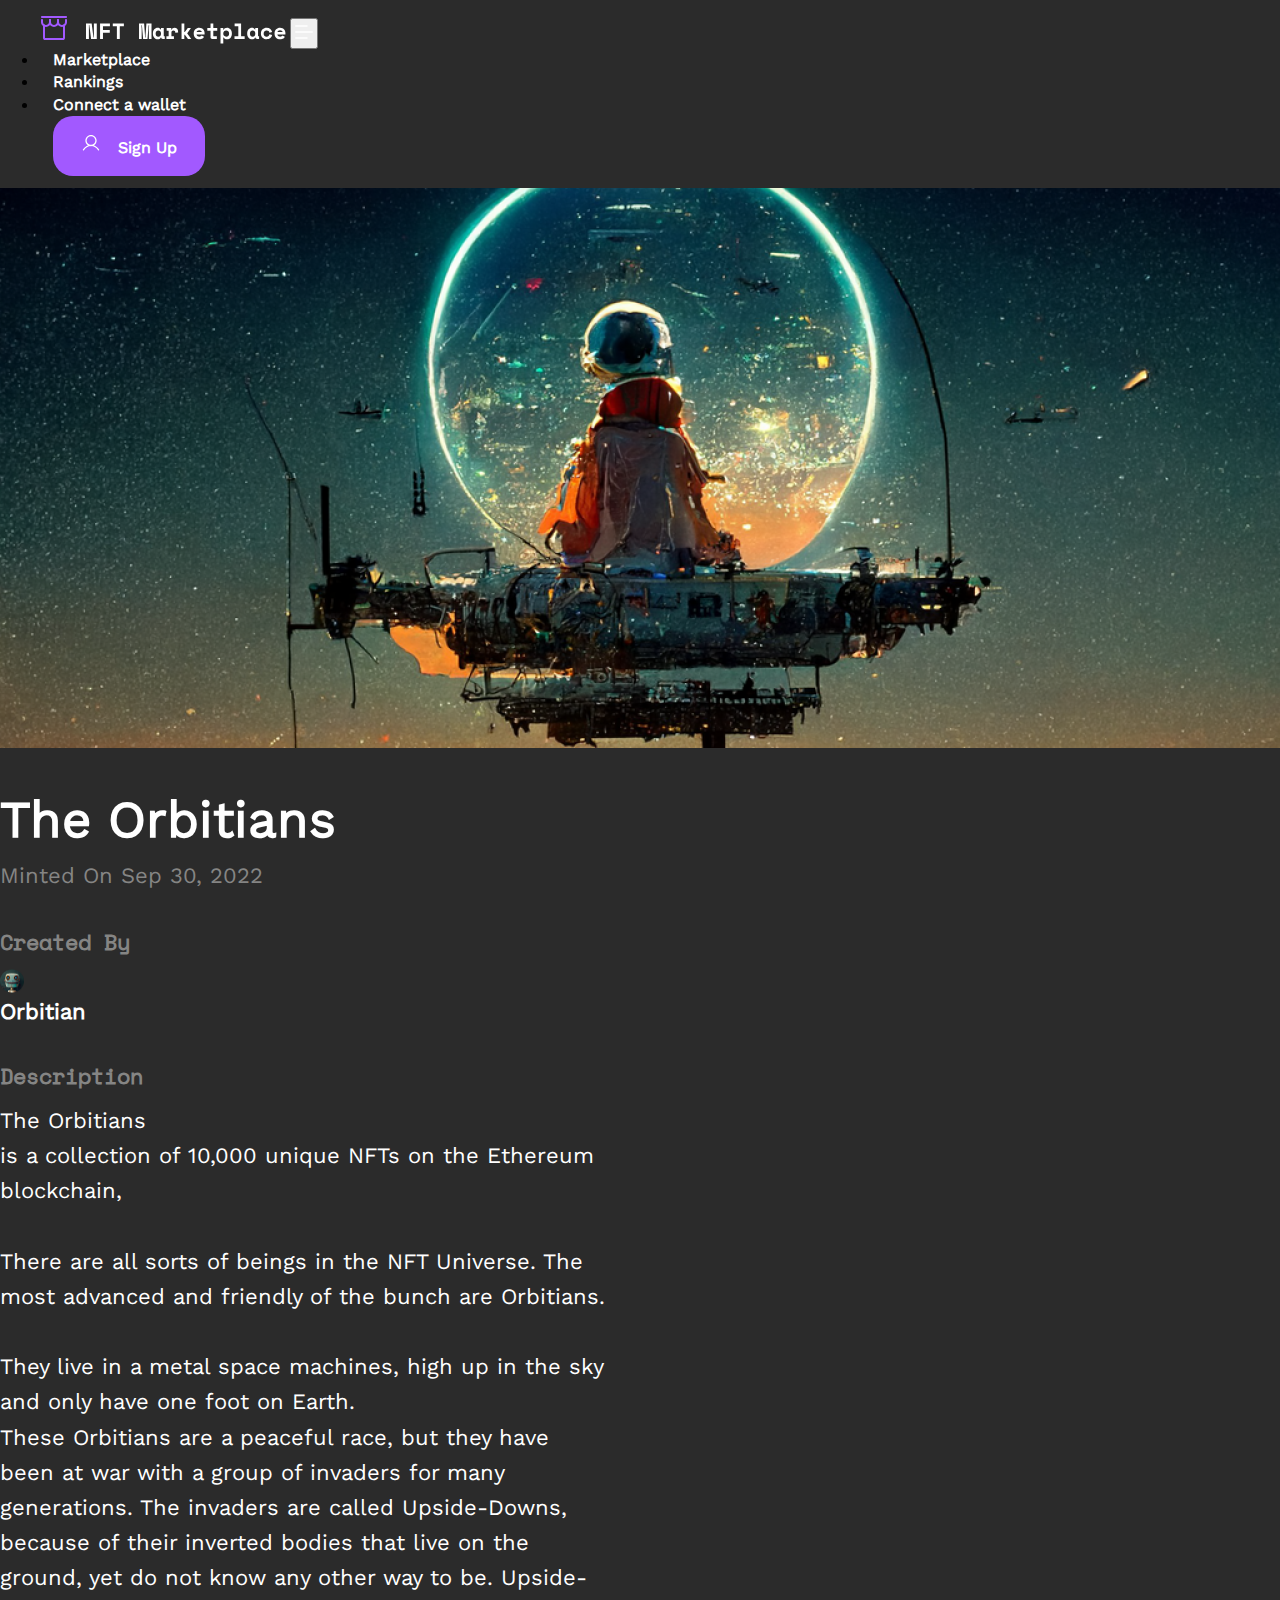
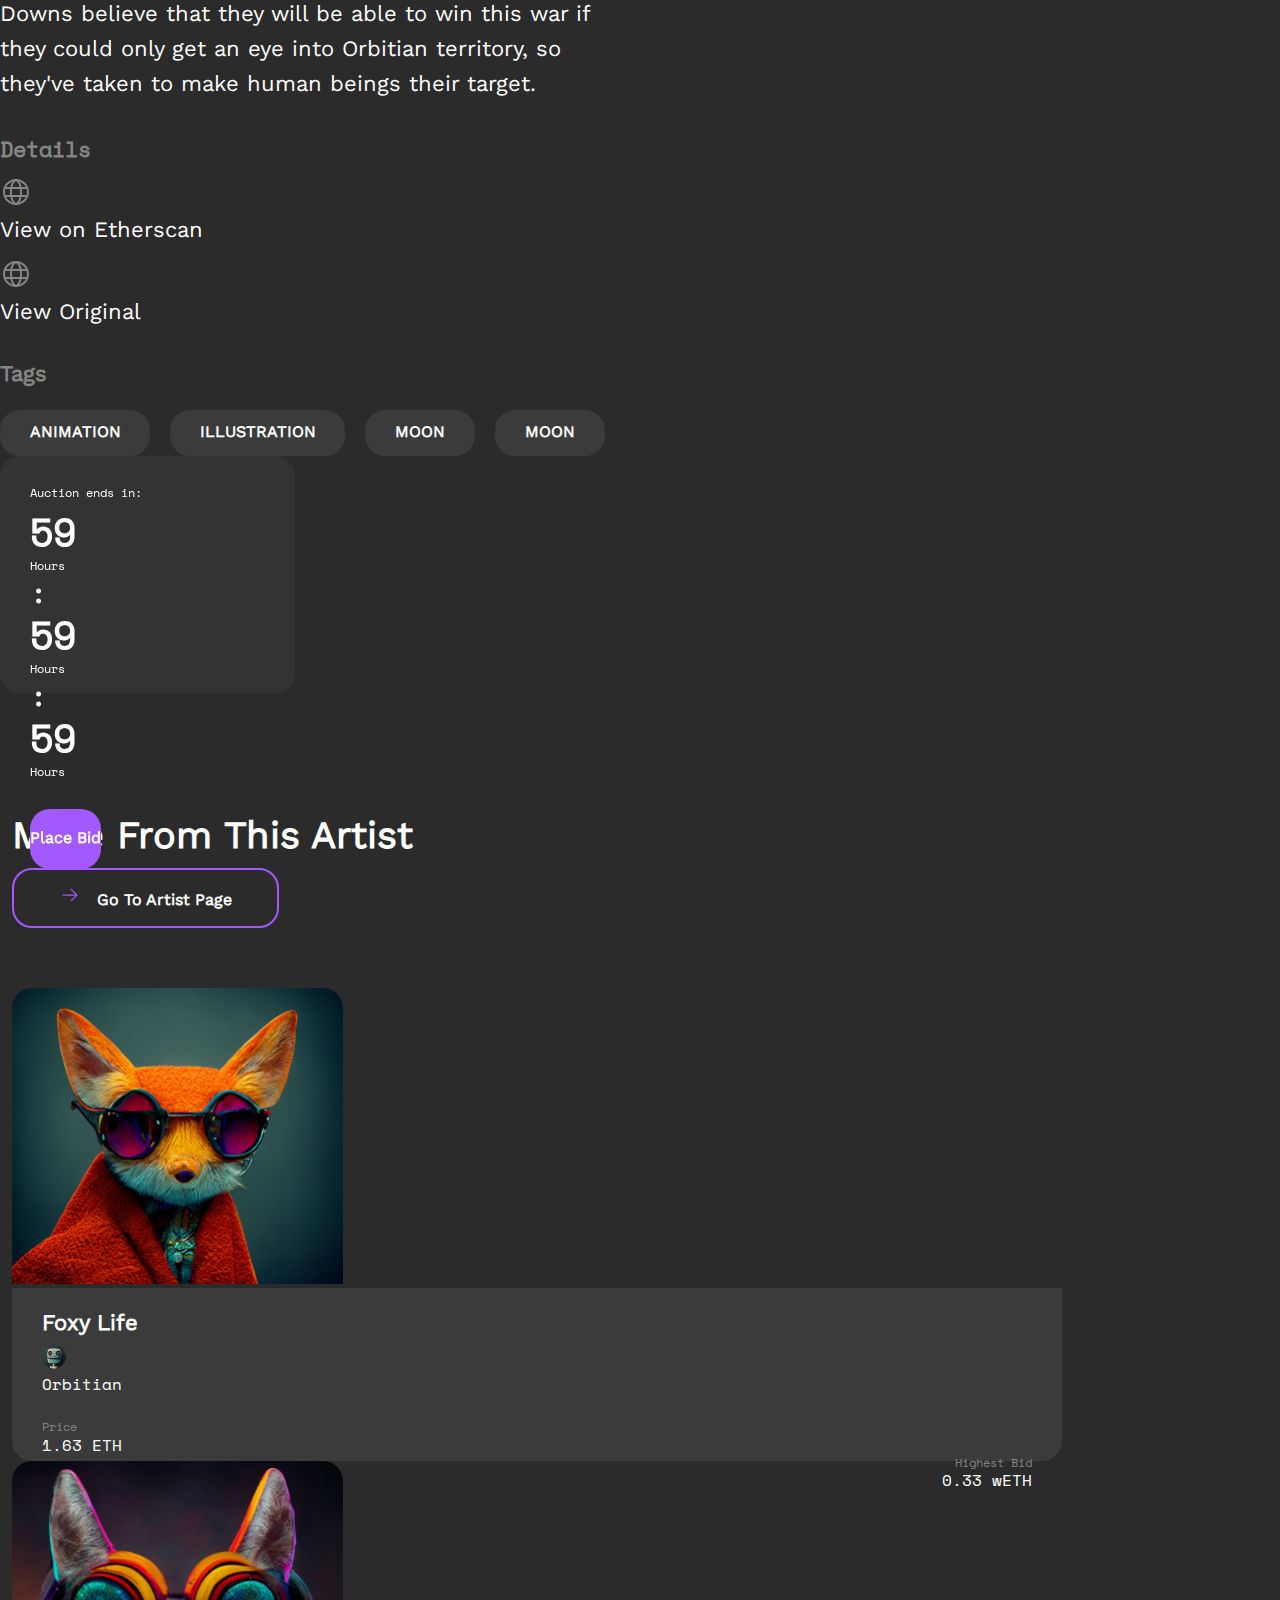
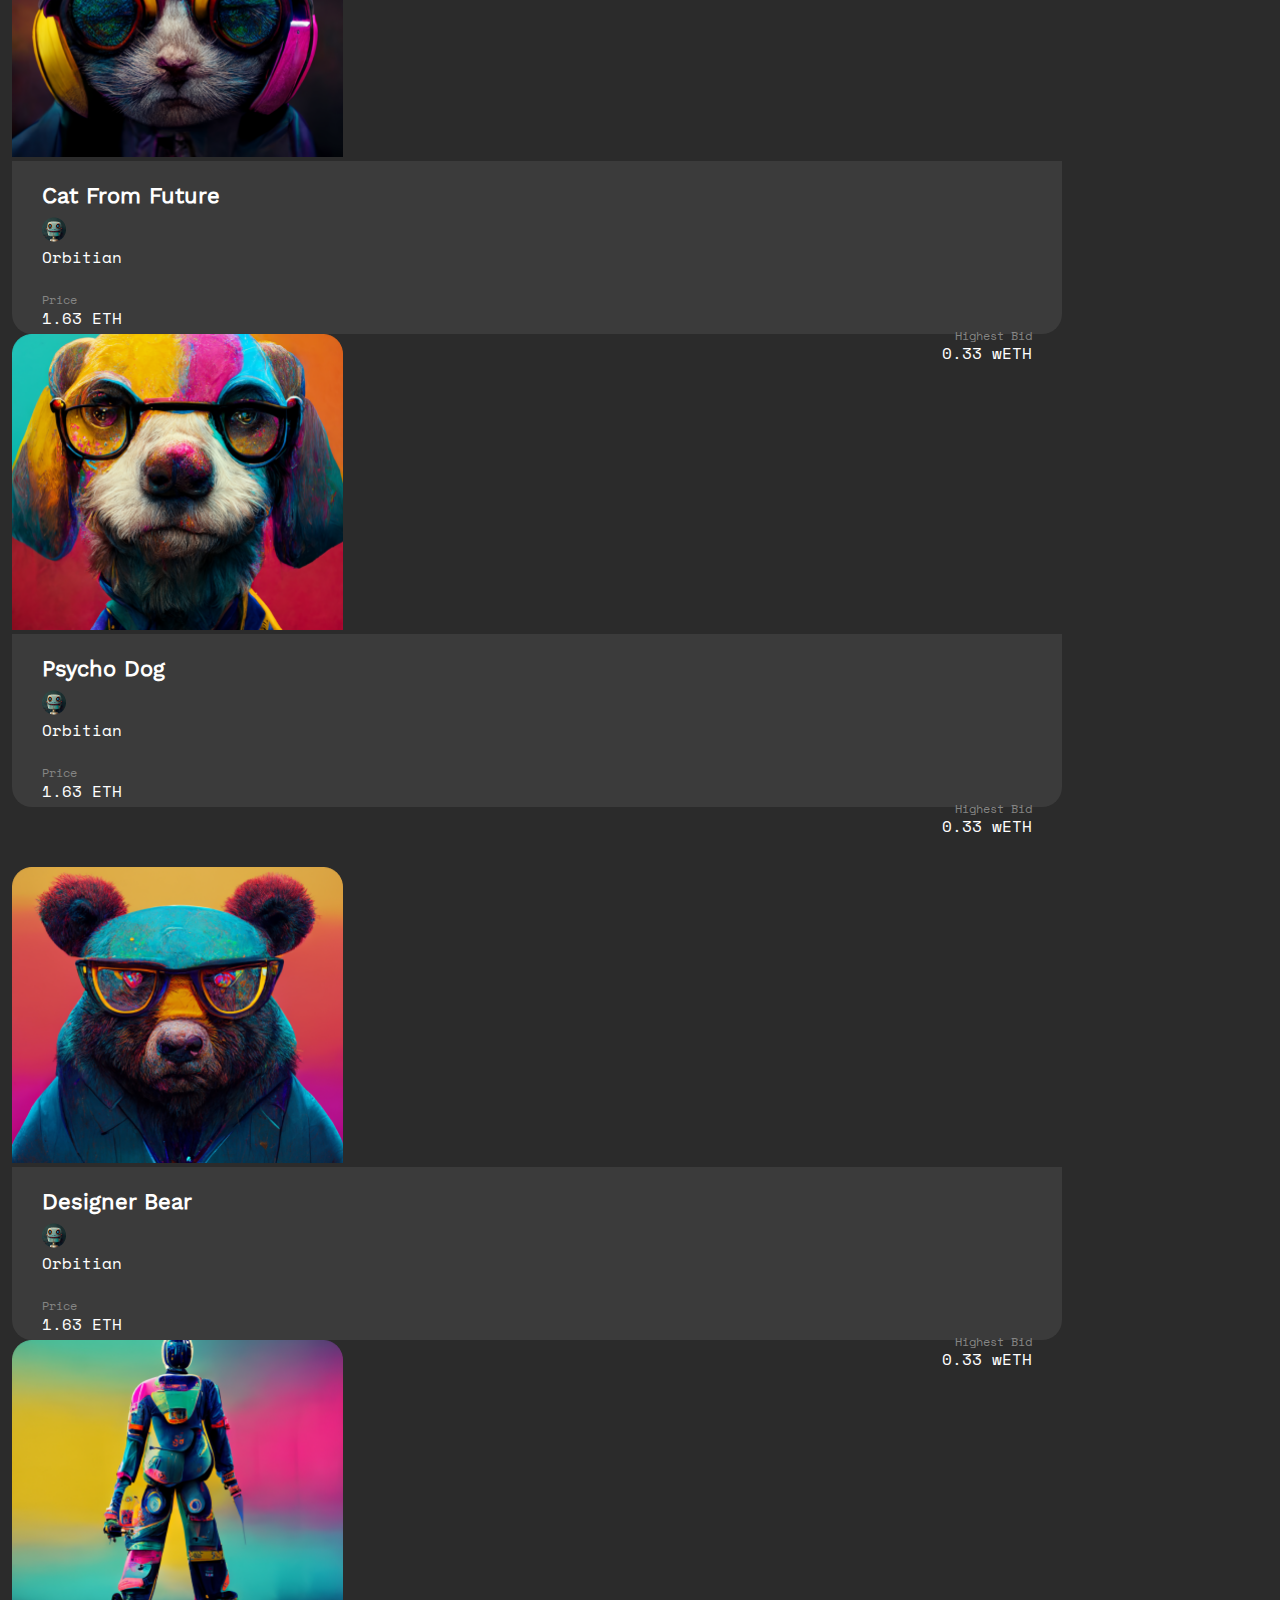
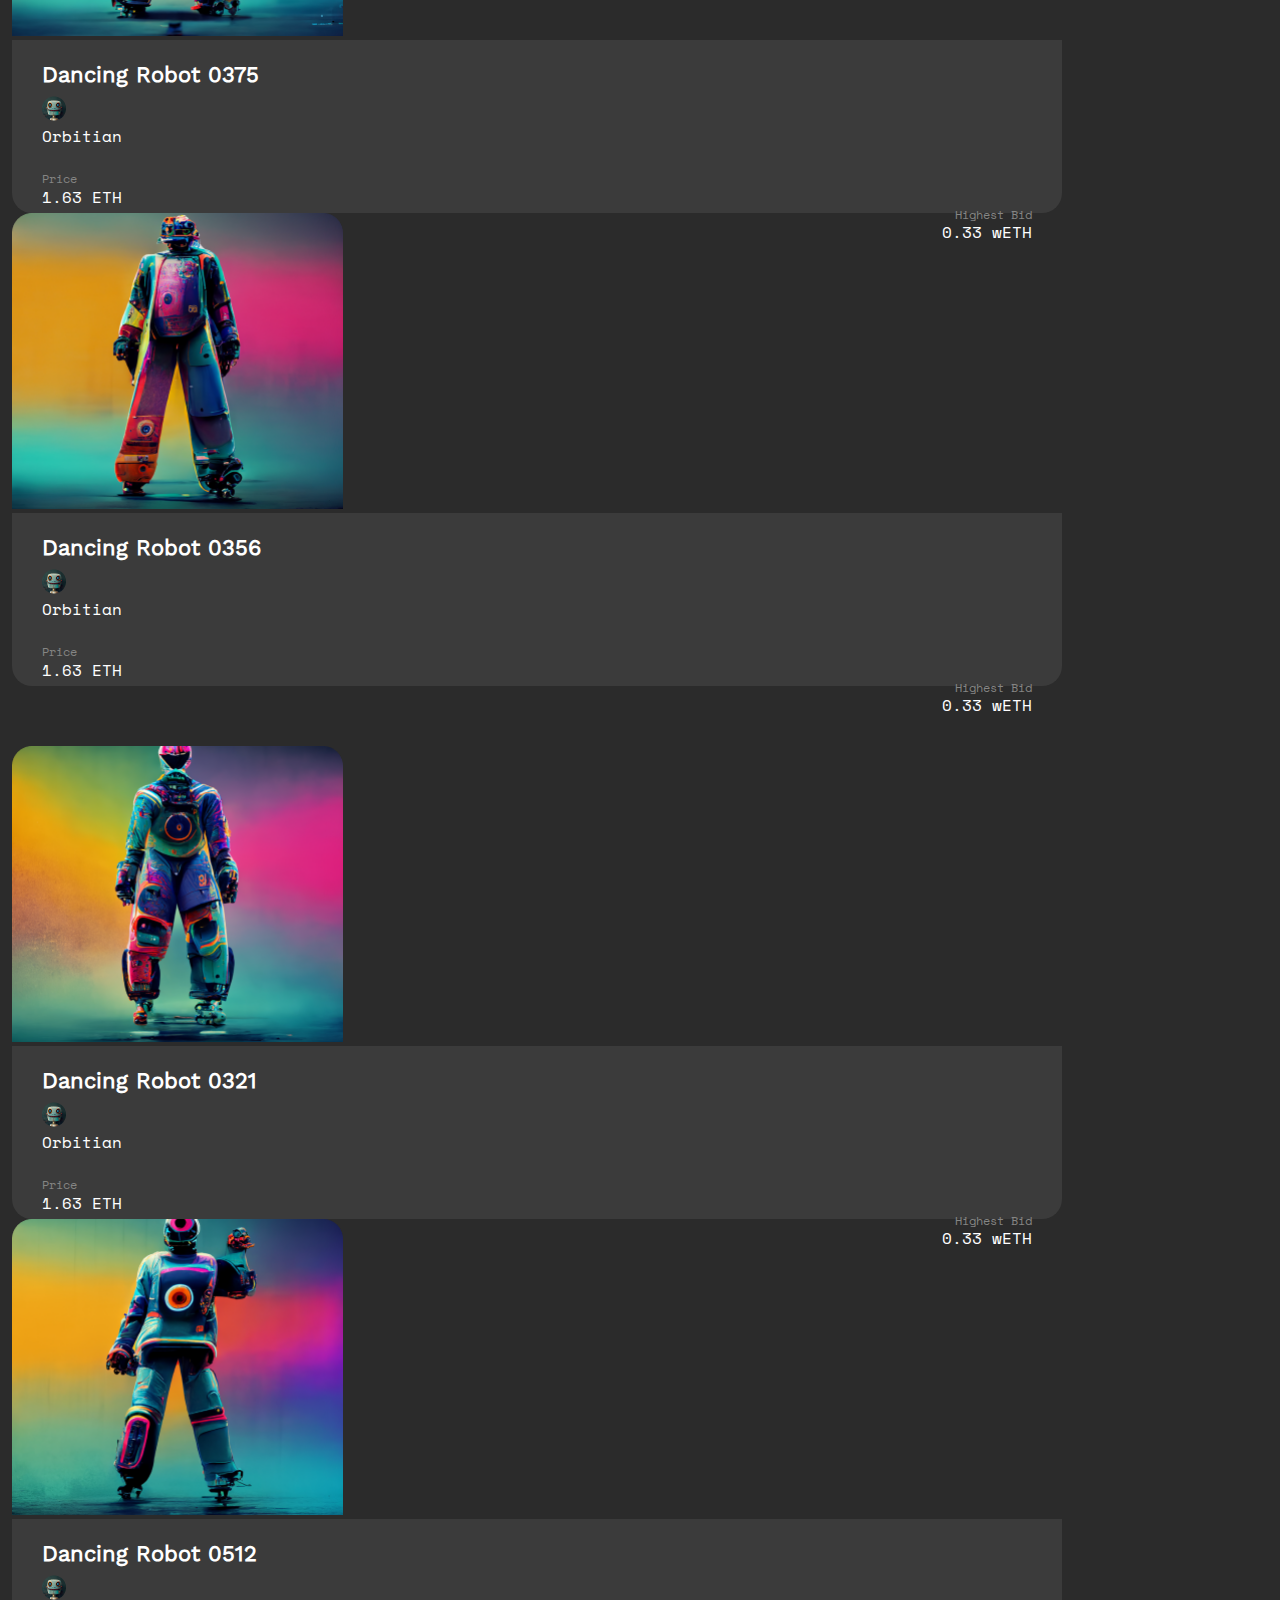
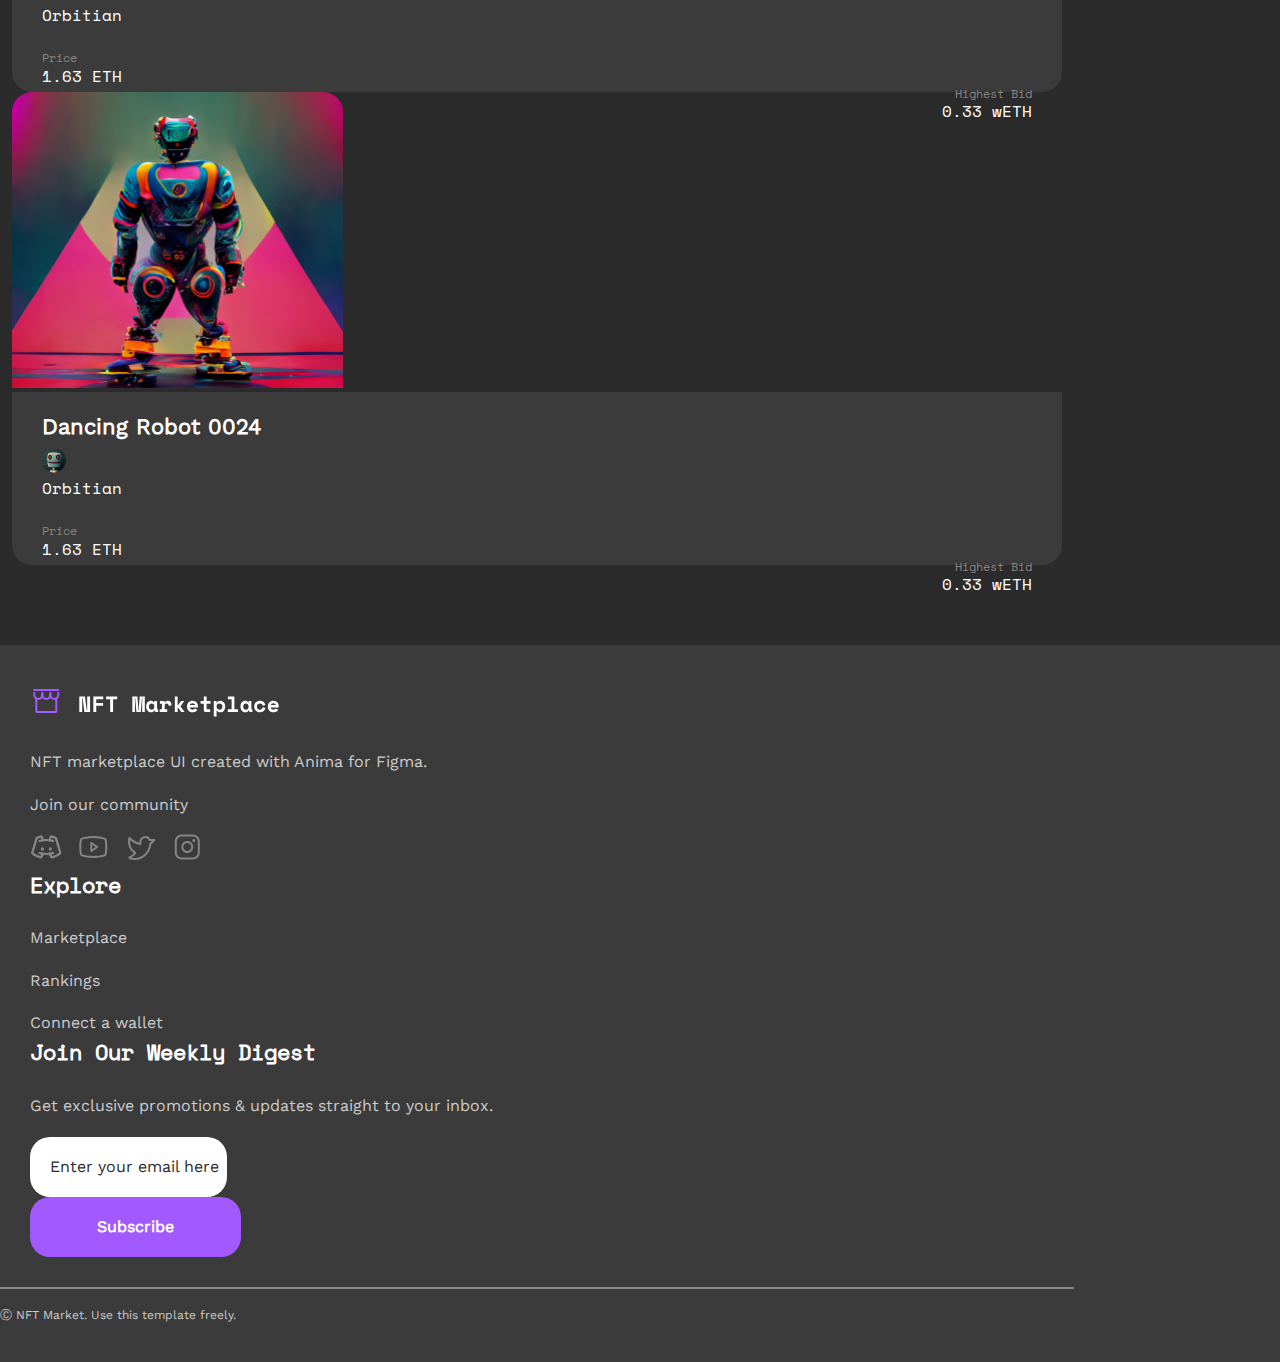
<file: nftpage.html>
<!DOCTYPE html>
<html lang="en">
<head>
    <meta charset="UTF-8">
    <meta name="viewport" content="width=device-width, initial-scale=1.0">
    <link rel="stylesheet" href="style.css">
    <link href="https://cdn.jsdelivr.net/npm/bootstrap@5.3.0/dist/css/bootstrap.min.css" rel="stylesheet" integrity="sha384-9ndCyUaIbzAi2FUVXJi0CjmCapSmO7SnpJef0486qhLnuZ2cdeRhO02iuK6FUUVM" crossorigin="anonymous">
    <script src="https://cdn.jsdelivr.net/npm/bootstrap@5.3.0/dist/js/bootstrap.bundle.min.js" integrity="sha384-geWF76RCwLtnZ8qwWowPQNguL3RmwHVBC9FhGdlKrxdiJJigb/j/68SIy3Te4Bkz" crossorigin="anonymous"></script>
    <title>NFT Page</title>
</head>
<body style="height: 2000px;">
    <!-- HEADER -->
    <header>
        <nav class="navbar navbar-expand-lg">
            <div class="container-fluid mobile_container">
              <a class="navbar-brand d-flex align-items-center" href="index.html">
                <svg class="svg_1" xmlns="http://www.w3.org/2000/svg" width="32" height="32" viewBox="0 0 32 32" fill="none">
                    <path fill-rule="evenodd" clip-rule="evenodd" d="M6 12.4502C6.55228 12.4502 7 12.8979 7 13.4502V26.0002H25V13.4502C25 12.8979 25.4477 12.4502 26 12.4502C26.5523 12.4502 27 12.8979 27 13.4502V26.0002C27 26.5306 26.7893 27.0393 26.4142 27.4144C26.0391 27.7895 25.5304 28.0002 25 28.0002H7C6.46957 28.0002 5.96086 27.7895 5.58579 27.4144C5.21071 27.0393 5 26.5306 5 26.0002V13.4502C5 12.8979 5.44772 12.4502 6 12.4502Z" fill="#A259FF"/>
                    <path fill-rule="evenodd" clip-rule="evenodd" d="M3 5C3 4.44772 3.44772 4 4 4H28C28.5523 4 29 4.44772 29 5C29 5.55228 28.5523 6 28 6H4C3.44772 6 3 5.55228 3 5Z" fill="#A259FF"/>
                    <path fill-rule="evenodd" clip-rule="evenodd" d="M4 7C4.55228 7 5 7.44772 5 8V10C5 10.7956 5.31607 11.5587 5.87868 12.1213C6.44129 12.6839 7.20435 13 8 13C8.79565 13 9.55871 12.6839 10.1213 12.1213C10.6839 11.5587 11 10.7956 11 10V8C11 7.44772 11.4477 7 12 7C12.5523 7 13 7.44772 13 8V10C13 11.3261 12.4732 12.5979 11.5355 13.5355C10.5979 14.4732 9.32608 15 8 15C6.67392 15 5.40215 14.4732 4.46447 13.5355C3.52678 12.5979 3 11.3261 3 10V8C3 7.44772 3.44772 7 4 7Z" fill="#A259FF"/>
                    <path fill-rule="evenodd" clip-rule="evenodd" d="M12 7C12.5523 7 13 7.44772 13 8V10C13 10.7956 13.3161 11.5587 13.8787 12.1213C14.4413 12.6839 15.2044 13 16 13C16.7956 13 17.5587 12.6839 18.1213 12.1213C18.6839 11.5587 19 10.7956 19 10V8C19 7.44772 19.4477 7 20 7C20.5523 7 21 7.44772 21 8V10C21 11.3261 20.4732 12.5979 19.5355 13.5355C18.5979 14.4732 17.3261 15 16 15C14.6739 15 13.4021 14.4732 12.4645 13.5355C11.5268 12.5979 11 11.3261 11 10V8C11 7.44772 11.4477 7 12 7Z" fill="#A259FF"/>
                    <path fill-rule="evenodd" clip-rule="evenodd" d="M20 7C20.5523 7 21 7.44772 21 8V10C21 10.7956 21.3161 11.5587 21.8787 12.1213C22.4413 12.6839 23.2044 13 24 13C24.7956 13 25.5587 12.6839 26.1213 12.1213C26.6839 11.5587 27 10.7956 27 10V8C27 7.44772 27.4477 7 28 7C28.5523 7 29 7.44772 29 8V10C29 11.3261 28.4732 12.5979 27.5355 13.5355C26.5979 14.4732 25.3261 15 24 15C22.6739 15 21.4021 14.4732 20.4645 13.5355C19.5268 12.5979 19 11.3261 19 10V8C19 7.44772 19.4477 7 20 7Z" fill="#A259FF"/>
                  </svg>

                  <svg class="header_svg_2" xmlns="http://www.w3.org/2000/svg" width="200" height="21" viewBox="0 0 200 21" fill="none">
                    <path d="M7.48 14.5476H7.876V0.599609H10.78V15.9996H5.104L3.3 2.05161H2.904V15.9996H0V0.599609H5.676L7.48 14.5476Z" fill="white"/>
                    <path d="M14.0647 0.599609H23.9207V3.37161H16.9687V6.89161H23.7887V9.66361H16.9687V15.9996H14.0647V0.599609Z" fill="white"/>
                    <path d="M26.7874 0.599609H37.8754V3.37161H33.7834V15.9996H30.8794V3.37161H26.7874V0.599609Z" fill="white"/>
                    <path d="M53.0248 0.599609H58.1288L59.0088 12.1716V14.4156H59.5368V12.1716L60.4168 0.599609H65.5208V15.9996H62.8808V5.70361L63.1448 2.18361H62.6168L61.4728 15.9996H57.1168L55.9288 2.18361H55.4008L55.6648 5.70361V15.9996H53.0248V0.599609Z" fill="white"/>
                    <path d="M74.7895 14.4156C74.4962 15.1049 74.0855 15.5963 73.5575 15.8896C73.0295 16.1683 72.4135 16.3076 71.7095 16.3076C71.0495 16.3076 70.4262 16.1829 69.8395 15.9336C69.2675 15.6843 68.7615 15.3176 68.3215 14.8336C67.8815 14.3496 67.5295 13.7629 67.2655 13.0736C67.0162 12.3843 66.8915 11.5996 66.8915 10.7196V10.3676C66.8915 9.50228 67.0162 8.72494 67.2655 8.03561C67.5148 7.34628 67.8522 6.75961 68.2775 6.27561C68.7028 5.79161 69.1942 5.42494 69.7515 5.17561C70.3235 4.91161 70.9322 4.77961 71.5775 4.77961C72.3549 4.77961 72.9782 4.91161 73.4475 5.17561C73.9315 5.43961 74.3129 5.85028 74.5915 6.40761H74.9875V5.08761H77.7595V12.6996C77.7595 13.1396 77.9575 13.3596 78.3535 13.3596H78.7715V15.9996H76.8795C76.3809 15.9996 75.9702 15.8529 75.6475 15.5596C75.3395 15.2663 75.1855 14.8849 75.1855 14.4156H74.7895ZM72.3255 13.6676C73.1322 13.6676 73.7775 13.4036 74.2615 12.8756C74.7455 12.3329 74.9875 11.5996 74.9875 10.6756V10.4116C74.9875 9.48761 74.7455 8.76161 74.2615 8.23361C73.7775 7.69094 73.1322 7.41961 72.3255 7.41961C71.5189 7.41961 70.8735 7.69094 70.3895 8.23361C69.9055 8.76161 69.6635 9.48761 69.6635 10.4116V10.6756C69.6635 11.5996 69.9055 12.3329 70.3895 12.8756C70.8735 13.4036 71.5189 13.6676 72.3255 13.6676Z" fill="white"/>
                    <path d="M80.6702 5.08761H85.2902V6.67161H85.6862C85.8915 6.07028 86.2362 5.60828 86.7202 5.28561C87.2189 4.94828 87.8129 4.77961 88.5022 4.77961C89.5876 4.77961 90.4602 5.12428 91.1202 5.81361C91.7802 6.48828 92.1102 7.52228 92.1102 8.91561V9.39961L89.2502 9.66361V9.35561C89.2502 8.75428 89.0962 8.27761 88.7882 7.92561C88.4802 7.55894 88.0182 7.37561 87.4022 7.37561C86.7862 7.37561 86.3022 7.58828 85.9502 8.01361C85.5982 8.43894 85.4222 9.04761 85.4222 9.83961V13.3596H87.9302V15.9996H80.4062V13.3596H82.6502V7.72761H80.6702V5.08761Z" fill="white"/>
                    <path d="M98.3209 9.09161H98.8489L101.753 5.08761H104.789V5.21961L101.269 10.2136V10.6096L105.141 15.8676V15.9996H101.973L98.8489 11.7316H98.3209V15.9996H95.5489V0.599609H98.3209V9.09161Z" fill="white"/>
                    <path d="M110.582 11.4456C110.596 11.7683 110.67 12.0689 110.802 12.3476C110.948 12.6116 111.139 12.8463 111.374 13.0516C111.623 13.2423 111.902 13.3963 112.21 13.5136C112.532 13.6163 112.87 13.6676 113.222 13.6676C113.911 13.6676 114.439 13.5503 114.806 13.3156C115.172 13.0663 115.436 12.7729 115.598 12.4356L117.974 13.7556C117.842 14.0343 117.658 14.3276 117.424 14.6356C117.189 14.9289 116.881 15.2003 116.5 15.4496C116.133 15.6989 115.678 15.9043 115.136 16.0656C114.608 16.2269 113.984 16.3076 113.266 16.3076C112.444 16.3076 111.696 16.1756 111.022 15.9116C110.347 15.6476 109.76 15.2663 109.262 14.7676C108.778 14.2689 108.396 13.6603 108.118 12.9416C107.854 12.2229 107.722 11.4089 107.722 10.4996V10.3676C107.722 9.53161 107.861 8.76894 108.14 8.07961C108.433 7.39028 108.829 6.80361 109.328 6.31961C109.826 5.83561 110.406 5.46161 111.066 5.19761C111.74 4.91894 112.459 4.77961 113.222 4.77961C114.16 4.77961 114.967 4.94828 115.642 5.28561C116.316 5.60828 116.874 6.02628 117.314 6.53961C117.754 7.03828 118.076 7.59561 118.282 8.21161C118.487 8.81294 118.59 9.39961 118.59 9.97161V11.4456H110.582ZM113.2 7.28761C112.496 7.28761 111.924 7.47094 111.484 7.83761C111.044 8.18961 110.758 8.60028 110.626 9.06961H115.774C115.686 8.55628 115.407 8.13094 114.938 7.79361C114.483 7.45628 113.904 7.28761 113.2 7.28761Z" fill="white"/>
                    <path d="M121.302 5.08761H124.536V0.599609H127.308V5.08761H131.246V7.72761H127.308V12.6996C127.308 13.1396 127.506 13.3596 127.902 13.3596H130.85V15.9996H126.23C125.732 15.9996 125.321 15.8383 124.998 15.5156C124.69 15.1929 124.536 14.7823 124.536 14.2836V7.72761H121.302V5.08761Z" fill="white"/>
                    <path d="M137.281 20.3996H134.509V5.08761H137.281V6.67161H137.677C137.97 6.07028 138.396 5.60828 138.953 5.28561C139.51 4.94828 140.222 4.77961 141.087 4.77961C141.732 4.77961 142.341 4.90428 142.913 5.15361C143.5 5.40294 144.006 5.76961 144.431 6.25361C144.871 6.72294 145.216 7.30228 145.465 7.99161C145.729 8.68094 145.861 9.46561 145.861 10.3456V10.7416C145.861 11.6363 145.736 12.4283 145.487 13.1176C145.238 13.8069 144.9 14.3936 144.475 14.8776C144.05 15.3469 143.544 15.7063 142.957 15.9556C142.385 16.1903 141.762 16.3076 141.087 16.3076C140.588 16.3076 140.156 16.2563 139.789 16.1536C139.422 16.0509 139.1 15.9116 138.821 15.7356C138.557 15.5596 138.33 15.3616 138.139 15.1416C137.963 14.9069 137.809 14.6649 137.677 14.4156H137.281V20.3996ZM140.185 13.6676C141.05 13.6676 141.747 13.4036 142.275 12.8756C142.818 12.3329 143.089 11.5996 143.089 10.6756V10.4116C143.089 9.48761 142.818 8.76161 142.275 8.23361C141.747 7.69094 141.05 7.41961 140.185 7.41961C139.32 7.41961 138.616 7.69828 138.073 8.25561C137.545 8.79828 137.281 9.51694 137.281 10.4116V10.6756C137.281 11.5703 137.545 12.2963 138.073 12.8536C138.616 13.3963 139.32 13.6676 140.185 13.6676Z" fill="white"/>
                    <path d="M148.486 13.3596H152.314V3.23961H148.618V0.599609H155.086V13.3596H158.65V15.9996H148.486V13.3596Z" fill="white"/>
                    <path d="M169.084 14.4156C168.791 15.1049 168.38 15.5963 167.852 15.8896C167.324 16.1683 166.708 16.3076 166.004 16.3076C165.344 16.3076 164.721 16.1829 164.134 15.9336C163.562 15.6843 163.056 15.3176 162.616 14.8336C162.176 14.3496 161.824 13.7629 161.56 13.0736C161.311 12.3843 161.186 11.5996 161.186 10.7196V10.3676C161.186 9.50228 161.311 8.72494 161.56 8.03561C161.81 7.34628 162.147 6.75961 162.572 6.27561C162.998 5.79161 163.489 5.42494 164.046 5.17561C164.618 4.91161 165.227 4.77961 165.872 4.77961C166.65 4.77961 167.273 4.91161 167.742 5.17561C168.226 5.43961 168.608 5.85028 168.886 6.40761H169.282V5.08761H172.054V12.6996C172.054 13.1396 172.252 13.3596 172.648 13.3596H173.066V15.9996H171.174C170.676 15.9996 170.265 15.8529 169.942 15.5596C169.634 15.2663 169.48 14.8849 169.48 14.4156H169.084ZM166.62 13.6676C167.427 13.6676 168.072 13.4036 168.556 12.8756C169.04 12.3329 169.282 11.5996 169.282 10.6756V10.4116C169.282 9.48761 169.04 8.76161 168.556 8.23361C168.072 7.69094 167.427 7.41961 166.62 7.41961C165.814 7.41961 165.168 7.69094 164.684 8.23361C164.2 8.76161 163.958 9.48761 163.958 10.4116V10.6756C163.958 11.5996 164.2 12.3329 164.684 12.8756C165.168 13.4036 165.814 13.6676 166.62 13.6676Z" fill="white"/>
                    <path d="M186.141 11.9956C185.892 13.2863 185.298 14.3276 184.359 15.1196C183.435 15.9116 182.196 16.3076 180.641 16.3076C179.834 16.3076 179.079 16.1829 178.375 15.9336C177.686 15.6843 177.084 15.3249 176.571 14.8556C176.058 14.3863 175.654 13.8069 175.361 13.1176C175.068 12.4283 174.921 11.6436 174.921 10.7636V10.4996C174.921 9.61961 175.068 8.82761 175.361 8.12361C175.654 7.41961 176.058 6.81828 176.571 6.31961C177.099 5.82094 177.708 5.43961 178.397 5.17561C179.101 4.91161 179.849 4.77961 180.641 4.77961C182.166 4.77961 183.398 5.17561 184.337 5.96761C185.29 6.75961 185.892 7.80094 186.141 9.09161L183.413 9.79561C183.325 9.15028 183.046 8.59295 182.577 8.12361C182.108 7.65428 181.448 7.41961 180.597 7.41961C180.201 7.41961 179.827 7.49294 179.475 7.63961C179.123 7.78628 178.815 7.99894 178.551 8.27761C178.287 8.54161 178.074 8.87161 177.913 9.26761C177.766 9.64894 177.693 10.0816 177.693 10.5656V10.6976C177.693 11.1816 177.766 11.6143 177.913 11.9956C178.074 12.3623 178.287 12.6703 178.551 12.9196C178.815 13.1689 179.123 13.3596 179.475 13.4916C179.827 13.6089 180.201 13.6676 180.597 13.6676C181.448 13.6676 182.093 13.4549 182.533 13.0296C182.988 12.6043 183.281 12.0323 183.413 11.3136L186.141 11.9956Z" fill="white"/>
                    <path d="M191.406 11.4456C191.421 11.7683 191.494 12.0689 191.626 12.3476C191.773 12.6116 191.963 12.8463 192.198 13.0516C192.447 13.2423 192.726 13.3963 193.034 13.5136C193.357 13.6163 193.694 13.6676 194.046 13.6676C194.735 13.6676 195.263 13.5503 195.63 13.3156C195.997 13.0663 196.261 12.7729 196.422 12.4356L198.798 13.7556C198.666 14.0343 198.483 14.3276 198.248 14.6356C198.013 14.9289 197.705 15.2003 197.324 15.4496C196.957 15.6989 196.503 15.9043 195.96 16.0656C195.432 16.2269 194.809 16.3076 194.09 16.3076C193.269 16.3076 192.521 16.1756 191.846 15.9116C191.171 15.6476 190.585 15.2663 190.086 14.7676C189.602 14.2689 189.221 13.6603 188.942 12.9416C188.678 12.2229 188.546 11.4089 188.546 10.4996V10.3676C188.546 9.53161 188.685 8.76894 188.964 8.07961C189.257 7.39028 189.653 6.80361 190.152 6.31961C190.651 5.83561 191.23 5.46161 191.89 5.19761C192.565 4.91894 193.283 4.77961 194.046 4.77961C194.985 4.77961 195.791 4.94828 196.466 5.28561C197.141 5.60828 197.698 6.02628 198.138 6.53961C198.578 7.03828 198.901 7.59561 199.106 8.21161C199.311 8.81294 199.414 9.39961 199.414 9.97161V11.4456H191.406ZM194.024 7.28761C193.32 7.28761 192.748 7.47094 192.308 7.83761C191.868 8.18961 191.582 8.60028 191.45 9.06961H196.598C196.51 8.55628 196.231 8.13094 195.762 7.79361C195.307 7.45628 194.728 7.28761 194.024 7.28761Z" fill="white"/>
                  </svg>
              </a>
              <button class="navbar-toggler" type="button" data-bs-toggle="collapse" data-bs-target="#navbarNav">
                <svg xmlns="http://www.w3.org/2000/svg" width="24" height="24" viewBox="0 0 24 24" fill="none">
                  <path fill-rule="evenodd" clip-rule="evenodd" d="M3 12C3 11.5858 3.33579 11.25 3.75 11.25H20.25C20.6642 11.25 21 11.5858 21 12C21 12.4142 20.6642 12.75 20.25 12.75H3.75C3.33579 12.75 3 12.4142 3 12Z" fill="white"/>
                  <path fill-rule="evenodd" clip-rule="evenodd" d="M3 6C3 5.58579 3.33579 5.25 3.75 5.25H15C15.4142 5.25 15.75 5.58579 15.75 6C15.75 6.41421 15.4142 6.75 15 6.75H3.75C3.33579 6.75 3 6.41421 3 6Z" fill="white"/>
                  <path fill-rule="evenodd" clip-rule="evenodd" d="M3 18C3 17.5858 3.33579 17.25 3.75 17.25H15C15.4142 17.25 15.75 17.5858 15.75 18C15.75 18.4142 15.4142 18.75 15 18.75H3.75C3.33579 18.75 3 18.4142 3 18Z" fill="white"/>
                </svg>
              </button>
              <div class="collapse navbar-collapse" id="navbarNav">
                <ul class="navbar-nav ms-auto">
                  <li class="nav-item">
                    <a class="nav-link nav_link" href="marketplace.html">Marketplace</a>
                  </li>
                  <li class="nav-item">
                    <a class="nav-link nav_link" href="rankings.html">Rankings</a>
                  </li>
                  <li class="nav-item">
                    <a class="nav-link nav_link" href="connectwallet.html">Connect a wallet</a>
                  </li>
                </ul>
                <a href="signup.html">
                <button type="button" class="navbar_button">
                  <svg class="svg_2" xmlns="http://www.w3.org/2000/svg" width="20" height="20" viewBox="0 0 20 20" fill="none">
                    <path fill-rule="evenodd" clip-rule="evenodd" d="M10 3.125C7.58375 3.125 5.625 5.08375 5.625 7.5C5.625 9.91625 7.58375 11.875 10 11.875C12.4162 11.875 14.375 9.91625 14.375 7.5C14.375 5.08375 12.4162 3.125 10 3.125ZM4.375 7.5C4.375 4.3934 6.8934 1.875 10 1.875C13.1066 1.875 15.625 4.3934 15.625 7.5C15.625 10.6066 13.1066 13.125 10 13.125C6.8934 13.125 4.375 10.6066 4.375 7.5Z" fill="white"/>
                    <path fill-rule="evenodd" clip-rule="evenodd" d="M10 13.1245C8.57364 13.1245 7.17241 13.5 5.93717 14.2132C4.70194 14.9265 3.67623 15.9523 2.96317 17.1877C2.79061 17.4866 2.40837 17.5891 2.10942 17.4165C1.81047 17.2439 1.70802 16.8617 1.88058 16.5628C2.70335 15.1374 3.88686 13.9537 5.31212 13.1307C6.73739 12.3078 8.3542 11.8745 10 11.8745C11.6458 11.8745 13.2626 12.3078 14.6879 13.1307C16.1131 13.9537 17.2966 15.1374 18.1194 16.5628C18.292 16.8617 18.1895 17.2439 17.8906 17.4165C17.5916 17.5891 17.2094 17.4866 17.0368 17.1877C16.3238 15.9523 15.2981 14.9265 14.0628 14.2132C12.8276 13.5 11.4264 13.1245 10 13.1245Z" fill="white"/>
                  </svg>

                  Sign Up
                </button></a>
              </div>
            </div>
          </nav>
    </header>    
    <!-- BACKGROUND IMAGE(TOP) -->
    <div class="container-fluid p-0">
        <div class="row-fluid">
            <div class="col-md-12 col-12">
                <img src="assets/img/nftpage_background.png" alt="img" class="nft_background_img w-100 mobile_dn">

                <img src="assets/img/nftpage_background_mobile.png" alt="img" class="nft_background_img_mobile w-100 mobile_db">
            </div>
        </div>
    </div>
    <!-- THE ORBITIANS -->
    <div class="container cstm_40">
        <div class="row">
            <div class="col-md-8 col-12">
                <div class="row">
                    <h2 class="nft_h2">The Orbitians</h2>
                </div>
                <div class="row row_m10">
                    <p class="nft_text">Minted on Sep 30, 2022</p>
                </div>
                <div class="row mobile_db">
                  <div class="col-md-12 col-12">
                    <div class="auction_timer mobile_mt_20">
                      <div class="row">
                        <div class="col-md-12 col-12">
                          <p class="auction_timer_text">Auction ends in:</p>
                        </div>
                      </div>
                      <div class="row_m10 d-flex justify-content-between">
                        <div class="hours">
                          <h3 class="number pe-0">59</h3>
        
                          <div class="row_m5">
                            <p class="time_text pe-0">Hours</p>
                          </div>
                        </div>
        
                        <h4 class="two_dots">:</h4>
        
                        <div class="hours">
                          <h3 class="number pe-0">59</h3>
                          
                          <div class="row_m5">
                            <p class="time_text pe-0">Hours</p>
                          </div>
                        </div>
        
                        <h4 class="two_dots">:</h4>
        
                        <div class="hours">
                          <h3 class="number pe-0">59</h3>
                          
                          <div class="row_m5">
                            <p class="time_text pe-0">Hours</p>
                          </div>
                        </div>
        
                      </div>
                      <div class="row row_m30">
                          <div class="col-md-12 col-12">
                              <button type="button" class="placebid_button w-100">Place Bid</button>
                          </div>
                      </div>
                    </div>  
                  </div>
                </div>
                <div class="row cstm_pt30">
                    <h5 class="nft_h5">Created By</h5>
                </div>
                <div class="row row_m10">
                  <div class="d-flex align-items-center">
                    <img src="assets/img/nft_avatar.png" class="nft_avatar mobile_dn" alt="icon">
                    <img src="assets/img/nft_avatar_mobile.png" class="nft_avatar mobile_db" alt="icon">
                    
                    <h5 class="nft_h5_2">Orbitian</h5>
                  </div>
                </div>
                <div class="row cstm_pt30">
                  <h5 class="nft_h5">Description</h5>
                </div>
                <div class="row_m10">
                  <div class="description_text_div">
                    <p class="nft_description_text">
                      The Orbitians<br>
                      is a collection of 10,000 unique NFTs on the Ethereum 
                      blockchain, 
                      <br>
                      <br>
                      There are all sorts of beings in the NFT Universe. The 
                      most advanced and friendly of the bunch are Orbitians.
                      <br>
                      <br>
                      They live in a metal space machines, high up in the sky 
                      and only have one foot on Earth.<br>
                      These Orbitians are a peaceful race, but they have been 
                      at war with a group of invaders for many generations. 
                      The invaders are called Upside-Downs, because of their 
                      inverted bodies that live on the ground, yet do not 
                      know any other way to be. Upside-Downs believe that 
                      they will be able to win this war if they could only get 
                      an eye into Orbitian territory, so they've taken to make 
                      human beings their target.
                    </p>
                  </div>
                </div>
                <div class="row cstm_pt30">
                  <h5 class="nft_h5">Details</h5>
                </div>
                <div class="row row_m10">
                  <div class="d-flex link_div" onclick="window.location.href='https://www.animaapp.com/?utm_source=figma-samples&utm_campaign=figma-nftmarket&utm_medium=figma-samples'">
                    <svg class="svg_mr_10" xmlns="http://www.w3.org/2000/svg" width="32" height="32" viewBox="0 0 32 32" fill="none">
                      <path fill-rule="evenodd" clip-rule="evenodd" d="M16 5C9.92487 5 5 9.92487 5 16C5 22.0751 9.92487 27 16 27C22.0751 27 27 22.0751 27 16C27 9.92487 22.0751 5 16 5ZM3 16C3 8.8203 8.8203 3 16 3C23.1797 3 29 8.8203 29 16C29 23.1797 23.1797 29 16 29C8.8203 29 3 23.1797 3 16Z" fill="#858584"/>
                      <path fill-rule="evenodd" clip-rule="evenodd" d="M3.6875 12C3.6875 11.4477 4.13522 11 4.6875 11H27.3125C27.8648 11 28.3125 11.4477 28.3125 12C28.3125 12.5523 27.8648 13 27.3125 13H4.6875C4.13522 13 3.6875 12.5523 3.6875 12Z" fill="#858584"/>
                      <path fill-rule="evenodd" clip-rule="evenodd" d="M3.6875 20C3.6875 19.4477 4.13522 19 4.6875 19H27.3125C27.8648 19 28.3125 19.4477 28.3125 20C28.3125 20.5523 27.8648 21 27.3125 21H4.6875C4.13522 21 3.6875 20.5523 3.6875 20Z" fill="#858584"/>
                      <path fill-rule="evenodd" clip-rule="evenodd" d="M13.3837 8.13841C12.5439 10.0995 12 12.8783 12 16.0002C12 19.1221 12.5439 21.9009 13.3837 23.862C13.8044 24.8443 14.2797 25.5753 14.7565 26.0462C15.229 26.5129 15.6481 26.6752 16 26.6752C16.3519 26.6752 16.771 26.5129 17.2435 26.0462C17.7203 25.5753 18.1956 24.8443 18.6163 23.862C19.4561 21.9009 20 19.1221 20 16.0002C20 12.8783 19.4561 10.0995 18.6163 8.13841C18.1956 7.15609 17.7203 6.42507 17.2435 5.95417C16.771 5.4875 16.3519 5.3252 16 5.3252C15.6481 5.3252 15.229 5.4875 14.7565 5.95417C14.2797 6.42507 13.8044 7.15609 13.3837 8.13841ZM13.3511 4.53118C14.075 3.81627 14.9712 3.3252 16 3.3252C17.0288 3.3252 17.9251 3.81627 18.6489 4.53118C19.3685 5.24186 19.9707 6.2206 20.4548 7.35104C21.4246 9.61551 22 12.6741 22 16.0002C22 19.3263 21.4246 22.3849 20.4548 24.6493C19.9707 25.7798 19.3685 26.7585 18.6489 27.4692C17.925 28.1841 17.0288 28.6752 16 28.6752C14.9712 28.6752 14.075 28.1841 13.3511 27.4692C12.6315 26.7585 12.0293 25.7798 11.5452 24.6493C10.5754 22.3849 10 19.3263 10 16.0002C10 12.6741 10.5754 9.61551 11.5452 7.35104C12.0293 6.2206 12.6315 5.24186 13.3511 4.53118Z" fill="#858584"/>
                    </svg>

                    <p class="nft_description_text">View on Etherscan</p>
                  </div>
                </div>
                <div class="row row_m10">
                  <div class="d-flex link_div" onclick="window.location.href='https://www.animaapp.com/?utm_source=figma-samples&utm_campaign=figma-nftmarket&utm_medium=figma-samples'">
                    <svg class="svg_mr_10" xmlns="http://www.w3.org/2000/svg" width="32" height="32" viewBox="0 0 32 32" fill="none">
                      <path fill-rule="evenodd" clip-rule="evenodd" d="M16 5C9.92487 5 5 9.92487 5 16C5 22.0751 9.92487 27 16 27C22.0751 27 27 22.0751 27 16C27 9.92487 22.0751 5 16 5ZM3 16C3 8.8203 8.8203 3 16 3C23.1797 3 29 8.8203 29 16C29 23.1797 23.1797 29 16 29C8.8203 29 3 23.1797 3 16Z" fill="#858584"/>
                      <path fill-rule="evenodd" clip-rule="evenodd" d="M3.6875 12C3.6875 11.4477 4.13522 11 4.6875 11H27.3125C27.8648 11 28.3125 11.4477 28.3125 12C28.3125 12.5523 27.8648 13 27.3125 13H4.6875C4.13522 13 3.6875 12.5523 3.6875 12Z" fill="#858584"/>
                      <path fill-rule="evenodd" clip-rule="evenodd" d="M3.6875 20C3.6875 19.4477 4.13522 19 4.6875 19H27.3125C27.8648 19 28.3125 19.4477 28.3125 20C28.3125 20.5523 27.8648 21 27.3125 21H4.6875C4.13522 21 3.6875 20.5523 3.6875 20Z" fill="#858584"/>
                      <path fill-rule="evenodd" clip-rule="evenodd" d="M13.3837 8.13841C12.5439 10.0995 12 12.8783 12 16.0002C12 19.1221 12.5439 21.9009 13.3837 23.862C13.8044 24.8443 14.2797 25.5753 14.7565 26.0462C15.229 26.5129 15.6481 26.6752 16 26.6752C16.3519 26.6752 16.771 26.5129 17.2435 26.0462C17.7203 25.5753 18.1956 24.8443 18.6163 23.862C19.4561 21.9009 20 19.1221 20 16.0002C20 12.8783 19.4561 10.0995 18.6163 8.13841C18.1956 7.15609 17.7203 6.42507 17.2435 5.95417C16.771 5.4875 16.3519 5.3252 16 5.3252C15.6481 5.3252 15.229 5.4875 14.7565 5.95417C14.2797 6.42507 13.8044 7.15609 13.3837 8.13841ZM13.3511 4.53118C14.075 3.81627 14.9712 3.3252 16 3.3252C17.0288 3.3252 17.9251 3.81627 18.6489 4.53118C19.3685 5.24186 19.9707 6.2206 20.4548 7.35104C21.4246 9.61551 22 12.6741 22 16.0002C22 19.3263 21.4246 22.3849 20.4548 24.6493C19.9707 25.7798 19.3685 26.7585 18.6489 27.4692C17.925 28.1841 17.0288 28.6752 16 28.6752C14.9712 28.6752 14.075 28.1841 13.3511 27.4692C12.6315 26.7585 12.0293 25.7798 11.5452 24.6493C10.5754 22.3849 10 19.3263 10 16.0002C10 12.6741 10.5754 9.61551 11.5452 7.35104C12.0293 6.2206 12.6315 5.24186 13.3511 4.53118Z" fill="#858584"/>
                    </svg>

                    <p class="nft_description_text">View Original</p>
                  </div>
                </div>
                <div class="row cstm_pt30">
                  <h5 class="nft_h5_tags">Tags</h5>
                </div>
                <div class="row row_m20">
                  <div class="mobile_df_n">
                    <button type="button" class="tag_button_1">Animation</button>
                    
                    <button type="button" class="tag_button_2">illustration</button>

                    <button type="button" class="tag_button_3">moon</button>

                    <button type="button" class="tag_button_4">moon</button>
                  </div>
                </div>
            </div>
            <div class="col-md-4 col-12 d-flex justify-content-end">
                <div class="auction_timer auction_timer_h mobile_mt_20 mobile_dn">
                    <div class="row">
                      <div class="col-md-12 col-12">
                        <p class="auction_timer_text">Auction ends in:</p>
                      </div>
                    </div>
                    <div class="row_m10 d-flex justify-content-between">
                      <div class="hours">
                        <h3 class="number pe-0">59</h3>
      
                        <div class="row_m5">
                          <p class="time_text pe-0">Hours</p>
                        </div>
                      </div>
      
                      <h4 class="two_dots">:</h4>
      
                      <div class="hours">
                        <h3 class="number pe-0">59</h3>
                        
                        <div class="row_m5">
                          <p class="time_text pe-0">Hours</p>
                        </div>
                      </div>
      
                      <h4 class="two_dots">:</h4>
      
                      <div class="hours">
                        <h3 class="number pe-0">59</h3>
                        
                        <div class="row_m5">
                          <p class="time_text pe-0">Hours</p>
                        </div>
                      </div>
      
                    </div>
                    <div class="row row_m30">
                        <div class="col-md-12 col-12">
                            <button type="button" class="placebid_button w-100">Place Bid</button>
                        </div>
                    </div>
                </div>
            </div>
        </div>
    </div>
    <!-- MORE FROM THIS ARTIST -->
    <div class="container container_1">
      <div class="row">
        <div class="col-md-9 col-12">
          <div class="row">
            <h3 class="h3_1 m-0">More from this artist</h3>
          </div>
        </div>
        <div class="col-md-3 d-flex align-items-end justify-content-end mdn">     
          <button class="nft_custom_button mdn" type="button">
            <svg class="svg_5" xmlns="http://www.w3.org/2000/svg" width="20" height="20" viewBox="0 0 20 20" fill="none">
              <path fill-rule="evenodd" clip-rule="evenodd" d="M2.5 10C2.5 9.65482 2.77982 9.375 3.125 9.375H16.875C17.2202 9.375 17.5 9.65482 17.5 10C17.5 10.3452 17.2202 10.625 16.875 10.625H3.125C2.77982 10.625 2.5 10.3452 2.5 10Z" fill="#A259FF"/>
              <path fill-rule="evenodd" clip-rule="evenodd" d="M10.8081 3.93306C11.0521 3.68898 11.4479 3.68898 11.6919 3.93306L17.3169 9.55806C17.561 9.80214 17.561 10.1979 17.3169 10.4419L11.6919 16.0669C11.4479 16.311 11.0521 16.311 10.8081 16.0669C10.564 15.8229 10.564 15.4271 10.8081 15.1831L15.9911 10L10.8081 4.81694C10.564 4.57286 10.564 4.17714 10.8081 3.93306Z" fill="#A259FF"/>
            </svg>

            Go To Artist Page
          </button>
        </div>
      </div>
      <!--CARDS ROW 1 -->
      <div class="row row_m60 mobile_dn">
        <div class="col-md-4 col-12">
          <div class="card custom_card_3">
            <img src="assets/img/foxylife.png" class="card-img-top card_img_top" alt="Image">
        
            <div class="card_body_custom_2">
              <h5 class="h5_4">Foxy Life</h5>

              <div class="d-flex row_m5">  
                <img src="assets/img/nft_avatar.png" alt="icon" class="mr_12">
                
                <p class="card_text_3">Orbitian</p>
              </div>
              <div class="row row_m25">
                <div class="col-md-6 col-6">
                  <div class="row">
                    <div class="col-md-12 col-12">
                      <p class="card_text_4">Price</p>
                    </div>
                  </div>  
                  <div class="row mt-2">
                    <div class="col-md-12 col-12">
                      <p class="card_text_5">1.63 ETH</p>
                    </div>
                  </div>
                </div>
                <div class="col-md-6 col-6">
                  <div class="row">
                    <div class="col-md-12 col-12">
                      <p class="card_text_6">Highest Bid</p>
                    </div>
                  </div>  
                  <div class="row mt-2">
                    <div class="col-md-12 col-12">
                      <p class="card_text_7">0.33 wETH</p>
                    </div>
                  </div>
                </div>
              </div>
            </div>
          </div>
        </div>
        <div class="col-md-4 col-12 mobile_mt_20">
          <div class="card custom_card_3">
            <img src="assets/img/catfromfuture.png" class="card-img-top card_img_top" alt="Image">
        
            <div class="card_body_custom_2">
              <h5 class="h5_4">Cat from future</h5>

              <div class="d-flex row_m5">  
                <img src="assets/img/nft_avatar.png" alt="icon" class="mr_12">
                
                <p class="card_text_3">Orbitian</p>
              </div>
              <div class="row row_m25">
                <div class="col-md-6 col-6">
                  <div class="row">
                    <div class="col-md-12 col-12">
                      <p class="card_text_4">Price</p>
                    </div>
                  </div>  
                  <div class="row mt-2">
                    <div class="col-md-12 col-12">
                      <p class="card_text_5">1.63 ETH</p>
                    </div>
                  </div>
                </div>
                <div class="col-md-6 col-6">
                  <div class="row">
                    <div class="col-md-12 col-12">
                      <p class="card_text_6">Highest Bid</p>
                    </div>
                  </div>  
                  <div class="row mt-2">
                    <div class="col-md-12 col-12">
                      <p class="card_text_7">0.33 wETH</p>
                    </div>
                  </div>
                </div>
              </div>
            </div>
          </div>
        </div>
        <div class="col-md-4 col-12 mobile_mt_20">
          <div class="card custom_card_3">
            <img src="assets/img/psychodog.png" class="card-img-top card_img_top" alt="Image">
        
            <div class="card_body_custom_2">
              <h5 class="h5_4">Psycho Dog</h5>

              <div class="d-flex row_m5">  
                <img src="assets/img/nft_avatar.png" alt="icon" class="mr_12">
                
                <p class="card_text_3">Orbitian</p>
              </div>
              <div class="row row_m25">
                <div class="col-md-6 col-6">
                  <div class="row">
                    <div class="col-md-12 col-12">
                      <p class="card_text_4">Price</p>
                    </div>
                  </div>  
                  <div class="row mt-2">
                    <div class="col-md-12 col-12">
                      <p class="card_text_5">1.63 ETH</p>
                    </div>
                  </div>
                </div>
                <div class="col-md-6 col-6">
                  <div class="row">
                    <div class="col-md-12 col-12">
                      <p class="card_text_6">Highest Bid</p>
                    </div>
                  </div>  
                  <div class="row mt-2">
                    <div class="col-md-12 col-12">
                      <p class="card_text_7">0.33 wETH</p>
                    </div>
                  </div>
                </div>
              </div>
            </div>
          </div>
        </div>
      </div>
      <!-- CARDS ROW 2 -->
      <div class="row row_m60 mobile_dn">
        <div class="col-md-4 col-12">
          <div class="card custom_card_3">
            <img src="assets/img/designerbear.png" class="card-img-top card_img_top" alt="Image">
        
            <div class="card_body_custom_2">
              <h5 class="h5_4">Designer Bear</h5>

              <div class="d-flex row_m5">  
                <img src="assets/img/nft_avatar.png" alt="icon" class="mr_12">
                
                <p class="card_text_3">Orbitian</p>
              </div>
              <div class="row row_m25">
                <div class="col-md-6 col-6">
                  <div class="row">
                    <div class="col-md-12 col-12">
                      <p class="card_text_4">Price</p>
                    </div>
                  </div>  
                  <div class="row mt-2">
                    <div class="col-md-12 col-12">
                      <p class="card_text_5">1.63 ETH</p>
                    </div>
                  </div>
                </div>
                <div class="col-md-6 col-6">
                  <div class="row">
                    <div class="col-md-12 col-12">
                      <p class="card_text_6">Highest Bid</p>
                    </div>
                  </div>  
                  <div class="row mt-2">
                    <div class="col-md-12 col-12">
                      <p class="card_text_7">0.33 wETH</p>
                    </div>
                  </div>
                </div>
              </div>
            </div>
          </div>
        </div>
        <div class="col-md-4 col-12 mobile_mt_20">
          <div class="card custom_card_3">
            <img src="assets/img/dancingrobot0375.png" class="card-img-top card_img_top" alt="Image">
        
            <div class="card_body_custom_2">
              <h5 class="h5_4">Dancing Robot 0375</h5>

              <div class="d-flex row_m5">  
                <img src="assets/img/nft_avatar.png" alt="icon" class="mr_12">
                
                <p class="card_text_3">Orbitian</p>
              </div>
              <div class="row row_m25">
                <div class="col-md-6 col-6">
                  <div class="row">
                    <div class="col-md-12 col-12">
                      <p class="card_text_4">Price</p>
                    </div>
                  </div>  
                  <div class="row mt-2">
                    <div class="col-md-12 col-12">
                      <p class="card_text_5">1.63 ETH</p>
                    </div>
                  </div>
                </div>
                <div class="col-md-6 col-6">
                  <div class="row">
                    <div class="col-md-12 col-12">
                      <p class="card_text_6">Highest Bid</p>
                    </div>
                  </div>  
                  <div class="row mt-2">
                    <div class="col-md-12 col-12">
                      <p class="card_text_7">0.33 wETH</p>
                    </div>
                  </div>
                </div>
              </div>
            </div>
          </div>
        </div>
        <div class="col-md-4 col-12 mobile_mt_20">
          <div class="card custom_card_3">
            <img src="assets/img/dancingrobot0356.png" class="card-img-top card_img_top" alt="Image">
        
            <div class="card_body_custom_2">
              <h5 class="h5_4">Dancing Robot 0356</h5>

              <div class="d-flex row_m5">  
                <img src="assets/img/nft_avatar.png" alt="icon" class="mr_12">
                
                <p class="card_text_3">Orbitian</p>
              </div>
              <div class="row row_m25">
                <div class="col-md-6 col-6">
                  <div class="row">
                    <div class="col-md-12 col-12">
                      <p class="card_text_4">Price</p>
                    </div>
                  </div>  
                  <div class="row mt-2">
                    <div class="col-md-12 col-12">
                      <p class="card_text_5">1.63 ETH</p>
                    </div>
                  </div>
                </div>
                <div class="col-md-6 col-6">
                  <div class="row">
                    <div class="col-md-12 col-12">
                      <p class="card_text_6">Highest Bid</p>
                    </div>
                  </div>  
                  <div class="row mt-2">
                    <div class="col-md-12 col-12">
                      <p class="card_text_7">0.33 wETH</p>
                    </div>
                  </div>
                </div>
              </div>
            </div>
          </div>
        </div>
      </div>
      <!-- CARDS ROW 3 -->
      <div class="row row_m60 mobile_dn">
        <div class="col-md-4 col-12">
          <div class="card custom_card_3">
            <img src="assets/img/dancingrobot0321.png" class="card-img-top card_img_top" alt="Image">
        
            <div class="card_body_custom_2">
              <h5 class="h5_4">Dancing Robot 0321</h5>

              <div class="d-flex row_m5">  
                <img src="assets/img/nft_avatar.png" alt="icon" class="mr_12">
                
                <p class="card_text_3">Orbitian</p>
              </div>
              <div class="row row_m25">
                <div class="col-md-6 col-6">
                  <div class="row">
                    <div class="col-md-12 col-12">
                      <p class="card_text_4">Price</p>
                    </div>
                  </div>  
                  <div class="row mt-2">
                    <div class="col-md-12 col-12">
                      <p class="card_text_5">1.63 ETH</p>
                    </div>
                  </div>
                </div>
                <div class="col-md-6 col-6">
                  <div class="row">
                    <div class="col-md-12 col-12">
                      <p class="card_text_6">Highest Bid</p>
                    </div>
                  </div>  
                  <div class="row mt-2">
                    <div class="col-md-12 col-12">
                      <p class="card_text_7">0.33 wETH</p>
                    </div>
                  </div>
                </div>
              </div>
            </div>
          </div>
        </div>
        <div class="col-md-4 col-12 mobile_mt_20">
          <div class="card custom_card_3">
            <img src="assets/img/dancingrobot0512.png" class="card-img-top card_img_top" alt="Image">
        
            <div class="card_body_custom_2">
              <h5 class="h5_4">Dancing Robot 0512</h5>

              <div class="d-flex row_m5">  
                <img src="assets/img/nft_avatar.png" alt="icon" class="mr_12">
                
                <p class="card_text_3">Orbitian</p>
              </div>
              <div class="row row_m25">
                <div class="col-md-6 col-6">
                  <div class="row">
                    <div class="col-md-12 col-12">
                      <p class="card_text_4">Price</p>
                    </div>
                  </div>  
                  <div class="row mt-2">
                    <div class="col-md-12 col-12">
                      <p class="card_text_5">1.63 ETH</p>
                    </div>
                  </div>
                </div>
                <div class="col-md-6 col-6">
                  <div class="row">
                    <div class="col-md-12 col-12">
                      <p class="card_text_6">Highest Bid</p>
                    </div>
                  </div>  
                  <div class="row mt-2">
                    <div class="col-md-12 col-12">
                      <p class="card_text_7">0.33 wETH</p>
                    </div>
                  </div>
                </div>
              </div>
            </div>
          </div>
        </div>
        <div class="col-md-4 col-12 mobile_mt_20">
          <div class="card custom_card_3">
            <img src="assets/img/dancingrobot0024.png" class="card-img-top card_img_top" alt="Image">
        
            <div class="card_body_custom_2">
              <h5 class="h5_4">Dancing Robot 0024</h5>

              <div class="d-flex row_m5">  
                <img src="assets/img/nft_avatar.png" alt="icon" class="mr_12">
                
                <p class="card_text_3">Orbitian</p>
              </div>
              <div class="row row_m25">
                <div class="col-md-6 col-6">
                  <div class="row">
                    <div class="col-md-12 col-12">
                      <p class="card_text_4">Price</p>
                    </div>
                  </div>  
                  <div class="row mt-2">
                    <div class="col-md-12 col-12">
                      <p class="card_text_5">1.63 ETH</p>
                    </div>
                  </div>
                </div>
                <div class="col-md-6 col-6">
                  <div class="row">
                    <div class="col-md-12 col-12">
                      <p class="card_text_6">Highest Bid</p>
                    </div>
                  </div>  
                  <div class="row mt-2">
                    <div class="col-md-12 col-12">
                      <p class="card_text_7">0.33 wETH</p>
                    </div>
                  </div>
                </div>
              </div>
            </div>
          </div>
        </div>
      </div>
      <!-- CARDS MOBILE -->
      <div class="row mobile_db">
        <div class="col-12 row_m30">
          <div class="card custom_card_3">
            <img src="assets/img/designerbear.png" class="card-img-top card_img_top_2" alt="Image">
        
            <div class="card_body_custom_2 ht173">
              <h5 class="h5_4">Designer Bear</h5>

              <div class="d-flex row_m5">  
                <img src="assets/img/nft_avatar.png" alt="icon" class="mr_12">
                
                <p class="card_text_3">Orbitian</p>
              </div>
              <div class="row row_m25">
                <div class="col-md-6 col-6">
                  <div class="row">
                    <div class="col-md-12 col-12">
                      <p class="card_text_4">Price</p>
                    </div>
                  </div>  
                  <div class="row mt-2">
                    <div class="col-md-12 col-12">
                      <p class="card_text_5 font_desktop">1.63 ETH</p>
                    </div>
                  </div>
                </div>
                <div class="col-md-6 col-6">
                  <div class="row">
                    <div class="col-md-12 col-12">
                      <p class="card_text_6">Highest Bid</p>
                    </div>
                  </div>  
                  <div class="row mt-2">
                    <div class="col-md-12 col-12">
                      <p class="card_text_7 font_desktop">0.33 wETH</p>
                    </div>
                  </div>
                </div>
              </div>
            </div>
          </div>
        </div>
        <div class="col-12 row_m30">
          <div class="card custom_card_3">
            <img src="assets/img/catfromfuture.png" class="card-img-top card_img_top_2" alt="Image">
        
            <div class="card_body_custom_2">
              <h5 class="h5_4">Cat from future</h5>

              <div class="d-flex row_m5">  
                <img src="assets/img/nft_avatar.png" alt="icon" class="mr_12">
                
                <p class="card_text_3">Orbitian</p>
              </div>
              <div class="row row_m25">
                <div class="col-md-6 col-6">
                  <div class="row">
                    <div class="col-md-12 col-12">
                      <p class="card_text_4">Price</p>
                    </div>
                  </div>  
                  <div class="row mt-2">
                    <div class="col-md-12 col-12">
                      <p class="card_text_5 font_desktop">1.63 ETH</p>
                    </div>
                  </div>
                </div>
                <div class="col-md-6 col-6">
                  <div class="row">
                    <div class="col-md-12 col-12">
                      <p class="card_text_6">Highest Bid</p>
                    </div>
                  </div>  
                  <div class="row mt-2">
                    <div class="col-md-12 col-12">
                      <p class="card_text_7 font_desktop">0.33 wETH</p>
                    </div>
                  </div>
                </div>
              </div>
            </div>
          </div>
        </div>
        <div class="col-12 row_m30">
          <button class="nft_custom_button w-100" type="button">
            <svg class="svg_5" xmlns="http://www.w3.org/2000/svg" width="20" height="20" viewBox="0 0 20 20" fill="none">
              <path fill-rule="evenodd" clip-rule="evenodd" d="M2.5 10C2.5 9.65482 2.77982 9.375 3.125 9.375H16.875C17.2202 9.375 17.5 9.65482 17.5 10C17.5 10.3452 17.2202 10.625 16.875 10.625H3.125C2.77982 10.625 2.5 10.3452 2.5 10Z" fill="#A259FF"/>
              <path fill-rule="evenodd" clip-rule="evenodd" d="M10.8081 3.93306C11.0521 3.68898 11.4479 3.68898 11.6919 3.93306L17.3169 9.55806C17.561 9.80214 17.561 10.1979 17.3169 10.4419L11.6919 16.0669C11.4479 16.311 11.0521 16.311 10.8081 16.0669C10.564 15.8229 10.564 15.4271 10.8081 15.1831L15.9911 10L10.8081 4.81694C10.564 4.57286 10.564 4.17714 10.8081 3.93306Z" fill="#A259FF"/>
            </svg>

            Go To Artist Page
          </button>
        </div>
      </div>
    </div>    
    <!-- FOOTER -->
    <footer>
      <div class="container container_footer d-flex justify-content-center">
        <div class="row justify-content-center gx-0">
          <div class="col-md-4 col-12 custom_mr_2">
            <div class="d-flex">
              <svg class="svg_4" xmlns="http://www.w3.org/2000/svg" width="33" height="32" viewBox="0 0 33 32" fill="none">
                <path fill-rule="evenodd" clip-rule="evenodd" d="M6.29309 12.4502C6.84538 12.4502 7.29309 12.8979 7.29309 13.4502V26.0002H25.2931V13.4502C25.2931 12.8979 25.7408 12.4502 26.2931 12.4502C26.8454 12.4502 27.2931 12.8979 27.2931 13.4502V26.0002C27.2931 26.5306 27.0824 27.0393 26.7073 27.4144C26.3322 27.7895 25.8235 28.0002 25.2931 28.0002H7.29309C6.76266 28.0002 6.25395 27.7895 5.87888 27.4144C5.5038 27.0393 5.29309 26.5306 5.29309 26.0002V13.4502C5.29309 12.8979 5.74081 12.4502 6.29309 12.4502Z" fill="#A259FF"/>
                <path fill-rule="evenodd" clip-rule="evenodd" d="M3.29309 5C3.29309 4.44772 3.74081 4 4.29309 4H28.2931C28.8454 4 29.2931 4.44772 29.2931 5C29.2931 5.55228 28.8454 6 28.2931 6H4.29309C3.74081 6 3.29309 5.55228 3.29309 5Z" fill="#A259FF"/>
                <path fill-rule="evenodd" clip-rule="evenodd" d="M4.29309 7C4.84538 7 5.29309 7.44772 5.29309 8V10C5.29309 10.7956 5.60916 11.5587 6.17177 12.1213C6.73438 12.6839 7.49744 13 8.29309 13C9.08874 13 9.8518 12.6839 10.4144 12.1213C10.977 11.5587 11.2931 10.7956 11.2931 10V8C11.2931 7.44772 11.7408 7 12.2931 7C12.8454 7 13.2931 7.44772 13.2931 8V10C13.2931 11.3261 12.7663 12.5979 11.8286 13.5355C10.8909 14.4732 9.61917 15 8.29309 15C6.96701 15 5.69524 14.4732 4.75756 13.5355C3.81987 12.5979 3.29309 11.3261 3.29309 10V8C3.29309 7.44772 3.74081 7 4.29309 7Z" fill="#A259FF"/>
                <path fill-rule="evenodd" clip-rule="evenodd" d="M12.2931 7C12.8454 7 13.2931 7.44772 13.2931 8V10C13.2931 10.7956 13.6092 11.5587 14.1718 12.1213C14.7344 12.6839 15.4974 13 16.2931 13C17.0887 13 17.8518 12.6839 18.4144 12.1213C18.977 11.5587 19.2931 10.7956 19.2931 10V8C19.2931 7.44772 19.7408 7 20.2931 7C20.8454 7 21.2931 7.44772 21.2931 8V10C21.2931 11.3261 20.7663 12.5979 19.8286 13.5355C18.8909 14.4732 17.6192 15 16.2931 15C14.967 15 13.6952 14.4732 12.7576 13.5355C11.8199 12.5979 11.2931 11.3261 11.2931 10V8C11.2931 7.44772 11.7408 7 12.2931 7Z" fill="#A259FF"/>
                <path fill-rule="evenodd" clip-rule="evenodd" d="M20.2931 7C20.8454 7 21.2931 7.44772 21.2931 8V10C21.2931 10.7956 21.6092 11.5587 22.1718 12.1213C22.7344 12.6839 23.4974 13 24.2931 13C25.0887 13 25.8518 12.6839 26.4144 12.1213C26.977 11.5587 27.2931 10.7956 27.2931 10V8C27.2931 7.44772 27.7408 7 28.2931 7C28.8454 7 29.2931 7.44772 29.2931 8V10C29.2931 11.3261 28.7663 12.5979 27.8286 13.5355C26.8909 14.4732 25.6192 15 24.2931 15C22.967 15 21.6952 14.4732 20.7576 13.5355C19.8199 12.5979 19.2931 11.3261 19.2931 10V8C19.2931 7.44772 19.7408 7 20.2931 7Z" fill="#A259FF"/>
              </svg>

              <svg class="svg_footer" xmlns="http://www.w3.org/2000/svg" width="200" height="21" viewBox="0 0 200 21" fill="none">
                <path d="M7.77309 14.5476H8.16909V0.599609H11.0731V15.9996H5.39709L3.59309 2.05161H3.19709V15.9996H0.293091V0.599609H5.96909L7.77309 14.5476Z" fill="white"/>
                <path d="M14.3578 0.599609H24.2138V3.37161H17.2618V6.89161H24.0818V9.66361H17.2618V15.9996H14.3578V0.599609Z" fill="white"/>
                <path d="M27.0805 0.599609H38.1685V3.37161H34.0765V15.9996H31.1725V3.37161H27.0805V0.599609Z" fill="white"/>
                <path d="M53.3179 0.599609H58.4219L59.3019 12.1716V14.4156H59.8299V12.1716L60.7099 0.599609H65.8139V15.9996H63.1739V5.70361L63.4379 2.18361H62.9099L61.7659 15.9996H57.4099L56.2219 2.18361H55.6939L55.9579 5.70361V15.9996H53.3179V0.599609Z" fill="white"/>
                <path d="M75.0826 14.4156C74.7893 15.1049 74.3786 15.5963 73.8506 15.8896C73.3226 16.1683 72.7066 16.3076 72.0026 16.3076C71.3426 16.3076 70.7193 16.1829 70.1326 15.9336C69.5606 15.6843 69.0546 15.3176 68.6146 14.8336C68.1746 14.3496 67.8226 13.7629 67.5586 13.0736C67.3093 12.3843 67.1846 11.5996 67.1846 10.7196V10.3676C67.1846 9.50228 67.3093 8.72494 67.5586 8.03561C67.8079 7.34628 68.1453 6.75961 68.5706 6.27561C68.9959 5.79161 69.4873 5.42494 70.0446 5.17561C70.6166 4.91161 71.2253 4.77961 71.8706 4.77961C72.6479 4.77961 73.2713 4.91161 73.7406 5.17561C74.2246 5.43961 74.6059 5.85028 74.8846 6.40761H75.2806V5.08761H78.0526V12.6996C78.0526 13.1396 78.2506 13.3596 78.6466 13.3596H79.0646V15.9996H77.1726C76.6739 15.9996 76.2633 15.8529 75.9406 15.5596C75.6326 15.2663 75.4786 14.8849 75.4786 14.4156H75.0826ZM72.6186 13.6676C73.4253 13.6676 74.0706 13.4036 74.5546 12.8756C75.0386 12.3329 75.2806 11.5996 75.2806 10.6756V10.4116C75.2806 9.48761 75.0386 8.76161 74.5546 8.23361C74.0706 7.69094 73.4253 7.41961 72.6186 7.41961C71.8119 7.41961 71.1666 7.69094 70.6826 8.23361C70.1986 8.76161 69.9566 9.48761 69.9566 10.4116V10.6756C69.9566 11.5996 70.1986 12.3329 70.6826 12.8756C71.1666 13.4036 71.8119 13.6676 72.6186 13.6676Z" fill="white"/>
                <path d="M80.9633 5.08761H85.5833V6.67161H85.9793C86.1846 6.07028 86.5293 5.60828 87.0133 5.28561C87.512 4.94828 88.106 4.77961 88.7953 4.77961C89.8806 4.77961 90.7533 5.12428 91.4133 5.81361C92.0733 6.48828 92.4033 7.52228 92.4033 8.91561V9.39961L89.5433 9.66361V9.35561C89.5433 8.75428 89.3893 8.27761 89.0813 7.92561C88.7733 7.55894 88.3113 7.37561 87.6953 7.37561C87.0793 7.37561 86.5953 7.58828 86.2433 8.01361C85.8913 8.43894 85.7153 9.04761 85.7153 9.83961V13.3596H88.2233V15.9996H80.6993V13.3596H82.9433V7.72761H80.9633V5.08761Z" fill="white"/>
                <path d="M98.614 9.09161H99.142L102.046 5.08761H105.082V5.21961L101.562 10.2136V10.6096L105.434 15.8676V15.9996H102.266L99.142 11.7316H98.614V15.9996H95.842V0.599609H98.614V9.09161Z" fill="white"/>
                <path d="M110.875 11.4456C110.889 11.7683 110.963 12.0689 111.095 12.3476C111.241 12.6116 111.432 12.8463 111.667 13.0516C111.916 13.2423 112.195 13.3963 112.503 13.5136C112.825 13.6163 113.163 13.6676 113.515 13.6676C114.204 13.6676 114.732 13.5503 115.099 13.3156C115.465 13.0663 115.729 12.7729 115.891 12.4356L118.267 13.7556C118.135 14.0343 117.951 14.3276 117.717 14.6356C117.482 14.9289 117.174 15.2003 116.793 15.4496C116.426 15.6989 115.971 15.9043 115.429 16.0656C114.901 16.2269 114.277 16.3076 113.559 16.3076C112.737 16.3076 111.989 16.1756 111.315 15.9116C110.64 15.6476 110.053 15.2663 109.555 14.7676C109.071 14.2689 108.689 13.6603 108.411 12.9416C108.147 12.2229 108.015 11.4089 108.015 10.4996V10.3676C108.015 9.53161 108.154 8.76894 108.433 8.07961C108.726 7.39028 109.122 6.80361 109.621 6.31961C110.119 5.83561 110.699 5.46161 111.359 5.19761C112.033 4.91894 112.752 4.77961 113.515 4.77961C114.453 4.77961 115.26 4.94828 115.935 5.28561C116.609 5.60828 117.167 6.02628 117.607 6.53961C118.047 7.03828 118.369 7.59561 118.575 8.21161C118.78 8.81294 118.883 9.39961 118.883 9.97161V11.4456H110.875ZM113.493 7.28761C112.789 7.28761 112.217 7.47094 111.777 7.83761C111.337 8.18961 111.051 8.60028 110.919 9.06961H116.067C115.979 8.55628 115.7 8.13094 115.231 7.79361C114.776 7.45628 114.197 7.28761 113.493 7.28761Z" fill="white"/>
                <path d="M121.595 5.08761H124.829V0.599609H127.601V5.08761H131.539V7.72761H127.601V12.6996C127.601 13.1396 127.799 13.3596 128.195 13.3596H131.143V15.9996H126.523C126.025 15.9996 125.614 15.8383 125.291 15.5156C124.983 15.1929 124.829 14.7823 124.829 14.2836V7.72761H121.595V5.08761Z" fill="white"/>
                <path d="M137.574 20.3996H134.802V5.08761H137.574V6.67161H137.97C138.263 6.07028 138.689 5.60828 139.246 5.28561C139.803 4.94828 140.515 4.77961 141.38 4.77961C142.025 4.77961 142.634 4.90428 143.206 5.15361C143.793 5.40294 144.299 5.76961 144.724 6.25361C145.164 6.72294 145.509 7.30228 145.758 7.99161C146.022 8.68094 146.154 9.46561 146.154 10.3456V10.7416C146.154 11.6363 146.029 12.4283 145.78 13.1176C145.531 13.8069 145.193 14.3936 144.768 14.8776C144.343 15.3469 143.837 15.7063 143.25 15.9556C142.678 16.1903 142.055 16.3076 141.38 16.3076C140.881 16.3076 140.449 16.2563 140.082 16.1536C139.715 16.0509 139.393 15.9116 139.114 15.7356C138.85 15.5596 138.623 15.3616 138.432 15.1416C138.256 14.9069 138.102 14.6649 137.97 14.4156H137.574V20.3996ZM140.478 13.6676C141.343 13.6676 142.04 13.4036 142.568 12.8756C143.111 12.3329 143.382 11.5996 143.382 10.6756V10.4116C143.382 9.48761 143.111 8.76161 142.568 8.23361C142.04 7.69094 141.343 7.41961 140.478 7.41961C139.613 7.41961 138.909 7.69828 138.366 8.25561C137.838 8.79828 137.574 9.51694 137.574 10.4116V10.6756C137.574 11.5703 137.838 12.2963 138.366 12.8536C138.909 13.3963 139.613 13.6676 140.478 13.6676Z" fill="white"/>
                <path d="M148.779 13.3596H152.607V3.23961H148.911V0.599609H155.379V13.3596H158.943V15.9996H148.779V13.3596Z" fill="white"/>
                <path d="M169.378 14.4156C169.084 15.1049 168.674 15.5963 168.146 15.8896C167.618 16.1683 167.002 16.3076 166.298 16.3076C165.638 16.3076 165.014 16.1829 164.428 15.9336C163.856 15.6843 163.35 15.3176 162.91 14.8336C162.47 14.3496 162.118 13.7629 161.854 13.0736C161.604 12.3843 161.48 11.5996 161.48 10.7196V10.3676C161.48 9.50228 161.604 8.72494 161.854 8.03561C162.103 7.34628 162.44 6.75961 162.866 6.27561C163.291 5.79161 163.782 5.42494 164.34 5.17561C164.912 4.91161 165.52 4.77961 166.166 4.77961C166.943 4.77961 167.566 4.91161 168.036 5.17561C168.52 5.43961 168.901 5.85028 169.18 6.40761H169.576V5.08761H172.348V12.6996C172.348 13.1396 172.546 13.3596 172.942 13.3596H173.36V15.9996H171.468C170.969 15.9996 170.558 15.8529 170.236 15.5596C169.928 15.2663 169.774 14.8849 169.774 14.4156H169.378ZM166.914 13.6676C167.72 13.6676 168.366 13.4036 168.85 12.8756C169.334 12.3329 169.576 11.5996 169.576 10.6756V10.4116C169.576 9.48761 169.334 8.76161 168.85 8.23361C168.366 7.69094 167.72 7.41961 166.914 7.41961C166.107 7.41961 165.462 7.69094 164.978 8.23361C164.494 8.76161 164.252 9.48761 164.252 10.4116V10.6756C164.252 11.5996 164.494 12.3329 164.978 12.8756C165.462 13.4036 166.107 13.6676 166.914 13.6676Z" fill="white"/>
                <path d="M186.434 11.9956C186.185 13.2863 185.591 14.3276 184.652 15.1196C183.728 15.9116 182.489 16.3076 180.934 16.3076C180.128 16.3076 179.372 16.1829 178.668 15.9336C177.979 15.6843 177.378 15.3249 176.864 14.8556C176.351 14.3863 175.948 13.8069 175.654 13.1176C175.361 12.4283 175.214 11.6436 175.214 10.7636V10.4996C175.214 9.61961 175.361 8.82761 175.654 8.12361C175.948 7.41961 176.351 6.81828 176.864 6.31961C177.392 5.82094 178.001 5.43961 178.69 5.17561C179.394 4.91161 180.142 4.77961 180.934 4.77961C182.46 4.77961 183.692 5.17561 184.63 5.96761C185.584 6.75961 186.185 7.80094 186.434 9.09161L183.706 9.79561C183.618 9.15028 183.34 8.59295 182.87 8.12361C182.401 7.65428 181.741 7.41961 180.89 7.41961C180.494 7.41961 180.12 7.49294 179.768 7.63961C179.416 7.78628 179.108 7.99894 178.844 8.27761C178.58 8.54161 178.368 8.87161 178.206 9.26761C178.06 9.64894 177.986 10.0816 177.986 10.5656V10.6976C177.986 11.1816 178.06 11.6143 178.206 11.9956C178.368 12.3623 178.58 12.6703 178.844 12.9196C179.108 13.1689 179.416 13.3596 179.768 13.4916C180.12 13.6089 180.494 13.6676 180.89 13.6676C181.741 13.6676 182.386 13.4549 182.826 13.0296C183.281 12.6043 183.574 12.0323 183.706 11.3136L186.434 11.9956Z" fill="white"/>
                <path d="M191.699 11.4456C191.714 11.7683 191.787 12.0689 191.919 12.3476C192.066 12.6116 192.256 12.8463 192.491 13.0516C192.74 13.2423 193.019 13.3963 193.327 13.5136C193.65 13.6163 193.987 13.6676 194.339 13.6676C195.028 13.6676 195.556 13.5503 195.923 13.3156C196.29 13.0663 196.554 12.7729 196.715 12.4356L199.091 13.7556C198.959 14.0343 198.776 14.3276 198.541 14.6356C198.306 14.9289 197.998 15.2003 197.617 15.4496C197.25 15.6989 196.796 15.9043 196.253 16.0656C195.725 16.2269 195.102 16.3076 194.383 16.3076C193.562 16.3076 192.814 16.1756 192.139 15.9116C191.464 15.6476 190.878 15.2663 190.379 14.7676C189.895 14.2689 189.514 13.6603 189.235 12.9416C188.971 12.2229 188.839 11.4089 188.839 10.4996V10.3676C188.839 9.53161 188.978 8.76894 189.257 8.07961C189.55 7.39028 189.946 6.80361 190.445 6.31961C190.944 5.83561 191.523 5.46161 192.183 5.19761C192.858 4.91894 193.576 4.77961 194.339 4.77961C195.278 4.77961 196.084 4.94828 196.759 5.28561C197.434 5.60828 197.991 6.02628 198.431 6.53961C198.871 7.03828 199.194 7.59561 199.399 8.21161C199.604 8.81294 199.707 9.39961 199.707 9.97161V11.4456H191.699ZM194.317 7.28761C193.613 7.28761 193.041 7.47094 192.601 7.83761C192.161 8.18961 191.875 8.60028 191.743 9.06961H196.891C196.803 8.55628 196.524 8.13094 196.055 7.79361C195.6 7.45628 195.021 7.28761 194.317 7.28761Z" fill="white"/>
              </svg>
            </div>
          
            <div class="row row_m30_custom">
              <div class="col-md-9 col-12">
                <p class="footer_text">NFT marketplace UI created with Anima for Figma.</p>
              </div>
            </div>
            <div class="row row_m20">
              <div class="col-md-12 col-12">
                <p class="footer_text">Join our community</p>
              </div>
            </div>
            <div class="row_m15 d-flex">
              <a href="https://www.discord.com" target="_blank">
                <svg class="svg_mr_10" xmlns="http://www.w3.org/2000/svg" width="33" height="32" viewBox="0 0 33 32" fill="none">
                  <path d="M12.2931 19.5C13.1215 19.5 13.7931 18.8284 13.7931 18C13.7931 17.1716 13.1215 16.5 12.2931 16.5C11.4647 16.5 10.7931 17.1716 10.7931 18C10.7931 18.8284 11.4647 19.5 12.2931 19.5Z" fill="#858584"/>
                  <path d="M20.2931 19.5C21.1215 19.5 21.7931 18.8284 21.7931 18C21.7931 17.1716 21.1215 16.5 20.2931 16.5C19.4647 16.5 18.7931 17.1716 18.7931 18C18.7931 18.8284 19.4647 19.5 20.2931 19.5Z" fill="#858584"/>
                  <path fill-rule="evenodd" clip-rule="evenodd" d="M16.2858 9.99959C14.118 9.98356 11.9609 10.3055 9.89223 10.9539C9.36522 11.119 8.8041 10.8257 8.63893 10.2987C8.47376 9.77168 8.76709 9.21056 9.2941 9.04539C11.5587 8.33563 13.92 7.98281 16.2932 7.99959C18.6663 7.98281 21.0276 8.33563 23.2922 9.04539C23.8192 9.21056 24.1126 9.77168 23.9474 10.2987C23.7822 10.8257 23.2211 11.119 22.6941 10.9539C20.6254 10.3055 18.4684 9.98356 16.3006 9.99959H16.2858Z" fill="#858584"/>
                  <path fill-rule="evenodd" clip-rule="evenodd" d="M8.63893 21.701C8.8041 21.1739 9.36522 20.8806 9.89223 21.0458C11.9609 21.6941 14.118 22.0161 16.2858 22.0001H16.3006C18.4684 22.0161 20.6254 21.6941 22.6941 21.0458C23.2211 20.8806 23.7822 21.1739 23.9474 21.701C24.1126 22.228 23.8192 22.7891 23.2922 22.9543C21.0276 23.664 18.6663 24.0168 16.2932 24C13.92 24.0168 11.5587 23.664 9.2941 22.9543C8.76709 22.7891 8.47376 22.228 8.63893 21.701Z" fill="#858584"/>
                  <path fill-rule="evenodd" clip-rule="evenodd" d="M20.513 4.81121C20.9435 4.56852 21.4482 4.49267 21.9309 4.59812C23.2485 4.88366 24.5384 5.28424 25.7859 5.79524C26.0667 5.90352 26.319 6.07496 26.523 6.29638C26.7293 6.52018 26.8806 6.78885 26.9651 7.08115L31.2009 21.2255C31.3114 21.594 31.314 21.9865 31.2083 22.3563C31.1026 22.7262 30.8931 23.0581 30.6047 23.3126L30.5995 23.3171C28.532 25.1161 25.7307 26.4777 22.5487 27.2577C22.1067 27.3703 21.6393 27.3265 21.2258 27.1336C20.814 26.9414 20.4813 26.6132 20.2834 26.2044L18.7751 23.2129C18.5265 22.7197 18.7247 22.1184 19.2179 21.8698C19.711 21.6211 20.3124 21.8194 20.561 22.3125L22.0735 25.3125L22.0746 25.3147C25.0125 24.5943 27.5066 23.3571 29.2866 21.8083L29.9431 22.5627L29.2815 21.8128C29.2833 21.8113 29.2846 21.8092 29.2852 21.8069C29.2859 21.8046 29.2859 21.8022 29.2852 21.7999L25.0491 7.65465C25.0456 7.65325 25.042 7.65182 25.0385 7.65037C23.8956 7.18149 22.7136 6.81412 21.5063 6.55253L21.5041 6.55205C21.5011 6.55139 21.498 6.55186 21.4953 6.55337C21.4929 6.55473 21.491 6.55684 21.49 6.55937L20.505 9.53905C20.3317 10.0634 19.7661 10.348 19.2417 10.1747C18.7173 10.0013 18.4328 9.43574 18.6061 8.91136L19.5965 5.91516C19.756 5.44707 20.0823 5.0541 20.513 4.81121Z" fill="#858584"/>
                  <path fill-rule="evenodd" clip-rule="evenodd" d="M11.0908 6.55337C11.0881 6.55186 11.085 6.55139 11.082 6.55205L11.0798 6.55252C9.87249 6.81412 8.69052 7.18148 7.54762 7.65037C7.54409 7.65182 7.54055 7.65324 7.53701 7.65465L3.30103 21.7996C3.30034 21.8019 3.30024 21.8046 3.3009 21.8069C3.30149 21.809 3.3026 21.8108 3.30412 21.8123C5.08381 23.3593 7.5762 24.5949 10.5115 25.3147L10.5126 25.3125L12.0251 22.3125C12.2738 21.8194 12.8751 21.6211 13.3682 21.8698C13.8614 22.1184 14.0596 22.7197 13.811 23.2129L12.3027 26.2045C12.1049 26.6132 11.7721 26.9414 11.3603 27.1336C10.9468 27.3265 10.4794 27.3703 10.0374 27.2577C6.85548 26.4777 4.05411 25.1161 1.98664 23.3171L1.98146 23.3126C1.69299 23.0581 1.48353 22.7262 1.37785 22.3563C1.27219 21.9865 1.27471 21.5942 1.38509 21.2258C1.38507 21.2259 1.38512 21.2257 1.38509 21.2258L5.62099 7.08117C5.70552 6.78887 5.85686 6.52019 6.06312 6.29638C6.26718 6.07496 6.51939 5.90352 6.8002 5.79524C8.04806 5.28409 9.33838 4.88344 10.6563 4.59788C11.1387 4.49279 11.643 4.5687 12.0731 4.81121C12.5039 5.05409 12.8301 5.44708 12.9896 5.91518L12.9926 5.92385L13.98 8.91136C14.1534 9.43574 13.8688 10.0013 13.3444 10.1747C12.82 10.348 12.2544 10.0634 12.0811 9.53905L11.0962 6.55937C11.0951 6.55684 11.0932 6.55473 11.0908 6.55337Z" fill="#858584"/>
                  <path d="M12.2931 19.5C13.1215 19.5 13.7931 18.8284 13.7931 18C13.7931 17.1716 13.1215 16.5 12.2931 16.5C11.4647 16.5 10.7931 17.1716 10.7931 18C10.7931 18.8284 11.4647 19.5 12.2931 19.5Z" fill="#858584"/>
                  <path d="M20.2931 19.5C21.1215 19.5 21.7931 18.8284 21.7931 18C21.7931 17.1716 21.1215 16.5 20.2931 16.5C19.4647 16.5 18.7931 17.1716 18.7931 18C18.7931 18.8284 19.4647 19.5 20.2931 19.5Z" fill="#858584"/>
                  <path fill-rule="evenodd" clip-rule="evenodd" d="M16.2858 9.99959C14.118 9.98356 11.9609 10.3055 9.89223 10.9539C9.36522 11.119 8.8041 10.8257 8.63893 10.2987C8.47376 9.77168 8.76709 9.21056 9.2941 9.04539C11.5587 8.33563 13.92 7.98281 16.2932 7.99959C18.6663 7.98281 21.0276 8.33563 23.2922 9.04539C23.8192 9.21056 24.1126 9.77168 23.9474 10.2987C23.7822 10.8257 23.2211 11.119 22.6941 10.9539C20.6254 10.3055 18.4684 9.98356 16.3006 9.99959H16.2858Z" fill="#858584"/>
                  <path fill-rule="evenodd" clip-rule="evenodd" d="M8.63893 21.701C8.8041 21.1739 9.36522 20.8806 9.89223 21.0458C11.9609 21.6941 14.118 22.0161 16.2858 22.0001H16.3006C18.4684 22.0161 20.6254 21.6941 22.6941 21.0458C23.2211 20.8806 23.7822 21.1739 23.9474 21.701C24.1126 22.228 23.8192 22.7891 23.2922 22.9543C21.0276 23.664 18.6663 24.0168 16.2932 24C13.92 24.0168 11.5587 23.664 9.2941 22.9543C8.76709 22.7891 8.47376 22.228 8.63893 21.701Z" fill="#858584"/>
                  <path fill-rule="evenodd" clip-rule="evenodd" d="M20.513 4.81121C20.9435 4.56852 21.4482 4.49267 21.9309 4.59812C23.2485 4.88366 24.5384 5.28424 25.7859 5.79524C26.0667 5.90352 26.319 6.07496 26.523 6.29638C26.7293 6.52018 26.8806 6.78885 26.9651 7.08115L31.2009 21.2255C31.3114 21.594 31.314 21.9865 31.2083 22.3563C31.1026 22.7262 30.8931 23.0581 30.6047 23.3126L30.5995 23.3171C28.532 25.1161 25.7307 26.4777 22.5487 27.2577C22.1067 27.3703 21.6393 27.3265 21.2258 27.1336C20.814 26.9414 20.4813 26.6132 20.2834 26.2044L18.7751 23.2129C18.5265 22.7197 18.7247 22.1184 19.2179 21.8698C19.711 21.6211 20.3124 21.8194 20.561 22.3125L22.0735 25.3125L22.0746 25.3147C25.0125 24.5943 27.5066 23.3571 29.2866 21.8083L29.9431 22.5627L29.2815 21.8128C29.2833 21.8113 29.2846 21.8092 29.2852 21.8069C29.2859 21.8046 29.2859 21.8022 29.2852 21.7999L25.0491 7.65465C25.0456 7.65325 25.042 7.65182 25.0385 7.65037C23.8956 7.18149 22.7136 6.81412 21.5063 6.55253L21.5041 6.55205C21.5011 6.55139 21.498 6.55186 21.4953 6.55337C21.4929 6.55473 21.491 6.55684 21.49 6.55937L20.505 9.53905C20.3317 10.0634 19.7661 10.348 19.2417 10.1747C18.7173 10.0013 18.4328 9.43574 18.6061 8.91136L19.5965 5.91516C19.756 5.44707 20.0823 5.0541 20.513 4.81121Z" fill="#858584"/>
                  <path fill-rule="evenodd" clip-rule="evenodd" d="M11.0908 6.55337C11.0881 6.55186 11.085 6.55139 11.082 6.55205L11.0798 6.55252C9.87249 6.81412 8.69052 7.18148 7.54762 7.65037C7.54409 7.65182 7.54055 7.65324 7.53701 7.65465L3.30103 21.7996C3.30034 21.8019 3.30024 21.8046 3.3009 21.8069C3.30149 21.809 3.3026 21.8108 3.30412 21.8123C5.08381 23.3593 7.5762 24.5949 10.5115 25.3147L10.5126 25.3125L12.0251 22.3125C12.2738 21.8194 12.8751 21.6211 13.3682 21.8698C13.8614 22.1184 14.0596 22.7197 13.811 23.2129L12.3027 26.2045C12.1049 26.6132 11.7721 26.9414 11.3603 27.1336C10.9468 27.3265 10.4794 27.3703 10.0374 27.2577C6.85548 26.4777 4.05411 25.1161 1.98664 23.3171L1.98146 23.3126C1.69299 23.0581 1.48353 22.7262 1.37785 22.3563C1.27219 21.9865 1.27471 21.5942 1.38509 21.2258C1.38507 21.2259 1.38512 21.2257 1.38509 21.2258L5.62099 7.08117C5.70552 6.78887 5.85686 6.52019 6.06312 6.29638C6.26718 6.07496 6.51939 5.90352 6.8002 5.79524C8.04806 5.28409 9.33838 4.88344 10.6563 4.59788C11.1387 4.49279 11.643 4.5687 12.0731 4.81121C12.5039 5.05409 12.8301 5.44708 12.9896 5.91518L12.9926 5.92385L13.98 8.91136C14.1534 9.43574 13.8688 10.0013 13.3444 10.1747C12.82 10.348 12.2544 10.0634 12.0811 9.53905L11.0962 6.55937C11.0951 6.55684 11.0932 6.55473 11.0908 6.55337Z" fill="#858584"/>
                </svg>
              </a>
              <a href="https://www.youtube.com" target="_blank">
                <svg class="svg_mr_10" xmlns="http://www.w3.org/2000/svg" width="33" height="32" viewBox="0 0 33 32" fill="none">
                  <path fill-rule="evenodd" clip-rule="evenodd" d="M13.8212 11.1183C14.1464 10.9443 14.5409 10.9634 14.8478 11.168L20.8478 15.168C21.126 15.3534 21.2931 15.6656 21.2931 16C21.2931 16.3344 21.126 16.6466 20.8478 16.8321L14.8478 20.8321C14.5409 21.0366 14.1464 21.0557 13.8212 20.8817C13.4961 20.7077 13.2931 20.3688 13.2931 20V12C13.2931 11.6312 13.4961 11.2923 13.8212 11.1183ZM15.2931 13.8685V18.1315L18.4903 16L15.2931 13.8685Z" fill="#858584"/>
                  <path fill-rule="evenodd" clip-rule="evenodd" d="M16.2916 5.04985L16.2747 5.0498L16.2119 5.04983C16.1574 5.04996 16.0781 5.05035 15.9762 5.05143C15.7725 5.05359 15.4787 5.0585 15.1137 5.06945C14.3843 5.09135 13.3677 5.13749 12.2168 5.23466C9.94042 5.42685 7.04237 5.82571 4.81117 6.67823L4.79647 6.68398C4.3582 6.85941 3.96729 7.13539 3.65527 7.48966C3.34325 7.84393 3.11886 8.26657 3.0002 8.7235L2.99923 8.72726C2.68782 9.94582 2.29309 12.2055 2.29309 15.9999C2.29309 19.7942 2.68782 22.0539 2.99923 23.2725L3.0002 23.2762C3.11886 23.7332 3.34325 24.1558 3.65527 24.5101C3.96729 24.8643 4.3582 25.1403 4.79647 25.3157L4.81117 25.3215C7.04237 26.174 9.94042 26.5729 12.2168 26.7651C13.3677 26.8622 14.3843 26.9084 15.1137 26.9303C15.4787 26.9412 15.7725 26.9461 15.9762 26.9483C16.0781 26.9494 16.1574 26.9498 16.2119 26.9499L16.2747 26.9499L16.2916 26.9499H16.2946L16.3115 26.9499L16.3743 26.9499C16.4288 26.9498 16.5081 26.9494 16.61 26.9483C16.8137 26.9461 17.1075 26.9412 17.4725 26.9303C18.2019 26.9084 19.2185 26.8622 20.3694 26.7651C22.6458 26.5729 25.5438 26.174 27.775 25.3215L27.7897 25.3157C28.228 25.1403 28.6189 24.8643 28.9309 24.5101C29.2429 24.1558 29.4673 23.7332 29.586 23.2762L29.587 23.2725C29.8984 22.0539 30.2931 19.7942 30.2931 15.9999C30.2931 12.2055 29.8984 9.94582 29.587 8.72726L29.586 8.7235C29.4673 8.26657 29.2429 7.84393 28.9309 7.48966C28.6189 7.13539 28.228 6.85941 27.7897 6.68398L27.775 6.67823C25.5438 5.82571 22.6458 5.42685 20.3694 5.23466C19.2185 5.13749 18.2019 5.09135 17.4725 5.06945C17.1075 5.0585 16.8137 5.05359 16.61 5.05143C16.5081 5.05035 16.4288 5.04996 16.3743 5.04983L16.3115 5.0498L16.2946 5.04985H16.2916ZM16.2878 24.9499L16.2985 24.9498L16.3017 24.9499L16.3148 24.9499L16.3698 24.9499C16.419 24.9498 16.4927 24.9494 16.5888 24.9484C16.7808 24.9464 17.0617 24.9417 17.4125 24.9312C18.1147 24.9101 19.0942 24.8656 20.2011 24.7722C22.4372 24.5834 25.0972 24.2018 27.0527 23.4565C27.1975 23.3974 27.3266 23.3056 27.43 23.1882C27.5345 23.0695 27.6098 22.928 27.6498 22.7751C27.9134 21.7429 28.2931 19.6529 28.2931 15.9999C28.2931 12.3468 27.9134 10.2568 27.6498 9.22464C27.6098 9.07168 27.5345 8.9302 27.43 8.81154C27.3266 8.69415 27.1975 8.60233 27.0527 8.54326C25.0972 7.79791 22.4372 7.41635 20.2011 7.22757C19.0942 7.13411 18.1147 7.08963 17.4125 7.06855C17.0617 7.05802 16.7808 7.05336 16.5888 7.05132C16.4927 7.0503 16.419 7.04994 16.3698 7.04983L16.3148 7.0498L16.3017 7.04983L16.2988 7.04985L16.2877 7.04991L16.2845 7.04983L16.2714 7.0498L16.2164 7.04983C16.1672 7.04994 16.0934 7.0503 15.9974 7.05132C15.8054 7.05336 15.5245 7.05802 15.1737 7.06855C14.4715 7.08963 13.492 7.13411 12.385 7.22757C10.149 7.41635 7.48899 7.79791 5.53348 8.54327C5.3887 8.60234 5.25954 8.69415 5.15615 8.81154C5.05165 8.9302 4.97639 9.07168 4.9364 9.22464C4.67283 10.2569 4.29309 12.3468 4.29309 15.9999C4.29309 19.6529 4.67282 21.7429 4.93639 22.7751C4.97638 22.928 5.05164 23.0695 5.15615 23.1882C5.25954 23.3056 5.3887 23.3974 5.53347 23.4565C7.48899 24.2018 10.149 24.5834 12.385 24.7722C13.492 24.8656 14.4715 24.9101 15.1737 24.9312C15.5245 24.9417 15.8054 24.9464 15.9974 24.9484C16.0934 24.9494 16.1672 24.9498 16.2164 24.9499L16.2714 24.9499L16.2845 24.9499L16.2878 24.9499Z" fill="#858584"/>
                </svg>
              </a>
              <a href="https://www.twitter.com" target="_blank">
                <svg class="svg_mr_10" xmlns="http://www.w3.org/2000/svg" width="33" height="32" viewBox="0 0 33 32" fill="none">
                  <path d="M16.293 11.0005C16.293 8.25045 18.6055 5.96295 21.3555 6.00045C22.3186 6.01157 23.2579 6.3006 24.0607 6.8328C24.8634 7.365 25.4953 8.11771 25.8805 9.00045H30.293L26.2555 13.038C25.995 17.0937 24.1996 20.8979 21.2345 23.6773C18.2694 26.4566 14.3571 28.0025 10.293 28.0005C6.29303 28.0005 5.29303 26.5005 5.29303 26.5005C5.29303 26.5005 9.29303 25.0005 11.293 22.0005C11.293 22.0005 3.29303 18.0005 5.29303 7.00045C5.29303 7.00045 10.293 12.0005 16.293 13.0005V11.0005Z" stroke="#858584" stroke-width="2" stroke-linecap="round" stroke-linejoin="round"/>
                </svg>
              </a>
              <a href="https://www.instagram.com" target="_blank"> 
                <svg xmlns="http://www.w3.org/2000/svg" width="33" height="32" viewBox="0 0 33 32" fill="none">
                  <path fill-rule="evenodd" clip-rule="evenodd" d="M16.2931 12C14.084 12 12.2931 13.7909 12.2931 16C12.2931 18.2091 14.084 20 16.2931 20C18.5022 20 20.2931 18.2091 20.2931 16C20.2931 13.7909 18.5022 12 16.2931 12ZM10.2931 16C10.2931 12.6863 12.9794 10 16.2931 10C19.6068 10 22.2931 12.6863 22.2931 16C22.2931 19.3137 19.6068 22 16.2931 22C12.9794 22 10.2931 19.3137 10.2931 16Z" fill="#858584"/>
                  <path fill-rule="evenodd" clip-rule="evenodd" d="M10.7931 5.5C8.03167 5.5 5.79309 7.73858 5.79309 10.5V21.5C5.79309 24.2614 8.03167 26.5 10.7931 26.5H21.7931C24.5545 26.5 26.7931 24.2614 26.7931 21.5V10.5C26.7931 7.73858 24.5545 5.5 21.7931 5.5H10.7931ZM3.79309 10.5C3.79309 6.63401 6.9271 3.5 10.7931 3.5H21.7931C25.6591 3.5 28.7931 6.63401 28.7931 10.5V21.5C28.7931 25.366 25.6591 28.5 21.7931 28.5H10.7931C6.9271 28.5 3.79309 25.366 3.79309 21.5V10.5Z" fill="#858584"/>
                  <path d="M22.7931 11C23.6215 11 24.2931 10.3284 24.2931 9.5C24.2931 8.67157 23.6215 8 22.7931 8C21.9647 8 21.2931 8.67157 21.2931 9.5C21.2931 10.3284 21.9647 11 22.7931 11Z" fill="#858584"/>
                </svg>
              </a> 
            </div>
          </div>  
          <div class="col-md-3 col-12 mobile_mt_30">
            <div class="row">
              <h5 class="footer_h5">Explore</h5>
            </div>
            <div class="row row_m25_custom">
              <a href="marketplace.html" class="footer_text">Marketplace</a>
            </div>
            <div class="row row_m20">
              <a href="rankings.html" class="footer_text">Rankings</a>
            </div>
            <div class="row row_m20">
              <a href="connectwallet.html" class="footer_text">Connect a wallet</a>
            </div>
          </div>
          <div class="col-md-5 col-12 mobile_mt_30">
            <div class="row">
              <h5 class="footer_h5">Join our weekly digest</h5>
            </div>
            <div class="row row_m25_custom">
              <div class="col-md-9">
                <p class="footer_text">
                  Get exclusive promotions & updates 
                  straight to your inbox.
                </p>
              </div>
            </div>
            <div class="row row_m20">
              <div class="col-md-12 col-12 mobile_dn">
                <div class="input_div position-relative">
                  <input type="email" placeholder="Enter your email here" class="w-100">

                  <div class="submit_div">
                    <input type="submit" value="Subscribe" class="submit_button_1 position-absolute position-relative">
                  </div>               
                </div>
              </div>
              <div class="col-12 mobile_db">
                <input type="email" placeholder="Enter Your Email Address" class="mobile_email_input_1 w-100">
              </div>
              <div class="col-12 mobile_db mt-3">
                <div class="position-relative">
                  <input type="submit" value="Subscribe" class="mobile_submit_button_1 w-100">
                  
                  <svg class="mobile_svg_6 position-absolute" xmlns="http://www.w3.org/2000/svg" width="20" height="20" viewBox="0 0 20 20" fill="none">
                    <path fill-rule="evenodd" clip-rule="evenodd" d="M1.875 4.375C1.875 4.02982 2.15482 3.75 2.5 3.75H17.5C17.8452 3.75 18.125 4.02982 18.125 4.375V15C18.125 15.3315 17.9933 15.6495 17.7589 15.8839C17.5245 16.1183 17.2065 16.25 16.875 16.25H3.125C2.79348 16.25 2.47554 16.1183 2.24112 15.8839C2.0067 15.6495 1.875 15.3315 1.875 15V4.375ZM3.125 5V15H16.875V5H3.125Z" fill="white"/>
                    <path fill-rule="evenodd" clip-rule="evenodd" d="M2.03928 3.95268C2.27253 3.69823 2.66788 3.68104 2.92233 3.91428L10 10.4021L17.0777 3.91428C17.3321 3.68104 17.7275 3.69823 17.9607 3.95268C18.194 4.20713 18.1768 4.60248 17.9223 4.83573L10.4223 11.7107C10.1834 11.9298 9.81663 11.9298 9.57768 11.7107L2.07768 4.83573C1.82323 4.60248 1.80604 4.20713 2.03928 3.95268Z" fill="white"/>
                  </svg>
                </div>
              </div>
            </div>
          </div>
        </div>
      </div>
      <div class="container container_end">
        <div class="row">
          <hr class="end_hr">
        </div>
        <div class="row row_m20">
          <p class="end_text">Ⓒ NFT Market. Use this template freely.</p>
        </div>
      </div>
    </footer>      
</body>
</html>
</file>
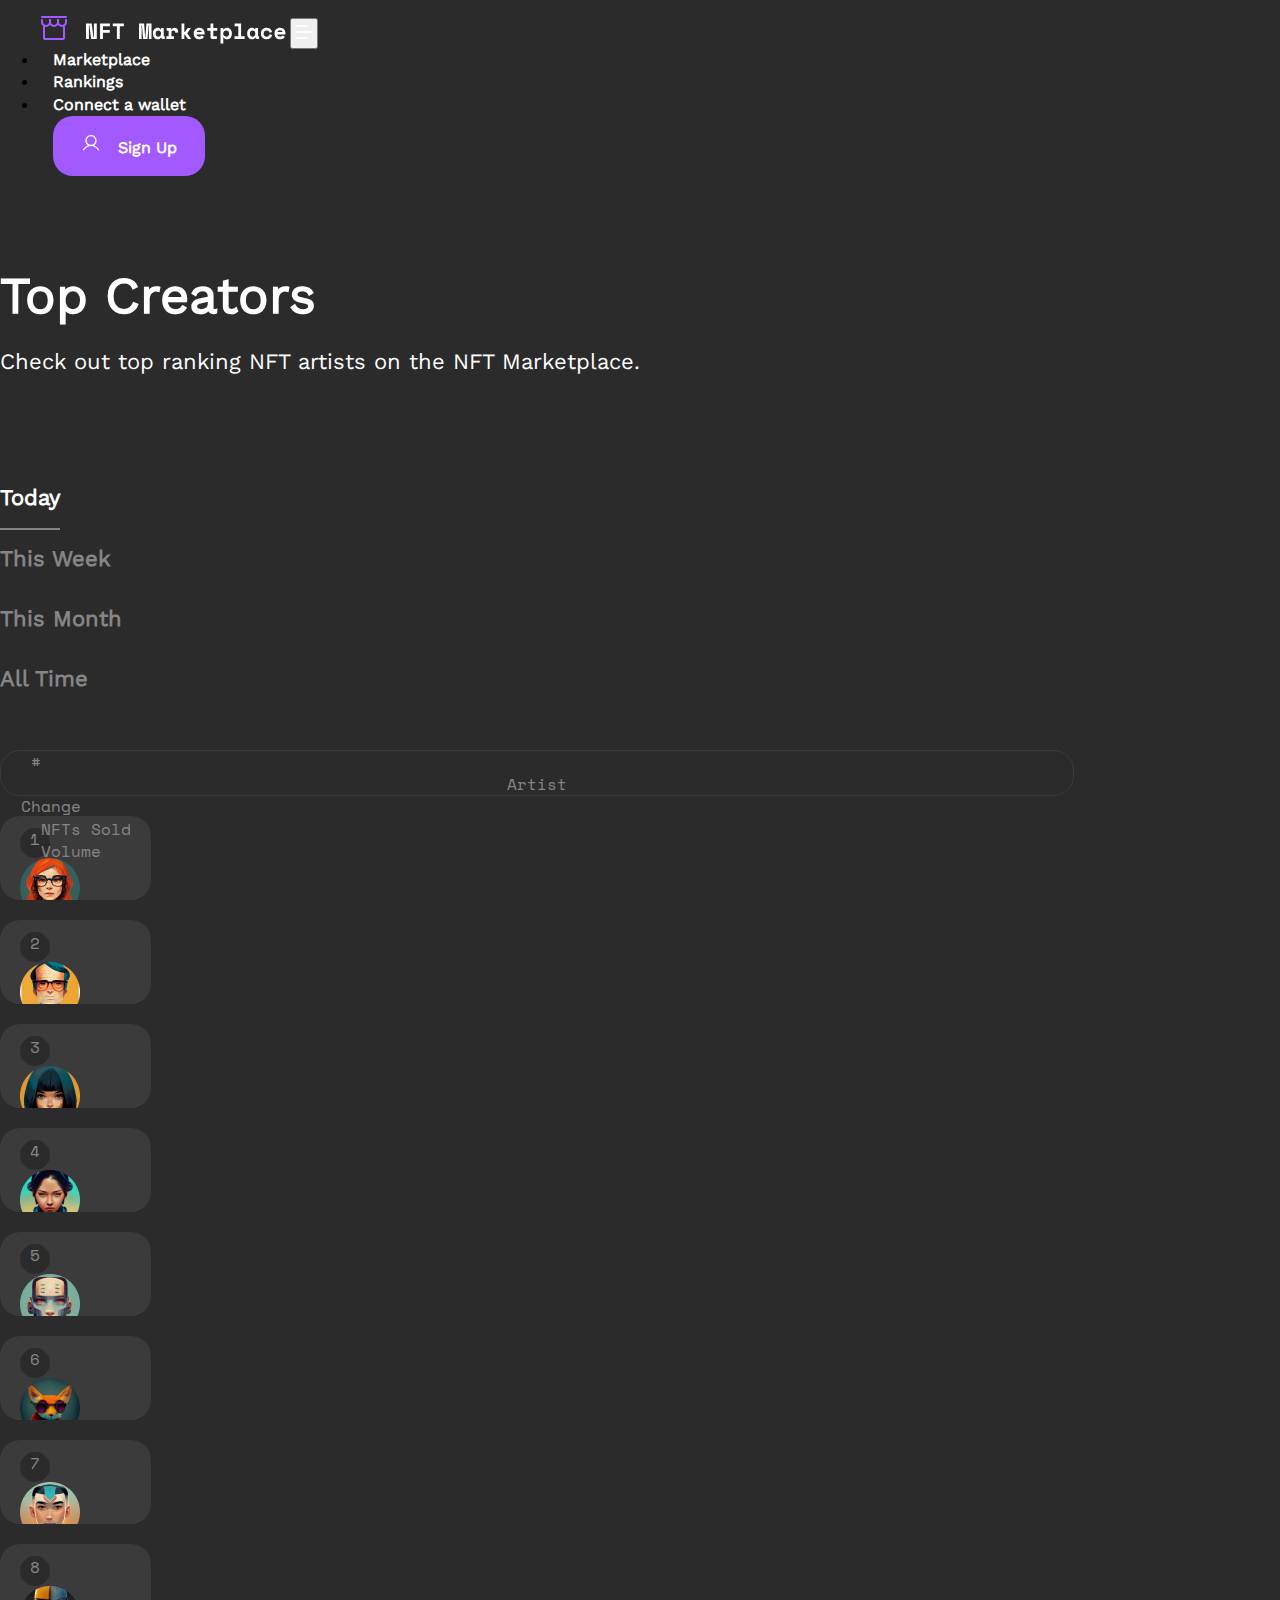
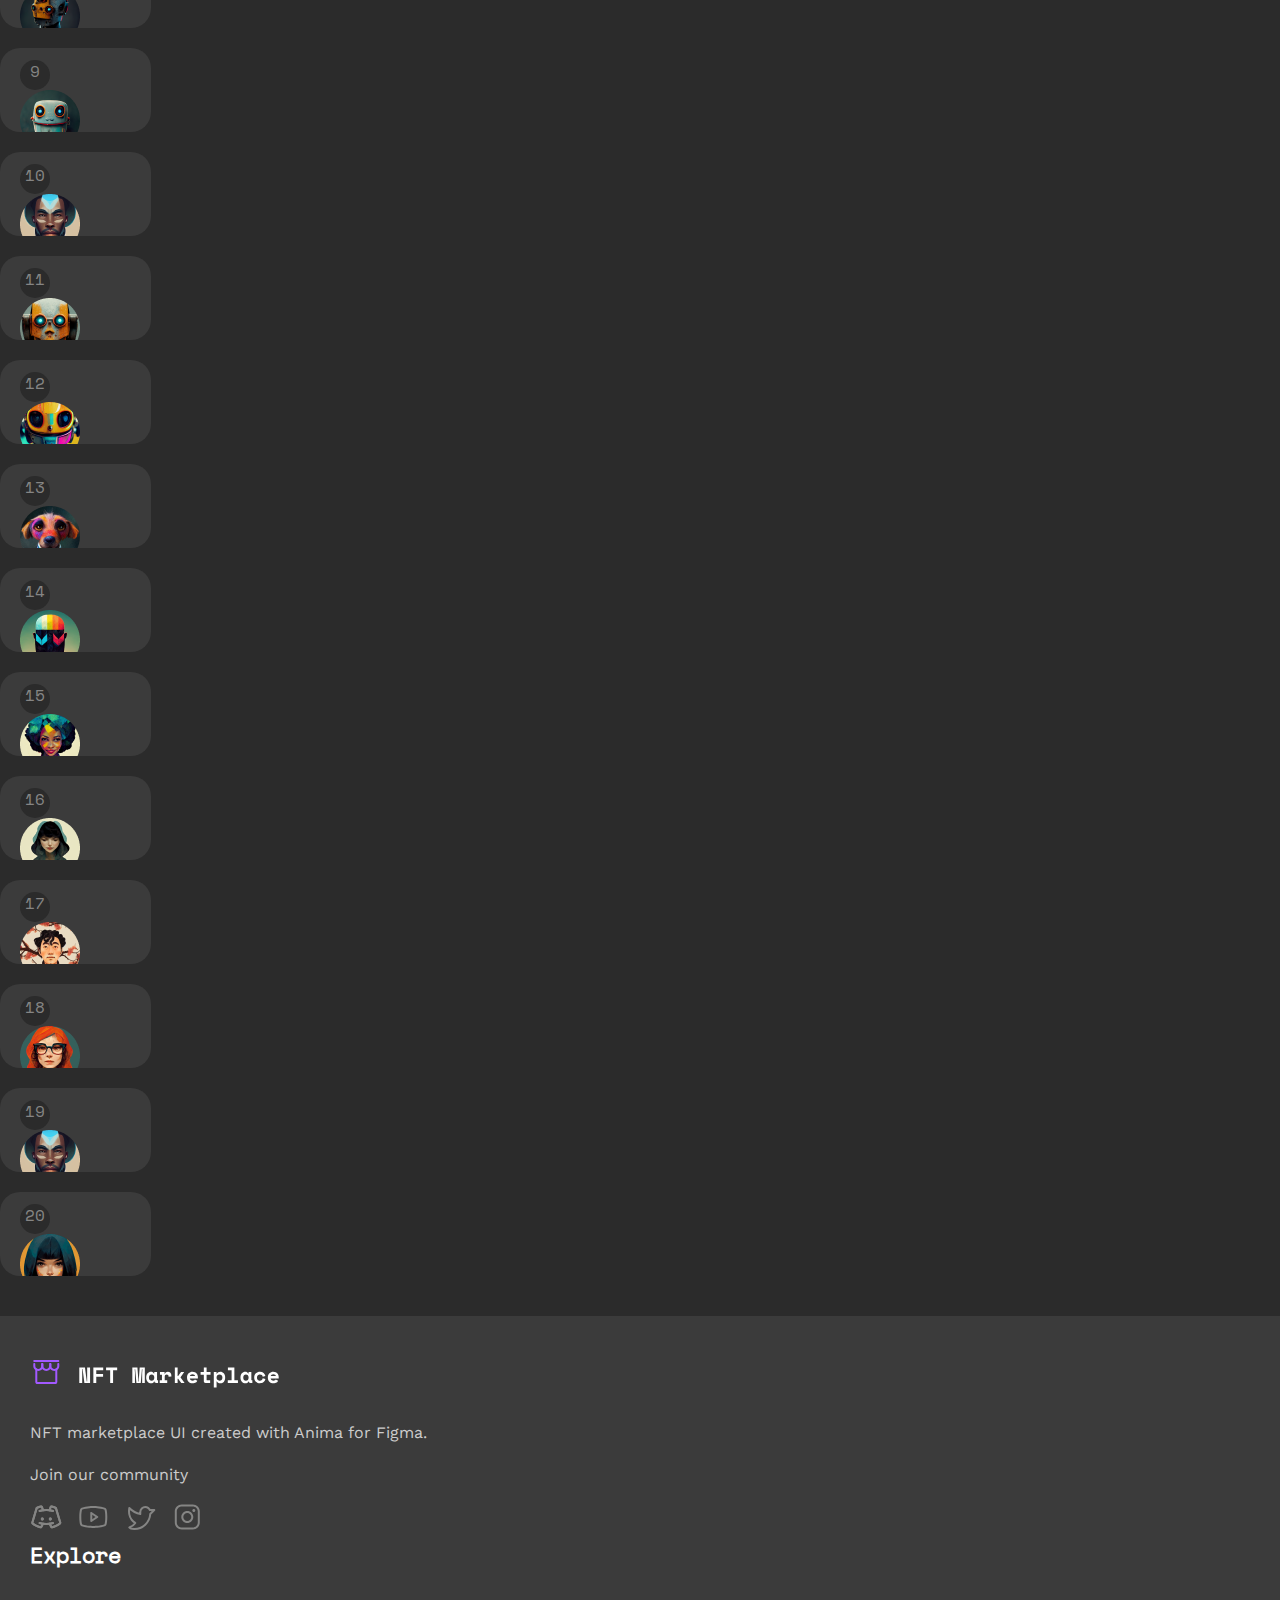
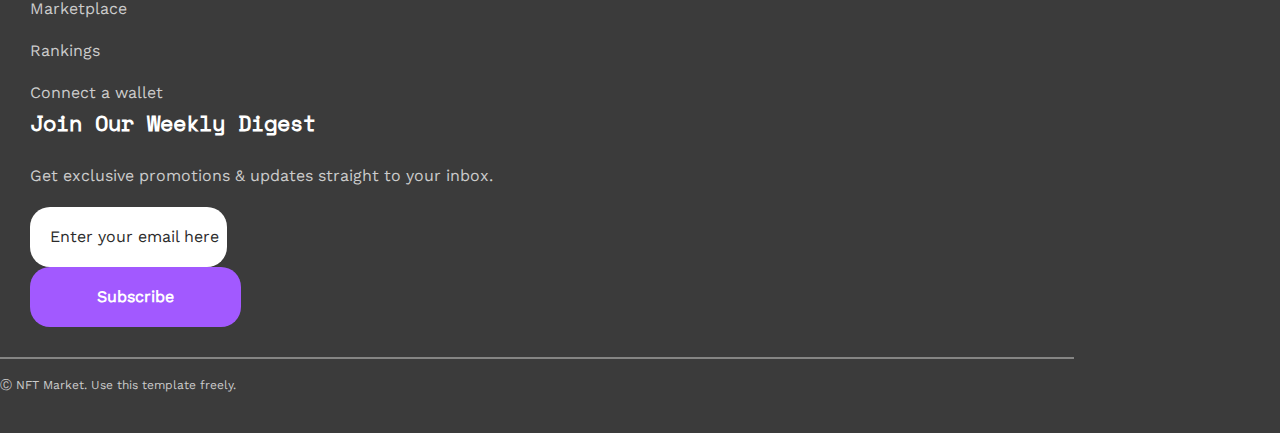
<file: rankings.html>
<!DOCTYPE html>
<html lang="en">
<head>
    <meta charset="UTF-8">
    <meta name="viewport" content="width=device-width, initial-scale=1.0">
    <link rel="stylesheet" href="style.css">
    <link href="https://cdn.jsdelivr.net/npm/bootstrap@5.3.0/dist/css/bootstrap.min.css" rel="stylesheet" integrity="sha384-9ndCyUaIbzAi2FUVXJi0CjmCapSmO7SnpJef0486qhLnuZ2cdeRhO02iuK6FUUVM" crossorigin="anonymous">
    <script src="https://cdn.jsdelivr.net/npm/bootstrap@5.3.0/dist/js/bootstrap.bundle.min.js" integrity="sha384-geWF76RCwLtnZ8qwWowPQNguL3RmwHVBC9FhGdlKrxdiJJigb/j/68SIy3Te4Bkz" crossorigin="anonymous"></script>
    <title>Rankings</title>
</head>
<body>
    <!-- HEADER -->
    <header>
    <nav class="navbar navbar-expand-lg">
        <div class="container-fluid mobile_container">
          <a class="navbar-brand d-flex align-items-center" href="index.html">
            <svg class="svg_1" xmlns="http://www.w3.org/2000/svg" width="32" height="32" viewBox="0 0 32 32" fill="none">
                <path fill-rule="evenodd" clip-rule="evenodd" d="M6 12.4502C6.55228 12.4502 7 12.8979 7 13.4502V26.0002H25V13.4502C25 12.8979 25.4477 12.4502 26 12.4502C26.5523 12.4502 27 12.8979 27 13.4502V26.0002C27 26.5306 26.7893 27.0393 26.4142 27.4144C26.0391 27.7895 25.5304 28.0002 25 28.0002H7C6.46957 28.0002 5.96086 27.7895 5.58579 27.4144C5.21071 27.0393 5 26.5306 5 26.0002V13.4502C5 12.8979 5.44772 12.4502 6 12.4502Z" fill="#A259FF"/>
                <path fill-rule="evenodd" clip-rule="evenodd" d="M3 5C3 4.44772 3.44772 4 4 4H28C28.5523 4 29 4.44772 29 5C29 5.55228 28.5523 6 28 6H4C3.44772 6 3 5.55228 3 5Z" fill="#A259FF"/>
                <path fill-rule="evenodd" clip-rule="evenodd" d="M4 7C4.55228 7 5 7.44772 5 8V10C5 10.7956 5.31607 11.5587 5.87868 12.1213C6.44129 12.6839 7.20435 13 8 13C8.79565 13 9.55871 12.6839 10.1213 12.1213C10.6839 11.5587 11 10.7956 11 10V8C11 7.44772 11.4477 7 12 7C12.5523 7 13 7.44772 13 8V10C13 11.3261 12.4732 12.5979 11.5355 13.5355C10.5979 14.4732 9.32608 15 8 15C6.67392 15 5.40215 14.4732 4.46447 13.5355C3.52678 12.5979 3 11.3261 3 10V8C3 7.44772 3.44772 7 4 7Z" fill="#A259FF"/>
                <path fill-rule="evenodd" clip-rule="evenodd" d="M12 7C12.5523 7 13 7.44772 13 8V10C13 10.7956 13.3161 11.5587 13.8787 12.1213C14.4413 12.6839 15.2044 13 16 13C16.7956 13 17.5587 12.6839 18.1213 12.1213C18.6839 11.5587 19 10.7956 19 10V8C19 7.44772 19.4477 7 20 7C20.5523 7 21 7.44772 21 8V10C21 11.3261 20.4732 12.5979 19.5355 13.5355C18.5979 14.4732 17.3261 15 16 15C14.6739 15 13.4021 14.4732 12.4645 13.5355C11.5268 12.5979 11 11.3261 11 10V8C11 7.44772 11.4477 7 12 7Z" fill="#A259FF"/>
                <path fill-rule="evenodd" clip-rule="evenodd" d="M20 7C20.5523 7 21 7.44772 21 8V10C21 10.7956 21.3161 11.5587 21.8787 12.1213C22.4413 12.6839 23.2044 13 24 13C24.7956 13 25.5587 12.6839 26.1213 12.1213C26.6839 11.5587 27 10.7956 27 10V8C27 7.44772 27.4477 7 28 7C28.5523 7 29 7.44772 29 8V10C29 11.3261 28.4732 12.5979 27.5355 13.5355C26.5979 14.4732 25.3261 15 24 15C22.6739 15 21.4021 14.4732 20.4645 13.5355C19.5268 12.5979 19 11.3261 19 10V8C19 7.44772 19.4477 7 20 7Z" fill="#A259FF"/>
              </svg>

              <svg class="header_svg_2" xmlns="http://www.w3.org/2000/svg" width="200" height="21" viewBox="0 0 200 21" fill="none">
                <path d="M7.48 14.5476H7.876V0.599609H10.78V15.9996H5.104L3.3 2.05161H2.904V15.9996H0V0.599609H5.676L7.48 14.5476Z" fill="white"/>
                <path d="M14.0647 0.599609H23.9207V3.37161H16.9687V6.89161H23.7887V9.66361H16.9687V15.9996H14.0647V0.599609Z" fill="white"/>
                <path d="M26.7874 0.599609H37.8754V3.37161H33.7834V15.9996H30.8794V3.37161H26.7874V0.599609Z" fill="white"/>
                <path d="M53.0248 0.599609H58.1288L59.0088 12.1716V14.4156H59.5368V12.1716L60.4168 0.599609H65.5208V15.9996H62.8808V5.70361L63.1448 2.18361H62.6168L61.4728 15.9996H57.1168L55.9288 2.18361H55.4008L55.6648 5.70361V15.9996H53.0248V0.599609Z" fill="white"/>
                <path d="M74.7895 14.4156C74.4962 15.1049 74.0855 15.5963 73.5575 15.8896C73.0295 16.1683 72.4135 16.3076 71.7095 16.3076C71.0495 16.3076 70.4262 16.1829 69.8395 15.9336C69.2675 15.6843 68.7615 15.3176 68.3215 14.8336C67.8815 14.3496 67.5295 13.7629 67.2655 13.0736C67.0162 12.3843 66.8915 11.5996 66.8915 10.7196V10.3676C66.8915 9.50228 67.0162 8.72494 67.2655 8.03561C67.5148 7.34628 67.8522 6.75961 68.2775 6.27561C68.7028 5.79161 69.1942 5.42494 69.7515 5.17561C70.3235 4.91161 70.9322 4.77961 71.5775 4.77961C72.3549 4.77961 72.9782 4.91161 73.4475 5.17561C73.9315 5.43961 74.3129 5.85028 74.5915 6.40761H74.9875V5.08761H77.7595V12.6996C77.7595 13.1396 77.9575 13.3596 78.3535 13.3596H78.7715V15.9996H76.8795C76.3809 15.9996 75.9702 15.8529 75.6475 15.5596C75.3395 15.2663 75.1855 14.8849 75.1855 14.4156H74.7895ZM72.3255 13.6676C73.1322 13.6676 73.7775 13.4036 74.2615 12.8756C74.7455 12.3329 74.9875 11.5996 74.9875 10.6756V10.4116C74.9875 9.48761 74.7455 8.76161 74.2615 8.23361C73.7775 7.69094 73.1322 7.41961 72.3255 7.41961C71.5189 7.41961 70.8735 7.69094 70.3895 8.23361C69.9055 8.76161 69.6635 9.48761 69.6635 10.4116V10.6756C69.6635 11.5996 69.9055 12.3329 70.3895 12.8756C70.8735 13.4036 71.5189 13.6676 72.3255 13.6676Z" fill="white"/>
                <path d="M80.6702 5.08761H85.2902V6.67161H85.6862C85.8915 6.07028 86.2362 5.60828 86.7202 5.28561C87.2189 4.94828 87.8129 4.77961 88.5022 4.77961C89.5876 4.77961 90.4602 5.12428 91.1202 5.81361C91.7802 6.48828 92.1102 7.52228 92.1102 8.91561V9.39961L89.2502 9.66361V9.35561C89.2502 8.75428 89.0962 8.27761 88.7882 7.92561C88.4802 7.55894 88.0182 7.37561 87.4022 7.37561C86.7862 7.37561 86.3022 7.58828 85.9502 8.01361C85.5982 8.43894 85.4222 9.04761 85.4222 9.83961V13.3596H87.9302V15.9996H80.4062V13.3596H82.6502V7.72761H80.6702V5.08761Z" fill="white"/>
                <path d="M98.3209 9.09161H98.8489L101.753 5.08761H104.789V5.21961L101.269 10.2136V10.6096L105.141 15.8676V15.9996H101.973L98.8489 11.7316H98.3209V15.9996H95.5489V0.599609H98.3209V9.09161Z" fill="white"/>
                <path d="M110.582 11.4456C110.596 11.7683 110.67 12.0689 110.802 12.3476C110.948 12.6116 111.139 12.8463 111.374 13.0516C111.623 13.2423 111.902 13.3963 112.21 13.5136C112.532 13.6163 112.87 13.6676 113.222 13.6676C113.911 13.6676 114.439 13.5503 114.806 13.3156C115.172 13.0663 115.436 12.7729 115.598 12.4356L117.974 13.7556C117.842 14.0343 117.658 14.3276 117.424 14.6356C117.189 14.9289 116.881 15.2003 116.5 15.4496C116.133 15.6989 115.678 15.9043 115.136 16.0656C114.608 16.2269 113.984 16.3076 113.266 16.3076C112.444 16.3076 111.696 16.1756 111.022 15.9116C110.347 15.6476 109.76 15.2663 109.262 14.7676C108.778 14.2689 108.396 13.6603 108.118 12.9416C107.854 12.2229 107.722 11.4089 107.722 10.4996V10.3676C107.722 9.53161 107.861 8.76894 108.14 8.07961C108.433 7.39028 108.829 6.80361 109.328 6.31961C109.826 5.83561 110.406 5.46161 111.066 5.19761C111.74 4.91894 112.459 4.77961 113.222 4.77961C114.16 4.77961 114.967 4.94828 115.642 5.28561C116.316 5.60828 116.874 6.02628 117.314 6.53961C117.754 7.03828 118.076 7.59561 118.282 8.21161C118.487 8.81294 118.59 9.39961 118.59 9.97161V11.4456H110.582ZM113.2 7.28761C112.496 7.28761 111.924 7.47094 111.484 7.83761C111.044 8.18961 110.758 8.60028 110.626 9.06961H115.774C115.686 8.55628 115.407 8.13094 114.938 7.79361C114.483 7.45628 113.904 7.28761 113.2 7.28761Z" fill="white"/>
                <path d="M121.302 5.08761H124.536V0.599609H127.308V5.08761H131.246V7.72761H127.308V12.6996C127.308 13.1396 127.506 13.3596 127.902 13.3596H130.85V15.9996H126.23C125.732 15.9996 125.321 15.8383 124.998 15.5156C124.69 15.1929 124.536 14.7823 124.536 14.2836V7.72761H121.302V5.08761Z" fill="white"/>
                <path d="M137.281 20.3996H134.509V5.08761H137.281V6.67161H137.677C137.97 6.07028 138.396 5.60828 138.953 5.28561C139.51 4.94828 140.222 4.77961 141.087 4.77961C141.732 4.77961 142.341 4.90428 142.913 5.15361C143.5 5.40294 144.006 5.76961 144.431 6.25361C144.871 6.72294 145.216 7.30228 145.465 7.99161C145.729 8.68094 145.861 9.46561 145.861 10.3456V10.7416C145.861 11.6363 145.736 12.4283 145.487 13.1176C145.238 13.8069 144.9 14.3936 144.475 14.8776C144.05 15.3469 143.544 15.7063 142.957 15.9556C142.385 16.1903 141.762 16.3076 141.087 16.3076C140.588 16.3076 140.156 16.2563 139.789 16.1536C139.422 16.0509 139.1 15.9116 138.821 15.7356C138.557 15.5596 138.33 15.3616 138.139 15.1416C137.963 14.9069 137.809 14.6649 137.677 14.4156H137.281V20.3996ZM140.185 13.6676C141.05 13.6676 141.747 13.4036 142.275 12.8756C142.818 12.3329 143.089 11.5996 143.089 10.6756V10.4116C143.089 9.48761 142.818 8.76161 142.275 8.23361C141.747 7.69094 141.05 7.41961 140.185 7.41961C139.32 7.41961 138.616 7.69828 138.073 8.25561C137.545 8.79828 137.281 9.51694 137.281 10.4116V10.6756C137.281 11.5703 137.545 12.2963 138.073 12.8536C138.616 13.3963 139.32 13.6676 140.185 13.6676Z" fill="white"/>
                <path d="M148.486 13.3596H152.314V3.23961H148.618V0.599609H155.086V13.3596H158.65V15.9996H148.486V13.3596Z" fill="white"/>
                <path d="M169.084 14.4156C168.791 15.1049 168.38 15.5963 167.852 15.8896C167.324 16.1683 166.708 16.3076 166.004 16.3076C165.344 16.3076 164.721 16.1829 164.134 15.9336C163.562 15.6843 163.056 15.3176 162.616 14.8336C162.176 14.3496 161.824 13.7629 161.56 13.0736C161.311 12.3843 161.186 11.5996 161.186 10.7196V10.3676C161.186 9.50228 161.311 8.72494 161.56 8.03561C161.81 7.34628 162.147 6.75961 162.572 6.27561C162.998 5.79161 163.489 5.42494 164.046 5.17561C164.618 4.91161 165.227 4.77961 165.872 4.77961C166.65 4.77961 167.273 4.91161 167.742 5.17561C168.226 5.43961 168.608 5.85028 168.886 6.40761H169.282V5.08761H172.054V12.6996C172.054 13.1396 172.252 13.3596 172.648 13.3596H173.066V15.9996H171.174C170.676 15.9996 170.265 15.8529 169.942 15.5596C169.634 15.2663 169.48 14.8849 169.48 14.4156H169.084ZM166.62 13.6676C167.427 13.6676 168.072 13.4036 168.556 12.8756C169.04 12.3329 169.282 11.5996 169.282 10.6756V10.4116C169.282 9.48761 169.04 8.76161 168.556 8.23361C168.072 7.69094 167.427 7.41961 166.62 7.41961C165.814 7.41961 165.168 7.69094 164.684 8.23361C164.2 8.76161 163.958 9.48761 163.958 10.4116V10.6756C163.958 11.5996 164.2 12.3329 164.684 12.8756C165.168 13.4036 165.814 13.6676 166.62 13.6676Z" fill="white"/>
                <path d="M186.141 11.9956C185.892 13.2863 185.298 14.3276 184.359 15.1196C183.435 15.9116 182.196 16.3076 180.641 16.3076C179.834 16.3076 179.079 16.1829 178.375 15.9336C177.686 15.6843 177.084 15.3249 176.571 14.8556C176.058 14.3863 175.654 13.8069 175.361 13.1176C175.068 12.4283 174.921 11.6436 174.921 10.7636V10.4996C174.921 9.61961 175.068 8.82761 175.361 8.12361C175.654 7.41961 176.058 6.81828 176.571 6.31961C177.099 5.82094 177.708 5.43961 178.397 5.17561C179.101 4.91161 179.849 4.77961 180.641 4.77961C182.166 4.77961 183.398 5.17561 184.337 5.96761C185.29 6.75961 185.892 7.80094 186.141 9.09161L183.413 9.79561C183.325 9.15028 183.046 8.59295 182.577 8.12361C182.108 7.65428 181.448 7.41961 180.597 7.41961C180.201 7.41961 179.827 7.49294 179.475 7.63961C179.123 7.78628 178.815 7.99894 178.551 8.27761C178.287 8.54161 178.074 8.87161 177.913 9.26761C177.766 9.64894 177.693 10.0816 177.693 10.5656V10.6976C177.693 11.1816 177.766 11.6143 177.913 11.9956C178.074 12.3623 178.287 12.6703 178.551 12.9196C178.815 13.1689 179.123 13.3596 179.475 13.4916C179.827 13.6089 180.201 13.6676 180.597 13.6676C181.448 13.6676 182.093 13.4549 182.533 13.0296C182.988 12.6043 183.281 12.0323 183.413 11.3136L186.141 11.9956Z" fill="white"/>
                <path d="M191.406 11.4456C191.421 11.7683 191.494 12.0689 191.626 12.3476C191.773 12.6116 191.963 12.8463 192.198 13.0516C192.447 13.2423 192.726 13.3963 193.034 13.5136C193.357 13.6163 193.694 13.6676 194.046 13.6676C194.735 13.6676 195.263 13.5503 195.63 13.3156C195.997 13.0663 196.261 12.7729 196.422 12.4356L198.798 13.7556C198.666 14.0343 198.483 14.3276 198.248 14.6356C198.013 14.9289 197.705 15.2003 197.324 15.4496C196.957 15.6989 196.503 15.9043 195.96 16.0656C195.432 16.2269 194.809 16.3076 194.09 16.3076C193.269 16.3076 192.521 16.1756 191.846 15.9116C191.171 15.6476 190.585 15.2663 190.086 14.7676C189.602 14.2689 189.221 13.6603 188.942 12.9416C188.678 12.2229 188.546 11.4089 188.546 10.4996V10.3676C188.546 9.53161 188.685 8.76894 188.964 8.07961C189.257 7.39028 189.653 6.80361 190.152 6.31961C190.651 5.83561 191.23 5.46161 191.89 5.19761C192.565 4.91894 193.283 4.77961 194.046 4.77961C194.985 4.77961 195.791 4.94828 196.466 5.28561C197.141 5.60828 197.698 6.02628 198.138 6.53961C198.578 7.03828 198.901 7.59561 199.106 8.21161C199.311 8.81294 199.414 9.39961 199.414 9.97161V11.4456H191.406ZM194.024 7.28761C193.32 7.28761 192.748 7.47094 192.308 7.83761C191.868 8.18961 191.582 8.60028 191.45 9.06961H196.598C196.51 8.55628 196.231 8.13094 195.762 7.79361C195.307 7.45628 194.728 7.28761 194.024 7.28761Z" fill="white"/>
              </svg>
          </a>
          <button class="navbar-toggler" type="button" data-bs-toggle="collapse" data-bs-target="#navbarNav">
            <svg xmlns="http://www.w3.org/2000/svg" width="24" height="24" viewBox="0 0 24 24" fill="none">
              <path fill-rule="evenodd" clip-rule="evenodd" d="M3 12C3 11.5858 3.33579 11.25 3.75 11.25H20.25C20.6642 11.25 21 11.5858 21 12C21 12.4142 20.6642 12.75 20.25 12.75H3.75C3.33579 12.75 3 12.4142 3 12Z" fill="white"/>
              <path fill-rule="evenodd" clip-rule="evenodd" d="M3 6C3 5.58579 3.33579 5.25 3.75 5.25H15C15.4142 5.25 15.75 5.58579 15.75 6C15.75 6.41421 15.4142 6.75 15 6.75H3.75C3.33579 6.75 3 6.41421 3 6Z" fill="white"/>
              <path fill-rule="evenodd" clip-rule="evenodd" d="M3 18C3 17.5858 3.33579 17.25 3.75 17.25H15C15.4142 17.25 15.75 17.5858 15.75 18C15.75 18.4142 15.4142 18.75 15 18.75H3.75C3.33579 18.75 3 18.4142 3 18Z" fill="white"/>
            </svg>
          </button>
          <div class="collapse navbar-collapse" id="navbarNav">
            <ul class="navbar-nav ms-auto">
              <li class="nav-item">
                <a class="nav-link nav_link" href="marketplace.html">Marketplace</a>
              </li>
              <li class="nav-item">
                <a class="nav-link nav_link" href="rankings.html">Rankings</a>
              </li>
              <li class="nav-item">
                <a class="nav-link nav_link" href="connectwallet.html">Connect a wallet</a>
              </li>
            </ul>
            <a href="signup.html">
            <button type="button" class="navbar_button">
              <svg class="svg_2" xmlns="http://www.w3.org/2000/svg" width="20" height="20" viewBox="0 0 20 20" fill="none">
                <path fill-rule="evenodd" clip-rule="evenodd" d="M10 3.125C7.58375 3.125 5.625 5.08375 5.625 7.5C5.625 9.91625 7.58375 11.875 10 11.875C12.4162 11.875 14.375 9.91625 14.375 7.5C14.375 5.08375 12.4162 3.125 10 3.125ZM4.375 7.5C4.375 4.3934 6.8934 1.875 10 1.875C13.1066 1.875 15.625 4.3934 15.625 7.5C15.625 10.6066 13.1066 13.125 10 13.125C6.8934 13.125 4.375 10.6066 4.375 7.5Z" fill="white"/>
                <path fill-rule="evenodd" clip-rule="evenodd" d="M10 13.1245C8.57364 13.1245 7.17241 13.5 5.93717 14.2132C4.70194 14.9265 3.67623 15.9523 2.96317 17.1877C2.79061 17.4866 2.40837 17.5891 2.10942 17.4165C1.81047 17.2439 1.70802 16.8617 1.88058 16.5628C2.70335 15.1374 3.88686 13.9537 5.31212 13.1307C6.73739 12.3078 8.3542 11.8745 10 11.8745C11.6458 11.8745 13.2626 12.3078 14.6879 13.1307C16.1131 13.9537 17.2966 15.1374 18.1194 16.5628C18.292 16.8617 18.1895 17.2439 17.8906 17.4165C17.5916 17.5891 17.2094 17.4866 17.0368 17.1877C16.3238 15.9523 15.2981 14.9265 14.0628 14.2132C12.8276 13.5 11.4264 13.1245 10 13.1245Z" fill="white"/>
              </svg>

              Sign Up
            </button></a>
          </div>
        </div>
      </nav>
    </header>    
    <!-- TOP CREATORS -->
    <div class="outer-container-rnk">
      <div class="container rnk_container">
        <div class="row">
          <h2 class="mrk_h2">Top Creators</h2>
        </div>
        <div class="row cstm_row_p20">
          <p class="mrk_p">Check out top ranking NFT artists on the NFT Marketplace.</p>
        </div>
      </div>
    </div>
    <!-- TAB BUTTONS -->
    <div class="container container_tabs row_m10">
      <div class="row gx-0">
          <div class="col-md-3 col-3">
              <button type="button" class="tab_button_active w-100">            
                <span class="mobile_dn">Today</span>  
                
                <span class="mobile_db">1d</span> 
              </button>
          </div>
          <div class="col-md-3 col-3">
              <button type="button" class="tab_button w-100">
                <span class="mobile_dn">This Week</span>

                <span class="mobile_db">7d</span>
              </button>
          </div>
          <div class="col-md-3 col-3">
              <button type="button" class="tab_button w-100">
                <span class="mobile_dn">This Month</span>

                <span class="mobile_db">30d</span>
              </button>
          </div>
          <div class="col-md-3 col-3">
            <button type="button" class="tab_button w-100">
              All Time
            </button>
        </div>
      </div>
    </div>
    <!-- RANKINGS CARDS -->
    <div class="container rankings_container">
      <div class="row">
        <div class="col-md-12 col-md-12">
          <div class="rnk_card_1 d-flex align-items-center justify-content-between">
            <div class="card_left_rnk d-flex align-items-center">
              <p class="p_rnk_top_1">#</p>

              <p class="p_rnk_top_2">Artist</p>
            </div>
            <div class="card_right_rnk d-flex align-items-center">
              <p class="p_rnk_top_3 mobile_dn">Change</p>

              <p class="p_rnk_top_4 mobile_dn">NFTs Sold</p>

              <p class="p_rnk_top_5">Volume</p>
            </div>
          </div>
        </div>
      </div>
      <!-- DESKTOP -->
      <div class="row row_m20 mobile_dn">
        <div class="col-md-12 col-12">
          <div class="custom_long_card w-100">
            <div class="d-flex justify-content-between align-items-center h-100">
              <div class="d-flex align-items-center">
                <div class="number_crc_div d-flex justify-content-center align-items-center">
                  <p class="ranking_number">1</p>
                </div>
    
                <img src="assets/img/Avatar_mobile_1.png" class="cstm_mr_20">

                <h5 class="ranking_card_h5">Jaydon Ekstrom Bothman</h5>
              </div>
              <div class="d-flex align-items-center justify-content-end">
                <p class="change_text">+1.41%</p>

                <p class="ranking_card_text">602</p>

                <p class="ranking_card_text">12.4 ETH</p>
              </div>

            </div>
          </div>
        </div>
        <div class="col-md-12 col-12 row_m20">
          <div class="custom_long_card w-100">
            <div class="d-flex justify-content-between align-items-center h-100">
              <div class="d-flex align-items-center">
                <div class="number_crc_div d-flex justify-content-center align-items-center">
                  <p class="ranking_number">2</p>
                </div>
    
                <img src="assets/img/Avatar_mobile_2.png" class="cstm_mr_20">

                <h5 class="ranking_card_h5">Ruben Carder</h5>
              </div>
              <div class="d-flex align-items-center justify-content-end">
                <p class="change_text">+1.41%</p>

                <p class="ranking_card_text">602</p>

                <p class="ranking_card_text">12.4 ETH</p>
              </div>

            </div>
          </div>
        </div>
        <div class="col-md-12 col-12 row_m20">
          <div class="custom_long_card w-100">
            <div class="d-flex justify-content-between align-items-center h-100">
              <div class="d-flex align-items-center">
                <div class="number_crc_div d-flex justify-content-center align-items-center">
                  <p class="ranking_number">3</p>
                </div>
    
                <img src="assets/img/Avatar_mobile_3.png" class="cstm_mr_20">

                <h5 class="ranking_card_h5">Alfredo Septimus</h5>
              </div>
              <div class="d-flex align-items-center justify-content-end">
                <p class="change_text">+1.41%</p>

                <p class="ranking_card_text">602</p>

                <p class="ranking_card_text">12.4 ETH</p>
              </div>

            </div>
          </div>
        </div>
        <div class="col-md-12 col-12 row_m20">
          <div class="custom_long_card w-100">
            <div class="d-flex justify-content-between align-items-center h-100">
              <div class="d-flex align-items-center">
                <div class="number_crc_div d-flex justify-content-center align-items-center">
                  <p class="ranking_number">4</p>
                </div>
    
                <img src="assets/img/Avatar_mobile_4.png" class="cstm_mr_20">

                <h5 class="ranking_card_h5">Davis Franci</h5>
              </div>
              <div class="d-flex align-items-center justify-content-end">
                <p class="change_text">+1.41%</p>

                <p class="ranking_card_text">602</p>

                <p class="ranking_card_text">12.4 ETH</p>
              </div>

            </div>
          </div>
        </div>
        <div class="col-md-12 col-12 row_m20">
          <div class="custom_long_card w-100">
            <div class="d-flex justify-content-between align-items-center h-100">
              <div class="d-flex align-items-center">
                <div class="number_crc_div d-flex justify-content-center align-items-center">
                  <p class="ranking_number">5</p>
                </div>
    
                <img src="assets/img/Avatar_mobile_5.png" class="cstm_mr_20">

                <h5 class="ranking_card_h5">Livia Rosser</h5>
              </div>
              <div class="d-flex align-items-center justify-content-end">
                <p class="change_text">+1.41%</p>

                <p class="ranking_card_text">602</p>

                <p class="ranking_card_text">12.4 ETH</p>
              </div>

            </div>
          </div>
        </div>
        <div class="col-md-12 col-12 row_m20">
          <div class="custom_long_card w-100">
            <div class="d-flex justify-content-between align-items-center h-100">
              <div class="d-flex align-items-center">
                <div class="number_crc_div d-flex justify-content-center align-items-center">
                  <p class="ranking_number">6</p>
                </div>
    
                <img src="assets/img/ranking_card_img_6.png" class="cstm_mr_20">

                <h5 class="ranking_card_h5">Kianna Donin</h5>
              </div>
              <div class="d-flex align-items-center justify-content-end">
                <p class="change_text">+1.41%</p>

                <p class="ranking_card_text">602</p>

                <p class="ranking_card_text">12.4 ETH</p>
              </div>

            </div>
          </div>
        </div>
        <div class="col-md-12 col-12 row_m20">
          <div class="custom_long_card w-100">
            <div class="d-flex justify-content-between align-items-center h-100">
              <div class="d-flex align-items-center">
                <div class="number_crc_div d-flex justify-content-center align-items-center">
                  <p class="ranking_number">7</p>
                </div>
    
                <img src="assets/img/ranking_card_img_7.png" class="cstm_mr_20">

                <h5 class="ranking_card_h5">Phillip Lipshutz</h5>
              </div>
              <div class="d-flex align-items-center justify-content-end">
                <p class="change_text">+1.41%</p>

                <p class="ranking_card_text">602</p>

                <p class="ranking_card_text">12.4 ETH</p>
              </div>

            </div>
          </div>
        </div>
        <div class="col-md-12 col-12 row_m20">
          <div class="custom_long_card w-100">
            <div class="d-flex justify-content-between align-items-center h-100">
              <div class="d-flex align-items-center">
                <div class="number_crc_div d-flex justify-content-center align-items-center">
                  <p class="ranking_number">8</p>
                </div>
    
                <img src="assets/img/ranking_card_img_8.png" class="cstm_mr_20">

                <h5 class="ranking_card_h5">Maria Rosser</h5>
              </div>
              <div class="d-flex align-items-center justify-content-end">
                <p class="change_text">+1.41%</p>

                <p class="ranking_card_text">602</p>

                <p class="ranking_card_text">12.4 ETH</p>
              </div>

            </div>
          </div>
        </div>
        <div class="col-md-12 col-12 row_m20">
          <div class="custom_long_card w-100">
            <div class="d-flex justify-content-between align-items-center h-100">
              <div class="d-flex align-items-center">
                <div class="number_crc_div d-flex justify-content-center align-items-center">
                  <p class="ranking_number">9</p>
                </div>
    
                <img src="assets/img/ranking_card_img_9.png" class="cstm_mr_20">

                <h5 class="ranking_card_h5">Kianna Stanton</h5>
              </div>
              <div class="d-flex align-items-center justify-content-end">
                <p class="change_text">+1.41%</p>

                <p class="ranking_card_text">602</p>

                <p class="ranking_card_text">12.4 ETH</p>
              </div>

            </div>
          </div>
        </div>
        <div class="col-md-12 col-12 row_m20">
          <div class="custom_long_card w-100">
            <div class="d-flex justify-content-between align-items-center h-100">
              <div class="d-flex align-items-center">
                <div class="number_crc_div d-flex justify-content-center align-items-center">
                  <p class="ranking_number">10</p>
                </div>
    
                <img src="assets/img/ranking_card_img_10.png" class="cstm_mr_20">

                <h5 class="ranking_card_h5">Angel Lubin</h5>
              </div>
              <div class="d-flex align-items-center justify-content-end">
                <p class="change_text">+1.41%</p>

                <p class="ranking_card_text">602</p>

                <p class="ranking_card_text">12.4 ETH</p>
              </div>

            </div>
          </div>
        </div>
        <div class="col-md-12 col-12 row_m20">
          <div class="custom_long_card w-100">
            <div class="d-flex justify-content-between align-items-center h-100">
              <div class="d-flex align-items-center">
                <div class="number_crc_div d-flex justify-content-center align-items-center">
                  <p class="ranking_number">11</p>
                </div>
    
                <img src="assets/img/ranking_card_img_11.png" class="cstm_mr_20">

                <h5 class="ranking_card_h5">Allison Torff</h5>
              </div>
              <div class="d-flex align-items-center justify-content-end">
                <p class="change_text">+1.41%</p>

                <p class="ranking_card_text">602</p>

                <p class="ranking_card_text">12.4 ETH</p>
              </div>

            </div>
          </div>
        </div>
        <div class="col-md-12 col-12 row_m20">
          <div class="custom_long_card w-100">
            <div class="d-flex justify-content-between align-items-center h-100">
              <div class="d-flex align-items-center">
                <div class="number_crc_div d-flex justify-content-center align-items-center">
                  <p class="ranking_number">12</p>
                </div>
    
                <img src="assets/img/ranking_card_img_12.png" class="cstm_mr_20">

                <h5 class="ranking_card_h5">Davis Workman</h5>
              </div>
              <div class="d-flex align-items-center justify-content-end">
                <p class="change_text">+1.41%</p>

                <p class="ranking_card_text">602</p>

                <p class="ranking_card_text">12.4 ETH</p>
              </div>

            </div>
          </div>
        </div>
        <div class="col-md-12 col-12 row_m20">
          <div class="custom_long_card w-100">
            <div class="d-flex justify-content-between align-items-center h-100">
              <div class="d-flex align-items-center">
                <div class="number_crc_div d-flex justify-content-center align-items-center">
                  <p class="ranking_number">13</p>
                </div>
    
                <img src="assets/img/ranking_card_img_13.png" class="cstm_mr_20">

                <h5 class="ranking_card_h5">Lindsey Lipshutz</h5>
              </div>
              <div class="d-flex align-items-center justify-content-end">
                <p class="change_text">+1.41%</p>

                <p class="ranking_card_text">602</p>

                <p class="ranking_card_text">12.4 ETH</p>
              </div>

            </div>
          </div>
        </div>
        <div class="col-md-12 col-12 row_m20">
          <div class="custom_long_card w-100">
            <div class="d-flex justify-content-between align-items-center h-100">
              <div class="d-flex align-items-center">
                <div class="number_crc_div d-flex justify-content-center align-items-center">
                  <p class="ranking_number">14</p>
                </div>
    
                <img src="assets/img/ranking_card_img_14.png" class="cstm_mr_20">

                <h5 class="ranking_card_h5">Randy Carder</h5>
              </div>
              <div class="d-flex align-items-center justify-content-end">
                <p class="change_text">+1.41%</p>

                <p class="ranking_card_text">602</p>

                <p class="ranking_card_text">12.4 ETH</p>
              </div>

            </div>
          </div>
        </div>
        <div class="col-md-12 col-12 row_m20">
          <div class="custom_long_card w-100">
            <div class="d-flex justify-content-between align-items-center h-100">
              <div class="d-flex align-items-center">
                <div class="number_crc_div d-flex justify-content-center align-items-center">
                  <p class="ranking_number">15</p>
                </div>
    
                <img src="assets/img/ranking_card_img_15.png" class="cstm_mr_20">

                <h5 class="ranking_card_h5">Lydia Culhane</h5>
              </div>
              <div class="d-flex align-items-center justify-content-end">
                <p class="change_text">+1.41%</p>

                <p class="ranking_card_text">602</p>

                <p class="ranking_card_text">12.4 ETH</p>
              </div>

            </div>
          </div>
        </div>
        <div class="col-md-12 col-12 row_m20">
          <div class="custom_long_card w-100">
            <div class="d-flex justify-content-between align-items-center h-100">
              <div class="d-flex align-items-center">
                <div class="number_crc_div d-flex justify-content-center align-items-center">
                  <p class="ranking_number">16</p>
                </div>
    
                <img src="assets/img/ranking_card_img_16.png" class="cstm_mr_20">

                <h5 class="ranking_card_h5">Rayna Bator</h5>
              </div>
              <div class="d-flex align-items-center justify-content-end">
                <p class="change_text">+1.41%</p>

                <p class="ranking_card_text">602</p>

                <p class="ranking_card_text">12.4 ETH</p>
              </div>

            </div>
          </div>
        </div>
        <div class="col-md-12 col-12 row_m20">
          <div class="custom_long_card w-100">
            <div class="d-flex justify-content-between align-items-center h-100">
              <div class="d-flex align-items-center">
                <div class="number_crc_div d-flex justify-content-center align-items-center">
                  <p class="ranking_number">17</p>
                </div>
    
                <img src="assets/img/ranking_card_img_17.png" class="cstm_mr_20">

                <h5 class="ranking_card_h5">Jocelyn Westervelt</h5>
              </div>
              <div class="d-flex align-items-center justify-content-end">
                <p class="change_text">+1.41%</p>

                <p class="ranking_card_text">602</p>

                <p class="ranking_card_text">12.4 ETH</p>
              </div>

            </div>
          </div>
        </div>
        <div class="col-md-12 col-12 row_m20">
          <div class="custom_long_card w-100">
            <div class="d-flex justify-content-between align-items-center h-100">
              <div class="d-flex align-items-center">
                <div class="number_crc_div d-flex justify-content-center align-items-center">
                  <p class="ranking_number">18</p>
                </div>
    
                <img src="assets/img/Avatar_mobile_1.png" class="cstm_mr_20">

                <h5 class="ranking_card_h5">Marilyn Torff</h5>
              </div>
              <div class="d-flex align-items-center justify-content-end">
                <p class="change_text">+1.41%</p>

                <p class="ranking_card_text">602</p>

                <p class="ranking_card_text">12.4 ETH</p>
              </div>

            </div>
          </div>
        </div>
        <div class="col-md-12 col-12 row_m20">
          <div class="custom_long_card w-100">
            <div class="d-flex justify-content-between align-items-center h-100">
              <div class="d-flex align-items-center">
                <div class="number_crc_div d-flex justify-content-center align-items-center">
                  <p class="ranking_number">19</p>
                </div>
    
                <img src="assets/img/ranking_card_img_10.png" class="cstm_mr_20">

                <h5 class="ranking_card_h5">Skylar Levin</h5>
              </div>
              <div class="d-flex align-items-center justify-content-end">
                <p class="change_text">+1.41%</p>

                <p class="ranking_card_text">602</p>

                <p class="ranking_card_text">12.4 ETH</p>
              </div>

            </div>
          </div>
        </div>
        <div class="col-md-12 col-12 row_m20">
          <div class="custom_long_card w-100">
            <div class="d-flex justify-content-between align-items-center h-100">
              <div class="d-flex align-items-center">
                <div class="number_crc_div d-flex justify-content-center align-items-center">
                  <p class="ranking_number">20</p>
                </div>
    
                <img src="assets/img/Avatar_mobile_3.png" class="cstm_mr_20">

                <h5 class="ranking_card_h5">Terry Dorwart</h5>
              </div>
              <div class="d-flex align-items-center justify-content-end">
                <p class="change_text">+1.41%</p>

                <p class="ranking_card_text">602</p>

                <p class="ranking_card_text">12.4 ETH</p>
              </div>

            </div>
          </div>
        </div>
      </div>
      <!-- MOBILE  -->
      <div class="row mobile_db">
        <div class="col-12 row_m20">
          <div class="custom_long_card_mobile w-100">
            <div class="d-flex align-items-center h-100">
              <p class="ranking_number">1</p>

              <img src="assets/img/card_mini_icon_2.png" alt="icon" class="cstm_mr_12">

              <p class="mobile_ranking_card_user">Zain Dokidis</p>

              <p class="ranking_card_text">12.4 ETH</p>
            </div>
          </div>
        </div>
        <div class="col-12 row_m20">
          <div class="custom_long_card_mobile w-100">
            <div class="d-flex align-items-center h-100">
              <p class="ranking_number">2</p>

              <img src="assets/img/animakid24.png" alt="icon" class="cstm_mr_12">

              <p class="mobile_ranking_card_user">Ruben Vetrovs</p>

              <p class="ranking_card_text">12.4 ETH</p>
            </div>
          </div>
        </div>
        <div class="col-12 row_m20">
          <div class="custom_long_card_mobile w-100">
            <div class="d-flex align-items-center h-100">
              <p class="ranking_number">3</p>

              <img src="assets/img/Avatar Placeholder (1).png" alt="icon" class="cstm_mr_12">

              <p class="mobile_ranking_card_user">Maren Franci</p>

              <p class="ranking_card_text">12.4 ETH</p>
            </div>
          </div>
        </div>
        <div class="col-12 row_m20">
          <div class="custom_long_card_mobile w-100">
            <div class="d-flex align-items-center h-100">
              <p class="ranking_number">4</p>

              <img src="assets/img/Avatar Placeholder (1).png" alt="icon" class="cstm_mr_12">

              <p class="mobile_ranking_card_user">Emerson Carder</p>

              <p class="ranking_card_text">12.4 ETH</p>
            </div>
          </div>
        </div>
        <div class="col-12 row_m20">
          <div class="custom_long_card_mobile w-100">
            <div class="d-flex align-items-center h-100">
              <p class="ranking_number">5</p>

              <img src="assets/img/mobile_ranking_card_img_5.png" alt="icon" class="cstm_mr_12">

              <p class="mobile_ranking_card_user">Zain Botosh</p>

              <p class="ranking_card_text">12.4 ETH</p>
            </div>
          </div>
        </div>
        <div class="col-12 row_m20">
          <div class="custom_long_card_mobile w-100">
            <div class="d-flex align-items-center h-100">
              <p class="ranking_number">6</p>

              <img src="assets/img/mrc_img_6.png" alt="icon" class="cstm_mr_12">

              <p class="mobile_ranking_card_user">Talan Korsgaard</p>

              <p class="ranking_card_text">12.4 ETH</p>
            </div>
          </div>
        </div>
        <div class="col-12 row_m20">
          <div class="custom_long_card_mobile w-100">
            <div class="d-flex align-items-center h-100">
              <p class="ranking_number">7</p>

              <img src="assets/img/robotica.png" alt="icon" class="cstm_mr_12">

              <p class="mobile_ranking_card_user">Haylie Dias</p>

              <p class="ranking_card_text">12.4 ETH</p>
            </div>
          </div>
        </div>
        <div class="col-12 row_m20">
          <div class="custom_long_card_mobile w-100">
            <div class="d-flex align-items-center h-100">
              <p class="ranking_number">8</p>

              <img src="assets/img/robotica.png" alt="icon" class="cstm_mr_12">

              <p class="mobile_ranking_card_user">James Donin</p>

              <p class="ranking_card_text">12.4 ETH</p>
            </div>
          </div>
        </div>
        <div class="col-12 row_m20">
          <div class="custom_long_card_mobile w-100">
            <div class="d-flex align-items-center h-100">
              <p class="ranking_number">9</p>

              <img src="assets/img/mobile_ranking_card_img_5.png" alt="icon" class="cstm_mr_12">

              <p class="mobile_ranking_card_user">Erin Siphron</p>

              <p class="ranking_card_text">12.4 ETH</p>
            </div>
          </div>
        </div>
        <div class="col-12 row_m20">
          <div class="custom_long_card_mobile w-100">
            <div class="d-flex align-items-center h-100">
              <p class="ranking_number">10</p>

              <img src="assets/img/robotica.png" alt="icon" class="cstm_mr_12">

              <p class="mobile_ranking_card_user">Cristofer Levin</p>

              <p class="ranking_card_text">12.4 ETH</p>
            </div>
          </div>
        </div>
        <div class="col-12 row_m20">
          <div class="custom_long_card_mobile w-100">
            <div class="d-flex align-items-center h-100">
              <p class="ranking_number">11</p>

              <img src="assets/img/mrc_img_11.png" alt="icon" class="cstm_mr_12">

              <p class="mobile_ranking_card_user">Alena Schleifer</p>

              <p class="ranking_card_text">12.4 ETH</p>
            </div>
          </div>
        </div>
        <div class="col-12 row_m20">
          <div class="custom_long_card_mobile w-100">
            <div class="d-flex align-items-center h-100">
              <p class="ranking_number">12</p>

              <img src="assets/img/nft_avatar_mobile.png" alt="icon" class="cstm_mr_12">

              <p class="mobile_ranking_card_user">Dulce Vetrovs</p>

              <p class="ranking_card_text">12.4 ETH</p>
            </div>
          </div>
        </div>
        <div class="col-12 row_m20">
          <div class="custom_long_card_mobile w-100">
            <div class="d-flex align-items-center h-100">
              <p class="ranking_number">13</p>

              <img src="assets/img/card_mini_icon_2.png" alt="icon" class="cstm_mr_12">

              <p class="mobile_ranking_card_user">Nolan Siphron</p>

              <p class="ranking_card_text">12.4 ETH</p>
            </div>
          </div>
        </div>
        <div class="col-12 row_m20">
          <div class="custom_long_card_mobile w-100">
            <div class="d-flex align-items-center h-100">
              <p class="ranking_number">14</p>

              <img src="assets/img/mrc_img_11.png" alt="icon" class="cstm_mr_12">

              <p class="mobile_ranking_card_user">Omar Stanton</p>

              <p class="ranking_card_text">12.4 ETH</p>
            </div>
          </div>
        </div>
        <div class="col-12 row_m20">
          <div class="custom_long_card_mobile w-100">
            <div class="d-flex align-items-center h-100">
              <p class="ranking_number">15</p>

              <img src="assets/img/robotica.png" alt="icon" class="cstm_mr_12">

              <p class="mobile_ranking_card_user">Omar Lipshutz</p>

              <p class="ranking_card_text">12.4 ETH</p>
            </div>
          </div>
        </div>
        <div class="col-12 row_m20">
          <div class="custom_long_card_mobile w-100">
            <div class="d-flex align-items-center h-100">
              <p class="ranking_number">16</p>

              <img src="assets/img/card_mini_icon_2.png" alt="icon" class="cstm_mr_12">

              <p class="mobile_ranking_card_user">Terry Donin</p>

              <p class="ranking_card_text">12.4 ETH</p>
            </div>
          </div>
        </div>
        <div class="col-12 row_m20">
          <div class="custom_long_card_mobile w-100">
            <div class="d-flex align-items-center h-100">
              <p class="ranking_number">17</p>

              <img src="assets/img/Avatar Placeholder.png" alt="icon" class="cstm_mr_12">

              <p class="mobile_ranking_card_user">Erin Botosh</p>

              <p class="ranking_card_text">12.4 ETH</p>
            </div>
          </div>
        </div>
        <div class="col-12 row_m20">
          <div class="custom_long_card_mobile w-100">
            <div class="d-flex align-items-center h-100">
              <p class="ranking_number">18</p>

              <img src="assets/img/animakid24.png" alt="icon" class="cstm_mr_12">

              <p class="mobile_ranking_card_user">Cheyenne Rhiel</p>

              <p class="ranking_card_text">12.4 ETH</p>
            </div>
          </div>
        </div>
        <div class="col-12 row_m20">
          <div class="custom_long_card_mobile w-100">
            <div class="d-flex align-items-center h-100">
              <p class="ranking_number">19</p>

              <img src="assets/img/mrc_img_19_20.png" alt="icon" class="cstm_mr_12">

              <p class="mobile_ranking_card_user">Jaxson Vaccaro</p>

              <p class="ranking_card_text">12.4 ETH</p>
            </div>
          </div>
        </div>
        <div class="col-12 row_m20">
          <div class="custom_long_card_mobile w-100">
            <div class="d-flex align-items-center h-100">
              <p class="ranking_number">19</p>

              <img src="assets/img/mrc_img_19_20.png" alt="icon" class="cstm_mr_12">

              <p class="mobile_ranking_card_user">Jordyn Dias</p>

              <p class="ranking_card_text">12.4 ETH</p>
            </div>
          </div>
        </div>
      </div>
    </div>
    <!-- FOOTER -->
    <footer>
      <div class="container container_footer d-flex justify-content-center">
        <div class="row justify-content-center gx-0">
          <div class="col-md-4 col-12 custom_mr_2">
            <div class="d-flex">
              <svg class="svg_4" xmlns="http://www.w3.org/2000/svg" width="33" height="32" viewBox="0 0 33 32" fill="none">
                <path fill-rule="evenodd" clip-rule="evenodd" d="M6.29309 12.4502C6.84538 12.4502 7.29309 12.8979 7.29309 13.4502V26.0002H25.2931V13.4502C25.2931 12.8979 25.7408 12.4502 26.2931 12.4502C26.8454 12.4502 27.2931 12.8979 27.2931 13.4502V26.0002C27.2931 26.5306 27.0824 27.0393 26.7073 27.4144C26.3322 27.7895 25.8235 28.0002 25.2931 28.0002H7.29309C6.76266 28.0002 6.25395 27.7895 5.87888 27.4144C5.5038 27.0393 5.29309 26.5306 5.29309 26.0002V13.4502C5.29309 12.8979 5.74081 12.4502 6.29309 12.4502Z" fill="#A259FF"/>
                <path fill-rule="evenodd" clip-rule="evenodd" d="M3.29309 5C3.29309 4.44772 3.74081 4 4.29309 4H28.2931C28.8454 4 29.2931 4.44772 29.2931 5C29.2931 5.55228 28.8454 6 28.2931 6H4.29309C3.74081 6 3.29309 5.55228 3.29309 5Z" fill="#A259FF"/>
                <path fill-rule="evenodd" clip-rule="evenodd" d="M4.29309 7C4.84538 7 5.29309 7.44772 5.29309 8V10C5.29309 10.7956 5.60916 11.5587 6.17177 12.1213C6.73438 12.6839 7.49744 13 8.29309 13C9.08874 13 9.8518 12.6839 10.4144 12.1213C10.977 11.5587 11.2931 10.7956 11.2931 10V8C11.2931 7.44772 11.7408 7 12.2931 7C12.8454 7 13.2931 7.44772 13.2931 8V10C13.2931 11.3261 12.7663 12.5979 11.8286 13.5355C10.8909 14.4732 9.61917 15 8.29309 15C6.96701 15 5.69524 14.4732 4.75756 13.5355C3.81987 12.5979 3.29309 11.3261 3.29309 10V8C3.29309 7.44772 3.74081 7 4.29309 7Z" fill="#A259FF"/>
                <path fill-rule="evenodd" clip-rule="evenodd" d="M12.2931 7C12.8454 7 13.2931 7.44772 13.2931 8V10C13.2931 10.7956 13.6092 11.5587 14.1718 12.1213C14.7344 12.6839 15.4974 13 16.2931 13C17.0887 13 17.8518 12.6839 18.4144 12.1213C18.977 11.5587 19.2931 10.7956 19.2931 10V8C19.2931 7.44772 19.7408 7 20.2931 7C20.8454 7 21.2931 7.44772 21.2931 8V10C21.2931 11.3261 20.7663 12.5979 19.8286 13.5355C18.8909 14.4732 17.6192 15 16.2931 15C14.967 15 13.6952 14.4732 12.7576 13.5355C11.8199 12.5979 11.2931 11.3261 11.2931 10V8C11.2931 7.44772 11.7408 7 12.2931 7Z" fill="#A259FF"/>
                <path fill-rule="evenodd" clip-rule="evenodd" d="M20.2931 7C20.8454 7 21.2931 7.44772 21.2931 8V10C21.2931 10.7956 21.6092 11.5587 22.1718 12.1213C22.7344 12.6839 23.4974 13 24.2931 13C25.0887 13 25.8518 12.6839 26.4144 12.1213C26.977 11.5587 27.2931 10.7956 27.2931 10V8C27.2931 7.44772 27.7408 7 28.2931 7C28.8454 7 29.2931 7.44772 29.2931 8V10C29.2931 11.3261 28.7663 12.5979 27.8286 13.5355C26.8909 14.4732 25.6192 15 24.2931 15C22.967 15 21.6952 14.4732 20.7576 13.5355C19.8199 12.5979 19.2931 11.3261 19.2931 10V8C19.2931 7.44772 19.7408 7 20.2931 7Z" fill="#A259FF"/>
              </svg>

              <svg class="svg_footer" xmlns="http://www.w3.org/2000/svg" width="200" height="21" viewBox="0 0 200 21" fill="none">
                <path d="M7.77309 14.5476H8.16909V0.599609H11.0731V15.9996H5.39709L3.59309 2.05161H3.19709V15.9996H0.293091V0.599609H5.96909L7.77309 14.5476Z" fill="white"/>
                <path d="M14.3578 0.599609H24.2138V3.37161H17.2618V6.89161H24.0818V9.66361H17.2618V15.9996H14.3578V0.599609Z" fill="white"/>
                <path d="M27.0805 0.599609H38.1685V3.37161H34.0765V15.9996H31.1725V3.37161H27.0805V0.599609Z" fill="white"/>
                <path d="M53.3179 0.599609H58.4219L59.3019 12.1716V14.4156H59.8299V12.1716L60.7099 0.599609H65.8139V15.9996H63.1739V5.70361L63.4379 2.18361H62.9099L61.7659 15.9996H57.4099L56.2219 2.18361H55.6939L55.9579 5.70361V15.9996H53.3179V0.599609Z" fill="white"/>
                <path d="M75.0826 14.4156C74.7893 15.1049 74.3786 15.5963 73.8506 15.8896C73.3226 16.1683 72.7066 16.3076 72.0026 16.3076C71.3426 16.3076 70.7193 16.1829 70.1326 15.9336C69.5606 15.6843 69.0546 15.3176 68.6146 14.8336C68.1746 14.3496 67.8226 13.7629 67.5586 13.0736C67.3093 12.3843 67.1846 11.5996 67.1846 10.7196V10.3676C67.1846 9.50228 67.3093 8.72494 67.5586 8.03561C67.8079 7.34628 68.1453 6.75961 68.5706 6.27561C68.9959 5.79161 69.4873 5.42494 70.0446 5.17561C70.6166 4.91161 71.2253 4.77961 71.8706 4.77961C72.6479 4.77961 73.2713 4.91161 73.7406 5.17561C74.2246 5.43961 74.6059 5.85028 74.8846 6.40761H75.2806V5.08761H78.0526V12.6996C78.0526 13.1396 78.2506 13.3596 78.6466 13.3596H79.0646V15.9996H77.1726C76.6739 15.9996 76.2633 15.8529 75.9406 15.5596C75.6326 15.2663 75.4786 14.8849 75.4786 14.4156H75.0826ZM72.6186 13.6676C73.4253 13.6676 74.0706 13.4036 74.5546 12.8756C75.0386 12.3329 75.2806 11.5996 75.2806 10.6756V10.4116C75.2806 9.48761 75.0386 8.76161 74.5546 8.23361C74.0706 7.69094 73.4253 7.41961 72.6186 7.41961C71.8119 7.41961 71.1666 7.69094 70.6826 8.23361C70.1986 8.76161 69.9566 9.48761 69.9566 10.4116V10.6756C69.9566 11.5996 70.1986 12.3329 70.6826 12.8756C71.1666 13.4036 71.8119 13.6676 72.6186 13.6676Z" fill="white"/>
                <path d="M80.9633 5.08761H85.5833V6.67161H85.9793C86.1846 6.07028 86.5293 5.60828 87.0133 5.28561C87.512 4.94828 88.106 4.77961 88.7953 4.77961C89.8806 4.77961 90.7533 5.12428 91.4133 5.81361C92.0733 6.48828 92.4033 7.52228 92.4033 8.91561V9.39961L89.5433 9.66361V9.35561C89.5433 8.75428 89.3893 8.27761 89.0813 7.92561C88.7733 7.55894 88.3113 7.37561 87.6953 7.37561C87.0793 7.37561 86.5953 7.58828 86.2433 8.01361C85.8913 8.43894 85.7153 9.04761 85.7153 9.83961V13.3596H88.2233V15.9996H80.6993V13.3596H82.9433V7.72761H80.9633V5.08761Z" fill="white"/>
                <path d="M98.614 9.09161H99.142L102.046 5.08761H105.082V5.21961L101.562 10.2136V10.6096L105.434 15.8676V15.9996H102.266L99.142 11.7316H98.614V15.9996H95.842V0.599609H98.614V9.09161Z" fill="white"/>
                <path d="M110.875 11.4456C110.889 11.7683 110.963 12.0689 111.095 12.3476C111.241 12.6116 111.432 12.8463 111.667 13.0516C111.916 13.2423 112.195 13.3963 112.503 13.5136C112.825 13.6163 113.163 13.6676 113.515 13.6676C114.204 13.6676 114.732 13.5503 115.099 13.3156C115.465 13.0663 115.729 12.7729 115.891 12.4356L118.267 13.7556C118.135 14.0343 117.951 14.3276 117.717 14.6356C117.482 14.9289 117.174 15.2003 116.793 15.4496C116.426 15.6989 115.971 15.9043 115.429 16.0656C114.901 16.2269 114.277 16.3076 113.559 16.3076C112.737 16.3076 111.989 16.1756 111.315 15.9116C110.64 15.6476 110.053 15.2663 109.555 14.7676C109.071 14.2689 108.689 13.6603 108.411 12.9416C108.147 12.2229 108.015 11.4089 108.015 10.4996V10.3676C108.015 9.53161 108.154 8.76894 108.433 8.07961C108.726 7.39028 109.122 6.80361 109.621 6.31961C110.119 5.83561 110.699 5.46161 111.359 5.19761C112.033 4.91894 112.752 4.77961 113.515 4.77961C114.453 4.77961 115.26 4.94828 115.935 5.28561C116.609 5.60828 117.167 6.02628 117.607 6.53961C118.047 7.03828 118.369 7.59561 118.575 8.21161C118.78 8.81294 118.883 9.39961 118.883 9.97161V11.4456H110.875ZM113.493 7.28761C112.789 7.28761 112.217 7.47094 111.777 7.83761C111.337 8.18961 111.051 8.60028 110.919 9.06961H116.067C115.979 8.55628 115.7 8.13094 115.231 7.79361C114.776 7.45628 114.197 7.28761 113.493 7.28761Z" fill="white"/>
                <path d="M121.595 5.08761H124.829V0.599609H127.601V5.08761H131.539V7.72761H127.601V12.6996C127.601 13.1396 127.799 13.3596 128.195 13.3596H131.143V15.9996H126.523C126.025 15.9996 125.614 15.8383 125.291 15.5156C124.983 15.1929 124.829 14.7823 124.829 14.2836V7.72761H121.595V5.08761Z" fill="white"/>
                <path d="M137.574 20.3996H134.802V5.08761H137.574V6.67161H137.97C138.263 6.07028 138.689 5.60828 139.246 5.28561C139.803 4.94828 140.515 4.77961 141.38 4.77961C142.025 4.77961 142.634 4.90428 143.206 5.15361C143.793 5.40294 144.299 5.76961 144.724 6.25361C145.164 6.72294 145.509 7.30228 145.758 7.99161C146.022 8.68094 146.154 9.46561 146.154 10.3456V10.7416C146.154 11.6363 146.029 12.4283 145.78 13.1176C145.531 13.8069 145.193 14.3936 144.768 14.8776C144.343 15.3469 143.837 15.7063 143.25 15.9556C142.678 16.1903 142.055 16.3076 141.38 16.3076C140.881 16.3076 140.449 16.2563 140.082 16.1536C139.715 16.0509 139.393 15.9116 139.114 15.7356C138.85 15.5596 138.623 15.3616 138.432 15.1416C138.256 14.9069 138.102 14.6649 137.97 14.4156H137.574V20.3996ZM140.478 13.6676C141.343 13.6676 142.04 13.4036 142.568 12.8756C143.111 12.3329 143.382 11.5996 143.382 10.6756V10.4116C143.382 9.48761 143.111 8.76161 142.568 8.23361C142.04 7.69094 141.343 7.41961 140.478 7.41961C139.613 7.41961 138.909 7.69828 138.366 8.25561C137.838 8.79828 137.574 9.51694 137.574 10.4116V10.6756C137.574 11.5703 137.838 12.2963 138.366 12.8536C138.909 13.3963 139.613 13.6676 140.478 13.6676Z" fill="white"/>
                <path d="M148.779 13.3596H152.607V3.23961H148.911V0.599609H155.379V13.3596H158.943V15.9996H148.779V13.3596Z" fill="white"/>
                <path d="M169.378 14.4156C169.084 15.1049 168.674 15.5963 168.146 15.8896C167.618 16.1683 167.002 16.3076 166.298 16.3076C165.638 16.3076 165.014 16.1829 164.428 15.9336C163.856 15.6843 163.35 15.3176 162.91 14.8336C162.47 14.3496 162.118 13.7629 161.854 13.0736C161.604 12.3843 161.48 11.5996 161.48 10.7196V10.3676C161.48 9.50228 161.604 8.72494 161.854 8.03561C162.103 7.34628 162.44 6.75961 162.866 6.27561C163.291 5.79161 163.782 5.42494 164.34 5.17561C164.912 4.91161 165.52 4.77961 166.166 4.77961C166.943 4.77961 167.566 4.91161 168.036 5.17561C168.52 5.43961 168.901 5.85028 169.18 6.40761H169.576V5.08761H172.348V12.6996C172.348 13.1396 172.546 13.3596 172.942 13.3596H173.36V15.9996H171.468C170.969 15.9996 170.558 15.8529 170.236 15.5596C169.928 15.2663 169.774 14.8849 169.774 14.4156H169.378ZM166.914 13.6676C167.72 13.6676 168.366 13.4036 168.85 12.8756C169.334 12.3329 169.576 11.5996 169.576 10.6756V10.4116C169.576 9.48761 169.334 8.76161 168.85 8.23361C168.366 7.69094 167.72 7.41961 166.914 7.41961C166.107 7.41961 165.462 7.69094 164.978 8.23361C164.494 8.76161 164.252 9.48761 164.252 10.4116V10.6756C164.252 11.5996 164.494 12.3329 164.978 12.8756C165.462 13.4036 166.107 13.6676 166.914 13.6676Z" fill="white"/>
                <path d="M186.434 11.9956C186.185 13.2863 185.591 14.3276 184.652 15.1196C183.728 15.9116 182.489 16.3076 180.934 16.3076C180.128 16.3076 179.372 16.1829 178.668 15.9336C177.979 15.6843 177.378 15.3249 176.864 14.8556C176.351 14.3863 175.948 13.8069 175.654 13.1176C175.361 12.4283 175.214 11.6436 175.214 10.7636V10.4996C175.214 9.61961 175.361 8.82761 175.654 8.12361C175.948 7.41961 176.351 6.81828 176.864 6.31961C177.392 5.82094 178.001 5.43961 178.69 5.17561C179.394 4.91161 180.142 4.77961 180.934 4.77961C182.46 4.77961 183.692 5.17561 184.63 5.96761C185.584 6.75961 186.185 7.80094 186.434 9.09161L183.706 9.79561C183.618 9.15028 183.34 8.59295 182.87 8.12361C182.401 7.65428 181.741 7.41961 180.89 7.41961C180.494 7.41961 180.12 7.49294 179.768 7.63961C179.416 7.78628 179.108 7.99894 178.844 8.27761C178.58 8.54161 178.368 8.87161 178.206 9.26761C178.06 9.64894 177.986 10.0816 177.986 10.5656V10.6976C177.986 11.1816 178.06 11.6143 178.206 11.9956C178.368 12.3623 178.58 12.6703 178.844 12.9196C179.108 13.1689 179.416 13.3596 179.768 13.4916C180.12 13.6089 180.494 13.6676 180.89 13.6676C181.741 13.6676 182.386 13.4549 182.826 13.0296C183.281 12.6043 183.574 12.0323 183.706 11.3136L186.434 11.9956Z" fill="white"/>
                <path d="M191.699 11.4456C191.714 11.7683 191.787 12.0689 191.919 12.3476C192.066 12.6116 192.256 12.8463 192.491 13.0516C192.74 13.2423 193.019 13.3963 193.327 13.5136C193.65 13.6163 193.987 13.6676 194.339 13.6676C195.028 13.6676 195.556 13.5503 195.923 13.3156C196.29 13.0663 196.554 12.7729 196.715 12.4356L199.091 13.7556C198.959 14.0343 198.776 14.3276 198.541 14.6356C198.306 14.9289 197.998 15.2003 197.617 15.4496C197.25 15.6989 196.796 15.9043 196.253 16.0656C195.725 16.2269 195.102 16.3076 194.383 16.3076C193.562 16.3076 192.814 16.1756 192.139 15.9116C191.464 15.6476 190.878 15.2663 190.379 14.7676C189.895 14.2689 189.514 13.6603 189.235 12.9416C188.971 12.2229 188.839 11.4089 188.839 10.4996V10.3676C188.839 9.53161 188.978 8.76894 189.257 8.07961C189.55 7.39028 189.946 6.80361 190.445 6.31961C190.944 5.83561 191.523 5.46161 192.183 5.19761C192.858 4.91894 193.576 4.77961 194.339 4.77961C195.278 4.77961 196.084 4.94828 196.759 5.28561C197.434 5.60828 197.991 6.02628 198.431 6.53961C198.871 7.03828 199.194 7.59561 199.399 8.21161C199.604 8.81294 199.707 9.39961 199.707 9.97161V11.4456H191.699ZM194.317 7.28761C193.613 7.28761 193.041 7.47094 192.601 7.83761C192.161 8.18961 191.875 8.60028 191.743 9.06961H196.891C196.803 8.55628 196.524 8.13094 196.055 7.79361C195.6 7.45628 195.021 7.28761 194.317 7.28761Z" fill="white"/>
              </svg>
            </div>
          
            <div class="row row_m30_custom">
              <div class="col-md-9 col-12">
                <p class="footer_text">NFT marketplace UI created with Anima for Figma.</p>
              </div>
            </div>
            <div class="row row_m20">
              <div class="col-md-12 col-12">
                <p class="footer_text">Join our community</p>
              </div>
            </div>
            <div class="row_m15 d-flex">
              <a href="https://www.discord.com" target="_blank">
                <svg class="svg_mr_10" xmlns="http://www.w3.org/2000/svg" width="33" height="32" viewBox="0 0 33 32" fill="none">
                  <path d="M12.2931 19.5C13.1215 19.5 13.7931 18.8284 13.7931 18C13.7931 17.1716 13.1215 16.5 12.2931 16.5C11.4647 16.5 10.7931 17.1716 10.7931 18C10.7931 18.8284 11.4647 19.5 12.2931 19.5Z" fill="#858584"/>
                  <path d="M20.2931 19.5C21.1215 19.5 21.7931 18.8284 21.7931 18C21.7931 17.1716 21.1215 16.5 20.2931 16.5C19.4647 16.5 18.7931 17.1716 18.7931 18C18.7931 18.8284 19.4647 19.5 20.2931 19.5Z" fill="#858584"/>
                  <path fill-rule="evenodd" clip-rule="evenodd" d="M16.2858 9.99959C14.118 9.98356 11.9609 10.3055 9.89223 10.9539C9.36522 11.119 8.8041 10.8257 8.63893 10.2987C8.47376 9.77168 8.76709 9.21056 9.2941 9.04539C11.5587 8.33563 13.92 7.98281 16.2932 7.99959C18.6663 7.98281 21.0276 8.33563 23.2922 9.04539C23.8192 9.21056 24.1126 9.77168 23.9474 10.2987C23.7822 10.8257 23.2211 11.119 22.6941 10.9539C20.6254 10.3055 18.4684 9.98356 16.3006 9.99959H16.2858Z" fill="#858584"/>
                  <path fill-rule="evenodd" clip-rule="evenodd" d="M8.63893 21.701C8.8041 21.1739 9.36522 20.8806 9.89223 21.0458C11.9609 21.6941 14.118 22.0161 16.2858 22.0001H16.3006C18.4684 22.0161 20.6254 21.6941 22.6941 21.0458C23.2211 20.8806 23.7822 21.1739 23.9474 21.701C24.1126 22.228 23.8192 22.7891 23.2922 22.9543C21.0276 23.664 18.6663 24.0168 16.2932 24C13.92 24.0168 11.5587 23.664 9.2941 22.9543C8.76709 22.7891 8.47376 22.228 8.63893 21.701Z" fill="#858584"/>
                  <path fill-rule="evenodd" clip-rule="evenodd" d="M20.513 4.81121C20.9435 4.56852 21.4482 4.49267 21.9309 4.59812C23.2485 4.88366 24.5384 5.28424 25.7859 5.79524C26.0667 5.90352 26.319 6.07496 26.523 6.29638C26.7293 6.52018 26.8806 6.78885 26.9651 7.08115L31.2009 21.2255C31.3114 21.594 31.314 21.9865 31.2083 22.3563C31.1026 22.7262 30.8931 23.0581 30.6047 23.3126L30.5995 23.3171C28.532 25.1161 25.7307 26.4777 22.5487 27.2577C22.1067 27.3703 21.6393 27.3265 21.2258 27.1336C20.814 26.9414 20.4813 26.6132 20.2834 26.2044L18.7751 23.2129C18.5265 22.7197 18.7247 22.1184 19.2179 21.8698C19.711 21.6211 20.3124 21.8194 20.561 22.3125L22.0735 25.3125L22.0746 25.3147C25.0125 24.5943 27.5066 23.3571 29.2866 21.8083L29.9431 22.5627L29.2815 21.8128C29.2833 21.8113 29.2846 21.8092 29.2852 21.8069C29.2859 21.8046 29.2859 21.8022 29.2852 21.7999L25.0491 7.65465C25.0456 7.65325 25.042 7.65182 25.0385 7.65037C23.8956 7.18149 22.7136 6.81412 21.5063 6.55253L21.5041 6.55205C21.5011 6.55139 21.498 6.55186 21.4953 6.55337C21.4929 6.55473 21.491 6.55684 21.49 6.55937L20.505 9.53905C20.3317 10.0634 19.7661 10.348 19.2417 10.1747C18.7173 10.0013 18.4328 9.43574 18.6061 8.91136L19.5965 5.91516C19.756 5.44707 20.0823 5.0541 20.513 4.81121Z" fill="#858584"/>
                  <path fill-rule="evenodd" clip-rule="evenodd" d="M11.0908 6.55337C11.0881 6.55186 11.085 6.55139 11.082 6.55205L11.0798 6.55252C9.87249 6.81412 8.69052 7.18148 7.54762 7.65037C7.54409 7.65182 7.54055 7.65324 7.53701 7.65465L3.30103 21.7996C3.30034 21.8019 3.30024 21.8046 3.3009 21.8069C3.30149 21.809 3.3026 21.8108 3.30412 21.8123C5.08381 23.3593 7.5762 24.5949 10.5115 25.3147L10.5126 25.3125L12.0251 22.3125C12.2738 21.8194 12.8751 21.6211 13.3682 21.8698C13.8614 22.1184 14.0596 22.7197 13.811 23.2129L12.3027 26.2045C12.1049 26.6132 11.7721 26.9414 11.3603 27.1336C10.9468 27.3265 10.4794 27.3703 10.0374 27.2577C6.85548 26.4777 4.05411 25.1161 1.98664 23.3171L1.98146 23.3126C1.69299 23.0581 1.48353 22.7262 1.37785 22.3563C1.27219 21.9865 1.27471 21.5942 1.38509 21.2258C1.38507 21.2259 1.38512 21.2257 1.38509 21.2258L5.62099 7.08117C5.70552 6.78887 5.85686 6.52019 6.06312 6.29638C6.26718 6.07496 6.51939 5.90352 6.8002 5.79524C8.04806 5.28409 9.33838 4.88344 10.6563 4.59788C11.1387 4.49279 11.643 4.5687 12.0731 4.81121C12.5039 5.05409 12.8301 5.44708 12.9896 5.91518L12.9926 5.92385L13.98 8.91136C14.1534 9.43574 13.8688 10.0013 13.3444 10.1747C12.82 10.348 12.2544 10.0634 12.0811 9.53905L11.0962 6.55937C11.0951 6.55684 11.0932 6.55473 11.0908 6.55337Z" fill="#858584"/>
                  <path d="M12.2931 19.5C13.1215 19.5 13.7931 18.8284 13.7931 18C13.7931 17.1716 13.1215 16.5 12.2931 16.5C11.4647 16.5 10.7931 17.1716 10.7931 18C10.7931 18.8284 11.4647 19.5 12.2931 19.5Z" fill="#858584"/>
                  <path d="M20.2931 19.5C21.1215 19.5 21.7931 18.8284 21.7931 18C21.7931 17.1716 21.1215 16.5 20.2931 16.5C19.4647 16.5 18.7931 17.1716 18.7931 18C18.7931 18.8284 19.4647 19.5 20.2931 19.5Z" fill="#858584"/>
                  <path fill-rule="evenodd" clip-rule="evenodd" d="M16.2858 9.99959C14.118 9.98356 11.9609 10.3055 9.89223 10.9539C9.36522 11.119 8.8041 10.8257 8.63893 10.2987C8.47376 9.77168 8.76709 9.21056 9.2941 9.04539C11.5587 8.33563 13.92 7.98281 16.2932 7.99959C18.6663 7.98281 21.0276 8.33563 23.2922 9.04539C23.8192 9.21056 24.1126 9.77168 23.9474 10.2987C23.7822 10.8257 23.2211 11.119 22.6941 10.9539C20.6254 10.3055 18.4684 9.98356 16.3006 9.99959H16.2858Z" fill="#858584"/>
                  <path fill-rule="evenodd" clip-rule="evenodd" d="M8.63893 21.701C8.8041 21.1739 9.36522 20.8806 9.89223 21.0458C11.9609 21.6941 14.118 22.0161 16.2858 22.0001H16.3006C18.4684 22.0161 20.6254 21.6941 22.6941 21.0458C23.2211 20.8806 23.7822 21.1739 23.9474 21.701C24.1126 22.228 23.8192 22.7891 23.2922 22.9543C21.0276 23.664 18.6663 24.0168 16.2932 24C13.92 24.0168 11.5587 23.664 9.2941 22.9543C8.76709 22.7891 8.47376 22.228 8.63893 21.701Z" fill="#858584"/>
                  <path fill-rule="evenodd" clip-rule="evenodd" d="M20.513 4.81121C20.9435 4.56852 21.4482 4.49267 21.9309 4.59812C23.2485 4.88366 24.5384 5.28424 25.7859 5.79524C26.0667 5.90352 26.319 6.07496 26.523 6.29638C26.7293 6.52018 26.8806 6.78885 26.9651 7.08115L31.2009 21.2255C31.3114 21.594 31.314 21.9865 31.2083 22.3563C31.1026 22.7262 30.8931 23.0581 30.6047 23.3126L30.5995 23.3171C28.532 25.1161 25.7307 26.4777 22.5487 27.2577C22.1067 27.3703 21.6393 27.3265 21.2258 27.1336C20.814 26.9414 20.4813 26.6132 20.2834 26.2044L18.7751 23.2129C18.5265 22.7197 18.7247 22.1184 19.2179 21.8698C19.711 21.6211 20.3124 21.8194 20.561 22.3125L22.0735 25.3125L22.0746 25.3147C25.0125 24.5943 27.5066 23.3571 29.2866 21.8083L29.9431 22.5627L29.2815 21.8128C29.2833 21.8113 29.2846 21.8092 29.2852 21.8069C29.2859 21.8046 29.2859 21.8022 29.2852 21.7999L25.0491 7.65465C25.0456 7.65325 25.042 7.65182 25.0385 7.65037C23.8956 7.18149 22.7136 6.81412 21.5063 6.55253L21.5041 6.55205C21.5011 6.55139 21.498 6.55186 21.4953 6.55337C21.4929 6.55473 21.491 6.55684 21.49 6.55937L20.505 9.53905C20.3317 10.0634 19.7661 10.348 19.2417 10.1747C18.7173 10.0013 18.4328 9.43574 18.6061 8.91136L19.5965 5.91516C19.756 5.44707 20.0823 5.0541 20.513 4.81121Z" fill="#858584"/>
                  <path fill-rule="evenodd" clip-rule="evenodd" d="M11.0908 6.55337C11.0881 6.55186 11.085 6.55139 11.082 6.55205L11.0798 6.55252C9.87249 6.81412 8.69052 7.18148 7.54762 7.65037C7.54409 7.65182 7.54055 7.65324 7.53701 7.65465L3.30103 21.7996C3.30034 21.8019 3.30024 21.8046 3.3009 21.8069C3.30149 21.809 3.3026 21.8108 3.30412 21.8123C5.08381 23.3593 7.5762 24.5949 10.5115 25.3147L10.5126 25.3125L12.0251 22.3125C12.2738 21.8194 12.8751 21.6211 13.3682 21.8698C13.8614 22.1184 14.0596 22.7197 13.811 23.2129L12.3027 26.2045C12.1049 26.6132 11.7721 26.9414 11.3603 27.1336C10.9468 27.3265 10.4794 27.3703 10.0374 27.2577C6.85548 26.4777 4.05411 25.1161 1.98664 23.3171L1.98146 23.3126C1.69299 23.0581 1.48353 22.7262 1.37785 22.3563C1.27219 21.9865 1.27471 21.5942 1.38509 21.2258C1.38507 21.2259 1.38512 21.2257 1.38509 21.2258L5.62099 7.08117C5.70552 6.78887 5.85686 6.52019 6.06312 6.29638C6.26718 6.07496 6.51939 5.90352 6.8002 5.79524C8.04806 5.28409 9.33838 4.88344 10.6563 4.59788C11.1387 4.49279 11.643 4.5687 12.0731 4.81121C12.5039 5.05409 12.8301 5.44708 12.9896 5.91518L12.9926 5.92385L13.98 8.91136C14.1534 9.43574 13.8688 10.0013 13.3444 10.1747C12.82 10.348 12.2544 10.0634 12.0811 9.53905L11.0962 6.55937C11.0951 6.55684 11.0932 6.55473 11.0908 6.55337Z" fill="#858584"/>
                </svg>
              </a>
              <a href="https://www.youtube.com" target="_blank">
                <svg class="svg_mr_10" xmlns="http://www.w3.org/2000/svg" width="33" height="32" viewBox="0 0 33 32" fill="none">
                  <path fill-rule="evenodd" clip-rule="evenodd" d="M13.8212 11.1183C14.1464 10.9443 14.5409 10.9634 14.8478 11.168L20.8478 15.168C21.126 15.3534 21.2931 15.6656 21.2931 16C21.2931 16.3344 21.126 16.6466 20.8478 16.8321L14.8478 20.8321C14.5409 21.0366 14.1464 21.0557 13.8212 20.8817C13.4961 20.7077 13.2931 20.3688 13.2931 20V12C13.2931 11.6312 13.4961 11.2923 13.8212 11.1183ZM15.2931 13.8685V18.1315L18.4903 16L15.2931 13.8685Z" fill="#858584"/>
                  <path fill-rule="evenodd" clip-rule="evenodd" d="M16.2916 5.04985L16.2747 5.0498L16.2119 5.04983C16.1574 5.04996 16.0781 5.05035 15.9762 5.05143C15.7725 5.05359 15.4787 5.0585 15.1137 5.06945C14.3843 5.09135 13.3677 5.13749 12.2168 5.23466C9.94042 5.42685 7.04237 5.82571 4.81117 6.67823L4.79647 6.68398C4.3582 6.85941 3.96729 7.13539 3.65527 7.48966C3.34325 7.84393 3.11886 8.26657 3.0002 8.7235L2.99923 8.72726C2.68782 9.94582 2.29309 12.2055 2.29309 15.9999C2.29309 19.7942 2.68782 22.0539 2.99923 23.2725L3.0002 23.2762C3.11886 23.7332 3.34325 24.1558 3.65527 24.5101C3.96729 24.8643 4.3582 25.1403 4.79647 25.3157L4.81117 25.3215C7.04237 26.174 9.94042 26.5729 12.2168 26.7651C13.3677 26.8622 14.3843 26.9084 15.1137 26.9303C15.4787 26.9412 15.7725 26.9461 15.9762 26.9483C16.0781 26.9494 16.1574 26.9498 16.2119 26.9499L16.2747 26.9499L16.2916 26.9499H16.2946L16.3115 26.9499L16.3743 26.9499C16.4288 26.9498 16.5081 26.9494 16.61 26.9483C16.8137 26.9461 17.1075 26.9412 17.4725 26.9303C18.2019 26.9084 19.2185 26.8622 20.3694 26.7651C22.6458 26.5729 25.5438 26.174 27.775 25.3215L27.7897 25.3157C28.228 25.1403 28.6189 24.8643 28.9309 24.5101C29.2429 24.1558 29.4673 23.7332 29.586 23.2762L29.587 23.2725C29.8984 22.0539 30.2931 19.7942 30.2931 15.9999C30.2931 12.2055 29.8984 9.94582 29.587 8.72726L29.586 8.7235C29.4673 8.26657 29.2429 7.84393 28.9309 7.48966C28.6189 7.13539 28.228 6.85941 27.7897 6.68398L27.775 6.67823C25.5438 5.82571 22.6458 5.42685 20.3694 5.23466C19.2185 5.13749 18.2019 5.09135 17.4725 5.06945C17.1075 5.0585 16.8137 5.05359 16.61 5.05143C16.5081 5.05035 16.4288 5.04996 16.3743 5.04983L16.3115 5.0498L16.2946 5.04985H16.2916ZM16.2878 24.9499L16.2985 24.9498L16.3017 24.9499L16.3148 24.9499L16.3698 24.9499C16.419 24.9498 16.4927 24.9494 16.5888 24.9484C16.7808 24.9464 17.0617 24.9417 17.4125 24.9312C18.1147 24.9101 19.0942 24.8656 20.2011 24.7722C22.4372 24.5834 25.0972 24.2018 27.0527 23.4565C27.1975 23.3974 27.3266 23.3056 27.43 23.1882C27.5345 23.0695 27.6098 22.928 27.6498 22.7751C27.9134 21.7429 28.2931 19.6529 28.2931 15.9999C28.2931 12.3468 27.9134 10.2568 27.6498 9.22464C27.6098 9.07168 27.5345 8.9302 27.43 8.81154C27.3266 8.69415 27.1975 8.60233 27.0527 8.54326C25.0972 7.79791 22.4372 7.41635 20.2011 7.22757C19.0942 7.13411 18.1147 7.08963 17.4125 7.06855C17.0617 7.05802 16.7808 7.05336 16.5888 7.05132C16.4927 7.0503 16.419 7.04994 16.3698 7.04983L16.3148 7.0498L16.3017 7.04983L16.2988 7.04985L16.2877 7.04991L16.2845 7.04983L16.2714 7.0498L16.2164 7.04983C16.1672 7.04994 16.0934 7.0503 15.9974 7.05132C15.8054 7.05336 15.5245 7.05802 15.1737 7.06855C14.4715 7.08963 13.492 7.13411 12.385 7.22757C10.149 7.41635 7.48899 7.79791 5.53348 8.54327C5.3887 8.60234 5.25954 8.69415 5.15615 8.81154C5.05165 8.9302 4.97639 9.07168 4.9364 9.22464C4.67283 10.2569 4.29309 12.3468 4.29309 15.9999C4.29309 19.6529 4.67282 21.7429 4.93639 22.7751C4.97638 22.928 5.05164 23.0695 5.15615 23.1882C5.25954 23.3056 5.3887 23.3974 5.53347 23.4565C7.48899 24.2018 10.149 24.5834 12.385 24.7722C13.492 24.8656 14.4715 24.9101 15.1737 24.9312C15.5245 24.9417 15.8054 24.9464 15.9974 24.9484C16.0934 24.9494 16.1672 24.9498 16.2164 24.9499L16.2714 24.9499L16.2845 24.9499L16.2878 24.9499Z" fill="#858584"/>
                </svg>
              </a>
              <a href="https://www.twitter.com" target="_blank">
                <svg class="svg_mr_10" xmlns="http://www.w3.org/2000/svg" width="33" height="32" viewBox="0 0 33 32" fill="none">
                  <path d="M16.293 11.0005C16.293 8.25045 18.6055 5.96295 21.3555 6.00045C22.3186 6.01157 23.2579 6.3006 24.0607 6.8328C24.8634 7.365 25.4953 8.11771 25.8805 9.00045H30.293L26.2555 13.038C25.995 17.0937 24.1996 20.8979 21.2345 23.6773C18.2694 26.4566 14.3571 28.0025 10.293 28.0005C6.29303 28.0005 5.29303 26.5005 5.29303 26.5005C5.29303 26.5005 9.29303 25.0005 11.293 22.0005C11.293 22.0005 3.29303 18.0005 5.29303 7.00045C5.29303 7.00045 10.293 12.0005 16.293 13.0005V11.0005Z" stroke="#858584" stroke-width="2" stroke-linecap="round" stroke-linejoin="round"/>
                </svg>
              </a>
              <a href="https://www.instagram.com" target="_blank"> 
                <svg xmlns="http://www.w3.org/2000/svg" width="33" height="32" viewBox="0 0 33 32" fill="none">
                  <path fill-rule="evenodd" clip-rule="evenodd" d="M16.2931 12C14.084 12 12.2931 13.7909 12.2931 16C12.2931 18.2091 14.084 20 16.2931 20C18.5022 20 20.2931 18.2091 20.2931 16C20.2931 13.7909 18.5022 12 16.2931 12ZM10.2931 16C10.2931 12.6863 12.9794 10 16.2931 10C19.6068 10 22.2931 12.6863 22.2931 16C22.2931 19.3137 19.6068 22 16.2931 22C12.9794 22 10.2931 19.3137 10.2931 16Z" fill="#858584"/>
                  <path fill-rule="evenodd" clip-rule="evenodd" d="M10.7931 5.5C8.03167 5.5 5.79309 7.73858 5.79309 10.5V21.5C5.79309 24.2614 8.03167 26.5 10.7931 26.5H21.7931C24.5545 26.5 26.7931 24.2614 26.7931 21.5V10.5C26.7931 7.73858 24.5545 5.5 21.7931 5.5H10.7931ZM3.79309 10.5C3.79309 6.63401 6.9271 3.5 10.7931 3.5H21.7931C25.6591 3.5 28.7931 6.63401 28.7931 10.5V21.5C28.7931 25.366 25.6591 28.5 21.7931 28.5H10.7931C6.9271 28.5 3.79309 25.366 3.79309 21.5V10.5Z" fill="#858584"/>
                  <path d="M22.7931 11C23.6215 11 24.2931 10.3284 24.2931 9.5C24.2931 8.67157 23.6215 8 22.7931 8C21.9647 8 21.2931 8.67157 21.2931 9.5C21.2931 10.3284 21.9647 11 22.7931 11Z" fill="#858584"/>
                </svg>
              </a> 
            </div>
          </div>  
          <div class="col-md-3 col-12 mobile_mt_30">
            <div class="row">
              <h5 class="footer_h5">Explore</h5>
            </div>
            <div class="row row_m25_custom">
              <a href="marketplace.html" class="footer_text">Marketplace</a>
            </div>
            <div class="row row_m20">
              <a href="rankings.html" class="footer_text">Rankings</a>
            </div>
            <div class="row row_m20">
              <a href="connectwallet.html" class="footer_text">Connect a wallet</a>
            </div>
          </div>
          <div class="col-md-5 col-12 mobile_mt_30">
            <div class="row">
              <h5 class="footer_h5">Join our weekly digest</h5>
            </div>
            <div class="row row_m25_custom">
              <div class="col-md-9">
                <p class="footer_text">
                  Get exclusive promotions & updates 
                  straight to your inbox.
                </p>
              </div>
            </div>
            <div class="row row_m20">
              <div class="col-md-12 col-12 mobile_dn">
                <div class="input_div position-relative">
                  <input type="email" placeholder="Enter your email here" class="w-100">

                  <div class="submit_div">
                    <input type="submit" value="Subscribe" class="submit_button_1 position-absolute position-relative">
                  </div>               
                </div>
              </div>
              <div class="col-12 mobile_db">
                <input type="email" placeholder="Enter Your Email Address" class="mobile_email_input_1 w-100">
              </div>
              <div class="col-12 mobile_db mt-3">
                <div class="position-relative">
                  <input type="submit" value="Subscribe" class="mobile_submit_button_1 w-100">
                  
                  <svg class="mobile_svg_6 position-absolute" xmlns="http://www.w3.org/2000/svg" width="20" height="20" viewBox="0 0 20 20" fill="none">
                    <path fill-rule="evenodd" clip-rule="evenodd" d="M1.875 4.375C1.875 4.02982 2.15482 3.75 2.5 3.75H17.5C17.8452 3.75 18.125 4.02982 18.125 4.375V15C18.125 15.3315 17.9933 15.6495 17.7589 15.8839C17.5245 16.1183 17.2065 16.25 16.875 16.25H3.125C2.79348 16.25 2.47554 16.1183 2.24112 15.8839C2.0067 15.6495 1.875 15.3315 1.875 15V4.375ZM3.125 5V15H16.875V5H3.125Z" fill="white"/>
                    <path fill-rule="evenodd" clip-rule="evenodd" d="M2.03928 3.95268C2.27253 3.69823 2.66788 3.68104 2.92233 3.91428L10 10.4021L17.0777 3.91428C17.3321 3.68104 17.7275 3.69823 17.9607 3.95268C18.194 4.20713 18.1768 4.60248 17.9223 4.83573L10.4223 11.7107C10.1834 11.9298 9.81663 11.9298 9.57768 11.7107L2.07768 4.83573C1.82323 4.60248 1.80604 4.20713 2.03928 3.95268Z" fill="white"/>
                  </svg>
                </div>
              </div>
            </div>
          </div>
        </div>
      </div>
      <div class="container container_end">
        <div class="row">
          <hr class="end_hr">
        </div>
        <div class="row row_m20">
          <p class="end_text">Ⓒ NFT Market. Use this template freely.</p>
        </div>
      </div>
    </footer>
</body>
</html>
</file>
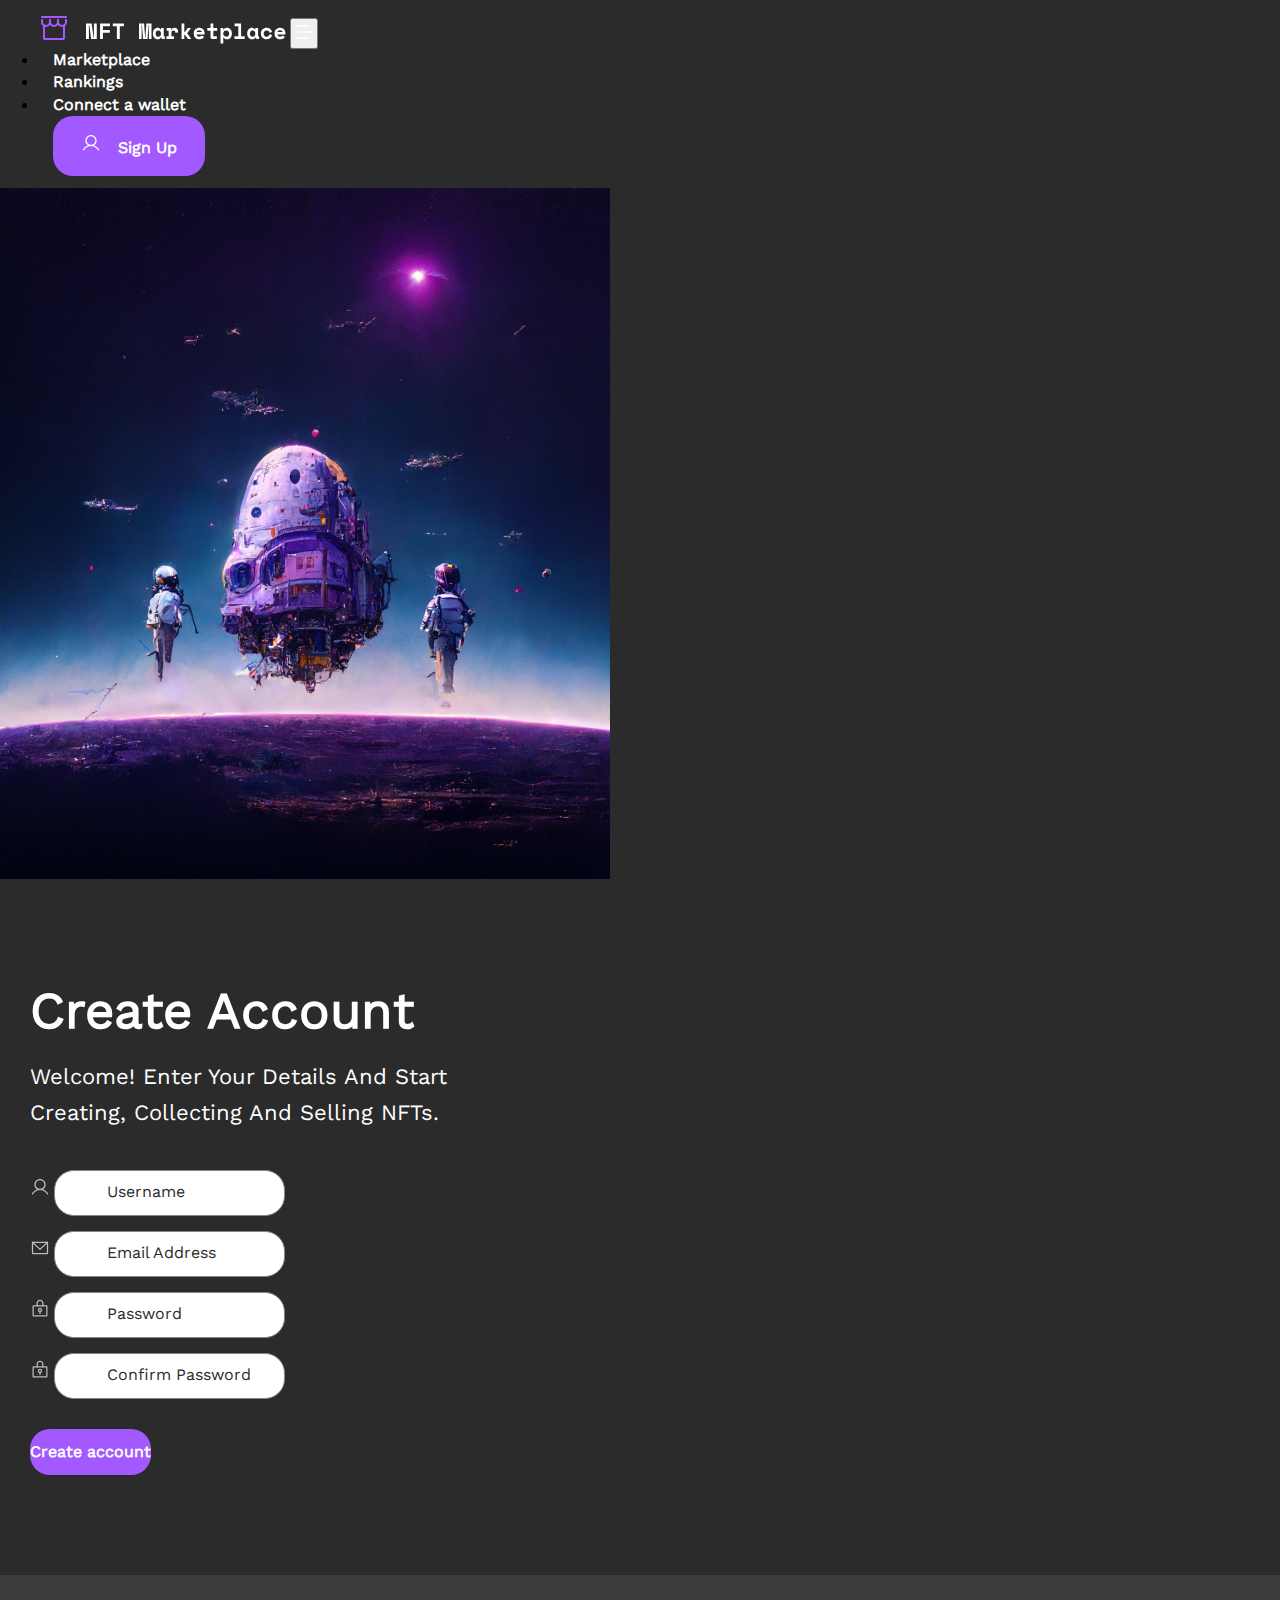
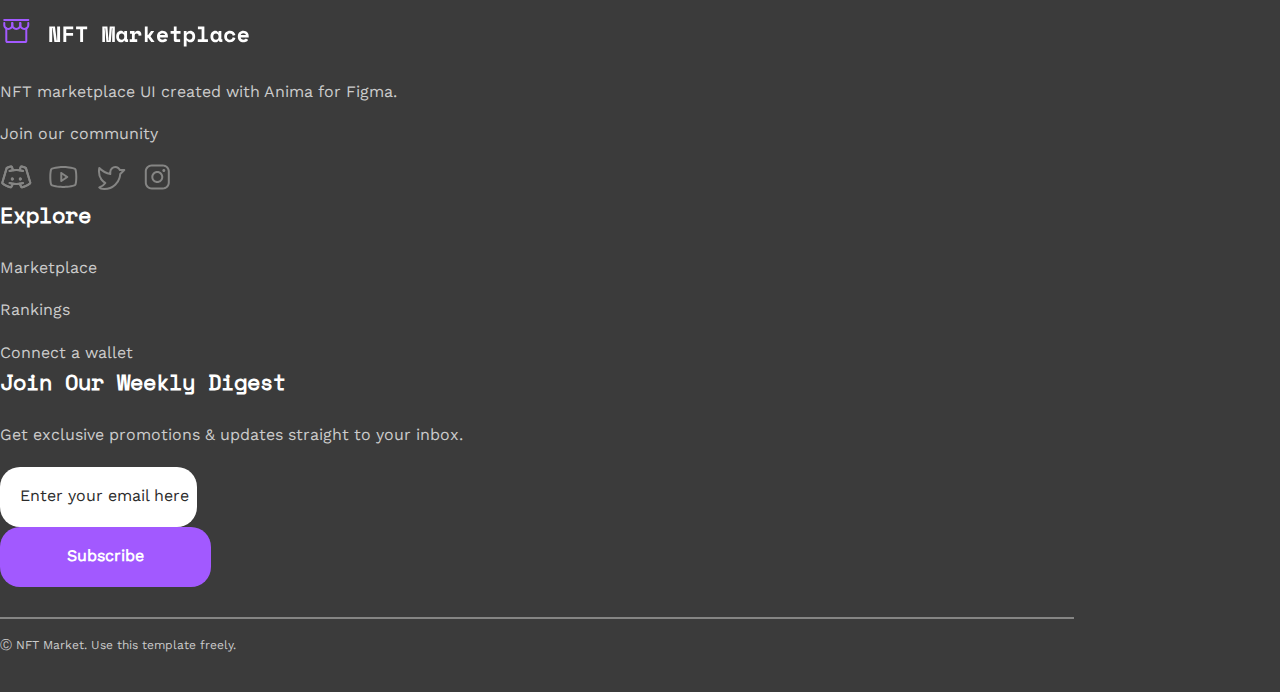
<file: signup.html>
<!DOCTYPE html>
<html lang="en">
<head>
    <meta charset="UTF-8">
    <meta name="viewport" content="width=device-width, initial-scale=1.0">
    <link rel="stylesheet" href="style.css">
    <link href="https://cdn.jsdelivr.net/npm/bootstrap@5.3.0/dist/css/bootstrap.min.css" rel="stylesheet" integrity="sha384-9ndCyUaIbzAi2FUVXJi0CjmCapSmO7SnpJef0486qhLnuZ2cdeRhO02iuK6FUUVM" crossorigin="anonymous">
    <script src="https://cdn.jsdelivr.net/npm/bootstrap@5.3.0/dist/js/bootstrap.bundle.min.js" integrity="sha384-geWF76RCwLtnZ8qwWowPQNguL3RmwHVBC9FhGdlKrxdiJJigb/j/68SIy3Te4Bkz" crossorigin="anonymous"></script>
    <title>Create Account</title>
</head>
<body>
     <!-- HEADER -->
     <header>
        <nav class="navbar navbar-expand-lg">
            <div class="container-fluid mobile_container">
              <a class="navbar-brand d-flex align-items-center" href="index.html">
                <svg class="svg_1" xmlns="http://www.w3.org/2000/svg" width="32" height="32" viewBox="0 0 32 32" fill="none">
                    <path fill-rule="evenodd" clip-rule="evenodd" d="M6 12.4502C6.55228 12.4502 7 12.8979 7 13.4502V26.0002H25V13.4502C25 12.8979 25.4477 12.4502 26 12.4502C26.5523 12.4502 27 12.8979 27 13.4502V26.0002C27 26.5306 26.7893 27.0393 26.4142 27.4144C26.0391 27.7895 25.5304 28.0002 25 28.0002H7C6.46957 28.0002 5.96086 27.7895 5.58579 27.4144C5.21071 27.0393 5 26.5306 5 26.0002V13.4502C5 12.8979 5.44772 12.4502 6 12.4502Z" fill="#A259FF"/>
                    <path fill-rule="evenodd" clip-rule="evenodd" d="M3 5C3 4.44772 3.44772 4 4 4H28C28.5523 4 29 4.44772 29 5C29 5.55228 28.5523 6 28 6H4C3.44772 6 3 5.55228 3 5Z" fill="#A259FF"/>
                    <path fill-rule="evenodd" clip-rule="evenodd" d="M4 7C4.55228 7 5 7.44772 5 8V10C5 10.7956 5.31607 11.5587 5.87868 12.1213C6.44129 12.6839 7.20435 13 8 13C8.79565 13 9.55871 12.6839 10.1213 12.1213C10.6839 11.5587 11 10.7956 11 10V8C11 7.44772 11.4477 7 12 7C12.5523 7 13 7.44772 13 8V10C13 11.3261 12.4732 12.5979 11.5355 13.5355C10.5979 14.4732 9.32608 15 8 15C6.67392 15 5.40215 14.4732 4.46447 13.5355C3.52678 12.5979 3 11.3261 3 10V8C3 7.44772 3.44772 7 4 7Z" fill="#A259FF"/>
                    <path fill-rule="evenodd" clip-rule="evenodd" d="M12 7C12.5523 7 13 7.44772 13 8V10C13 10.7956 13.3161 11.5587 13.8787 12.1213C14.4413 12.6839 15.2044 13 16 13C16.7956 13 17.5587 12.6839 18.1213 12.1213C18.6839 11.5587 19 10.7956 19 10V8C19 7.44772 19.4477 7 20 7C20.5523 7 21 7.44772 21 8V10C21 11.3261 20.4732 12.5979 19.5355 13.5355C18.5979 14.4732 17.3261 15 16 15C14.6739 15 13.4021 14.4732 12.4645 13.5355C11.5268 12.5979 11 11.3261 11 10V8C11 7.44772 11.4477 7 12 7Z" fill="#A259FF"/>
                    <path fill-rule="evenodd" clip-rule="evenodd" d="M20 7C20.5523 7 21 7.44772 21 8V10C21 10.7956 21.3161 11.5587 21.8787 12.1213C22.4413 12.6839 23.2044 13 24 13C24.7956 13 25.5587 12.6839 26.1213 12.1213C26.6839 11.5587 27 10.7956 27 10V8C27 7.44772 27.4477 7 28 7C28.5523 7 29 7.44772 29 8V10C29 11.3261 28.4732 12.5979 27.5355 13.5355C26.5979 14.4732 25.3261 15 24 15C22.6739 15 21.4021 14.4732 20.4645 13.5355C19.5268 12.5979 19 11.3261 19 10V8C19 7.44772 19.4477 7 20 7Z" fill="#A259FF"/>
                  </svg>

                  <svg class="header_svg_2" xmlns="http://www.w3.org/2000/svg" width="200" height="21" viewBox="0 0 200 21" fill="none">
                    <path d="M7.48 14.5476H7.876V0.599609H10.78V15.9996H5.104L3.3 2.05161H2.904V15.9996H0V0.599609H5.676L7.48 14.5476Z" fill="white"/>
                    <path d="M14.0647 0.599609H23.9207V3.37161H16.9687V6.89161H23.7887V9.66361H16.9687V15.9996H14.0647V0.599609Z" fill="white"/>
                    <path d="M26.7874 0.599609H37.8754V3.37161H33.7834V15.9996H30.8794V3.37161H26.7874V0.599609Z" fill="white"/>
                    <path d="M53.0248 0.599609H58.1288L59.0088 12.1716V14.4156H59.5368V12.1716L60.4168 0.599609H65.5208V15.9996H62.8808V5.70361L63.1448 2.18361H62.6168L61.4728 15.9996H57.1168L55.9288 2.18361H55.4008L55.6648 5.70361V15.9996H53.0248V0.599609Z" fill="white"/>
                    <path d="M74.7895 14.4156C74.4962 15.1049 74.0855 15.5963 73.5575 15.8896C73.0295 16.1683 72.4135 16.3076 71.7095 16.3076C71.0495 16.3076 70.4262 16.1829 69.8395 15.9336C69.2675 15.6843 68.7615 15.3176 68.3215 14.8336C67.8815 14.3496 67.5295 13.7629 67.2655 13.0736C67.0162 12.3843 66.8915 11.5996 66.8915 10.7196V10.3676C66.8915 9.50228 67.0162 8.72494 67.2655 8.03561C67.5148 7.34628 67.8522 6.75961 68.2775 6.27561C68.7028 5.79161 69.1942 5.42494 69.7515 5.17561C70.3235 4.91161 70.9322 4.77961 71.5775 4.77961C72.3549 4.77961 72.9782 4.91161 73.4475 5.17561C73.9315 5.43961 74.3129 5.85028 74.5915 6.40761H74.9875V5.08761H77.7595V12.6996C77.7595 13.1396 77.9575 13.3596 78.3535 13.3596H78.7715V15.9996H76.8795C76.3809 15.9996 75.9702 15.8529 75.6475 15.5596C75.3395 15.2663 75.1855 14.8849 75.1855 14.4156H74.7895ZM72.3255 13.6676C73.1322 13.6676 73.7775 13.4036 74.2615 12.8756C74.7455 12.3329 74.9875 11.5996 74.9875 10.6756V10.4116C74.9875 9.48761 74.7455 8.76161 74.2615 8.23361C73.7775 7.69094 73.1322 7.41961 72.3255 7.41961C71.5189 7.41961 70.8735 7.69094 70.3895 8.23361C69.9055 8.76161 69.6635 9.48761 69.6635 10.4116V10.6756C69.6635 11.5996 69.9055 12.3329 70.3895 12.8756C70.8735 13.4036 71.5189 13.6676 72.3255 13.6676Z" fill="white"/>
                    <path d="M80.6702 5.08761H85.2902V6.67161H85.6862C85.8915 6.07028 86.2362 5.60828 86.7202 5.28561C87.2189 4.94828 87.8129 4.77961 88.5022 4.77961C89.5876 4.77961 90.4602 5.12428 91.1202 5.81361C91.7802 6.48828 92.1102 7.52228 92.1102 8.91561V9.39961L89.2502 9.66361V9.35561C89.2502 8.75428 89.0962 8.27761 88.7882 7.92561C88.4802 7.55894 88.0182 7.37561 87.4022 7.37561C86.7862 7.37561 86.3022 7.58828 85.9502 8.01361C85.5982 8.43894 85.4222 9.04761 85.4222 9.83961V13.3596H87.9302V15.9996H80.4062V13.3596H82.6502V7.72761H80.6702V5.08761Z" fill="white"/>
                    <path d="M98.3209 9.09161H98.8489L101.753 5.08761H104.789V5.21961L101.269 10.2136V10.6096L105.141 15.8676V15.9996H101.973L98.8489 11.7316H98.3209V15.9996H95.5489V0.599609H98.3209V9.09161Z" fill="white"/>
                    <path d="M110.582 11.4456C110.596 11.7683 110.67 12.0689 110.802 12.3476C110.948 12.6116 111.139 12.8463 111.374 13.0516C111.623 13.2423 111.902 13.3963 112.21 13.5136C112.532 13.6163 112.87 13.6676 113.222 13.6676C113.911 13.6676 114.439 13.5503 114.806 13.3156C115.172 13.0663 115.436 12.7729 115.598 12.4356L117.974 13.7556C117.842 14.0343 117.658 14.3276 117.424 14.6356C117.189 14.9289 116.881 15.2003 116.5 15.4496C116.133 15.6989 115.678 15.9043 115.136 16.0656C114.608 16.2269 113.984 16.3076 113.266 16.3076C112.444 16.3076 111.696 16.1756 111.022 15.9116C110.347 15.6476 109.76 15.2663 109.262 14.7676C108.778 14.2689 108.396 13.6603 108.118 12.9416C107.854 12.2229 107.722 11.4089 107.722 10.4996V10.3676C107.722 9.53161 107.861 8.76894 108.14 8.07961C108.433 7.39028 108.829 6.80361 109.328 6.31961C109.826 5.83561 110.406 5.46161 111.066 5.19761C111.74 4.91894 112.459 4.77961 113.222 4.77961C114.16 4.77961 114.967 4.94828 115.642 5.28561C116.316 5.60828 116.874 6.02628 117.314 6.53961C117.754 7.03828 118.076 7.59561 118.282 8.21161C118.487 8.81294 118.59 9.39961 118.59 9.97161V11.4456H110.582ZM113.2 7.28761C112.496 7.28761 111.924 7.47094 111.484 7.83761C111.044 8.18961 110.758 8.60028 110.626 9.06961H115.774C115.686 8.55628 115.407 8.13094 114.938 7.79361C114.483 7.45628 113.904 7.28761 113.2 7.28761Z" fill="white"/>
                    <path d="M121.302 5.08761H124.536V0.599609H127.308V5.08761H131.246V7.72761H127.308V12.6996C127.308 13.1396 127.506 13.3596 127.902 13.3596H130.85V15.9996H126.23C125.732 15.9996 125.321 15.8383 124.998 15.5156C124.69 15.1929 124.536 14.7823 124.536 14.2836V7.72761H121.302V5.08761Z" fill="white"/>
                    <path d="M137.281 20.3996H134.509V5.08761H137.281V6.67161H137.677C137.97 6.07028 138.396 5.60828 138.953 5.28561C139.51 4.94828 140.222 4.77961 141.087 4.77961C141.732 4.77961 142.341 4.90428 142.913 5.15361C143.5 5.40294 144.006 5.76961 144.431 6.25361C144.871 6.72294 145.216 7.30228 145.465 7.99161C145.729 8.68094 145.861 9.46561 145.861 10.3456V10.7416C145.861 11.6363 145.736 12.4283 145.487 13.1176C145.238 13.8069 144.9 14.3936 144.475 14.8776C144.05 15.3469 143.544 15.7063 142.957 15.9556C142.385 16.1903 141.762 16.3076 141.087 16.3076C140.588 16.3076 140.156 16.2563 139.789 16.1536C139.422 16.0509 139.1 15.9116 138.821 15.7356C138.557 15.5596 138.33 15.3616 138.139 15.1416C137.963 14.9069 137.809 14.6649 137.677 14.4156H137.281V20.3996ZM140.185 13.6676C141.05 13.6676 141.747 13.4036 142.275 12.8756C142.818 12.3329 143.089 11.5996 143.089 10.6756V10.4116C143.089 9.48761 142.818 8.76161 142.275 8.23361C141.747 7.69094 141.05 7.41961 140.185 7.41961C139.32 7.41961 138.616 7.69828 138.073 8.25561C137.545 8.79828 137.281 9.51694 137.281 10.4116V10.6756C137.281 11.5703 137.545 12.2963 138.073 12.8536C138.616 13.3963 139.32 13.6676 140.185 13.6676Z" fill="white"/>
                    <path d="M148.486 13.3596H152.314V3.23961H148.618V0.599609H155.086V13.3596H158.65V15.9996H148.486V13.3596Z" fill="white"/>
                    <path d="M169.084 14.4156C168.791 15.1049 168.38 15.5963 167.852 15.8896C167.324 16.1683 166.708 16.3076 166.004 16.3076C165.344 16.3076 164.721 16.1829 164.134 15.9336C163.562 15.6843 163.056 15.3176 162.616 14.8336C162.176 14.3496 161.824 13.7629 161.56 13.0736C161.311 12.3843 161.186 11.5996 161.186 10.7196V10.3676C161.186 9.50228 161.311 8.72494 161.56 8.03561C161.81 7.34628 162.147 6.75961 162.572 6.27561C162.998 5.79161 163.489 5.42494 164.046 5.17561C164.618 4.91161 165.227 4.77961 165.872 4.77961C166.65 4.77961 167.273 4.91161 167.742 5.17561C168.226 5.43961 168.608 5.85028 168.886 6.40761H169.282V5.08761H172.054V12.6996C172.054 13.1396 172.252 13.3596 172.648 13.3596H173.066V15.9996H171.174C170.676 15.9996 170.265 15.8529 169.942 15.5596C169.634 15.2663 169.48 14.8849 169.48 14.4156H169.084ZM166.62 13.6676C167.427 13.6676 168.072 13.4036 168.556 12.8756C169.04 12.3329 169.282 11.5996 169.282 10.6756V10.4116C169.282 9.48761 169.04 8.76161 168.556 8.23361C168.072 7.69094 167.427 7.41961 166.62 7.41961C165.814 7.41961 165.168 7.69094 164.684 8.23361C164.2 8.76161 163.958 9.48761 163.958 10.4116V10.6756C163.958 11.5996 164.2 12.3329 164.684 12.8756C165.168 13.4036 165.814 13.6676 166.62 13.6676Z" fill="white"/>
                    <path d="M186.141 11.9956C185.892 13.2863 185.298 14.3276 184.359 15.1196C183.435 15.9116 182.196 16.3076 180.641 16.3076C179.834 16.3076 179.079 16.1829 178.375 15.9336C177.686 15.6843 177.084 15.3249 176.571 14.8556C176.058 14.3863 175.654 13.8069 175.361 13.1176C175.068 12.4283 174.921 11.6436 174.921 10.7636V10.4996C174.921 9.61961 175.068 8.82761 175.361 8.12361C175.654 7.41961 176.058 6.81828 176.571 6.31961C177.099 5.82094 177.708 5.43961 178.397 5.17561C179.101 4.91161 179.849 4.77961 180.641 4.77961C182.166 4.77961 183.398 5.17561 184.337 5.96761C185.29 6.75961 185.892 7.80094 186.141 9.09161L183.413 9.79561C183.325 9.15028 183.046 8.59295 182.577 8.12361C182.108 7.65428 181.448 7.41961 180.597 7.41961C180.201 7.41961 179.827 7.49294 179.475 7.63961C179.123 7.78628 178.815 7.99894 178.551 8.27761C178.287 8.54161 178.074 8.87161 177.913 9.26761C177.766 9.64894 177.693 10.0816 177.693 10.5656V10.6976C177.693 11.1816 177.766 11.6143 177.913 11.9956C178.074 12.3623 178.287 12.6703 178.551 12.9196C178.815 13.1689 179.123 13.3596 179.475 13.4916C179.827 13.6089 180.201 13.6676 180.597 13.6676C181.448 13.6676 182.093 13.4549 182.533 13.0296C182.988 12.6043 183.281 12.0323 183.413 11.3136L186.141 11.9956Z" fill="white"/>
                    <path d="M191.406 11.4456C191.421 11.7683 191.494 12.0689 191.626 12.3476C191.773 12.6116 191.963 12.8463 192.198 13.0516C192.447 13.2423 192.726 13.3963 193.034 13.5136C193.357 13.6163 193.694 13.6676 194.046 13.6676C194.735 13.6676 195.263 13.5503 195.63 13.3156C195.997 13.0663 196.261 12.7729 196.422 12.4356L198.798 13.7556C198.666 14.0343 198.483 14.3276 198.248 14.6356C198.013 14.9289 197.705 15.2003 197.324 15.4496C196.957 15.6989 196.503 15.9043 195.96 16.0656C195.432 16.2269 194.809 16.3076 194.09 16.3076C193.269 16.3076 192.521 16.1756 191.846 15.9116C191.171 15.6476 190.585 15.2663 190.086 14.7676C189.602 14.2689 189.221 13.6603 188.942 12.9416C188.678 12.2229 188.546 11.4089 188.546 10.4996V10.3676C188.546 9.53161 188.685 8.76894 188.964 8.07961C189.257 7.39028 189.653 6.80361 190.152 6.31961C190.651 5.83561 191.23 5.46161 191.89 5.19761C192.565 4.91894 193.283 4.77961 194.046 4.77961C194.985 4.77961 195.791 4.94828 196.466 5.28561C197.141 5.60828 197.698 6.02628 198.138 6.53961C198.578 7.03828 198.901 7.59561 199.106 8.21161C199.311 8.81294 199.414 9.39961 199.414 9.97161V11.4456H191.406ZM194.024 7.28761C193.32 7.28761 192.748 7.47094 192.308 7.83761C191.868 8.18961 191.582 8.60028 191.45 9.06961H196.598C196.51 8.55628 196.231 8.13094 195.762 7.79361C195.307 7.45628 194.728 7.28761 194.024 7.28761Z" fill="white"/>
                  </svg>
              </a>
              <button class="navbar-toggler" type="button" data-bs-toggle="collapse" data-bs-target="#navbarNav">
                <svg xmlns="http://www.w3.org/2000/svg" width="24" height="24" viewBox="0 0 24 24" fill="none">
                  <path fill-rule="evenodd" clip-rule="evenodd" d="M3 12C3 11.5858 3.33579 11.25 3.75 11.25H20.25C20.6642 11.25 21 11.5858 21 12C21 12.4142 20.6642 12.75 20.25 12.75H3.75C3.33579 12.75 3 12.4142 3 12Z" fill="white"/>
                  <path fill-rule="evenodd" clip-rule="evenodd" d="M3 6C3 5.58579 3.33579 5.25 3.75 5.25H15C15.4142 5.25 15.75 5.58579 15.75 6C15.75 6.41421 15.4142 6.75 15 6.75H3.75C3.33579 6.75 3 6.41421 3 6Z" fill="white"/>
                  <path fill-rule="evenodd" clip-rule="evenodd" d="M3 18C3 17.5858 3.33579 17.25 3.75 17.25H15C15.4142 17.25 15.75 17.5858 15.75 18C15.75 18.4142 15.4142 18.75 15 18.75H3.75C3.33579 18.75 3 18.4142 3 18Z" fill="white"/>
                </svg>
              </button>
              <div class="collapse navbar-collapse" id="navbarNav">
                <ul class="navbar-nav ms-auto">
                  <li class="nav-item">
                    <a class="nav-link nav_link" href="marketplace.html">Marketplace</a>
                  </li>
                  <li class="nav-item">
                    <a class="nav-link nav_link" href="rankings.html">Rankings</a>
                  </li>
                  <li class="nav-item">
                    <a class="nav-link nav_link" href="connectwallet.html">Connect a wallet</a>
                  </li>
                </ul>
                <a href="signup.html">
                <button type="button" class="navbar_button">
                  <svg class="svg_2" xmlns="http://www.w3.org/2000/svg" width="20" height="20" viewBox="0 0 20 20" fill="none">
                    <path fill-rule="evenodd" clip-rule="evenodd" d="M10 3.125C7.58375 3.125 5.625 5.08375 5.625 7.5C5.625 9.91625 7.58375 11.875 10 11.875C12.4162 11.875 14.375 9.91625 14.375 7.5C14.375 5.08375 12.4162 3.125 10 3.125ZM4.375 7.5C4.375 4.3934 6.8934 1.875 10 1.875C13.1066 1.875 15.625 4.3934 15.625 7.5C15.625 10.6066 13.1066 13.125 10 13.125C6.8934 13.125 4.375 10.6066 4.375 7.5Z" fill="white"/>
                    <path fill-rule="evenodd" clip-rule="evenodd" d="M10 13.1245C8.57364 13.1245 7.17241 13.5 5.93717 14.2132C4.70194 14.9265 3.67623 15.9523 2.96317 17.1877C2.79061 17.4866 2.40837 17.5891 2.10942 17.4165C1.81047 17.2439 1.70802 16.8617 1.88058 16.5628C2.70335 15.1374 3.88686 13.9537 5.31212 13.1307C6.73739 12.3078 8.3542 11.8745 10 11.8745C11.6458 11.8745 13.2626 12.3078 14.6879 13.1307C16.1131 13.9537 17.2966 15.1374 18.1194 16.5628C18.292 16.8617 18.1895 17.2439 17.8906 17.4165C17.5916 17.5891 17.2094 17.4866 17.0368 17.1877C16.3238 15.9523 15.2981 14.9265 14.0628 14.2132C12.8276 13.5 11.4264 13.1245 10 13.1245Z" fill="white"/>
                  </svg>

                  Sign Up
                </button></a>
              </div>
            </div>
          </nav>
    </header>    
    <!-- CREATE ACCOUNT -->
    <div class="container-fluid">
        <div class="row justify-content-between">
            <div class="col-md-6 col-12 ps-0 pe_cst">
                <img src="assets/img/create_account_Image_Placeholder.png" alt="image" class="cosmos_image mobile_dn w-100">

                <img src="assets/img/create_account_image_mobile.png" alt="image" class="mobile_db w-100">
            </div>
            <div class="col-md-6 col-12 ps-0">
                <div class="create_account_div">
                    <div class="row">
                        <div class="col-12">
                            <h2 class="ca_h2">Create account</h2>
                        </div>
                    </div>
                    <div class="row row_m20">
                        <div class="col-12">
                            <p class="ca_text">
                                Welcome! enter your details and start 
                                <br>
                                creating, collecting and selling NFTs.
                            </p>
                        </div>
                    </div>
                    <form class="create_account_form">
                        <div class="position-relative"> 
                            <svg class="ca_svg_1 position-absolute" xmlns="http://www.w3.org/2000/svg" width="20" height="20" viewBox="0 0 20 20" fill="none">
                                <path fill-rule="evenodd" clip-rule="evenodd" d="M10 3.125C7.58375 3.125 5.625 5.08375 5.625 7.5C5.625 9.91625 7.58375 11.875 10 11.875C12.4162 11.875 14.375 9.91625 14.375 7.5C14.375 5.08375 12.4162 3.125 10 3.125ZM4.375 7.5C4.375 4.3934 6.8934 1.875 10 1.875C13.1066 1.875 15.625 4.3934 15.625 7.5C15.625 10.6066 13.1066 13.125 10 13.125C6.8934 13.125 4.375 10.6066 4.375 7.5Z" fill="#BDBDBD"/>
                                <path fill-rule="evenodd" clip-rule="evenodd" d="M9.99998 13.1245C8.57362 13.1245 7.17239 13.5 5.93716 14.2132C4.70193 14.9265 3.67622 15.9523 2.96315 17.1877C2.79059 17.4866 2.40836 17.5891 2.10941 17.4165C1.81046 17.2439 1.708 16.8617 1.88056 16.5628C2.70333 15.1374 3.88684 13.9537 5.31211 13.1307C6.73738 12.3078 8.35418 11.8745 9.99998 11.8745C11.6458 11.8745 13.2626 12.3078 14.6879 13.1307C16.1131 13.9537 17.2966 15.1374 18.1194 16.5628C18.292 16.8617 18.1895 17.2439 17.8906 17.4165C17.5916 17.5891 17.2094 17.4866 17.0368 17.1877C16.3237 15.9523 15.298 14.9265 14.0628 14.2132C12.8276 13.5 11.4263 13.1245 9.99998 13.1245Z" fill="#BDBDBD"/>
                            </svg>

                            <input type="text" placeholder="Username" class="form_input w-100">
                        </div>
                        <div class="position-relative row_m15"> 
                            <svg class="ca_svg_1 position-absolute" xmlns="http://www.w3.org/2000/svg" width="20" height="20" viewBox="0 0 20 20" fill="none">
                                <path fill-rule="evenodd" clip-rule="evenodd" d="M1.875 4.375C1.875 4.02982 2.15482 3.75 2.5 3.75H17.5C17.8452 3.75 18.125 4.02982 18.125 4.375V15C18.125 15.3315 17.9933 15.6495 17.7589 15.8839C17.5245 16.1183 17.2065 16.25 16.875 16.25H3.125C2.79348 16.25 2.47554 16.1183 2.24112 15.8839C2.0067 15.6495 1.875 15.3315 1.875 15V4.375ZM3.125 5V15H16.875V5H3.125Z" fill="#BDBDBD"/>
                                <path fill-rule="evenodd" clip-rule="evenodd" d="M2.03928 3.95268C2.27253 3.69823 2.66788 3.68104 2.92233 3.91428L10 10.4021L17.0777 3.91428C17.3321 3.68104 17.7275 3.69823 17.9607 3.95268C18.194 4.20713 18.1768 4.60248 17.9223 4.83573L10.4223 11.7107C10.1834 11.9298 9.81663 11.9298 9.57768 11.7107L2.07768 4.83573C1.82323 4.60248 1.80604 4.20713 2.03928 3.95268Z" fill="#BDBDBD"/>
                            </svg>

                            <input type="email" placeholder="Email Address" class="form_input w-100">
                        </div>
                        <div class="position-relative row_m15"> 
                            <svg class="ca_svg_1 position-absolute" class="ca_svg_1 position-absolute"xmlns="http://www.w3.org/2000/svg" width="20" height="20" viewBox="0 0 20 20" fill="none">
                                <path fill-rule="evenodd" clip-rule="evenodd" d="M10 10C9.48223 10 9.0625 10.4197 9.0625 10.9375C9.0625 11.4553 9.48223 11.875 10 11.875C10.5178 11.875 10.9375 11.4553 10.9375 10.9375C10.9375 10.4197 10.5178 10 10 10ZM7.8125 10.9375C7.8125 9.72938 8.79188 8.75 10 8.75C11.2081 8.75 12.1875 9.72938 12.1875 10.9375C12.1875 12.1456 11.2081 13.125 10 13.125C8.79188 13.125 7.8125 12.1456 7.8125 10.9375Z" fill="#BDBDBD"/>
                                <path fill-rule="evenodd" clip-rule="evenodd" d="M10 11.875C10.3452 11.875 10.625 12.1548 10.625 12.5V14.375C10.625 14.7202 10.3452 15 10 15C9.65482 15 9.375 14.7202 9.375 14.375V12.5C9.375 12.1548 9.65482 11.875 10 11.875Z" fill="#BDBDBD"/>
                                <path fill-rule="evenodd" clip-rule="evenodd" d="M2.5 7.5C2.5 6.80964 3.05964 6.25 3.75 6.25H16.25C16.9404 6.25 17.5 6.80964 17.5 7.5V16.25C17.5 16.9404 16.9404 17.5 16.25 17.5H3.75C3.05964 17.5 2.5 16.9404 2.5 16.25V7.5ZM16.25 7.5H3.75V16.25H16.25V7.5Z" fill="#BDBDBD"/>
                                <path fill-rule="evenodd" clip-rule="evenodd" d="M10 1.875C9.41984 1.875 8.86344 2.10547 8.4532 2.5157C8.04297 2.92594 7.8125 3.48234 7.8125 4.0625V6.875C7.8125 7.22018 7.53268 7.5 7.1875 7.5C6.84232 7.5 6.5625 7.22018 6.5625 6.875V4.0625C6.5625 3.15082 6.92466 2.27648 7.56932 1.63182C8.21398 0.987164 9.08832 0.625 10 0.625C10.9117 0.625 11.786 0.987164 12.4307 1.63182C13.0753 2.27648 13.4375 3.15082 13.4375 4.0625V6.875C13.4375 7.22018 13.1577 7.5 12.8125 7.5C12.4673 7.5 12.1875 7.22018 12.1875 6.875V4.0625C12.1875 3.48234 11.957 2.92594 11.5468 2.5157C11.1366 2.10547 10.5802 1.875 10 1.875Z" fill="#BDBDBD"/>
                            </svg>

                            <input type="password" placeholder="Password" class="form_input w-100">
                        </div>
                        <div class="position-relative row_m15"> 
                            <svg class="ca_svg_1 position-absolute" xmlns="http://www.w3.org/2000/svg" width="20" height="20" viewBox="0 0 20 20" fill="none">
                                <path fill-rule="evenodd" clip-rule="evenodd" d="M10 10C9.48223 10 9.0625 10.4197 9.0625 10.9375C9.0625 11.4553 9.48223 11.875 10 11.875C10.5178 11.875 10.9375 11.4553 10.9375 10.9375C10.9375 10.4197 10.5178 10 10 10ZM7.8125 10.9375C7.8125 9.72938 8.79188 8.75 10 8.75C11.2081 8.75 12.1875 9.72938 12.1875 10.9375C12.1875 12.1456 11.2081 13.125 10 13.125C8.79188 13.125 7.8125 12.1456 7.8125 10.9375Z" fill="#BDBDBD"/>
                                <path fill-rule="evenodd" clip-rule="evenodd" d="M10 11.875C10.3452 11.875 10.625 12.1548 10.625 12.5V14.375C10.625 14.7202 10.3452 15 10 15C9.65482 15 9.375 14.7202 9.375 14.375V12.5C9.375 12.1548 9.65482 11.875 10 11.875Z" fill="#BDBDBD"/>
                                <path fill-rule="evenodd" clip-rule="evenodd" d="M2.5 7.5C2.5 6.80964 3.05964 6.25 3.75 6.25H16.25C16.9404 6.25 17.5 6.80964 17.5 7.5V16.25C17.5 16.9404 16.9404 17.5 16.25 17.5H3.75C3.05964 17.5 2.5 16.9404 2.5 16.25V7.5ZM16.25 7.5H3.75V16.25H16.25V7.5Z" fill="#BDBDBD"/>
                                <path fill-rule="evenodd" clip-rule="evenodd" d="M10 1.875C9.41984 1.875 8.86344 2.10547 8.4532 2.5157C8.04297 2.92594 7.8125 3.48234 7.8125 4.0625V6.875C7.8125 7.22018 7.53268 7.5 7.1875 7.5C6.84232 7.5 6.5625 7.22018 6.5625 6.875V4.0625C6.5625 3.15082 6.92466 2.27648 7.56932 1.63182C8.21398 0.987164 9.08832 0.625 10 0.625C10.9117 0.625 11.786 0.987164 12.4307 1.63182C13.0753 2.27648 13.4375 3.15082 13.4375 4.0625V6.875C13.4375 7.22018 13.1577 7.5 12.8125 7.5C12.4673 7.5 12.1875 7.22018 12.1875 6.875V4.0625C12.1875 3.48234 11.957 2.92594 11.5468 2.5157C11.1366 2.10547 10.5802 1.875 10 1.875Z" fill="#BDBDBD"/>
                            </svg>

                            <input type="password" placeholder="Confirm Password" class="form_input w-100">
                        </div>

                        <input type="submit" value="Create account" class="create_account_submit w-100">
                    </form>                                
                </div>
            </div>
        </div>
    </div>
    <!-- FOOTER -->
    <footer>
        <div class="container">
          <div class="row justify-content-between">
            <div class="col-md-4 col-12 custom_mr_2">
              <div class="d-flex">
                <svg class="svg_4" xmlns="http://www.w3.org/2000/svg" width="33" height="32" viewBox="0 0 33 32" fill="none">
                  <path fill-rule="evenodd" clip-rule="evenodd" d="M6.29309 12.4502C6.84538 12.4502 7.29309 12.8979 7.29309 13.4502V26.0002H25.2931V13.4502C25.2931 12.8979 25.7408 12.4502 26.2931 12.4502C26.8454 12.4502 27.2931 12.8979 27.2931 13.4502V26.0002C27.2931 26.5306 27.0824 27.0393 26.7073 27.4144C26.3322 27.7895 25.8235 28.0002 25.2931 28.0002H7.29309C6.76266 28.0002 6.25395 27.7895 5.87888 27.4144C5.5038 27.0393 5.29309 26.5306 5.29309 26.0002V13.4502C5.29309 12.8979 5.74081 12.4502 6.29309 12.4502Z" fill="#A259FF"/>
                  <path fill-rule="evenodd" clip-rule="evenodd" d="M3.29309 5C3.29309 4.44772 3.74081 4 4.29309 4H28.2931C28.8454 4 29.2931 4.44772 29.2931 5C29.2931 5.55228 28.8454 6 28.2931 6H4.29309C3.74081 6 3.29309 5.55228 3.29309 5Z" fill="#A259FF"/>
                  <path fill-rule="evenodd" clip-rule="evenodd" d="M4.29309 7C4.84538 7 5.29309 7.44772 5.29309 8V10C5.29309 10.7956 5.60916 11.5587 6.17177 12.1213C6.73438 12.6839 7.49744 13 8.29309 13C9.08874 13 9.8518 12.6839 10.4144 12.1213C10.977 11.5587 11.2931 10.7956 11.2931 10V8C11.2931 7.44772 11.7408 7 12.2931 7C12.8454 7 13.2931 7.44772 13.2931 8V10C13.2931 11.3261 12.7663 12.5979 11.8286 13.5355C10.8909 14.4732 9.61917 15 8.29309 15C6.96701 15 5.69524 14.4732 4.75756 13.5355C3.81987 12.5979 3.29309 11.3261 3.29309 10V8C3.29309 7.44772 3.74081 7 4.29309 7Z" fill="#A259FF"/>
                  <path fill-rule="evenodd" clip-rule="evenodd" d="M12.2931 7C12.8454 7 13.2931 7.44772 13.2931 8V10C13.2931 10.7956 13.6092 11.5587 14.1718 12.1213C14.7344 12.6839 15.4974 13 16.2931 13C17.0887 13 17.8518 12.6839 18.4144 12.1213C18.977 11.5587 19.2931 10.7956 19.2931 10V8C19.2931 7.44772 19.7408 7 20.2931 7C20.8454 7 21.2931 7.44772 21.2931 8V10C21.2931 11.3261 20.7663 12.5979 19.8286 13.5355C18.8909 14.4732 17.6192 15 16.2931 15C14.967 15 13.6952 14.4732 12.7576 13.5355C11.8199 12.5979 11.2931 11.3261 11.2931 10V8C11.2931 7.44772 11.7408 7 12.2931 7Z" fill="#A259FF"/>
                  <path fill-rule="evenodd" clip-rule="evenodd" d="M20.2931 7C20.8454 7 21.2931 7.44772 21.2931 8V10C21.2931 10.7956 21.6092 11.5587 22.1718 12.1213C22.7344 12.6839 23.4974 13 24.2931 13C25.0887 13 25.8518 12.6839 26.4144 12.1213C26.977 11.5587 27.2931 10.7956 27.2931 10V8C27.2931 7.44772 27.7408 7 28.2931 7C28.8454 7 29.2931 7.44772 29.2931 8V10C29.2931 11.3261 28.7663 12.5979 27.8286 13.5355C26.8909 14.4732 25.6192 15 24.2931 15C22.967 15 21.6952 14.4732 20.7576 13.5355C19.8199 12.5979 19.2931 11.3261 19.2931 10V8C19.2931 7.44772 19.7408 7 20.2931 7Z" fill="#A259FF"/>
                </svg>
  
                <svg class="svg_footer" xmlns="http://www.w3.org/2000/svg" width="200" height="21" viewBox="0 0 200 21" fill="none">
                  <path d="M7.77309 14.5476H8.16909V0.599609H11.0731V15.9996H5.39709L3.59309 2.05161H3.19709V15.9996H0.293091V0.599609H5.96909L7.77309 14.5476Z" fill="white"/>
                  <path d="M14.3578 0.599609H24.2138V3.37161H17.2618V6.89161H24.0818V9.66361H17.2618V15.9996H14.3578V0.599609Z" fill="white"/>
                  <path d="M27.0805 0.599609H38.1685V3.37161H34.0765V15.9996H31.1725V3.37161H27.0805V0.599609Z" fill="white"/>
                  <path d="M53.3179 0.599609H58.4219L59.3019 12.1716V14.4156H59.8299V12.1716L60.7099 0.599609H65.8139V15.9996H63.1739V5.70361L63.4379 2.18361H62.9099L61.7659 15.9996H57.4099L56.2219 2.18361H55.6939L55.9579 5.70361V15.9996H53.3179V0.599609Z" fill="white"/>
                  <path d="M75.0826 14.4156C74.7893 15.1049 74.3786 15.5963 73.8506 15.8896C73.3226 16.1683 72.7066 16.3076 72.0026 16.3076C71.3426 16.3076 70.7193 16.1829 70.1326 15.9336C69.5606 15.6843 69.0546 15.3176 68.6146 14.8336C68.1746 14.3496 67.8226 13.7629 67.5586 13.0736C67.3093 12.3843 67.1846 11.5996 67.1846 10.7196V10.3676C67.1846 9.50228 67.3093 8.72494 67.5586 8.03561C67.8079 7.34628 68.1453 6.75961 68.5706 6.27561C68.9959 5.79161 69.4873 5.42494 70.0446 5.17561C70.6166 4.91161 71.2253 4.77961 71.8706 4.77961C72.6479 4.77961 73.2713 4.91161 73.7406 5.17561C74.2246 5.43961 74.6059 5.85028 74.8846 6.40761H75.2806V5.08761H78.0526V12.6996C78.0526 13.1396 78.2506 13.3596 78.6466 13.3596H79.0646V15.9996H77.1726C76.6739 15.9996 76.2633 15.8529 75.9406 15.5596C75.6326 15.2663 75.4786 14.8849 75.4786 14.4156H75.0826ZM72.6186 13.6676C73.4253 13.6676 74.0706 13.4036 74.5546 12.8756C75.0386 12.3329 75.2806 11.5996 75.2806 10.6756V10.4116C75.2806 9.48761 75.0386 8.76161 74.5546 8.23361C74.0706 7.69094 73.4253 7.41961 72.6186 7.41961C71.8119 7.41961 71.1666 7.69094 70.6826 8.23361C70.1986 8.76161 69.9566 9.48761 69.9566 10.4116V10.6756C69.9566 11.5996 70.1986 12.3329 70.6826 12.8756C71.1666 13.4036 71.8119 13.6676 72.6186 13.6676Z" fill="white"/>
                  <path d="M80.9633 5.08761H85.5833V6.67161H85.9793C86.1846 6.07028 86.5293 5.60828 87.0133 5.28561C87.512 4.94828 88.106 4.77961 88.7953 4.77961C89.8806 4.77961 90.7533 5.12428 91.4133 5.81361C92.0733 6.48828 92.4033 7.52228 92.4033 8.91561V9.39961L89.5433 9.66361V9.35561C89.5433 8.75428 89.3893 8.27761 89.0813 7.92561C88.7733 7.55894 88.3113 7.37561 87.6953 7.37561C87.0793 7.37561 86.5953 7.58828 86.2433 8.01361C85.8913 8.43894 85.7153 9.04761 85.7153 9.83961V13.3596H88.2233V15.9996H80.6993V13.3596H82.9433V7.72761H80.9633V5.08761Z" fill="white"/>
                  <path d="M98.614 9.09161H99.142L102.046 5.08761H105.082V5.21961L101.562 10.2136V10.6096L105.434 15.8676V15.9996H102.266L99.142 11.7316H98.614V15.9996H95.842V0.599609H98.614V9.09161Z" fill="white"/>
                  <path d="M110.875 11.4456C110.889 11.7683 110.963 12.0689 111.095 12.3476C111.241 12.6116 111.432 12.8463 111.667 13.0516C111.916 13.2423 112.195 13.3963 112.503 13.5136C112.825 13.6163 113.163 13.6676 113.515 13.6676C114.204 13.6676 114.732 13.5503 115.099 13.3156C115.465 13.0663 115.729 12.7729 115.891 12.4356L118.267 13.7556C118.135 14.0343 117.951 14.3276 117.717 14.6356C117.482 14.9289 117.174 15.2003 116.793 15.4496C116.426 15.6989 115.971 15.9043 115.429 16.0656C114.901 16.2269 114.277 16.3076 113.559 16.3076C112.737 16.3076 111.989 16.1756 111.315 15.9116C110.64 15.6476 110.053 15.2663 109.555 14.7676C109.071 14.2689 108.689 13.6603 108.411 12.9416C108.147 12.2229 108.015 11.4089 108.015 10.4996V10.3676C108.015 9.53161 108.154 8.76894 108.433 8.07961C108.726 7.39028 109.122 6.80361 109.621 6.31961C110.119 5.83561 110.699 5.46161 111.359 5.19761C112.033 4.91894 112.752 4.77961 113.515 4.77961C114.453 4.77961 115.26 4.94828 115.935 5.28561C116.609 5.60828 117.167 6.02628 117.607 6.53961C118.047 7.03828 118.369 7.59561 118.575 8.21161C118.78 8.81294 118.883 9.39961 118.883 9.97161V11.4456H110.875ZM113.493 7.28761C112.789 7.28761 112.217 7.47094 111.777 7.83761C111.337 8.18961 111.051 8.60028 110.919 9.06961H116.067C115.979 8.55628 115.7 8.13094 115.231 7.79361C114.776 7.45628 114.197 7.28761 113.493 7.28761Z" fill="white"/>
                  <path d="M121.595 5.08761H124.829V0.599609H127.601V5.08761H131.539V7.72761H127.601V12.6996C127.601 13.1396 127.799 13.3596 128.195 13.3596H131.143V15.9996H126.523C126.025 15.9996 125.614 15.8383 125.291 15.5156C124.983 15.1929 124.829 14.7823 124.829 14.2836V7.72761H121.595V5.08761Z" fill="white"/>
                  <path d="M137.574 20.3996H134.802V5.08761H137.574V6.67161H137.97C138.263 6.07028 138.689 5.60828 139.246 5.28561C139.803 4.94828 140.515 4.77961 141.38 4.77961C142.025 4.77961 142.634 4.90428 143.206 5.15361C143.793 5.40294 144.299 5.76961 144.724 6.25361C145.164 6.72294 145.509 7.30228 145.758 7.99161C146.022 8.68094 146.154 9.46561 146.154 10.3456V10.7416C146.154 11.6363 146.029 12.4283 145.78 13.1176C145.531 13.8069 145.193 14.3936 144.768 14.8776C144.343 15.3469 143.837 15.7063 143.25 15.9556C142.678 16.1903 142.055 16.3076 141.38 16.3076C140.881 16.3076 140.449 16.2563 140.082 16.1536C139.715 16.0509 139.393 15.9116 139.114 15.7356C138.85 15.5596 138.623 15.3616 138.432 15.1416C138.256 14.9069 138.102 14.6649 137.97 14.4156H137.574V20.3996ZM140.478 13.6676C141.343 13.6676 142.04 13.4036 142.568 12.8756C143.111 12.3329 143.382 11.5996 143.382 10.6756V10.4116C143.382 9.48761 143.111 8.76161 142.568 8.23361C142.04 7.69094 141.343 7.41961 140.478 7.41961C139.613 7.41961 138.909 7.69828 138.366 8.25561C137.838 8.79828 137.574 9.51694 137.574 10.4116V10.6756C137.574 11.5703 137.838 12.2963 138.366 12.8536C138.909 13.3963 139.613 13.6676 140.478 13.6676Z" fill="white"/>
                  <path d="M148.779 13.3596H152.607V3.23961H148.911V0.599609H155.379V13.3596H158.943V15.9996H148.779V13.3596Z" fill="white"/>
                  <path d="M169.378 14.4156C169.084 15.1049 168.674 15.5963 168.146 15.8896C167.618 16.1683 167.002 16.3076 166.298 16.3076C165.638 16.3076 165.014 16.1829 164.428 15.9336C163.856 15.6843 163.35 15.3176 162.91 14.8336C162.47 14.3496 162.118 13.7629 161.854 13.0736C161.604 12.3843 161.48 11.5996 161.48 10.7196V10.3676C161.48 9.50228 161.604 8.72494 161.854 8.03561C162.103 7.34628 162.44 6.75961 162.866 6.27561C163.291 5.79161 163.782 5.42494 164.34 5.17561C164.912 4.91161 165.52 4.77961 166.166 4.77961C166.943 4.77961 167.566 4.91161 168.036 5.17561C168.52 5.43961 168.901 5.85028 169.18 6.40761H169.576V5.08761H172.348V12.6996C172.348 13.1396 172.546 13.3596 172.942 13.3596H173.36V15.9996H171.468C170.969 15.9996 170.558 15.8529 170.236 15.5596C169.928 15.2663 169.774 14.8849 169.774 14.4156H169.378ZM166.914 13.6676C167.72 13.6676 168.366 13.4036 168.85 12.8756C169.334 12.3329 169.576 11.5996 169.576 10.6756V10.4116C169.576 9.48761 169.334 8.76161 168.85 8.23361C168.366 7.69094 167.72 7.41961 166.914 7.41961C166.107 7.41961 165.462 7.69094 164.978 8.23361C164.494 8.76161 164.252 9.48761 164.252 10.4116V10.6756C164.252 11.5996 164.494 12.3329 164.978 12.8756C165.462 13.4036 166.107 13.6676 166.914 13.6676Z" fill="white"/>
                  <path d="M186.434 11.9956C186.185 13.2863 185.591 14.3276 184.652 15.1196C183.728 15.9116 182.489 16.3076 180.934 16.3076C180.128 16.3076 179.372 16.1829 178.668 15.9336C177.979 15.6843 177.378 15.3249 176.864 14.8556C176.351 14.3863 175.948 13.8069 175.654 13.1176C175.361 12.4283 175.214 11.6436 175.214 10.7636V10.4996C175.214 9.61961 175.361 8.82761 175.654 8.12361C175.948 7.41961 176.351 6.81828 176.864 6.31961C177.392 5.82094 178.001 5.43961 178.69 5.17561C179.394 4.91161 180.142 4.77961 180.934 4.77961C182.46 4.77961 183.692 5.17561 184.63 5.96761C185.584 6.75961 186.185 7.80094 186.434 9.09161L183.706 9.79561C183.618 9.15028 183.34 8.59295 182.87 8.12361C182.401 7.65428 181.741 7.41961 180.89 7.41961C180.494 7.41961 180.12 7.49294 179.768 7.63961C179.416 7.78628 179.108 7.99894 178.844 8.27761C178.58 8.54161 178.368 8.87161 178.206 9.26761C178.06 9.64894 177.986 10.0816 177.986 10.5656V10.6976C177.986 11.1816 178.06 11.6143 178.206 11.9956C178.368 12.3623 178.58 12.6703 178.844 12.9196C179.108 13.1689 179.416 13.3596 179.768 13.4916C180.12 13.6089 180.494 13.6676 180.89 13.6676C181.741 13.6676 182.386 13.4549 182.826 13.0296C183.281 12.6043 183.574 12.0323 183.706 11.3136L186.434 11.9956Z" fill="white"/>
                  <path d="M191.699 11.4456C191.714 11.7683 191.787 12.0689 191.919 12.3476C192.066 12.6116 192.256 12.8463 192.491 13.0516C192.74 13.2423 193.019 13.3963 193.327 13.5136C193.65 13.6163 193.987 13.6676 194.339 13.6676C195.028 13.6676 195.556 13.5503 195.923 13.3156C196.29 13.0663 196.554 12.7729 196.715 12.4356L199.091 13.7556C198.959 14.0343 198.776 14.3276 198.541 14.6356C198.306 14.9289 197.998 15.2003 197.617 15.4496C197.25 15.6989 196.796 15.9043 196.253 16.0656C195.725 16.2269 195.102 16.3076 194.383 16.3076C193.562 16.3076 192.814 16.1756 192.139 15.9116C191.464 15.6476 190.878 15.2663 190.379 14.7676C189.895 14.2689 189.514 13.6603 189.235 12.9416C188.971 12.2229 188.839 11.4089 188.839 10.4996V10.3676C188.839 9.53161 188.978 8.76894 189.257 8.07961C189.55 7.39028 189.946 6.80361 190.445 6.31961C190.944 5.83561 191.523 5.46161 192.183 5.19761C192.858 4.91894 193.576 4.77961 194.339 4.77961C195.278 4.77961 196.084 4.94828 196.759 5.28561C197.434 5.60828 197.991 6.02628 198.431 6.53961C198.871 7.03828 199.194 7.59561 199.399 8.21161C199.604 8.81294 199.707 9.39961 199.707 9.97161V11.4456H191.699ZM194.317 7.28761C193.613 7.28761 193.041 7.47094 192.601 7.83761C192.161 8.18961 191.875 8.60028 191.743 9.06961H196.891C196.803 8.55628 196.524 8.13094 196.055 7.79361C195.6 7.45628 195.021 7.28761 194.317 7.28761Z" fill="white"/>
                </svg>
              </div>
            
              <div class="row row_m30_custom">
                <div class="col-md-9 col-12">
                  <p class="footer_text">NFT marketplace UI created with Anima for Figma.</p>
                </div>
              </div>
              <div class="row row_m20">
                <div class="col-md-12 col-12">
                  <p class="footer_text">Join our community</p>
                </div>
              </div>
              <div class="row_m15 d-flex">
                <a href="https://www.discord.com" target="_blank">
                  <svg class="svg_mr_10" xmlns="http://www.w3.org/2000/svg" width="33" height="32" viewBox="0 0 33 32" fill="none">
                    <path d="M12.2931 19.5C13.1215 19.5 13.7931 18.8284 13.7931 18C13.7931 17.1716 13.1215 16.5 12.2931 16.5C11.4647 16.5 10.7931 17.1716 10.7931 18C10.7931 18.8284 11.4647 19.5 12.2931 19.5Z" fill="#858584"/>
                    <path d="M20.2931 19.5C21.1215 19.5 21.7931 18.8284 21.7931 18C21.7931 17.1716 21.1215 16.5 20.2931 16.5C19.4647 16.5 18.7931 17.1716 18.7931 18C18.7931 18.8284 19.4647 19.5 20.2931 19.5Z" fill="#858584"/>
                    <path fill-rule="evenodd" clip-rule="evenodd" d="M16.2858 9.99959C14.118 9.98356 11.9609 10.3055 9.89223 10.9539C9.36522 11.119 8.8041 10.8257 8.63893 10.2987C8.47376 9.77168 8.76709 9.21056 9.2941 9.04539C11.5587 8.33563 13.92 7.98281 16.2932 7.99959C18.6663 7.98281 21.0276 8.33563 23.2922 9.04539C23.8192 9.21056 24.1126 9.77168 23.9474 10.2987C23.7822 10.8257 23.2211 11.119 22.6941 10.9539C20.6254 10.3055 18.4684 9.98356 16.3006 9.99959H16.2858Z" fill="#858584"/>
                    <path fill-rule="evenodd" clip-rule="evenodd" d="M8.63893 21.701C8.8041 21.1739 9.36522 20.8806 9.89223 21.0458C11.9609 21.6941 14.118 22.0161 16.2858 22.0001H16.3006C18.4684 22.0161 20.6254 21.6941 22.6941 21.0458C23.2211 20.8806 23.7822 21.1739 23.9474 21.701C24.1126 22.228 23.8192 22.7891 23.2922 22.9543C21.0276 23.664 18.6663 24.0168 16.2932 24C13.92 24.0168 11.5587 23.664 9.2941 22.9543C8.76709 22.7891 8.47376 22.228 8.63893 21.701Z" fill="#858584"/>
                    <path fill-rule="evenodd" clip-rule="evenodd" d="M20.513 4.81121C20.9435 4.56852 21.4482 4.49267 21.9309 4.59812C23.2485 4.88366 24.5384 5.28424 25.7859 5.79524C26.0667 5.90352 26.319 6.07496 26.523 6.29638C26.7293 6.52018 26.8806 6.78885 26.9651 7.08115L31.2009 21.2255C31.3114 21.594 31.314 21.9865 31.2083 22.3563C31.1026 22.7262 30.8931 23.0581 30.6047 23.3126L30.5995 23.3171C28.532 25.1161 25.7307 26.4777 22.5487 27.2577C22.1067 27.3703 21.6393 27.3265 21.2258 27.1336C20.814 26.9414 20.4813 26.6132 20.2834 26.2044L18.7751 23.2129C18.5265 22.7197 18.7247 22.1184 19.2179 21.8698C19.711 21.6211 20.3124 21.8194 20.561 22.3125L22.0735 25.3125L22.0746 25.3147C25.0125 24.5943 27.5066 23.3571 29.2866 21.8083L29.9431 22.5627L29.2815 21.8128C29.2833 21.8113 29.2846 21.8092 29.2852 21.8069C29.2859 21.8046 29.2859 21.8022 29.2852 21.7999L25.0491 7.65465C25.0456 7.65325 25.042 7.65182 25.0385 7.65037C23.8956 7.18149 22.7136 6.81412 21.5063 6.55253L21.5041 6.55205C21.5011 6.55139 21.498 6.55186 21.4953 6.55337C21.4929 6.55473 21.491 6.55684 21.49 6.55937L20.505 9.53905C20.3317 10.0634 19.7661 10.348 19.2417 10.1747C18.7173 10.0013 18.4328 9.43574 18.6061 8.91136L19.5965 5.91516C19.756 5.44707 20.0823 5.0541 20.513 4.81121Z" fill="#858584"/>
                    <path fill-rule="evenodd" clip-rule="evenodd" d="M11.0908 6.55337C11.0881 6.55186 11.085 6.55139 11.082 6.55205L11.0798 6.55252C9.87249 6.81412 8.69052 7.18148 7.54762 7.65037C7.54409 7.65182 7.54055 7.65324 7.53701 7.65465L3.30103 21.7996C3.30034 21.8019 3.30024 21.8046 3.3009 21.8069C3.30149 21.809 3.3026 21.8108 3.30412 21.8123C5.08381 23.3593 7.5762 24.5949 10.5115 25.3147L10.5126 25.3125L12.0251 22.3125C12.2738 21.8194 12.8751 21.6211 13.3682 21.8698C13.8614 22.1184 14.0596 22.7197 13.811 23.2129L12.3027 26.2045C12.1049 26.6132 11.7721 26.9414 11.3603 27.1336C10.9468 27.3265 10.4794 27.3703 10.0374 27.2577C6.85548 26.4777 4.05411 25.1161 1.98664 23.3171L1.98146 23.3126C1.69299 23.0581 1.48353 22.7262 1.37785 22.3563C1.27219 21.9865 1.27471 21.5942 1.38509 21.2258C1.38507 21.2259 1.38512 21.2257 1.38509 21.2258L5.62099 7.08117C5.70552 6.78887 5.85686 6.52019 6.06312 6.29638C6.26718 6.07496 6.51939 5.90352 6.8002 5.79524C8.04806 5.28409 9.33838 4.88344 10.6563 4.59788C11.1387 4.49279 11.643 4.5687 12.0731 4.81121C12.5039 5.05409 12.8301 5.44708 12.9896 5.91518L12.9926 5.92385L13.98 8.91136C14.1534 9.43574 13.8688 10.0013 13.3444 10.1747C12.82 10.348 12.2544 10.0634 12.0811 9.53905L11.0962 6.55937C11.0951 6.55684 11.0932 6.55473 11.0908 6.55337Z" fill="#858584"/>
                    <path d="M12.2931 19.5C13.1215 19.5 13.7931 18.8284 13.7931 18C13.7931 17.1716 13.1215 16.5 12.2931 16.5C11.4647 16.5 10.7931 17.1716 10.7931 18C10.7931 18.8284 11.4647 19.5 12.2931 19.5Z" fill="#858584"/>
                    <path d="M20.2931 19.5C21.1215 19.5 21.7931 18.8284 21.7931 18C21.7931 17.1716 21.1215 16.5 20.2931 16.5C19.4647 16.5 18.7931 17.1716 18.7931 18C18.7931 18.8284 19.4647 19.5 20.2931 19.5Z" fill="#858584"/>
                    <path fill-rule="evenodd" clip-rule="evenodd" d="M16.2858 9.99959C14.118 9.98356 11.9609 10.3055 9.89223 10.9539C9.36522 11.119 8.8041 10.8257 8.63893 10.2987C8.47376 9.77168 8.76709 9.21056 9.2941 9.04539C11.5587 8.33563 13.92 7.98281 16.2932 7.99959C18.6663 7.98281 21.0276 8.33563 23.2922 9.04539C23.8192 9.21056 24.1126 9.77168 23.9474 10.2987C23.7822 10.8257 23.2211 11.119 22.6941 10.9539C20.6254 10.3055 18.4684 9.98356 16.3006 9.99959H16.2858Z" fill="#858584"/>
                    <path fill-rule="evenodd" clip-rule="evenodd" d="M8.63893 21.701C8.8041 21.1739 9.36522 20.8806 9.89223 21.0458C11.9609 21.6941 14.118 22.0161 16.2858 22.0001H16.3006C18.4684 22.0161 20.6254 21.6941 22.6941 21.0458C23.2211 20.8806 23.7822 21.1739 23.9474 21.701C24.1126 22.228 23.8192 22.7891 23.2922 22.9543C21.0276 23.664 18.6663 24.0168 16.2932 24C13.92 24.0168 11.5587 23.664 9.2941 22.9543C8.76709 22.7891 8.47376 22.228 8.63893 21.701Z" fill="#858584"/>
                    <path fill-rule="evenodd" clip-rule="evenodd" d="M20.513 4.81121C20.9435 4.56852 21.4482 4.49267 21.9309 4.59812C23.2485 4.88366 24.5384 5.28424 25.7859 5.79524C26.0667 5.90352 26.319 6.07496 26.523 6.29638C26.7293 6.52018 26.8806 6.78885 26.9651 7.08115L31.2009 21.2255C31.3114 21.594 31.314 21.9865 31.2083 22.3563C31.1026 22.7262 30.8931 23.0581 30.6047 23.3126L30.5995 23.3171C28.532 25.1161 25.7307 26.4777 22.5487 27.2577C22.1067 27.3703 21.6393 27.3265 21.2258 27.1336C20.814 26.9414 20.4813 26.6132 20.2834 26.2044L18.7751 23.2129C18.5265 22.7197 18.7247 22.1184 19.2179 21.8698C19.711 21.6211 20.3124 21.8194 20.561 22.3125L22.0735 25.3125L22.0746 25.3147C25.0125 24.5943 27.5066 23.3571 29.2866 21.8083L29.9431 22.5627L29.2815 21.8128C29.2833 21.8113 29.2846 21.8092 29.2852 21.8069C29.2859 21.8046 29.2859 21.8022 29.2852 21.7999L25.0491 7.65465C25.0456 7.65325 25.042 7.65182 25.0385 7.65037C23.8956 7.18149 22.7136 6.81412 21.5063 6.55253L21.5041 6.55205C21.5011 6.55139 21.498 6.55186 21.4953 6.55337C21.4929 6.55473 21.491 6.55684 21.49 6.55937L20.505 9.53905C20.3317 10.0634 19.7661 10.348 19.2417 10.1747C18.7173 10.0013 18.4328 9.43574 18.6061 8.91136L19.5965 5.91516C19.756 5.44707 20.0823 5.0541 20.513 4.81121Z" fill="#858584"/>
                    <path fill-rule="evenodd" clip-rule="evenodd" d="M11.0908 6.55337C11.0881 6.55186 11.085 6.55139 11.082 6.55205L11.0798 6.55252C9.87249 6.81412 8.69052 7.18148 7.54762 7.65037C7.54409 7.65182 7.54055 7.65324 7.53701 7.65465L3.30103 21.7996C3.30034 21.8019 3.30024 21.8046 3.3009 21.8069C3.30149 21.809 3.3026 21.8108 3.30412 21.8123C5.08381 23.3593 7.5762 24.5949 10.5115 25.3147L10.5126 25.3125L12.0251 22.3125C12.2738 21.8194 12.8751 21.6211 13.3682 21.8698C13.8614 22.1184 14.0596 22.7197 13.811 23.2129L12.3027 26.2045C12.1049 26.6132 11.7721 26.9414 11.3603 27.1336C10.9468 27.3265 10.4794 27.3703 10.0374 27.2577C6.85548 26.4777 4.05411 25.1161 1.98664 23.3171L1.98146 23.3126C1.69299 23.0581 1.48353 22.7262 1.37785 22.3563C1.27219 21.9865 1.27471 21.5942 1.38509 21.2258C1.38507 21.2259 1.38512 21.2257 1.38509 21.2258L5.62099 7.08117C5.70552 6.78887 5.85686 6.52019 6.06312 6.29638C6.26718 6.07496 6.51939 5.90352 6.8002 5.79524C8.04806 5.28409 9.33838 4.88344 10.6563 4.59788C11.1387 4.49279 11.643 4.5687 12.0731 4.81121C12.5039 5.05409 12.8301 5.44708 12.9896 5.91518L12.9926 5.92385L13.98 8.91136C14.1534 9.43574 13.8688 10.0013 13.3444 10.1747C12.82 10.348 12.2544 10.0634 12.0811 9.53905L11.0962 6.55937C11.0951 6.55684 11.0932 6.55473 11.0908 6.55337Z" fill="#858584"/>
                  </svg>
                </a>
                <a href="https://www.youtube.com" target="_blank">
                  <svg class="svg_mr_10" xmlns="http://www.w3.org/2000/svg" width="33" height="32" viewBox="0 0 33 32" fill="none">
                    <path fill-rule="evenodd" clip-rule="evenodd" d="M13.8212 11.1183C14.1464 10.9443 14.5409 10.9634 14.8478 11.168L20.8478 15.168C21.126 15.3534 21.2931 15.6656 21.2931 16C21.2931 16.3344 21.126 16.6466 20.8478 16.8321L14.8478 20.8321C14.5409 21.0366 14.1464 21.0557 13.8212 20.8817C13.4961 20.7077 13.2931 20.3688 13.2931 20V12C13.2931 11.6312 13.4961 11.2923 13.8212 11.1183ZM15.2931 13.8685V18.1315L18.4903 16L15.2931 13.8685Z" fill="#858584"/>
                    <path fill-rule="evenodd" clip-rule="evenodd" d="M16.2916 5.04985L16.2747 5.0498L16.2119 5.04983C16.1574 5.04996 16.0781 5.05035 15.9762 5.05143C15.7725 5.05359 15.4787 5.0585 15.1137 5.06945C14.3843 5.09135 13.3677 5.13749 12.2168 5.23466C9.94042 5.42685 7.04237 5.82571 4.81117 6.67823L4.79647 6.68398C4.3582 6.85941 3.96729 7.13539 3.65527 7.48966C3.34325 7.84393 3.11886 8.26657 3.0002 8.7235L2.99923 8.72726C2.68782 9.94582 2.29309 12.2055 2.29309 15.9999C2.29309 19.7942 2.68782 22.0539 2.99923 23.2725L3.0002 23.2762C3.11886 23.7332 3.34325 24.1558 3.65527 24.5101C3.96729 24.8643 4.3582 25.1403 4.79647 25.3157L4.81117 25.3215C7.04237 26.174 9.94042 26.5729 12.2168 26.7651C13.3677 26.8622 14.3843 26.9084 15.1137 26.9303C15.4787 26.9412 15.7725 26.9461 15.9762 26.9483C16.0781 26.9494 16.1574 26.9498 16.2119 26.9499L16.2747 26.9499L16.2916 26.9499H16.2946L16.3115 26.9499L16.3743 26.9499C16.4288 26.9498 16.5081 26.9494 16.61 26.9483C16.8137 26.9461 17.1075 26.9412 17.4725 26.9303C18.2019 26.9084 19.2185 26.8622 20.3694 26.7651C22.6458 26.5729 25.5438 26.174 27.775 25.3215L27.7897 25.3157C28.228 25.1403 28.6189 24.8643 28.9309 24.5101C29.2429 24.1558 29.4673 23.7332 29.586 23.2762L29.587 23.2725C29.8984 22.0539 30.2931 19.7942 30.2931 15.9999C30.2931 12.2055 29.8984 9.94582 29.587 8.72726L29.586 8.7235C29.4673 8.26657 29.2429 7.84393 28.9309 7.48966C28.6189 7.13539 28.228 6.85941 27.7897 6.68398L27.775 6.67823C25.5438 5.82571 22.6458 5.42685 20.3694 5.23466C19.2185 5.13749 18.2019 5.09135 17.4725 5.06945C17.1075 5.0585 16.8137 5.05359 16.61 5.05143C16.5081 5.05035 16.4288 5.04996 16.3743 5.04983L16.3115 5.0498L16.2946 5.04985H16.2916ZM16.2878 24.9499L16.2985 24.9498L16.3017 24.9499L16.3148 24.9499L16.3698 24.9499C16.419 24.9498 16.4927 24.9494 16.5888 24.9484C16.7808 24.9464 17.0617 24.9417 17.4125 24.9312C18.1147 24.9101 19.0942 24.8656 20.2011 24.7722C22.4372 24.5834 25.0972 24.2018 27.0527 23.4565C27.1975 23.3974 27.3266 23.3056 27.43 23.1882C27.5345 23.0695 27.6098 22.928 27.6498 22.7751C27.9134 21.7429 28.2931 19.6529 28.2931 15.9999C28.2931 12.3468 27.9134 10.2568 27.6498 9.22464C27.6098 9.07168 27.5345 8.9302 27.43 8.81154C27.3266 8.69415 27.1975 8.60233 27.0527 8.54326C25.0972 7.79791 22.4372 7.41635 20.2011 7.22757C19.0942 7.13411 18.1147 7.08963 17.4125 7.06855C17.0617 7.05802 16.7808 7.05336 16.5888 7.05132C16.4927 7.0503 16.419 7.04994 16.3698 7.04983L16.3148 7.0498L16.3017 7.04983L16.2988 7.04985L16.2877 7.04991L16.2845 7.04983L16.2714 7.0498L16.2164 7.04983C16.1672 7.04994 16.0934 7.0503 15.9974 7.05132C15.8054 7.05336 15.5245 7.05802 15.1737 7.06855C14.4715 7.08963 13.492 7.13411 12.385 7.22757C10.149 7.41635 7.48899 7.79791 5.53348 8.54327C5.3887 8.60234 5.25954 8.69415 5.15615 8.81154C5.05165 8.9302 4.97639 9.07168 4.9364 9.22464C4.67283 10.2569 4.29309 12.3468 4.29309 15.9999C4.29309 19.6529 4.67282 21.7429 4.93639 22.7751C4.97638 22.928 5.05164 23.0695 5.15615 23.1882C5.25954 23.3056 5.3887 23.3974 5.53347 23.4565C7.48899 24.2018 10.149 24.5834 12.385 24.7722C13.492 24.8656 14.4715 24.9101 15.1737 24.9312C15.5245 24.9417 15.8054 24.9464 15.9974 24.9484C16.0934 24.9494 16.1672 24.9498 16.2164 24.9499L16.2714 24.9499L16.2845 24.9499L16.2878 24.9499Z" fill="#858584"/>
                  </svg>
                </a>
                <a href="https://www.twitter.com" target="_blank">
                  <svg class="svg_mr_10" xmlns="http://www.w3.org/2000/svg" width="33" height="32" viewBox="0 0 33 32" fill="none">
                    <path d="M16.293 11.0005C16.293 8.25045 18.6055 5.96295 21.3555 6.00045C22.3186 6.01157 23.2579 6.3006 24.0607 6.8328C24.8634 7.365 25.4953 8.11771 25.8805 9.00045H30.293L26.2555 13.038C25.995 17.0937 24.1996 20.8979 21.2345 23.6773C18.2694 26.4566 14.3571 28.0025 10.293 28.0005C6.29303 28.0005 5.29303 26.5005 5.29303 26.5005C5.29303 26.5005 9.29303 25.0005 11.293 22.0005C11.293 22.0005 3.29303 18.0005 5.29303 7.00045C5.29303 7.00045 10.293 12.0005 16.293 13.0005V11.0005Z" stroke="#858584" stroke-width="2" stroke-linecap="round" stroke-linejoin="round"/>
                  </svg>
                </a>
                <a href="https://www.instagram.com" target="_blank"> 
                  <svg xmlns="http://www.w3.org/2000/svg" width="33" height="32" viewBox="0 0 33 32" fill="none">
                    <path fill-rule="evenodd" clip-rule="evenodd" d="M16.2931 12C14.084 12 12.2931 13.7909 12.2931 16C12.2931 18.2091 14.084 20 16.2931 20C18.5022 20 20.2931 18.2091 20.2931 16C20.2931 13.7909 18.5022 12 16.2931 12ZM10.2931 16C10.2931 12.6863 12.9794 10 16.2931 10C19.6068 10 22.2931 12.6863 22.2931 16C22.2931 19.3137 19.6068 22 16.2931 22C12.9794 22 10.2931 19.3137 10.2931 16Z" fill="#858584"/>
                    <path fill-rule="evenodd" clip-rule="evenodd" d="M10.7931 5.5C8.03167 5.5 5.79309 7.73858 5.79309 10.5V21.5C5.79309 24.2614 8.03167 26.5 10.7931 26.5H21.7931C24.5545 26.5 26.7931 24.2614 26.7931 21.5V10.5C26.7931 7.73858 24.5545 5.5 21.7931 5.5H10.7931ZM3.79309 10.5C3.79309 6.63401 6.9271 3.5 10.7931 3.5H21.7931C25.6591 3.5 28.7931 6.63401 28.7931 10.5V21.5C28.7931 25.366 25.6591 28.5 21.7931 28.5H10.7931C6.9271 28.5 3.79309 25.366 3.79309 21.5V10.5Z" fill="#858584"/>
                    <path d="M22.7931 11C23.6215 11 24.2931 10.3284 24.2931 9.5C24.2931 8.67157 23.6215 8 22.7931 8C21.9647 8 21.2931 8.67157 21.2931 9.5C21.2931 10.3284 21.9647 11 22.7931 11Z" fill="#858584"/>
                  </svg>
                </a> 
              </div>
            </div>  
            <div class="col-md-3 col-12 mobile_mt_30">
              <div class="row">
                <h5 class="footer_h5">Explore</h5>
              </div>
              <div class="row row_m25_custom">
                <a href="marketplace.html" class="footer_text">Marketplace</a>
              </div>
              <div class="row row_m20">
                <a href="rankings.html" class="footer_text">Rankings</a>
              </div>
              <div class="row row_m20">
                <a href="connectwallet.html" class="footer_text">Connect a wallet</a>
              </div>
            </div>
            <div class="col-md-5 col-12 mobile_mt_30">
              <div class="row">
                <h5 class="footer_h5">Join our weekly digest</h5>
              </div>
              <div class="row row_m25_custom">
                <div class="col-md-9">
                  <p class="footer_text">
                    Get exclusive promotions & updates 
                    straight to your inbox.
                  </p>
                </div>
              </div>
              <div class="row row_m20">
                <div class="col-md-12 col-12 mobile_dn">
                  <div class="input_div position-relative">
                    <input type="email" placeholder="Enter your email here" class="w-100">
  
                    <div class="submit_div">
                      <input type="submit" value="Subscribe" class="submit_button_1 position-absolute position-relative">
                    </div>               
                  </div>
                </div>
                <div class="col-12 mobile_db">
                  <input type="email" placeholder="Enter Your Email Address" class="mobile_email_input_1 w-100">
                </div>
                <div class="col-12 mobile_db mt-3">
                  <div class="position-relative">
                    <input type="submit" value="Subscribe" class="mobile_submit_button_1 w-100">
                    
                    <svg class="mobile_svg_6 position-absolute" xmlns="http://www.w3.org/2000/svg" width="20" height="20" viewBox="0 0 20 20" fill="none">
                      <path fill-rule="evenodd" clip-rule="evenodd" d="M1.875 4.375C1.875 4.02982 2.15482 3.75 2.5 3.75H17.5C17.8452 3.75 18.125 4.02982 18.125 4.375V15C18.125 15.3315 17.9933 15.6495 17.7589 15.8839C17.5245 16.1183 17.2065 16.25 16.875 16.25H3.125C2.79348 16.25 2.47554 16.1183 2.24112 15.8839C2.0067 15.6495 1.875 15.3315 1.875 15V4.375ZM3.125 5V15H16.875V5H3.125Z" fill="white"/>
                      <path fill-rule="evenodd" clip-rule="evenodd" d="M2.03928 3.95268C2.27253 3.69823 2.66788 3.68104 2.92233 3.91428L10 10.4021L17.0777 3.91428C17.3321 3.68104 17.7275 3.69823 17.9607 3.95268C18.194 4.20713 18.1768 4.60248 17.9223 4.83573L10.4223 11.7107C10.1834 11.9298 9.81663 11.9298 9.57768 11.7107L2.07768 4.83573C1.82323 4.60248 1.80604 4.20713 2.03928 3.95268Z" fill="white"/>
                    </svg>
                  </div>
                </div>
              </div>
            </div>
          </div>
        </div>
        <div class="container container_end">
          <div class="row">
            <hr class="end_hr">
          </div>
          <div class="row row_m20">
            <p class="end_text">Ⓒ NFT Market. Use this template freely.</p>
          </div>
        </div>
    </footer>
</body>
</html>
</file>
<file: style.css>
* {
    box-sizing: border-box;
    margin: 0;
    padding: 0;
}

body {
    background: #2B2B2B !important;
}

a {
    text-decoration: none !important;
}

@font-face {
    font-family: worksans;
    src: url(assets/fonts/WorkSans-Regular.ttf);
}

@font-face {
    font-family: spacemono;
    src: url(assets/fonts/SpaceMono-Regular.ttf);
}

@media screen and (max-width: 767px) {

    header {
        padding: 2px 18px !important;
    }

    .navbar-toggler {
        border: none !important;
        outline: none !important;
    }

    .header_svg_2 {
        margin-top: 4px;
    }

    .navbar-brand {
        margin-right: 0 !important;
    }

    .svg_1 {
        height: 24px !important;
        width: 24px !important;
        margin-right: 9px !important;
    }

    .header_svg_2 {
        width: 149px !important;
        height: 15px !important;
    }

    .navbar_button {
        width: 100% !important;
        margin: 0 !important;
    }

    .container_1 {
        padding: 40px 30px !important;
    }

    .h1_1 {
        font-size: 28px !important;
        line-height: 140% !important; /* 39.2px */
        width: 100% !important;
        margin-bottom: 0 !important;
    }

    .text_1, .text_4 {
        font-size: 16px !important;
        line-height: 140% !important; /* 22.4px */
        text-transform: none !important;
    }

    .text_1 {
        margin-bottom: 40px !important;
    }

    .row_dn {
        display: none !important;
    }

    .d_db {
        display: block !important;
        margin-top: 40px !important;
    }

    .button_2 {
        margin: 0 !important;
    }

    .img_0 {
        height: 315px !important;
    }

    .h4_1 {
        font-size: 22px !important;
        line-height: 160% !important; /* 35.2px */
    }

    .text_2 {
        font-size: 16px !important;
        line-height: 140% !important; /* 22.4px */
    }

    .m40 {
        margin-top: 40px !important;
    }

    .mr6 {
        margin-right: 6px !important;
    }

    .h3_1 {
        font-size: 28px !important;
        line-height: 140% !important; /* 39.2px */ 
    }

    .mdn {
        display: none !important;
    }

    .text_5 {
        font-size: 16px !important;
        line-height: 140% !important; /* 22.4px */
    }

    .purple_div, .mini_img {
        height: 95px !important;
    }

    .purple_div {
        width: 95px !important;
        margin-right: 0 !important;
    }

    .mc0 {
        padding: 0 !important;
    }

    .primary_img {
        height: 315px !important;
    }

    .mp0 {
        padding: 0 !important;
        padding-right: 0 !important;
    }

    .pme_0 {
        padding-right: 0 !important;
    }

    .pms_0 {
        padding-left: 0 !important;
    }

    .card_number {
        left: 12px !important;
        top: 13px !important;
    }

    .htext_1, .card_text_1 {
        text-align: start !important;
        padding-left: 2px !important;
    }

    .card_text_2 {
        margin-left: 0 !important;
    }

    .col_m20 {
        margin-top: 20px !important;
    }

    .col_m40 {
        margin-top: 40px !important;
    }

    .h5_3 {
        font-size: 16px !important;
    }

    .mobile_mt {
        margin-top: 20px !important;
    }

    .mobile_col_1 {
        padding-right: 10px !important;
    }

    .mobile_col_2 {
        padding-left: 10px !important;
    }

    .card_body_custom {
        padding: 20px 20px 25px 20px !important;
        height: 67px !important;
    }

    .mobile_dn {
        display: none !important;
    }

    .mobile_db {
        display: block !important;
    }

    .row_m50 {
        padding-top: 30px !important;
    }

    .row_p30 {
        padding-top: 20px !important;
    }

    .mobile_m10 {
        margin-top: 10px !important;
    }

    .text_1 {
        width: 100% !important;
    }

    .card_img_top {
        height: 262px !important;
    }
    
    .card_body_custom_89 {
        height: 89px !important;
    }

    .custom_height_mobile {
        height: 142px !important;
    }

    .card_body_custom_2 {
        height: 164px !important;
        padding: 20px 20px 25px 20px !important;
    }

    .card_text_5, .card_text_7 {
        font-size: 12px !important;
        line-height: 110%; /* 13.2px */
    }

    .mobile_mt_20 {
        margin-top: 20px !important;
    }

    .row_p60 {
        padding-top: 40px !important;
    }

    .mobile_mb_20 {
        margin-bottom: 20px;
    }

    .outer-container {
        background-image: url(assets/img/NFT_Highlight_Mobile.png) !important;
        height: 593px !important;
        width: 375px !important;
        padding-bottom: 30px !important;
    }

    .container_2 {
        padding: 0 30px !important;
    }

    .auction_timer {
        width: 100% !important;
    }

    .auction_col {
        margin-top: 30px !important;
    }

    .row_m40 {
        margin-top: 40px !important;
    }

    .container_4 {
        padding: 40px 30px !important;
    }

    .custom_container_4 {
        padding: 0 !important;
        background: none !important;
        width: 100% !important;
    }

    .reading_news {
        height: 255px !important;
        width: 100% !important;
    }

    .row_p20 {
        padding-top: 30px !important;
    }

    .h3_4 {
        font-size: 28px !important;
        line-height: 140% !important; /* 39.2px */
    }

    .ptext_4 {
        font-size: 16px !important;
        line-height: 140% !important; /* 22.4px */
    }

    .row_m30_custom {
        padding-top: 20px !important;
    }

    .row_m25_custom {
        padding-top: 20px !important;
    }

    .mobile_email_input_1 {
        height: 46px !important;
        border-radius: 20px;
        border: 1px solid var(--caption-label-text, #858584);
        background: var(--text, #FFF);
        outline: none;  
        padding-left:  20px; 
    }

    .mobile_email_input_1::placeholder {
        color: var(--background, #2B2B2B) !important;

        /* Base(Body) - Work Sans */
        font-family: worksans;
        font-size: 16px;
        font-style: normal;
        font-weight: 400;
        line-height: 140%; /* 22.4px */ 
    }

    .mobile_submit_button_1 {
        height: 46px;
        border-radius: 20px;
        background: var(--call-to-action, #A259FF);
        border: none;
        outline: none; 
        color: #FFF;
        text-align: center;
        font-family: worksans;
        font-size: 16px;
        font-style: normal;
        font-weight: 600;
        line-height: 140%; /* 22.4px */   
    }

    .mobile_svg_6 {
        top: 13px;
        left: 84px;
    }

    .mobile_mt_30 {
        margin-top: 30px !important;
    }

    .container_3 {
        padding-left: 12px !important;
        padding-right: 12px !important;
        margin-top: 40px !important;    
    }

    footer {
        padding: 40px 18px !important;
    }

    .footer_container {
        padding: 0 !important;
    }

    .create_account_div, 
    .collect_wallet_div {
        padding: 30px 18px 40px 30px !important;
    }

    .ca_h2 {
        font-size: 38px !important;
        line-height: 120% !important; /* 45.6px */
    }

    .ca_text {
        font-size: 16px !important;
        line-height: 140%; /* 22.4px */
        text-transform: none !important;
    }

    .create_account_form {
        margin-top: 30px !important;
        width: 100% !important;
    }

    .avatar_container {
        justify-content: center;
    }

    .h2_anima {
        font-size: 28px !important;
        line-height: 140% !important; /* 39.2px */
    }

    .container_animakid {
        padding: 30px 30px !important;
    }

    .button_b79, .button_follow {
        width: 100% !important;
    }

    .cstm_m {
        margin-right: 0px !important;
    }

    .h5_bio {
        font-size: 16px !important;
        font-weight: 400 !important;
        line-height: 140% !important; /* 22.4px */
    
    }
    
    .anima_text_1 {
        font-size: 16px !important;
        line-height: 140% !important; /* 22.4px */ 
        text-transform: none !important;
    }

    .container_tabs {
        padding: 0 30px !important;
    }

    .tab_button_active, .tab_button {
        font-size: 16px !important;
    }

    .nft_cards_container {
        padding: 0 30px !important;
    }

    .row_p40 {
        padding-top: 30px !important;
    }

    .svg_metamask {
        width: 32px !important;
        height: 30px !important;
    }

    .wallet_choose_button {
        height: 60px !important;
        width: 100% !important;
    }

    .svg_walletconnect,
    .svg_coinbase {
        width: 32px !important;
        height: 32px !important;
    }

    .cstm_mt40, .cstm_40 {
        padding: 40px 30px !important;
    }

    .nft_h2 {
        font-size: 28px !important;
        line-height: 140% !important; /* 39.2px */
    }
    
    .nft_text {
        font-size: 16px !important;
        line-height: 140% !important; /* 22.4px */
    }

    .cstm_pt30 {
        padding-top: 20px !important;
    }

    .nft_h5, .nft_h5_2 {
        font-size: 16px !important;
        font-weight: 400 !important;
        line-height: 140% !important; /* 22.4px */
    }

    .nft_description_text {
        font-size: 16px !important;
        line-height: 140% !important; /* 22.4px */
    }

    .mobile_df_n {
        display:grid !important;
    }

    .tag_button_2, .tag_button_3,
    .tag_button_4 {
        margin: 20px 0 0 0 !important;
    }

    .font_desktop {
        font-size: 16px !important;
    }

    .ht173 {
        height: 173px !important;
    }

    .svg_mr_10 {
        width: 24px !important;
        height: 24px !important;
    }

    .nft_h5_tags {
        color: #858584;

        /* Base (Body) - Space Mono */
        font-family: spacemono !important;
        font-size: 16px !important;
        font-weight: 400 !important;
        line-height: 140% !important; /* 22.4px */
    }

    .description_text_div {
        width: 100% !important;
    }

    .outer-container-browse {
        padding: 40px 0 !important;
    }

    .container_mrk {
        padding: 0 30px !important;
    }

    .mrk_h2 {
        font-size: 28px !important;
        line-height: 140% !important; /* 39.2px */
    }

    .mrk_p {
        font-size: 16px !important;
        line-height: 140% !important; /* 22.4px */
    }

    .outer-container-mrk-cards {
        padding: 40px 0 !important;
    }

    .mrk_cards_container {
        padding: 0 30px !important;
    }

    .outer-container-rnk {
        padding: 30px 0 !important;
    }

    .rnk_container {
        padding: 0 30px !important;
    }

    .cstm_row_p20 {
        padding-top: 10px !important;
    }

    .p_rnk_top_1 {
        width: 24px !important;
        margin-right: 10px !important;
    }

    .p_rnk_top_2 {
        width: 181px !important;
        text-align: left !important;
    }

    .p_rnk_top_5 {
        width: auto !important;
        margin: 0 !important;
    }

    .card_right_rnk {
        width: 100% !important;
        text-align: left;
    }

    .p_rnk_top_2, .p_rnk_top_5 {
        font-size: 12px !important;
        line-height: 110% !important; /* 13.2px */
    }

    .rankings_container {
        padding: 40px 30px !important;
    }

    .ranking_number, .ranking_card_text {
        font-size: 12px !important; 
        line-height: 110% !important; /* 13.2px */
    }

    .ranking_card_text {
        width: auto !important;
        margin: 0 !important;
    }

    .ranking_number {
        width: 24px;
        margin-right: 10px;
    }

    .rnk_card_1 {
        padding: 0 10px !important;
    }
 
}   

    @media screen and (min-width: 767px) {
  
        .d_db, .desktop_dn, .mobile_db {
            display: none !important;
        }

    }

header {
    padding: 12px 38px;
}

.svg_1 {
    margin-right: 12px;
}

.container {
    max-width: 1074px !important;
    
}


@media (min-width: 1200px) {

    .container {
        max-width: 1074px;
    }

}

.desktop_dn {
    display: none;
}

.mobile_db {
    display: none;
}

.nav_link {
    color: #FFF !important;
    font-family: worksans;
    font-size: 16px !important;
    font-style: normal;
    font-weight: 600 !important;
    line-height: 140%; /* 22.4px */
    padding: 8px 15px !important;
}

.navbar_button, .button_2, 
.custom_button_2, .custom_button_3 {
    height: 60px;
    border-radius: 20px;
    color: #FFF;
    font-family: worksans;
    font-size: 16px !important;
    font-style: normal;
    font-weight: 600 !important;
    line-height: 140%; /* 22.4px */
}

.navbar_button, .button_2 {
    background: var(--call-to-action, #A259FF);
    border: none;
}

.navbar_button {
    width: 152px;
    margin-left: 15px;
}

.svg_2, .svg_3, .svg_4, .svg_5, .mr_12 {
    margin-right: 12px !important;
}

.container_1 {
  padding: 80px 12px;
}

.mp_0 {
    padding-left: 48px;
    padding-right: 48px;
}

.h1_1 {
    color: var(--white, #FFF);

    /* H1 - Work Sans */
    font-family: worksans;
    font-size: 67px;
    font-style: normal;
    font-weight: 600;
    line-height: 110%; /* 73.7px */
    text-transform: capitalize;
    margin-bottom: 20px;
    width: 500px;
}

.text_1, .text_4 {
    color: var(--white, #FFF);

    /* Body Text- Work Sans */
    font-family: worksans;
    font-size: 22px;
    font-style: normal;
    font-weight: 400;
    line-height: 160%; /* 35.2px */
    text-transform: capitalize;
    width: 510px;
    margin-right: 0 !important;
}

.text_1 {
    margin-bottom: 30px;
}

.button_2 {
    width: 224px;
    margin-bottom: 30px;
}

.h4_1 {
    color: var(--white, #FFF);

    /* H4 - Space Mono */
    font-family: spacemono;
    font-size: 28px;
    font-style: normal;
    font-weight: 700;
    line-height: 140%; /* 39.2px */
    text-transform: capitalize; 
    margin-bottom: 0;  
}

.text_2 {
    color: var(--white, #FFF);
    font-family: worksans;
    font-size: 23.99px;
    font-style: normal;
    font-weight: 400;
    line-height: 160%; /* 38.384px */
    text-transform: capitalize; 
    margin-bottom: 0;  
}

.h4_1, .text_2 {
    margin-right: 6px;
}

.custom_card {
    border: none !important;
    background: none !important;
}

.img_0 {
    height: 510px;
}

.card_body {
    border-radius: 0px 0px 20px 20px;
    background: var(--background-secondary, #3B3B3B) !important;
    height: 109px;
    padding: 20px !important;
}

.h5_1 {
    color: #FFF;

    /* H5 - Work Sans */
    font-family: worksans;
    font-size: 22px;
    font-style: normal;
    font-weight: 600;
    line-height: 140%; /* 30.8px */
    text-transform: capitalize;
    margin-bottom: 10px;    
}

.img_2 {
    margin-right: 12px;
    width: 24px !important;
    height: 24px !important;
    border-radius: 120px;
}

.text_3 {
    color: #FFF;

    /* Base(Body) - Work Sans */
    font-family: worksans;
    font-size: 16px;
    font-style: normal;
    font-weight: 400;
    line-height: 140%; /* 22.4px */    
}

.h3_1 {
    color: var(--white, #FFF);

    /* H3 - Work Sans */
    font-family: worksans;
    font-size: 38px;
    font-style: normal;
    font-weight: 600;
    line-height: 120%; /* 45.6px */
    text-transform: capitalize; 
    margin-bottom: 10px;   
}

.text_4 {
    margin-bottom: 0;
}

.container_3 {
    margin-top: 60px;
}

img {
    background-size: cover;
}

.purple_div {
    height: 100px;
    border-radius: 20px;
    background: var(--call-to-action, #A259FF);
}

.text_5 {
    color: #FFF;

    /* H5 - Space Mono */
    font-family: spacemono;
    font-size: 22px;
    font-style: normal;
    font-weight: 700;
    line-height: 160%; /* 35.2px */
    text-transform: capitalize;
    margin: 0;
}

.primary_img {
    height: 330px;
    background-size: cover;
}

.row_m15 {
    margin-top: 15px !important;
}

.purple_div {
    width: 100px;
    margin: 0 !important;
}

.icon_1 {
    margin-right: 12px;
}

.h5_2 {
    color: #FFF;

    /* H5 - Work Sans */
    font-family: worksans;
    font-size: 22px;
    font-style: normal;
    font-weight: 600;
    line-height: 140%; /* 30.8px */
    text-transform: capitalize;
    margin-bottom: 10px;
}

.text_6 {
    color: #FFF;

    /* Base(Body) - Work Sans */
    font-family: worksans;
    font-size: 16px;
    font-style: normal;
    font-weight: 400;
    line-height: 140%; /* 22.4px */
    margin: 0;
}

.custom_button_2, .custom_button_3 {
    width: 247px;
    border: 2px solid var(--call-to-action, #A259FF);
    background: none;
}

.custom_button_2 {
    width: 247px;
}

.custom_button_3 {
    width: 187px;
}

.row_m60 {
    margin-top: 60px !important;
}

.custom_card_2 {
    height: 238px;
    border-radius: 20px;
    background: #3B3B3B;
    padding: 20px;
    position: relative;
}

.custom_card_2:hover {
    cursor: pointer;
}

.card_number {
    width: 30px;
    height: 30px;
    border-radius: 20px;
    background: var(--background, #2B2B2B);    
    position: absolute;
    top: 18px;
    left: 20px;
}

.text_number {
    color: var(--caption-label-text, #858584);
    text-align: center;

    /* Base (Body) - Space Mono */
    font-family: spacemono;
    font-size: 16px;
    font-style: normal;
    font-weight: 400;
    line-height: 140%; /* 22.4px */
    margin: 0 !important;
    
    height: 22px !important;
}

.row_m20 {
    margin-top: 20px !important;
}

.htext_1 {
    color: #FFF;
    text-align: center;
    
    /* H5 - Work Sans */
    font-family: worksans;
    font-size: 22px;
    font-style: normal;
    font-weight: 600;
    line-height: 140%; /* 30.8px */
    text-transform: capitalize;
    margin: 0 !important;
    height: 31px;    
}

.row_m5 {
    margin-top: 5px !important;
}

.card_text_1, .card_text_2 {
    font-size: 16px;
    font-style: normal;
    font-weight: 400;
    line-height: 140%; /* 22.4px */
    margin: 0;
}

.card_text_1 {
    color: var(--caption-label-text, #858584);
    text-align: right;

    /* Base(Body) - Work Sans */
    font-family: worksans;
    margin-right: 5px !important;
}

.card_text_2 {
    color: var(--text, #FFF);

    /* Base (Body) - Space Mono */
    font-family: spacemono; 
    margin-left: 5px;  
}

.row_m30 {
    margin-top: 30px !important;
}

.row_m30_custom {
    padding-top: 30px;
}

.row_m25_custom {
    padding-top: 25px;
}

.custom_card_mobile {
    height: 100px;
    border-radius: 20px;
    background: #3B3B3B;
    padding: 20px;
}

.row_m50 {
    padding-top: 50px;
}

.custom_blured_card {
    height: 316px;
    background: none !important;
    border: none !important;
}

.custom_height_desktop {
    height: 240px;
}

.card_body_custom {
    height: 76px;
    border-radius: 0 0 20px 20px ;
    background: #3B3B3B;    
    padding: 20px 30px 25px 30px;
}

.h5_3 {
    color: var(--white, #FFF);

    /* H5 - Work Sans */
    font-family: worksans;
    font-size: 22px;
    font-style: normal;
    font-weight: 600;
    line-height: 140%; /* 30.8px */
    text-transform: capitalize; 
    margin-bottom: 0;   
}

.row_p30 {
    padding-top: 30px;
}

.card_img_top {
    height: 296px;
}

.custom_card_3 {
    background: none !important;
    border: none !important;
}

.card_body_custom_2 {
    height: 173px;
    padding: 20px 30px 25px 30px;
    border: none !important;
    border-radius: 0 0 20px 20px;
    background: #3B3B3B;
}

.h5_4 {
    color: var(--white, #FFF);

    /* H5 - Work Sans */
    font-family: worksans;
    font-size: 22px;
    font-style: normal;
    font-weight: 600;
    line-height: 140%; /* 30.8px */
    text-transform: capitalize;  
    margin-bottom: 0 !important;  
}

.card_text_3 {
    margin-bottom: 0;
    color: var(--white, #FFF);

    /* Base (Body) - Space Mono */
    font-family: spacemono;
    font-size: 16px;
    font-style: normal;
    font-weight: 400;
    line-height: 140%; /* 22.4px */   
}

.row_m25 {
    margin-top: 25px !important;
}

.card_text_4 {
    color: #858584;

    /* Caption - Space Mono */
    font-family: spacemono;
    font-size: 12px;
    font-style: normal;
    font-weight: 400;
    line-height: 110%; /* 13.2px */  
    margin-bottom: 0 !important;  
}

.card_text_5 {
    color: var(--white, #FFF);

    /* Base (Body) - Space Mono */
    font-family: spacemono;
    font-size: 16px;
    font-style: normal;
    font-weight: 400;
    line-height: 140%; /* 22.4px */   
    margin-bottom: 0 !important; 
}

.card_text_6, .card_text_7 {
    text-align: right;
    font-style: normal;
    font-weight: 400;
    margin-bottom: 0 !important;
}

.card_text_6 {
    color: #858584;

    /* Caption - Space Mono */
    font-family: spacemono;
    font-size: 12px;
    line-height: 110%; /* 13.2px */    
}

.card_text_7 {
    color: var(--white, #FFF);
    
    /* Base (Body) - Space Mono */
    font-family: spacemono;
    font-size: 16px;
    line-height: 140%; /* 22.4px */
    text-align: right;    
}

.row_p60 {
    padding-top: 60px;
}

.outer-container {
    background-image: url(assets/img/Magic_mashrooms_background.png);
    background-size: cover;
    background-repeat: no-repeat;
    width: 100%;
    height: 640px;
    padding-bottom: 60px !important;
}

.custom_long_card {
    width: 151px;
    height: 44px;
    padding: 10px 20px;
    border-radius: 20px;
    background: #3B3B3B;
}

.long_card_text {
    color: #FFF;

    /* Base(Body) - Work Sans */
    font-family: worksans;
    font-size: 16px;
    font-style: normal;
    font-weight: 400;
    line-height: 140%; /* 22.4px */
    margin-bottom: 0 !important;
}

.htext_2 {
    color: #FFF;

    /* H2 - Work Sans */
    font-family: worksans;
    font-size: 51px;
    font-style: normal;
    font-weight: 600;
    line-height: 110%; /* 56.1px */
    text-transform: capitalize;
    margin-bottom: 0 !important;    
}

.custom_button_4 {
    width: 198px;
    height: 60px;
    border-radius: 20px;
    background: var(--text, #FFF);
    color: var(--background, #2B2B2B);
    text-align: center;
    font-family: worksans;
    font-size: 16px;
    font-style: normal;
    font-weight: 600;
    line-height: 140%; /* 22.4px */ 
    border: none;
    outline: none;  
}

.auction_timer {
    width: 295px;
    padding: 30px;
    border-radius: 20px;
    background: rgba(59, 59, 59, 0.50);
    backdrop-filter: blur(5px);
}

.auction_timer_text {
    color: var(--text, #FFF);

    /* Caption - Space Mono */
    font-family: spacemono;
    font-size: 12px;
    font-style: normal;
    font-weight: 400;
    line-height: 110%; /* 13.2px */ 
    margin-bottom: 0 !important;   
}

.row_m10 {
    margin-top: 10px !important;
}

.hours {
    width: 53px !important;
}

.number {
    color: var(--text, #FFF);

    /* H3 - Space Mono */
    font-family: spacemono;
    font-size: 38px;
    font-style: normal;
    font-weight: 700;
    line-height: 120%; /* 45.6px */
    text-transform: capitalize; 
    margin-bottom: 0 !important;  
    width: 53px !important; 
}

.time_text {
    color: var(--text, #FFF);

    /* Caption - Space Mono */
    font-family: spacemono;
    font-size: 12px;
    font-style: normal;
    font-weight: 400;
    line-height: 110%; /* 13.2px */
    margin-bottom: 0 !important;  
    width: 53px !important;   
}

.two_dots {
    color: var(--text, #FFF) !important;

    /* H4 - Space Mono */
    font-family: spacemono;
    font-size: 28px !important;
    font-style: normal;
    font-weight: 700;
    line-height: 140%; /* 39.2px */
    text-transform: capitalize;  
    margin-bottom: 0 !important;  
}

.custom_card_4 {
    border-radius: 20px !important;
    background: var(--background-secondary, #3B3B3B) !important;
    border: none !important;
    padding: 10px 30px 30px 30px;
    height: 439px !important;
}

.card_body_custom_4 {
    margin-top: 20px;
}

.card_icon_4 {
    width: 250px;
    height: 250px;
}

.card_p_4 {
    color: var(--white, #FFF);
    text-align: center;
    
    /* Base(Body) - Work Sans */
    font-family: worksans;
    font-size: 16px;
    font-style: normal;
    font-weight: 400;
    line-height: 140%; /* 22.4px */   
    margin-bottom: 0; 
}

.mobile_custom_card {
    height: 157px;
    padding: 20px;
    border-radius: 20px;
    background: var(--background-secondary, #3B3B3B);
}

.mobile_card_icon {
    width: 100px;
    height: 100px;
}

.mobile_card_text {
    color: #FFF;
    font-size: 16px;
    font-weight: 600;
    line-height: 140%; /* 22.4px */
}

.mobile_card_text_2 {
    color: var(--white, #FFF);
    font-size: 12px;
    font-weight: 400;
    line-height: 140%; /* 16.8px */  
    margin-top: 10px;  
}

.mobile_card_text, .mobile_card_text_2 {
    font-family: worksans;
    font-style: normal;
    margin-bottom: 0;
}

.mt_20 {
    margin-top: 20px !important;
}

.container_4 {
    padding-top: 40px;
    padding-bottom: 80px;
}

.custom_container_4 {
    padding: 60px;
    border-radius: 20px;
    background: #3B3B3B;
}

.reading_news {
    height: 310px;
}

.h3_4, .ptext_4 {
    color: var(--white, #FFF);
    font-family: worksans;
    text-transform: capitalize; 
    margin-bottom: 0; 
    font-style: normal;
}

.h3_4 {
    /* H3 - Work Sans */
    font-size: 38px;
    font-weight: 600;
    line-height: 120%; /* 45.6px */  
}

.ptext_4 {
    /* Body Text- Work Sans */
    font-size: 22px;
    font-weight: 400;
    line-height: 160%; /* 35.2px */   
}

.row_p20 {
    padding-top: 20px;
}

.row_dm40 {
    margin-top: 40px !important;
}

input[type="email"] {
    border-radius: 20px;
    background: var(--text, #FFF); 
    height: 60px; 
    border: none;
    outline: none;
    padding-left: 20px;
}

input[type="email"]::placeholder {
    color: var(--background, #2B2B2B);

    /* Base(Body) - Work Sans */
    font-family: worksans !important; 
    font-size: 16px;
    font-style: normal;
    font-weight: 400;
    line-height: 140%; /* 22.4px */
}

.submit_button_1 {
    right: 0;
    top: 0;
    width: 211px;
    height: 60px;
    border-radius: 20px;
    background: var(--call-to-action, #A259FF);
    border: none;
    outline: none;
    color: #FFF;
    text-align: center;
    font-family: worksans;
    font-size: 16px;
    font-style: normal;
    font-weight: 600;
    line-height: 140%; /* 22.4px */
}

.svg_5 {
    top: 20px;
    right: 141px;
}

footer {
    background: var(--background-secondary, #3B3B3B);
    padding: 40px 0;
}

.container_footer {
    padding: 0 30px;
}

.svg_footer {
    margin-top: 6px;
}

.footer_text {
    color: #CCC;

    /* Base(Body) - Work Sans */
    font-family: worksans;
    font-size: 16px;
    font-style: normal;
    font-weight: 400;
    line-height: 140%; /* 22.4px */    
    margin-bottom: 0;
}

.svg_mr_10 {
    margin-right: 10px !important;
}

.footer_h5 {
    color: #FFF;

    /* H5 - Space Mono */
    font-family: spacemono;
    font-size: 22px;
    font-style: normal;
    font-weight: 700;
    line-height: 160%; /* 35.2px */
    text-transform: capitalize; 
    margin-bottom: 0;   
}

.container_end {
    margin-top: 30px;
}

.end_hr {
    background: none;
    border: 1px solid rgba(133, 133, 132, 1);
    margin: 0;    
}

.end_text {
    color: #CCC;

    /* Caption - Work Sans */
    font-family: worksans;
    font-size: 12px;
    font-style: normal;
    font-weight: 400;
    line-height: 110%; /* 13.2px */
    margin-bottom: 0;    
}

.create_account_div, .collect_wallet_div {
    padding: 100px 0 100px 30px;
}

.ca_h2 {

    /* H2 - Work Sans */
    font-size: 51px;
    font-weight: 600;
    line-height: 110%; /* 56.1px */    
}

.ca_h2, .ca_text {
    margin-bottom: 0;
    color: var(--white, #FFF);
    font-family: worksans;
    font-style: normal;
    text-transform: capitalize;
}

.ca_text {

    /* Body Text- Work Sans */
    font-size: 22px;
    font-weight: 400;
    line-height: 160%; /* 35.2px */    
}

.create_account_form {
    margin-top: 40px;
    width: 330px;
}

.form_input {
    border-radius: 20px !important;
    border: 1px solid var(--caption-label-text, #858584) !important;
    background: var(--text, #FFF) !important;
    height: 46px !important;
    outline: none !important;
    padding-left: 52px !important;
}

.form_input::placeholder {
    color: var(--background, #2B2B2B) !important;

    /* Base(Body) - Work Sans */
    font-family: worksans !important;
    font-size: 16px !important;
    font-style: normal !important;
    font-weight: 400 !important;
    line-height: 140% !important; /* 22.4px */
}

.ca_svg_1 {
    top: 16px;
    left: 20px;
}

.create_account_submit {
    border-radius: 20px;
    background: var(--call-to-action, #A259FF);
    border: none;
    outline: none;
    height: 46px;
    margin-top: 30px;
    color: #FFF;
    text-align: center;
    font-family: worksans;
    font-size: 16px;
    font-style: normal;
    font-weight: 600;
    line-height: 140%; /* 22.4px */    
}

.cosmos_image {
    height: 691px;
}

.pe_cst {
    padding-right: 30px !important;
}

@media screen and (max-width: 767px) {

    .pe_cst {
        padding-right: 0px !important;
    }

}

.profile_background_img {
    height: 320px;
    background-size: cover;
    background-repeat: no-repeat;
}

.profile_background_img_mobile {
    height: 250px;
    background-size: cover;
    background-repeat: no-repeat;
}

.avatar_container {
    margin-top: -70px;
}

.container_animakid {
    padding: 40px 0;
}

.h2_anima {
    color: var(--white, #FFF);

    /* H2 - Work Sans */
    font-family: worksans;
    font-size: 51px;
    font-style: normal;
    font-weight: 600;
    line-height: 110%; /* 56.1px */
    text-transform: capitalize; 
    margin-bottom: 0;   
}

.button_b79 {
    background: var(--call-to-action, #A259FF);
    border: none;
    width: 186px;
}

.button_follow {
    border: 2px solid var(--call-to-action, #A259FF);
    background: none;
    width: 145px;
    margin-left: 20px;
}

.button_b79, .button_follow {
    border-radius: 20px;
    height: 60px;
    color: #FFF;
    font-family: worksans;
    display: flex;
    justify-content: center;
    align-items: center;
    font-size: 16px;
    font-style: normal;
    font-weight: 600;
    line-height: 140%; /* 22.4px */    
    outline: none;
}

.svg_10 {
    margin-right: 10px;
}

.svg_button_1 {
    top: 20px;
    left: 20px;
}

.svg_button_2 {
    top: 20px;
    left: 30px;
}

.cstm_m {
    margin-right: 20px;
}

.h5_bio {
    color: #858584;

    /* H5 - Space Mono */
    font-family: spacemono;
    font-size: 22px;
    font-style: normal;
    font-weight: 700;
    line-height: 160%; /* 35.2px */
    text-transform: capitalize;
    margin-bottom: 0;    
}

.anima_text_1 {
    color: var(--white, #FFF);

    /* Body Text- Work Sans */
    font-family: worksans;
    font-size: 22px;
    font-style: normal;
    font-weight: 400;
    line-height: 160%; /* 35.2px */
    text-transform: capitalize;  
    margin-bottom: 0;  
}

.cstm_mr_10 {
    margin-right: 10px;
}

.hr_cstm {
    background: #3B3B3B !important;
    height: 0;
    border: 1px solid rgba(59, 59, 59, 1);
}

.tab_button_active, .tab_button {
    border: none;
    outline: none;
    background: none;
    height: 60px;
    text-align: center;
    
    /* H5 - Work Sans */
    font-family: worksans;
    font-size: 22px;
    font-style: normal;
    font-weight: 600;
    line-height: 140%; /* 30.8px */
    text-transform: capitalize;    
}

.tab_button_active {
    border-bottom: 2px solid var(--caption-label-text, #858584);
    color: var(--white, #FFF);
}

.tab_button {
    color: var(--caption-label-text, #858584);   
}

.custom_badge_active {
    background: #858584;    
}

.custom_badge_active, .custom_badge {
    color: #FFF !important;
    margin-left: 16px;
    border-radius: 20px !important;  
    /* Base (Body) - Space Mono */
    font-family: spacemono !important;
    font-size: 16px !important;
    font-style: normal !important;
    font-weight: 400 !important;
    line-height: 140% !important; /* 22.4px */    
}

.custom_badge {
    background: var(--background-secondary, #3B3B3B) !important;
}

.outer-container-nft-cards {
    background: var(--background-secondary, #3B3B3B);
    padding: 80px 0;
}

.background_change {
    background: var(--background, #2B2B2B) !important;
}

.artist_page_footer {
    border-top: 2px solid var(--background, #2B2B2B);
}

.collectw_image {
    height: 642px;
}

.collectw_image_mobile {
    height: 232px;
}

.row_p40 {
    padding-top: 40px;
}

.wallet_choose_button {
    width: 320px;
    height: 72px;
    border-radius: 20px;
    border: 1px solid var(--call-to-action, #A259FF);
    background: var(--background-secondary, #3B3B3B);    
    color: var(--white, #FFF);

    /* H5 - Work Sans */
    font-family: worksans;
    font-size: 22px;
    font-style: normal;
    font-weight: 600;
    line-height: 140%; /* 30.8px */
    text-transform: capitalize;
    text-align: start; 
    padding-left: 40px;   
}

.svg_metamask, .svg_walletconnect,
.svg_coinbase {
    width: 40px;
    height: 40px;
    margin-right: 12px;
}

.nft_background_img {
    height: 560px;
}

.nft_background_img_mobile {
    height: 320px;
}

.cstm_40 {
    padding: 40px 0;
}

.placebid_button {
    height: 60px;
    border-radius: 20px;
    background: var(--call-to-action, #A259FF);
    border: none;
    outline: none;    
    color: #FFF;
    text-align: center;
    font-family: worksans;
    font-size: 16px;
    font-style: normal;
    font-weight: 600;
    line-height: 140%; /* 22.4px */    
}

.nft_h2 {
    color: var(--white, #FFF);

    /* H2 - Work Sans */
    font-family: worksans;
    font-size: 51px;
    font-style: normal;
    font-weight: 600;
    line-height: 110%; /* 56.1px */
    text-transform: capitalize;
    margin-bottom: 0;    
}

.nft_text {
    color: var(--caption-label-text, #858584);

    /* Body Text- Work Sans */
    font-family: worksans;
    font-size: 22px;
    font-style: normal;
    font-weight: 400;
    line-height: 160%; /* 35.2px */
    text-transform: capitalize;
    margin-bottom: 0;    
}

.cstm_pt30 {
    padding-top: 30px;
}

.nft_h5 {
    color: #858584;

    /* H5 - Space Mono */
    font-family: spacemono;
    font-size: 22px;
    font-style: normal;
    font-weight: 700;
    line-height: 160%; /* 35.2px */
    text-transform: capitalize; 
    margin-bottom: 0;   
}

.nft_avatar {
    margin-right: 12px;
    width: 24px;
    height: 24px;
}

.nft_h5_2 {
    color: #FFF;

    /* H5 - Work Sans */
    font-family: worksans;
    font-size: 22px;
    font-style: normal;
    font-weight: 600;
    line-height: 140%; /* 30.8px */
    text-transform: capitalize; 
    margin-bottom: 0;   
}

.nft_description_text {
    color: var(--white, #FFF);
    font-family: worksans;
    font-size: 22px;
    font-style: normal;
    font-weight: 400;
    line-height: 160%; /* 35.2px */    
    margin-bottom: 0;
}

.description_text_div {
    width: 605px;
}

.auction_timer_h {
    height: 237px;
}

.link_div:hover {
    cursor: pointer;
}

.nft_h5_tags {
    color: #858584;

    /* H5 - Work Sans */
    font-family: worksans;
    font-size: 22px;
    font-style: normal;
    font-weight: 600;
    line-height: 140%; /* 30.8px */
    text-transform: capitalize;
    margin-bottom: 0;    
}

.mobile_df_n {
    display: flex;
}

.tag_button_1, .tag_button_2, 
.tag_button_3, .tag_button_4 {
    border: none;
    border-radius: 20px;
    background: var(--background-secondary, #3B3B3B);
    height: 46px;
    color: #FFF;
    text-align: center;
    font-family: worksans;
    font-size: 16px;
    font-style: normal;
    font-weight: 600;
    line-height: 140%; /* 22.4px */
    text-transform: uppercase;    
}

.tag_button_1, .tag_button_2,
.tag_button_3 {
    margin-right: 20px;
}

.tag_button_1 {
    width: 150px;
}

.tag_button_2 {
    width: 175px;
}

.tag_button_3, .tag_button_4 {
    width: 110px;
}

.nft_custom_button {
    width: 267px;
    height: 60px;
    border-radius: 20px;
    border: 2px solid var(--call-to-action, #A259FF);
    background: none;
    outline: none;
    color: #FFF;
    text-align: center;
    font-family: worksans;
    font-size: 16px;
    font-style: normal;
    font-weight: 600;
    line-height: 140%; /* 22.4px */    
}

.card_img_top_2 {
    height: 295px;
}

.font_desktop {
    font-size: 16px !important;
}

.ht173 {
    height: 173px !important;
}

.outer-container-browse {
    padding: 80px 0;
}

.mrk_h2 {
    /* H2 - Work Sans */
    font-size: 51px;
    font-weight: 600;
    line-height: 110%; /* 56.1px */
    text-transform: capitalize;    
}

.mrk_p {
    font-size: 22px;
    font-weight: 400;
    line-height: 160%; /* 35.2px */    
}

.mrk_h2, .mrk_p {
    color: var(--white, #FFF);
    font-family: worksans;
    margin-bottom: 0;
    font-style: normal;
}

.marketplace_search_input {
    height: 60px;
    border-radius: 20px;
    border: 1px solid var(--background-secondary, #3B3B3B);    
    background: none;
    outline: none;
    padding: 0 20px;
    color: #FFF;
}

.marketplace_search_input::placeholder {
    color: var(--caption-label-text, #858584);

    /* Base(Body) - Work Sans */
    font-family: worksans;
    font-size: 16px;
    font-style: normal;
    font-weight: 400;
    line-height: 140%; /* 22.4px */
}

.search_icon_mrk {
    top: 18px;
    right: 32px;
}

.outer-container-mrk-cards {
    padding: 60px 0 80px;
    background: var(--background-secondary, #3B3B3B);
}

.outer-container-rnk {
    padding: 80px 0;
}

.cstm_row_p20 {
    padding-top: 20px;
}

.rankings_container {
    padding: 40px 0;
}

.rnk_card_1 {
    height: 46px;
    border-radius: 20px;
    border: 1px solid var(--background-secondary, #3B3B3B);
    background: none;
    padding: 0 20px;
}

.p_rnk_top_1, .p_rnk_top_2, .p_rnk_top_3,
.p_rnk_top_4, .p_rnk_top_5 {
    color: var(--caption-label-text, #858584);
    text-align: center;
    
    /* Base (Body) - Space Mono */
    font-family: spacemono;
    font-size: 16px;
    font-style: normal;
    font-weight: 400;
    line-height: 140%; /* 22.4px */ 
    margin-bottom: 0;   
}

.p_rnk_top_1 {
    margin-right: 20px;
    width: 30px;
}

.p_rnk_top_3, .p_rnk_top_4, 
.p_rnk_top_5 {
    width: 160px;
    text-align: left;
}

.p_rnk_top_4, .p_rnk_top_5 {
    margin-left: 20px;
}

.custom_long_card {
    height: 84px;
    border-radius: 20px;
    background: var(--background-secondary, #3B3B3B);
    padding: 12px 20px;
    overflow: hidden;
}

.number_crc_div {
    width: 30px;
    height: 30px;
    border-radius: 20px;
    background: var(--background, #2B2B2B);
    margin-right: 20px;
}

.ranking_number {
    color: var(--caption-label-text, #858584);
    text-align: center;
    
    /* Base (Body) - Space Mono */
    font-family: spacemono;
    font-size: 16px;
    font-style: normal;
    font-weight: 400;
    line-height: 140%; /* 22.4px */  
    margin-bottom: 0;  
}

.cstm_mr_20 {
    margin-right: 20px;
}

.ranking_card_h5 {
    color: #FFF;

    /* H5 - Work Sans */
    font-family: worksans;
    font-size: 22px;
    font-style: normal;
    font-weight: 600;
    line-height: 140%; /* 30.8px */
    text-transform: capitalize; 
    margin-bottom: 0;   
}

.change_text, .ranking_card_text {
    /* Base (Body) - Space Mono */
    font-family: spacemono;
    font-size: 16px;
    font-style: normal;
    font-weight: 400;
    line-height: 140%; /* 22.4px */  
    margin-bottom: 0; 
    width: 160px; 
}

.change_text {
    color: var(--green, #00AC4F);    
}

.ranking_card_text {
    color: var(--text, #FFF);
    margin-left: 20px;
}

.custom_long_card_mobile {
    border-radius: 20px;
    background: var(--background-secondary, #3B3B3B);
    height: 50px;
    padding: 0 10px;
}

.cstm_mr_12 {
    margin-right: 12px;
}

.mobile_ranking_card_user {
    color: #FFF;

    /* Base(Body) - Work Sans */
    font-family: worksans;
    font-size: 16px;
    font-style: normal;
    font-weight: 400;
    line-height: 140%; /* 22.4px */ 
    margin-bottom: 0;  
    width: 131px; 
    margin-right: 14px;
}

/* The End */
</file>
